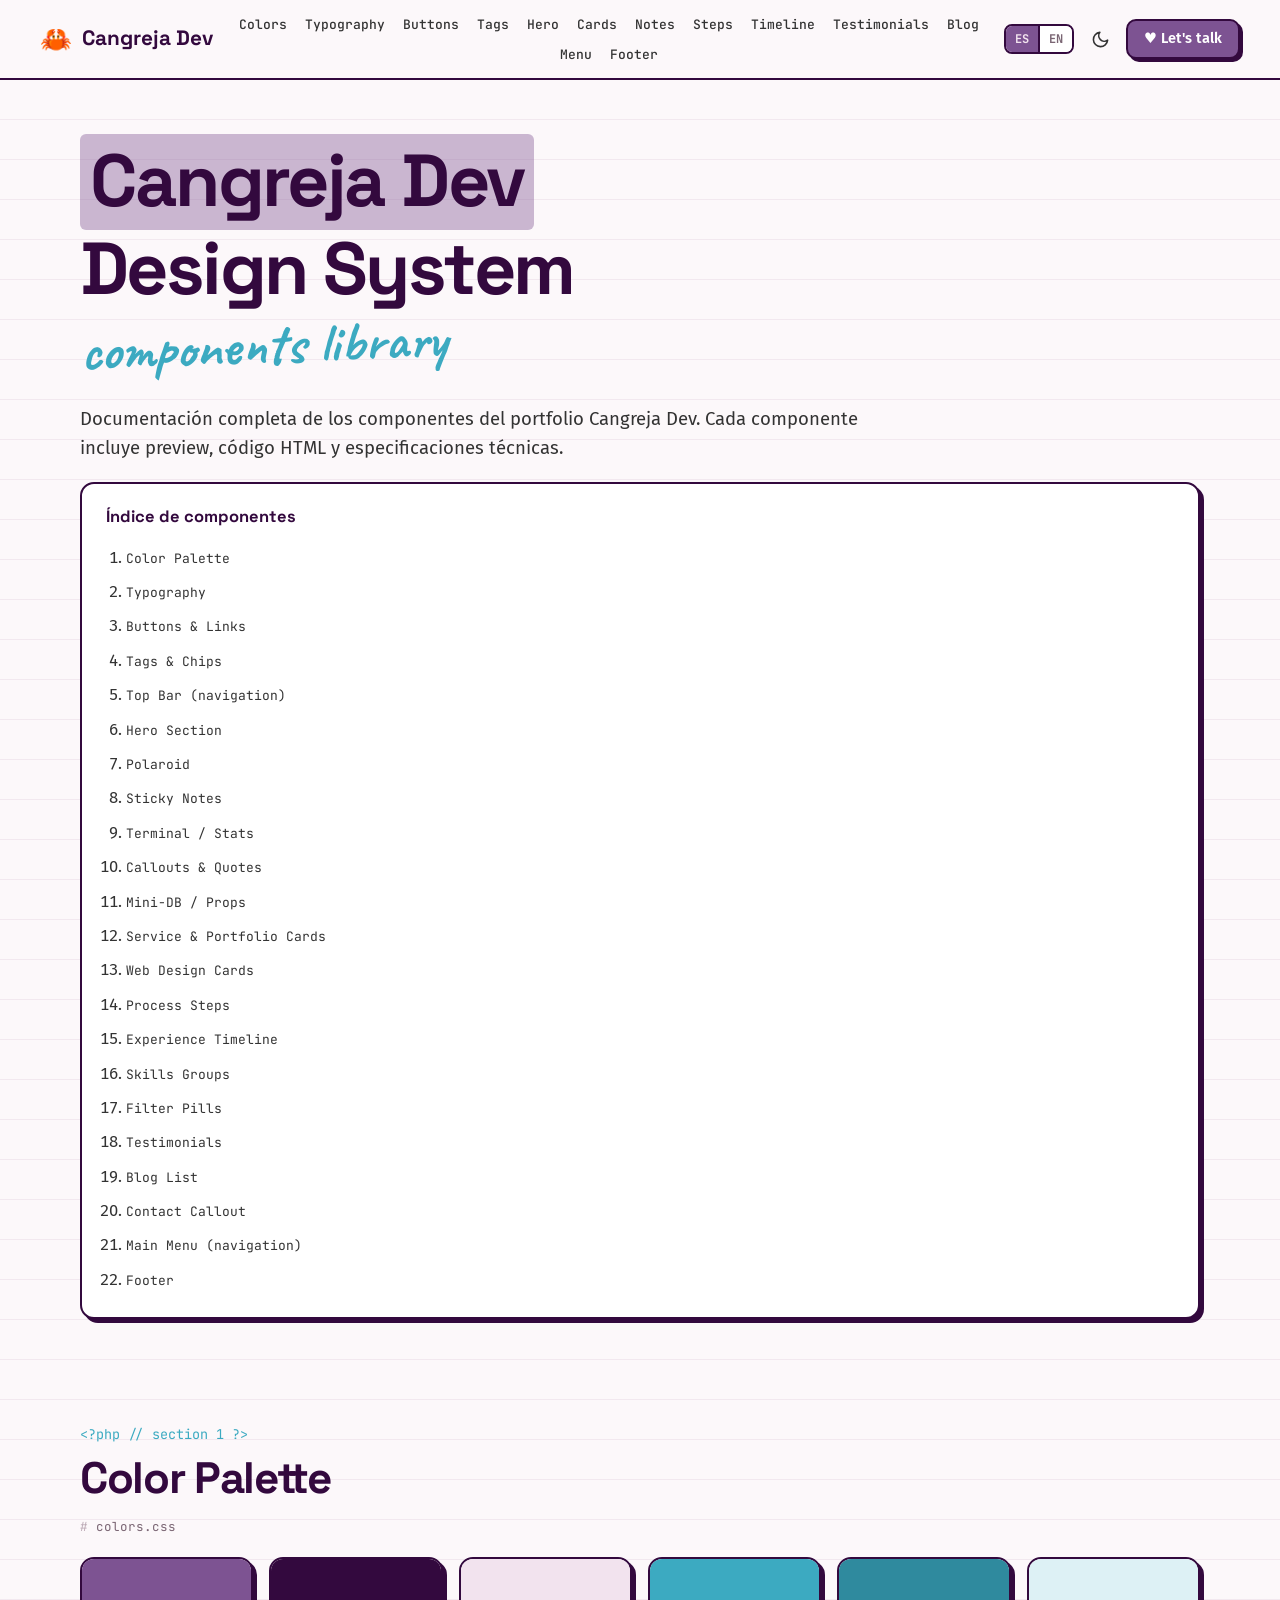
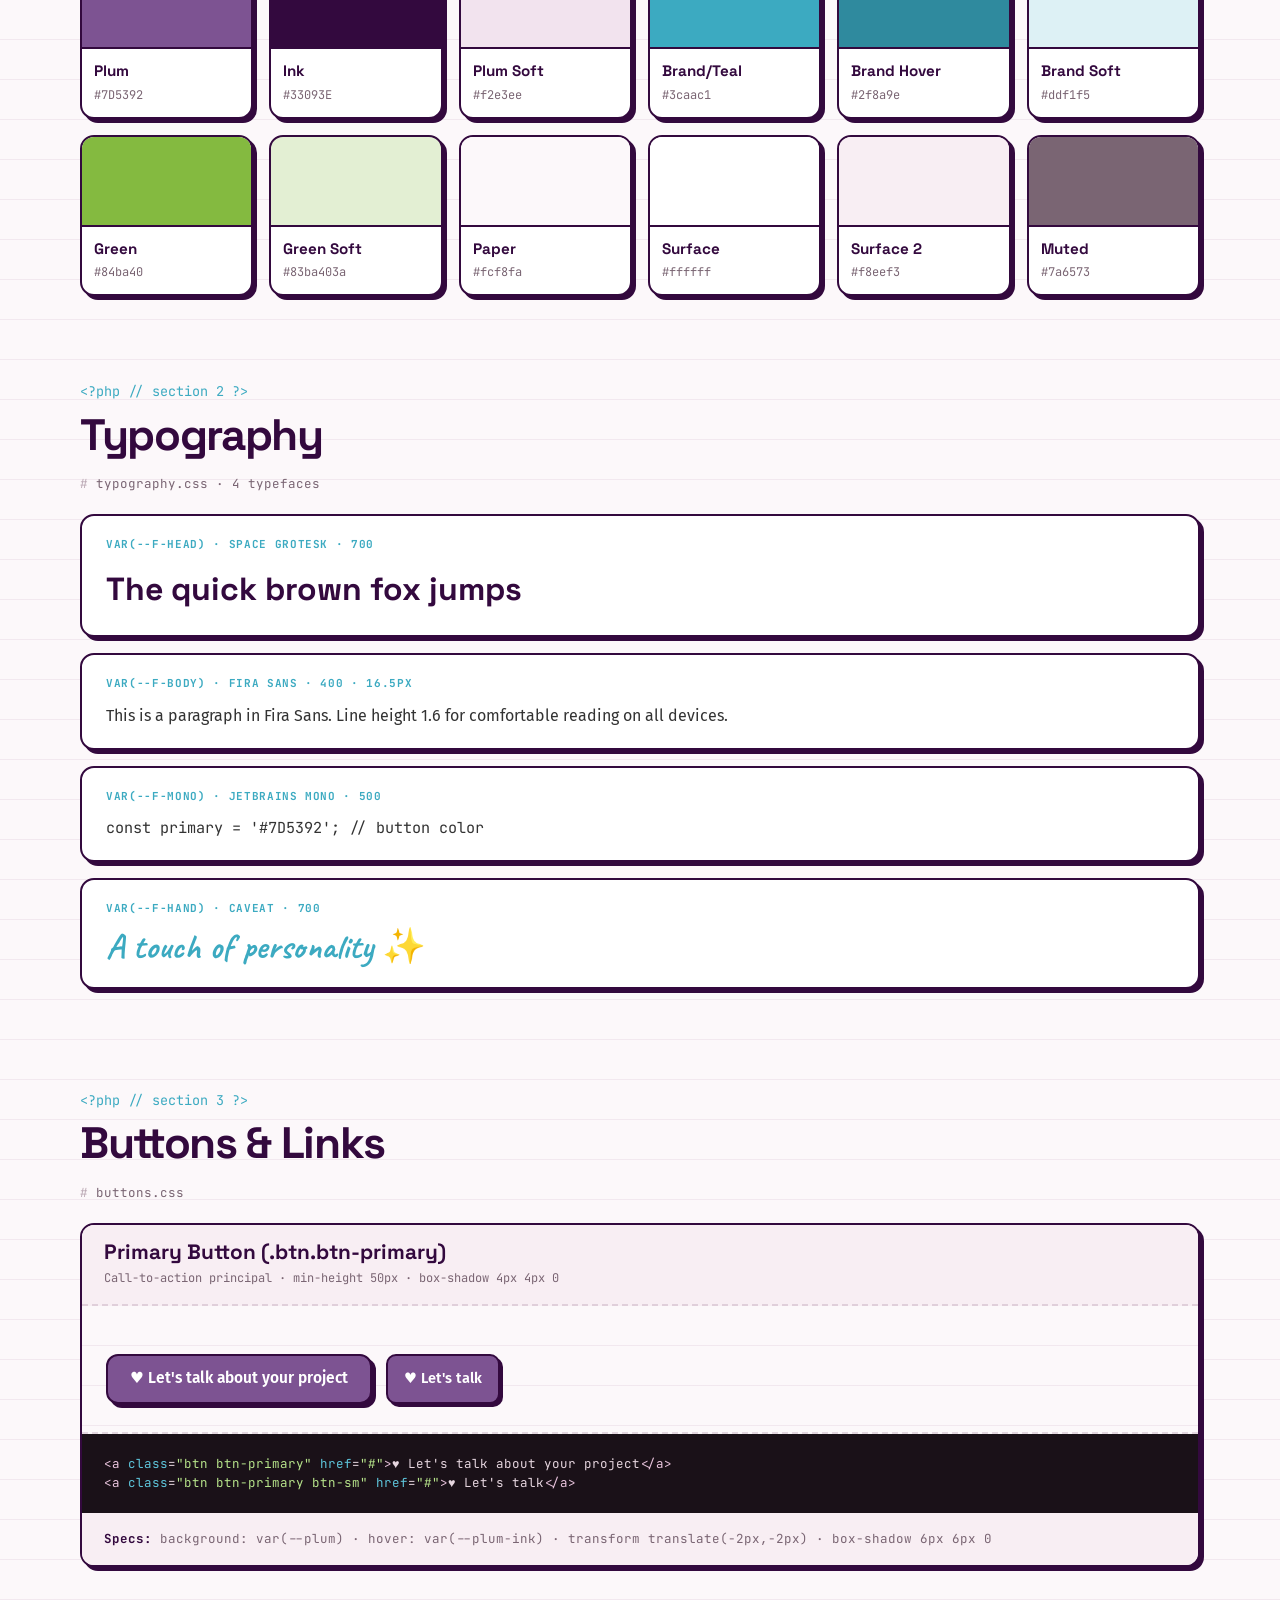
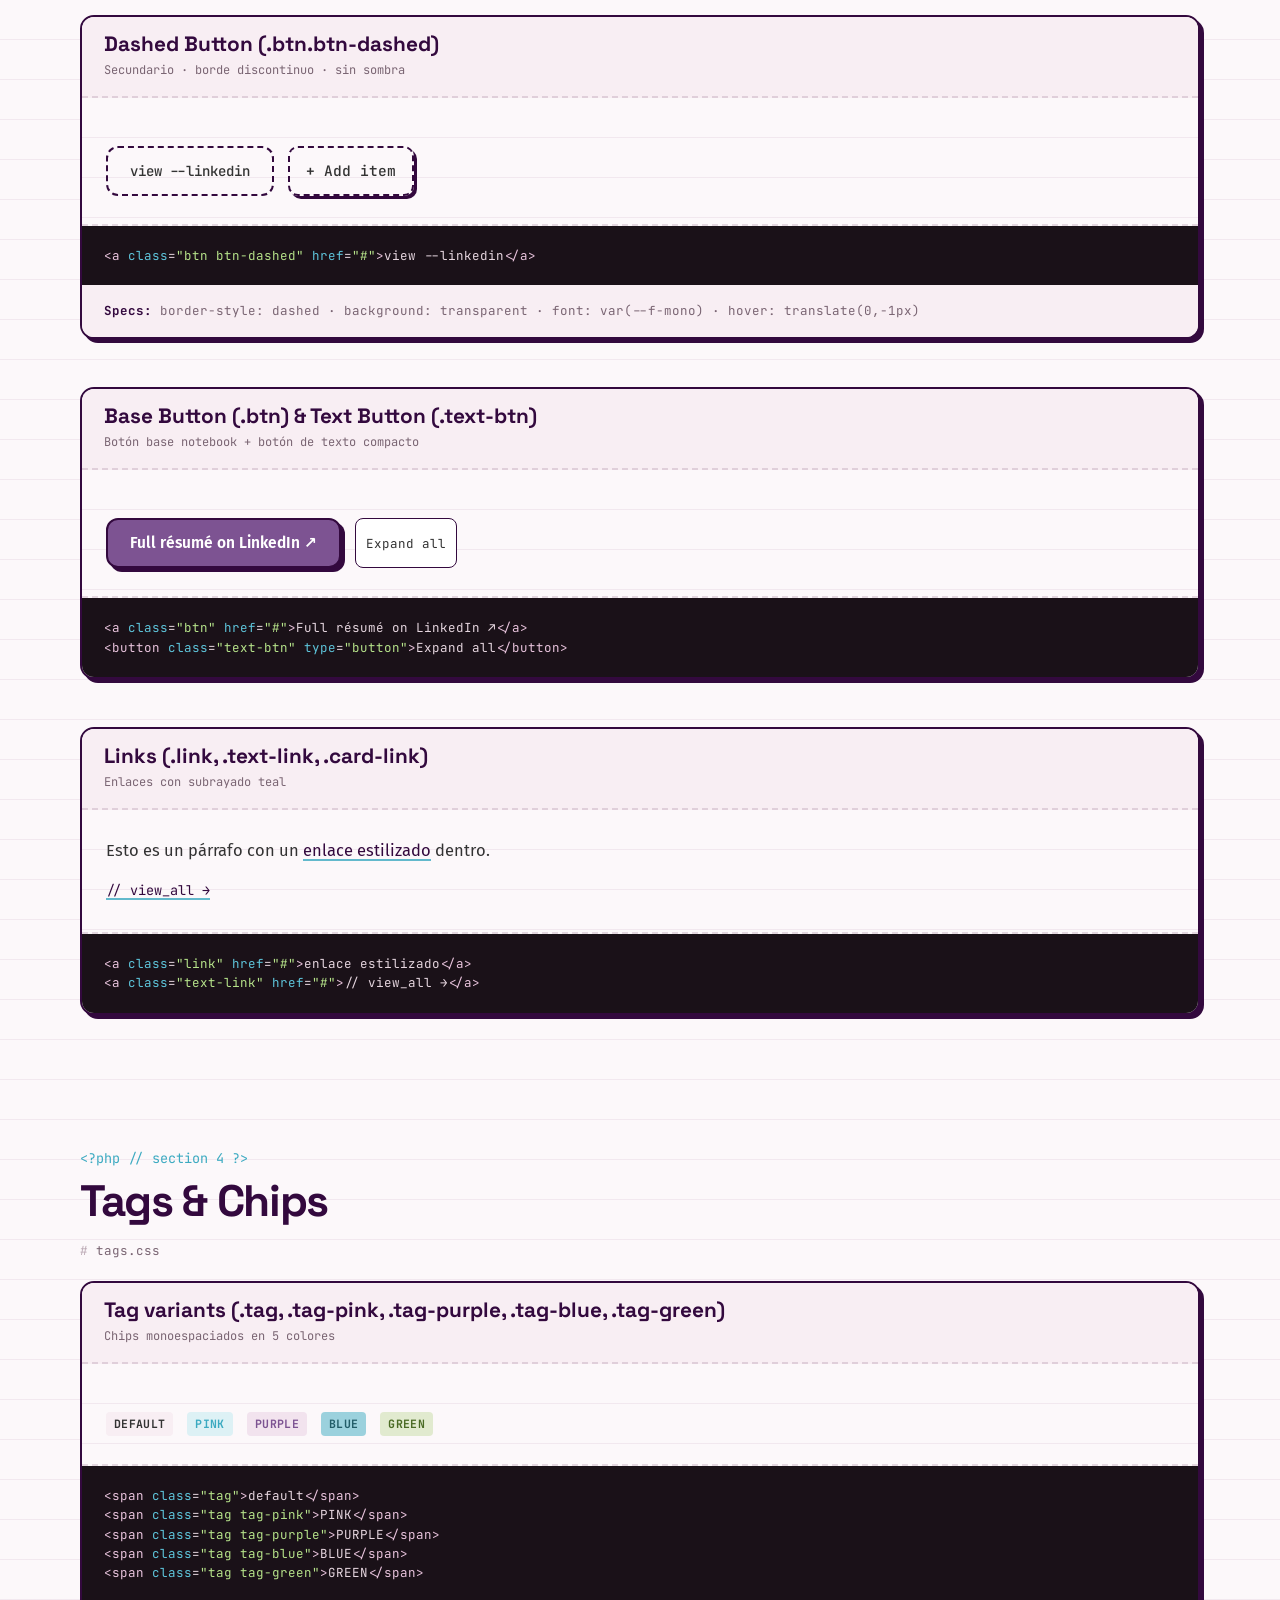
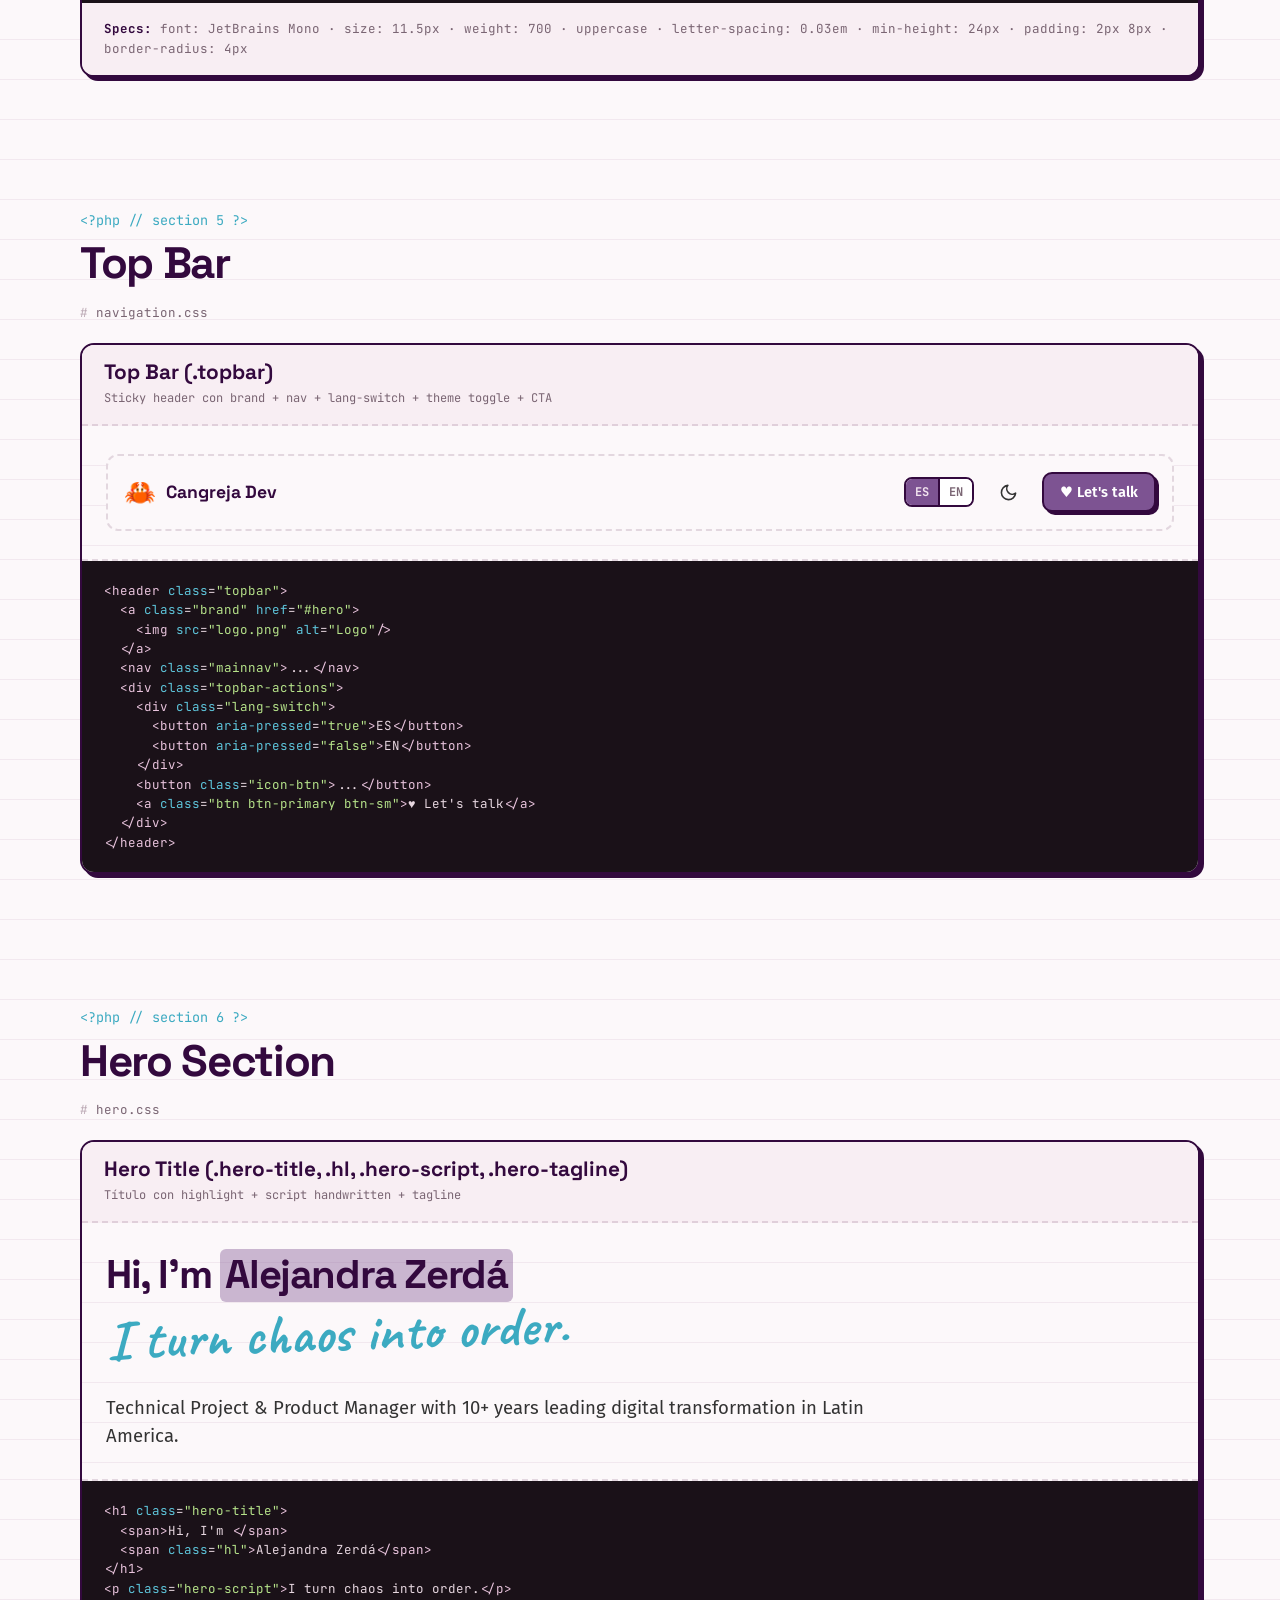
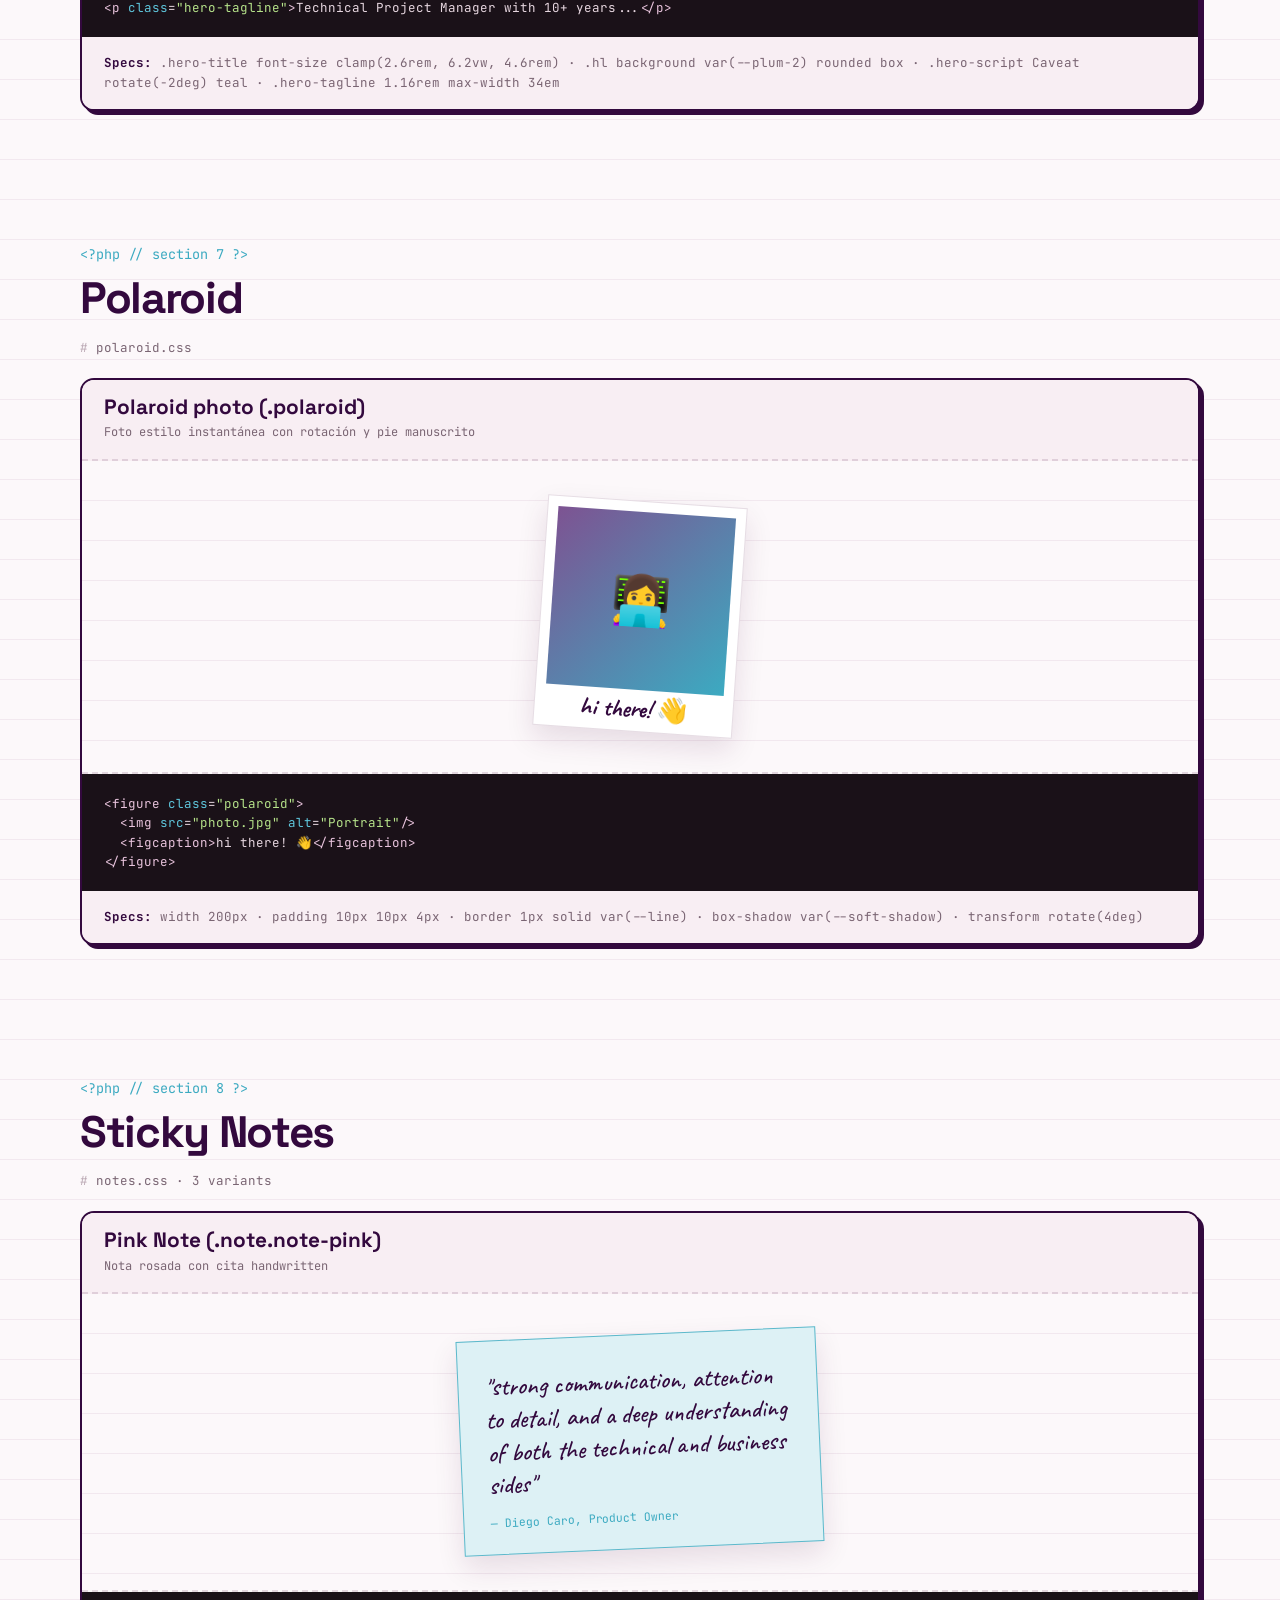
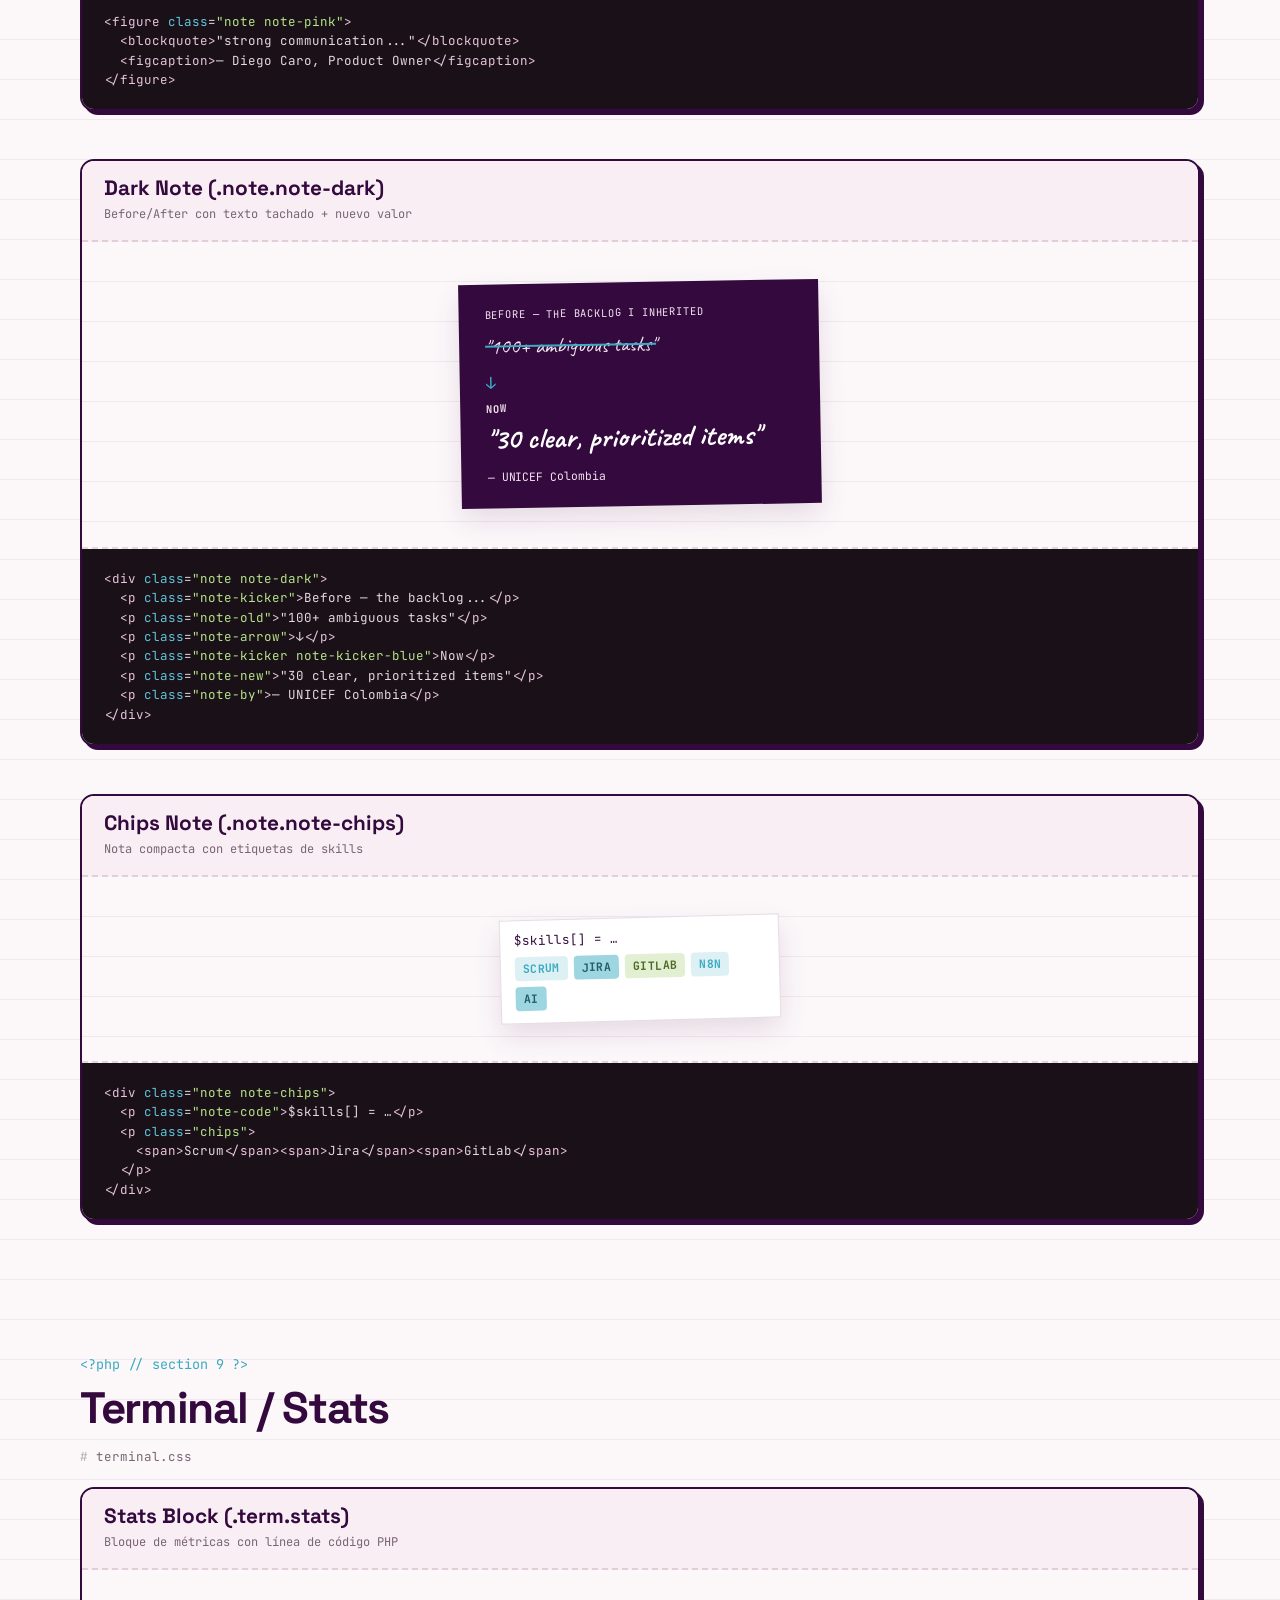
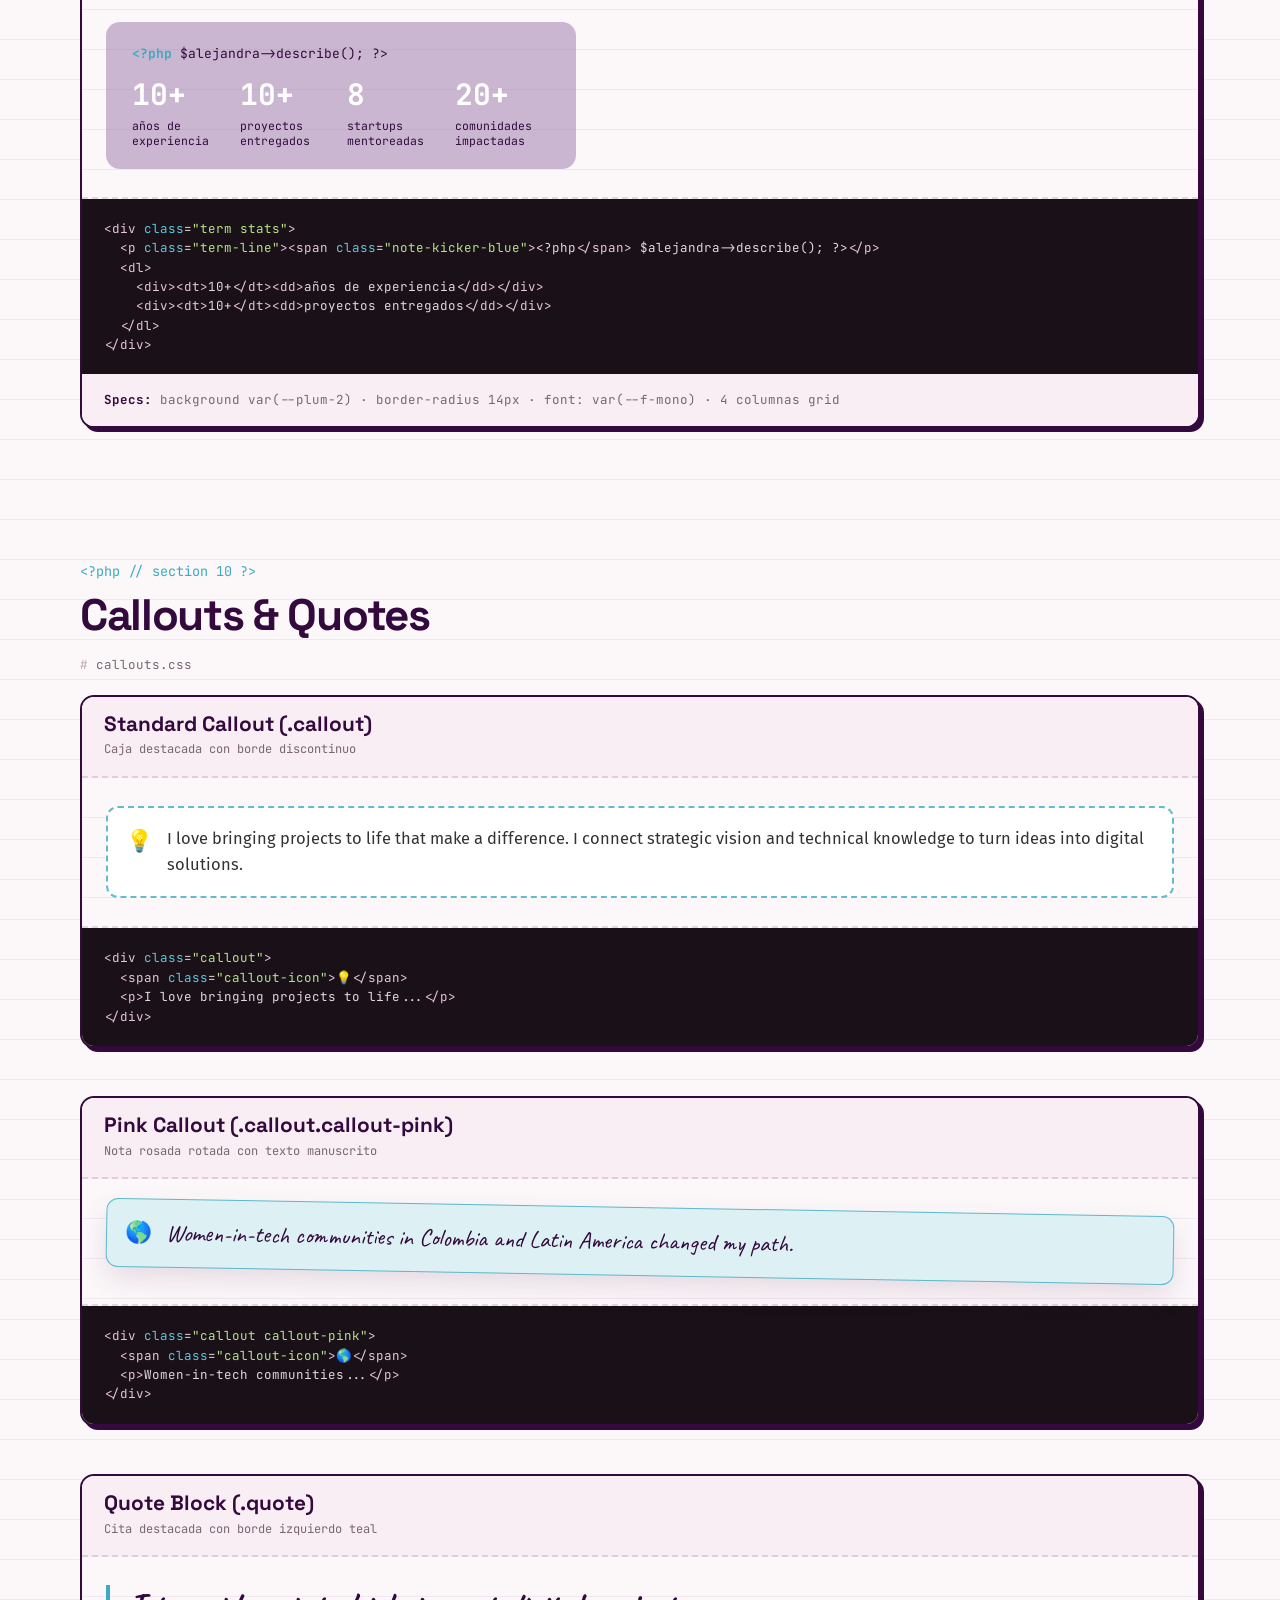
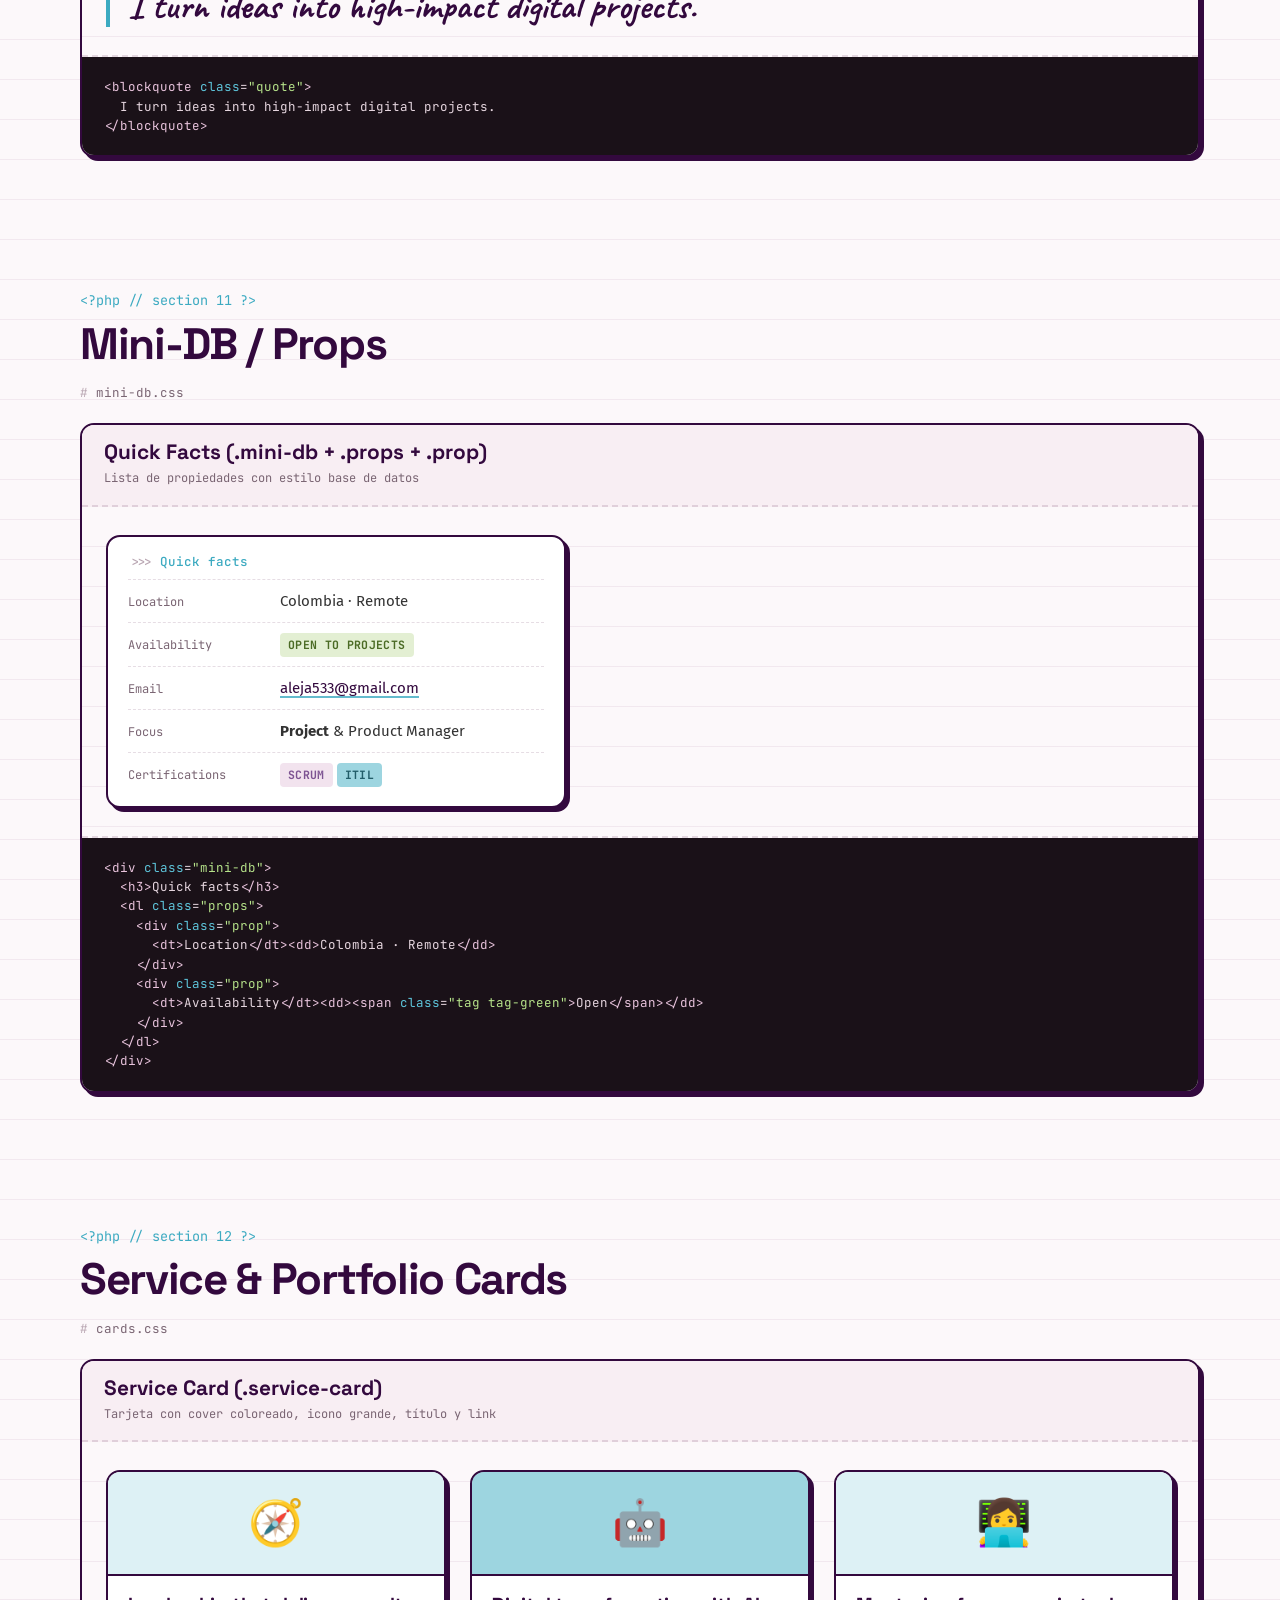
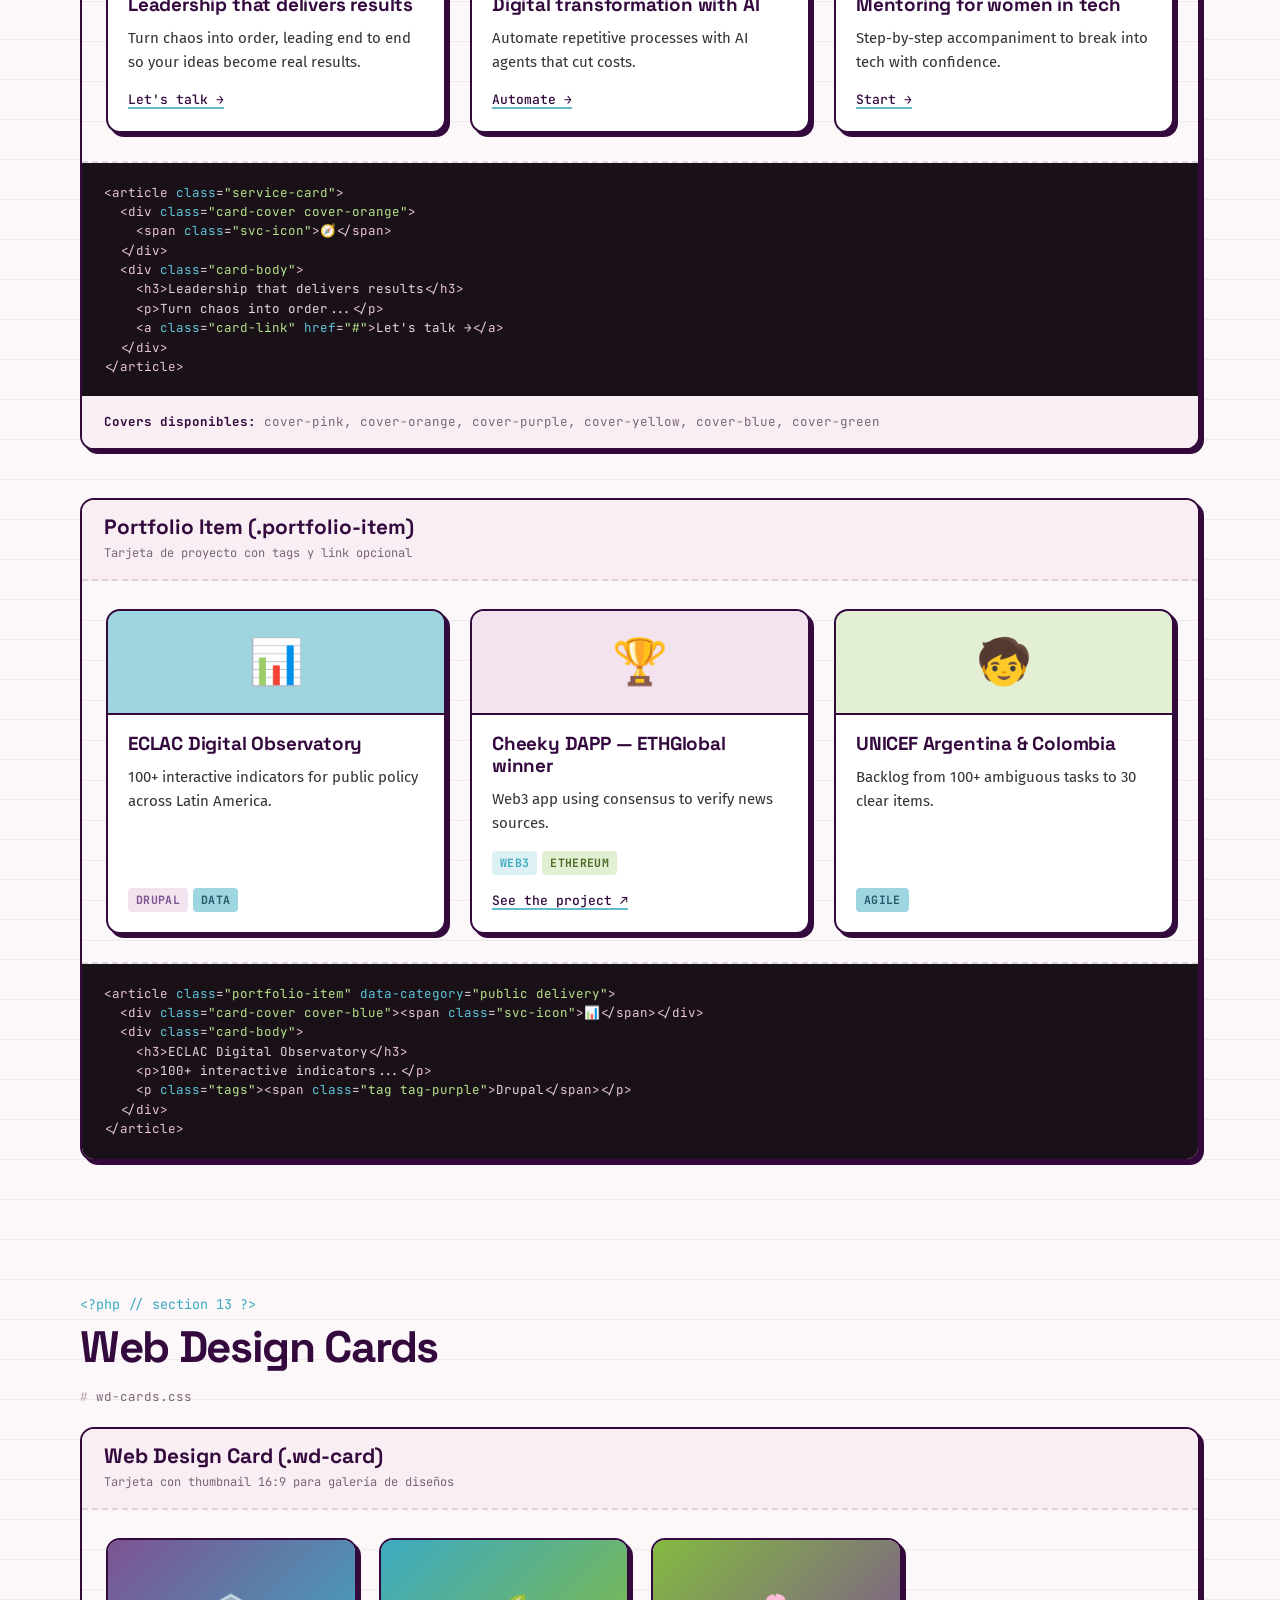
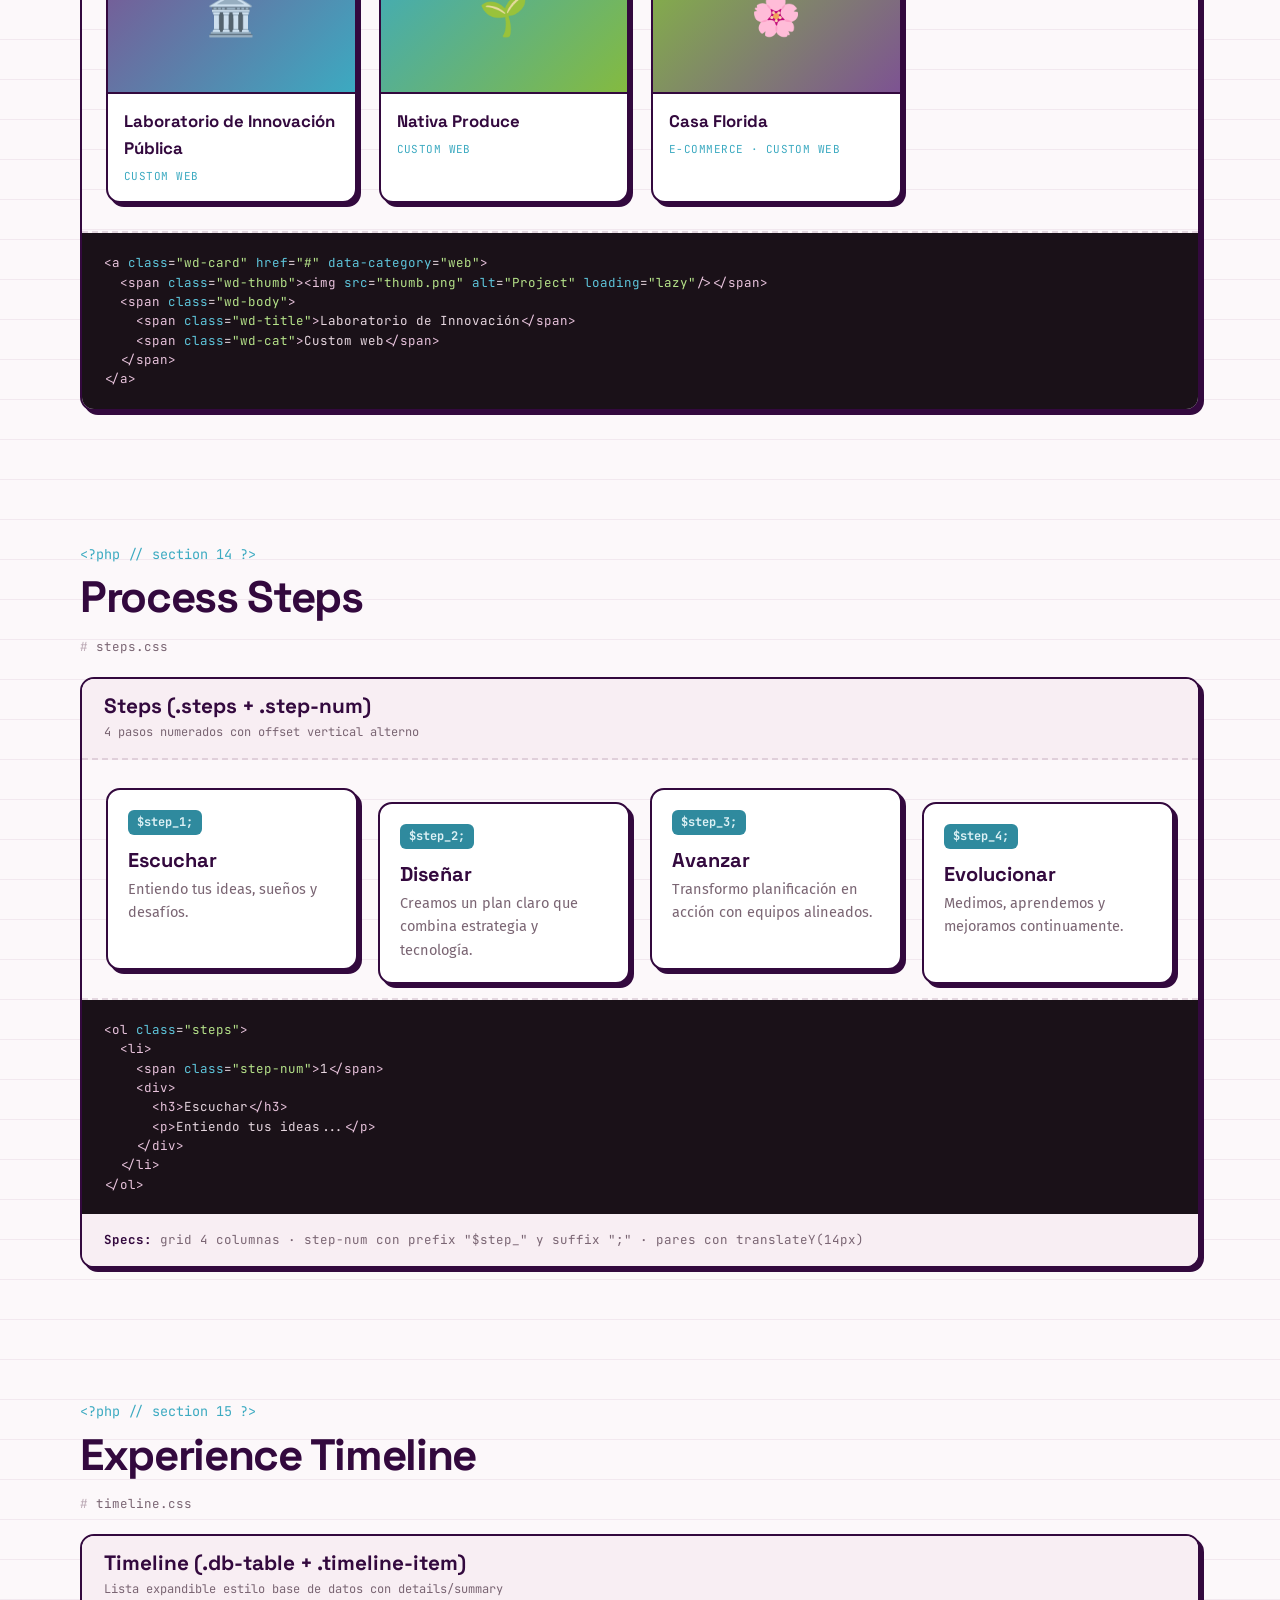
<file: componentes/componentes-showcase.html>
<!DOCTYPE html>
<html lang="es" data-ui-lang="es">
<head>
  <meta charset="UTF-8" />
  <meta name="viewport" content="width=device-width, initial-scale=1" />
  <title>Cangreja Dev — Design System Components</title>
  <meta name="description" content="Cangreja Dev Design System — Complete component library extracted from the portfolio HTML with previews, code and specifications." />
  <link rel="preconnect" href="https://fonts.googleapis.com">
  <link rel="preconnect" href="https://fonts.gstatic.com" crossorigin>
  <link href="https://fonts.googleapis.com/css2?family=Caveat:wght@400;500;600;700&family=Fira+Sans:wght@300;400;500;600;700&family=JetBrains+Mono:wght@400;500;700&family=Space+Grotesk:wght@400;500;600;700&display=swap" rel="stylesheet">
  
  <link rel="stylesheet" href="componentes.css" />
  <link rel="stylesheet" href="/../assets/css/style.css" />

</head>
<body>
  <!-- ========================================================================
       TOP BAR
       ======================================================================== -->
  <header class="topbar">
    <a class="brand" href="#top">
      <span class="brand-icon">🦀</span>
      <span>Cangreja Dev</span>
    </a>
    <nav class="mainnav" aria-label="Main">
      <ul>
        <li><a href="#colors">Colors</a></li>
        <li><a href="#typography">Typography</a></li>
        <li><a href="#buttons">Buttons</a></li>
        <li><a href="#tags">Tags</a></li>
        <li><a href="#hero">Hero</a></li>
        <li><a href="#cards">Cards</a></li>
        <li><a href="#notes">Notes</a></li>
        <li><a href="#steps">Steps</a></li>
        <li><a href="#timeline">Timeline</a></li>
        <li><a href="#testimonials">Testimonials</a></li>
        <li><a href="#blog">Blog</a></li>
        <li><a href="#menu">Menu</a></li>
        <li><a href="#footer">Footer</a></li>
      </ul>
    </nav>
    <div class="topbar-actions">
      <div class="lang-switch" role="group" aria-label="Language">
        <button type="button" data-set-lang="es" aria-pressed="true">ES</button>
        <button type="button" data-set-lang="en" aria-pressed="false">EN</button>
      </div>
      <button type="button" class="icon-btn" id="themeToggle" aria-label="Toggle dark mode">
        <svg class="i-moon" viewBox="0 0 24 24" aria-hidden="true"><path d="M21 12.8A9 9 0 1 1 11.2 3a7 7 0 0 0 9.8 9.8z" /></svg>
        <svg class="i-sun" viewBox="0 0 24 24" aria-hidden="true"><circle cx="12" cy="12" r="4" /><path d="M12 2v2M12 20v2M4.9 4.9l1.4 1.4M17.7 17.7l1.4 1.4M2 12h2M20 12h2M4.9 19.1l1.4-1.4M17.7 6.3l1.4-1.4" /></svg>
      </button>
      <a class="btn btn-primary btn-sm" href="#contact">♥ Let's talk</a>
    </div>
  </header>

  <main id="main">
    <!-- ========================================================================
         HERO INTRO
         ======================================================================== -->
    <section class="page hero-section" id="top">
      <h1 class="hero-title">
        <span class="hl">Cangreja Dev</span><br>
        Design System
      </h1>
      <p class="hero-script">components library</p>
      <p class="hero-tagline">
        Documentación completa de los componentes del portfolio Cangreja Dev. Cada componente incluye preview, código HTML y especificaciones técnicas.
      </p>

      <div class="toc">
        <strong style="font-family: var(--f-head); color: var(--text-strong);">Índice de componentes</strong>
        <ol style="margin-top: 10px;">
          <li><a href="#colors">Color Palette</a></li>
          <li><a href="#typography">Typography</a></li>
          <li><a href="#buttons">Buttons &amp; Links</a></li>
          <li><a href="#tags">Tags &amp; Chips</a></li>
          <li><a href="#topbar">Top Bar (navigation)</a></li>
          <li><a href="#hero">Hero Section</a></li>
          <li><a href="#polaroid">Polaroid</a></li>
          <li><a href="#notes">Sticky Notes</a></li>
          <li><a href="#term">Terminal / Stats</a></li>
          <li><a href="#callouts">Callouts &amp; Quotes</a></li>
          <li><a href="#minidb">Mini-DB / Props</a></li>
          <li><a href="#cards">Service &amp; Portfolio Cards</a></li>
          <li><a href="#wdcards">Web Design Cards</a></li>
          <li><a href="#steps">Process Steps</a></li>
          <li><a href="#timeline">Experience Timeline</a></li>
          <li><a href="#skills">Skills Groups</a></li>
          <li><a href="#filters">Filter Pills</a></li>
          <li><a href="#testimonials">Testimonials</a></li>
          <li><a href="#blog">Blog List</a></li>
          <li><a href="#contact">Contact Callout</a></li>
          <li><a href="#menu">Main Menu (navigation)</a></li>
          <li><a href="#footer">Footer</a></li>
        </ol>
      </div>
    </section>

    <!-- 1. COLORS -->
    <section class="page block-section" id="colors">
      <h2>Color Palette</h2>
      <p class="muted">colors.css</p>
      <div class="color-grid">
        <div class="color-card"><div class="color-swatch" style="background:#7D5392;"></div><div class="color-info"><div class="color-name">Plum</div><div class="color-hex">#7D5392</div></div></div>
        <div class="color-card"><div class="color-swatch" style="background:#33093E;"></div><div class="color-info"><div class="color-name">Ink</div><div class="color-hex">#33093E</div></div></div>
        <div class="color-card"><div class="color-swatch" style="background:#f2e3ee;"></div><div class="color-info"><div class="color-name">Plum Soft</div><div class="color-hex">#f2e3ee</div></div></div>
        <div class="color-card"><div class="color-swatch" style="background:#3caac1;"></div><div class="color-info"><div class="color-name">Brand/Teal</div><div class="color-hex">#3caac1</div></div></div>
        <div class="color-card"><div class="color-swatch" style="background:#2f8a9e;"></div><div class="color-info"><div class="color-name">Brand Hover</div><div class="color-hex">#2f8a9e</div></div></div>
        <div class="color-card"><div class="color-swatch" style="background:#ddf1f5;"></div><div class="color-info"><div class="color-name">Brand Soft</div><div class="color-hex">#ddf1f5</div></div></div>
        <div class="color-card"><div class="color-swatch" style="background:#84ba40;"></div><div class="color-info"><div class="color-name">Green</div><div class="color-hex">#84ba40</div></div></div>
        <div class="color-card"><div class="color-swatch" style="background:#83ba403a;"></div><div class="color-info"><div class="color-name">Green Soft</div><div class="color-hex">#83ba403a</div></div></div>
        <div class="color-card"><div class="color-swatch" style="background:#fcf8fa;"></div><div class="color-info"><div class="color-name">Paper</div><div class="color-hex">#fcf8fa</div></div></div>
        <div class="color-card"><div class="color-swatch" style="background:#ffffff; border-bottom:2px solid var(--border);"></div><div class="color-info"><div class="color-name">Surface</div><div class="color-hex">#ffffff</div></div></div>
        <div class="color-card"><div class="color-swatch" style="background:#f8eef3;"></div><div class="color-info"><div class="color-name">Surface 2</div><div class="color-hex">#f8eef3</div></div></div>
        <div class="color-card"><div class="color-swatch" style="background:#7a6573;"></div><div class="color-info"><div class="color-name">Muted</div><div class="color-hex">#7a6573</div></div></div>
      </div>
    </section>

    <!-- 2. TYPOGRAPHY -->
    <section class="page block-section" id="typography">
      <h2>Typography</h2>
      <p class="muted">typography.css · 4 typefaces</p>
      <div class="type-sample">
        <div class="type-label">var(--f-head) · Space Grotesk · 700</div>
        <p class="type-head">The quick brown fox jumps</p>
      </div>
      <div class="type-sample">
        <div class="type-label">var(--f-body) · Fira Sans · 400 · 16.5px</div>
        <p class="type-body">This is a paragraph in Fira Sans. Line height 1.6 for comfortable reading on all devices.</p>
      </div>
      <div class="type-sample">
        <div class="type-label">var(--f-mono) · JetBrains Mono · 500</div>
        <p class="type-mono">const primary = '#7D5392'; // button color</p>
      </div>
      <div class="type-sample">
        <div class="type-label">var(--f-hand) · Caveat · 700</div>
        <p class="type-hand">A touch of personality ✨</p>
      </div>
    </section>

    <!-- 3. BUTTONS -->
    <section class="page block-section" id="buttons">
      <h2>Buttons &amp; Links</h2>
      <p class="muted">buttons.css</p>

      <article class="component">
        <div class="component-header">
          <h3>Primary Button (.btn.btn-primary)</h3>
          <div class="meta">Call-to-action principal · min-height 50px · box-shadow 4px 4px 0</div>
        </div>
        <div class="component-preview">
          <div class="btn-row">
            <a class="btn btn-primary" href="#">♥ Let's talk about your project</a>
            <a class="btn btn-primary btn-sm" href="#">♥ Let's talk</a>
          </div>
        </div>
        <pre class="component-code"><span class="k">&lt;a</span> <span class="a">class</span>=<span class="s">"btn btn-primary"</span> <span class="a">href</span>=<span class="s">"#"</span><span class="k">&gt;</span>♥ Let's talk about your project<span class="k">&lt;/a&gt;</span>
<span class="k">&lt;a</span> <span class="a">class</span>=<span class="s">"btn btn-primary btn-sm"</span> <span class="a">href</span>=<span class="s">"#"</span><span class="k">&gt;</span>♥ Let's talk<span class="k">&lt;/a&gt;</span></pre>
        <div class="component-specs"><strong>Specs:</strong> background: var(--plum) · hover: var(--plum-ink) · transform translate(-2px,-2px) · box-shadow 6px 6px 0</div>
      </article>

      <article class="component">
        <div class="component-header">
          <h3>Dashed Button (.btn.btn-dashed)</h3>
          <div class="meta">Secundario · borde discontinuo · sin sombra</div>
        </div>
        <div class="component-preview">
          <div class="btn-row">
            <a class="btn btn-dashed" href="#">view --linkedin</a>
            <a class="btn btn-dashed btn-sm" href="#">+ Add item</a>
          </div>
        </div>
        <pre class="component-code"><span class="k">&lt;a</span> <span class="a">class</span>=<span class="s">"btn btn-dashed"</span> <span class="a">href</span>=<span class="s">"#"</span><span class="k">&gt;</span>view --linkedin<span class="k">&lt;/a&gt;</span></pre>
        <div class="component-specs"><strong>Specs:</strong> border-style: dashed · background: transparent · font: var(--f-mono) · hover: translate(0,-1px)</div>
      </article>

      <article class="component">
        <div class="component-header">
          <h3>Base Button (.btn) &amp; Text Button (.text-btn)</h3>
          <div class="meta">Botón base notebook + botón de texto compacto</div>
        </div>
        <div class="component-preview">
          <div class="btn-row">
            <a class="btn" href="#">Full résumé on LinkedIn ↗</a>
            <button class="text-btn" type="button">Expand all</button>
          </div>
        </div>
        <pre class="component-code"><span class="k">&lt;a</span> <span class="a">class</span>=<span class="s">"btn"</span> <span class="a">href</span>=<span class="s">"#"</span><span class="k">&gt;</span>Full résumé on LinkedIn ↗<span class="k">&lt;/a&gt;</span>
<span class="k">&lt;button</span> <span class="a">class</span>=<span class="s">"text-btn"</span> <span class="a">type</span>=<span class="s">"button"</span><span class="k">&gt;</span>Expand all<span class="k">&lt;/button&gt;</span></pre>
      </article>

      <article class="component">
        <div class="component-header">
          <h3>Links (.link, .text-link, .card-link)</h3>
          <div class="meta">Enlaces con subrayado teal</div>
        </div>
        <div class="component-preview">
          <p>Esto es un párrafo con un <a class="link" href="#">enlace estilizado</a> dentro.</p>
          <a class="text-link" href="#">// view_all →</a>
        </div>
        <pre class="component-code"><span class="k">&lt;a</span> <span class="a">class</span>=<span class="s">"link"</span> <span class="a">href</span>=<span class="s">"#"</span><span class="k">&gt;</span>enlace estilizado<span class="k">&lt;/a&gt;</span>
<span class="k">&lt;a</span> <span class="a">class</span>=<span class="s">"text-link"</span> <span class="a">href</span>=<span class="s">"#"</span><span class="k">&gt;</span>// view_all →<span class="k">&lt;/a&gt;</span></pre>
      </article>
    </section>

    <!-- 4. TAGS -->
    <section class="page block-section" id="tags">
      <h2>Tags &amp; Chips</h2>
      <p class="muted">tags.css</p>
      <article class="component">
        <div class="component-header">
          <h3>Tag variants (.tag, .tag-pink, .tag-purple, .tag-blue, .tag-green)</h3>
          <div class="meta">Chips monoespaciados en 5 colores</div>
        </div>
        <div class="component-preview">
          <div class="btn-row">
            <span class="tag">default</span>
            <span class="tag tag-pink">PINK</span>
            <span class="tag tag-purple">PURPLE</span>
            <span class="tag tag-blue">BLUE</span>
            <span class="tag tag-green">GREEN</span>
          </div>
        </div>
        <pre class="component-code"><span class="k">&lt;span</span> <span class="a">class</span>=<span class="s">"tag"</span><span class="k">&gt;</span>default<span class="k">&lt;/span&gt;</span>
<span class="k">&lt;span</span> <span class="a">class</span>=<span class="s">"tag tag-pink"</span><span class="k">&gt;</span>PINK<span class="k">&lt;/span&gt;</span>
<span class="k">&lt;span</span> <span class="a">class</span>=<span class="s">"tag tag-purple"</span><span class="k">&gt;</span>PURPLE<span class="k">&lt;/span&gt;</span>
<span class="k">&lt;span</span> <span class="a">class</span>=<span class="s">"tag tag-blue"</span><span class="k">&gt;</span>BLUE<span class="k">&lt;/span&gt;</span>
<span class="k">&lt;span</span> <span class="a">class</span>=<span class="s">"tag tag-green"</span><span class="k">&gt;</span>GREEN<span class="k">&lt;/span&gt;</span></pre>
        <div class="component-specs"><strong>Specs:</strong> font: JetBrains Mono · size: 11.5px · weight: 700 · uppercase · letter-spacing: 0.03em · min-height: 24px · padding: 2px 8px · border-radius: 4px</div>
      </article>
    </section>

    <!-- 5. TOP BAR -->
    <section class="page block-section" id="topbar">
      <h2>Top Bar</h2>
      <p class="muted">navigation.css</p>
      <article class="component">
        <div class="component-header">
          <h3>Top Bar (.topbar)</h3>
          <div class="meta">Sticky header con brand + nav + lang-switch + theme toggle + CTA</div>
        </div>
        <div class="component-preview">
          <div style="display:flex; align-items:center; gap:16px; padding:16px; background:var(--paper); border:2px dashed var(--line); border-radius:12px;">
            <div class="brand" style="font-size:1.1rem;"><span class="brand-icon">🦀</span> Cangreja Dev</div>
            <div style="flex:1;"></div>
            <div class="lang-switch">
              <button aria-pressed="true">ES</button>
              <button aria-pressed="false">EN</button>
            </div>
            <button class="icon-btn">
              <svg class="i-moon" viewBox="0 0 24 24"><path d="M21 12.8A9 9 0 1 1 11.2 3a7 7 0 0 0 9.8 9.8z" /></svg>
            </button>
            <a class="btn btn-primary btn-sm" href="#">♥ Let's talk</a>
          </div>
        </div>
        <pre class="component-code"><span class="k">&lt;header</span> <span class="a">class</span>=<span class="s">"topbar"</span><span class="k">&gt;</span>
  <span class="k">&lt;a</span> <span class="a">class</span>=<span class="s">"brand"</span> <span class="a">href</span>=<span class="s">"#hero"</span><span class="k">&gt;</span>
    <span class="k">&lt;img</span> <span class="a">src</span>=<span class="s">"logo.png"</span> <span class="a">alt</span>=<span class="s">"Logo"</span><span class="k">/&gt;</span>
  <span class="k">&lt;/a&gt;</span>
  <span class="k">&lt;nav</span> <span class="a">class</span>=<span class="s">"mainnav"</span><span class="k">&gt;</span>...<span class="k">&lt;/nav&gt;</span>
  <span class="k">&lt;div</span> <span class="a">class</span>=<span class="s">"topbar-actions"</span><span class="k">&gt;</span>
    <span class="k">&lt;div</span> <span class="a">class</span>=<span class="s">"lang-switch"</span><span class="k">&gt;</span>
      <span class="k">&lt;button</span> <span class="a">aria-pressed</span>=<span class="s">"true"</span><span class="k">&gt;</span>ES<span class="k">&lt;/button&gt;</span>
      <span class="k">&lt;button</span> <span class="a">aria-pressed</span>=<span class="s">"false"</span><span class="k">&gt;</span>EN<span class="k">&lt;/button&gt;</span>
    <span class="k">&lt;/div&gt;</span>
    <span class="k">&lt;button</span> <span class="a">class</span>=<span class="s">"icon-btn"</span><span class="k">&gt;</span>...<span class="k">&lt;/button&gt;</span>
    <span class="k">&lt;a</span> <span class="a">class</span>=<span class="s">"btn btn-primary btn-sm"</span><span class="k">&gt;</span>♥ Let's talk<span class="k">&lt;/a&gt;</span>
  <span class="k">&lt;/div&gt;</span>
<span class="k">&lt;/header&gt;</span></pre>
      </article>
    </section>

    <!-- 6. HERO -->
    <section class="page block-section" id="hero">
      <h2>Hero Section</h2>
      <p class="muted">hero.css</p>
      <article class="component">
        <div class="component-header">
          <h3>Hero Title (.hero-title, .hl, .hero-script, .hero-tagline)</h3>
          <div class="meta">Título con highlight + script handwritten + tagline</div>
        </div>
        <div class="component-preview">
          <h1 class="hero-title" style="font-size: 2.5rem;">
            <span>Hi, I'm </span>
            <span class="hl">Alejandra Zerdá</span>
          </h1>
          <p class="hero-script">I turn chaos into order.</p>
          <p class="hero-tagline">Technical Project &amp; Product Manager with 10+ years leading digital transformation in Latin America.</p>
        </div>
        <pre class="component-code"><span class="k">&lt;h1</span> <span class="a">class</span>=<span class="s">"hero-title"</span><span class="k">&gt;</span>
  <span class="k">&lt;span&gt;</span>Hi, I'm <span class="k">&lt;/span&gt;</span>
  <span class="k">&lt;span</span> <span class="a">class</span>=<span class="s">"hl"</span><span class="k">&gt;</span>Alejandra Zerdá<span class="k">&lt;/span&gt;</span>
<span class="k">&lt;/h1&gt;</span>
<span class="k">&lt;p</span> <span class="a">class</span>=<span class="s">"hero-script"</span><span class="k">&gt;</span>I turn chaos into order.<span class="k">&lt;/p&gt;</span>
<span class="k">&lt;p</span> <span class="a">class</span>=<span class="s">"hero-tagline"</span><span class="k">&gt;</span>Technical Project Manager with 10+ years...<span class="k">&lt;/p&gt;</span></pre>
        <div class="component-specs"><strong>Specs:</strong> .hero-title font-size clamp(2.6rem, 6.2vw, 4.6rem) · .hl background var(--plum-2) rounded box · .hero-script Caveat rotate(-2deg) teal · .hero-tagline 1.16rem max-width 34em</div>
      </article>
    </section>

    <!-- 7. POLAROID -->
    <section class="page block-section" id="polaroid">
      <h2>Polaroid</h2>
      <p class="muted">polaroid.css</p>
      <article class="component">
        <div class="component-header">
          <h3>Polaroid photo (.polaroid)</h3>
          <div class="meta">Foto estilo instantánea con rotación y pie manuscrito</div>
        </div>
        <div class="component-preview" style="display:flex; justify-content:center; padding:40px;">
          <figure class="polaroid">
            <div class="polaroid-img">👩‍💻</div>
            <figcaption>hi there! 👋</figcaption>
          </figure>
        </div>
        <pre class="component-code"><span class="k">&lt;figure</span> <span class="a">class</span>=<span class="s">"polaroid"</span><span class="k">&gt;</span>
  <span class="k">&lt;img</span> <span class="a">src</span>=<span class="s">"photo.jpg"</span> <span class="a">alt</span>=<span class="s">"Portrait"</span><span class="k">/&gt;</span>
  <span class="k">&lt;figcaption&gt;</span>hi there! 👋<span class="k">&lt;/figcaption&gt;</span>
<span class="k">&lt;/figure&gt;</span></pre>
        <div class="component-specs"><strong>Specs:</strong> width 200px · padding 10px 10px 4px · border 1px solid var(--line) · box-shadow var(--soft-shadow) · transform rotate(4deg)</div>
      </article>
    </section>

    <!-- 8. NOTES -->
    <section class="page block-section" id="notes">
      <h2>Sticky Notes</h2>
      <p class="muted">notes.css · 3 variants</p>

      <article class="component">
        <div class="component-header">
          <h3>Pink Note (.note.note-pink)</h3>
          <div class="meta">Nota rosada con cita handwritten</div>
        </div>
        <div class="component-preview" style="padding:40px; display:flex; justify-content:center;">
          <figure class="note note-pink" style="max-width:360px;">
            <blockquote>"strong communication, attention to detail, and a deep understanding of both the technical and business sides"</blockquote>
            <figcaption>— Diego Caro, Product Owner</figcaption>
          </figure>
        </div>
        <pre class="component-code"><span class="k">&lt;figure</span> <span class="a">class</span>=<span class="s">"note note-pink"</span><span class="k">&gt;</span>
  <span class="k">&lt;blockquote&gt;</span>"strong communication..."<span class="k">&lt;/blockquote&gt;</span>
  <span class="k">&lt;figcaption&gt;</span>— Diego Caro, Product Owner<span class="k">&lt;/figcaption&gt;</span>
<span class="k">&lt;/figure&gt;</span></pre>
      </article>

      <article class="component">
        <div class="component-header">
          <h3>Dark Note (.note.note-dark)</h3>
          <div class="meta">Before/After con texto tachado + nuevo valor</div>
        </div>
        <div class="component-preview" style="padding:40px; display:flex; justify-content:center;">
          <div class="note note-dark" style="max-width:360px; margin-left:0;">
            <p class="note-kicker">Before — the backlog I inherited</p>
            <p class="note-old">"100+ ambiguous tasks"</p>
            <p class="note-arrow" aria-hidden="true">↓</p>
            <p class="note-kicker note-kicker-blue">Now</p>
            <p class="note-new">"30 clear, prioritized items"</p>
            <p class="note-by">— UNICEF Colombia</p>
          </div>
        </div>
        <pre class="component-code"><span class="k">&lt;div</span> <span class="a">class</span>=<span class="s">"note note-dark"</span><span class="k">&gt;</span>
  <span class="k">&lt;p</span> <span class="a">class</span>=<span class="s">"note-kicker"</span><span class="k">&gt;</span>Before — the backlog...<span class="k">&lt;/p&gt;</span>
  <span class="k">&lt;p</span> <span class="a">class</span>=<span class="s">"note-old"</span><span class="k">&gt;</span>"100+ ambiguous tasks"<span class="k">&lt;/p&gt;</span>
  <span class="k">&lt;p</span> <span class="a">class</span>=<span class="s">"note-arrow"</span><span class="k">&gt;</span>↓<span class="k">&lt;/p&gt;</span>
  <span class="k">&lt;p</span> <span class="a">class</span>=<span class="s">"note-kicker note-kicker-blue"</span><span class="k">&gt;</span>Now<span class="k">&lt;/p&gt;</span>
  <span class="k">&lt;p</span> <span class="a">class</span>=<span class="s">"note-new"</span><span class="k">&gt;</span>"30 clear, prioritized items"<span class="k">&lt;/p&gt;</span>
  <span class="k">&lt;p</span> <span class="a">class</span>=<span class="s">"note-by"</span><span class="k">&gt;</span>— UNICEF Colombia<span class="k">&lt;/p&gt;</span>
<span class="k">&lt;/div&gt;</span></pre>
      </article>

      <article class="component">
        <div class="component-header">
          <h3>Chips Note (.note.note-chips)</h3>
          <div class="meta">Nota compacta con etiquetas de skills</div>
        </div>
        <div class="component-preview" style="padding:40px; display:flex; justify-content:center;">
          <div class="note note-chips" style="max-width:280px;">
            <p class="note-code">$skills[] = …</p>
            <p class="chips"><span>Scrum</span><span>Jira</span><span>GitLab</span><span>n8n</span><span>AI</span></p>
          </div>
        </div>
        <pre class="component-code"><span class="k">&lt;div</span> <span class="a">class</span>=<span class="s">"note note-chips"</span><span class="k">&gt;</span>
  <span class="k">&lt;p</span> <span class="a">class</span>=<span class="s">"note-code"</span><span class="k">&gt;</span>$skills[] = …<span class="k">&lt;/p&gt;</span>
  <span class="k">&lt;p</span> <span class="a">class</span>=<span class="s">"chips"</span><span class="k">&gt;</span>
    <span class="k">&lt;span&gt;</span>Scrum<span class="k">&lt;/span&gt;&lt;span&gt;</span>Jira<span class="k">&lt;/span&gt;&lt;span&gt;</span>GitLab<span class="k">&lt;/span&gt;</span>
  <span class="k">&lt;/p&gt;</span>
<span class="k">&lt;/div&gt;</span></pre>
      </article>
    </section>

    <!-- 9. TERMINAL / STATS -->
    <section class="page block-section" id="term">
      <h2>Terminal / Stats</h2>
      <p class="muted">terminal.css</p>
      <article class="component">
        <div class="component-header">
          <h3>Stats Block (.term.stats)</h3>
          <div class="meta">Bloque de métricas con línea de código PHP</div>
        </div>
        <div class="component-preview">
          <div class="term stats">
            <p class="term-line"><span class="note-kicker-blue">&lt;?php</span> $alejandra-&gt;describe(); ?&gt;</p>
            <dl>
              <div><dt>10+</dt><dd>años de experiencia</dd></div>
              <div><dt>10+</dt><dd>proyectos entregados</dd></div>
              <div><dt>8</dt><dd>startups mentoreadas</dd></div>
              <div><dt>20+</dt><dd>comunidades impactadas</dd></div>
            </dl>
          </div>
        </div>
        <pre class="component-code"><span class="k">&lt;div</span> <span class="a">class</span>=<span class="s">"term stats"</span><span class="k">&gt;</span>
  <span class="k">&lt;p</span> <span class="a">class</span>=<span class="s">"term-line"</span><span class="k">&gt;&lt;span</span> <span class="a">class</span>=<span class="s">"note-kicker-blue"</span><span class="k">&gt;</span>&lt;?php<span class="k">&lt;/span&gt;</span> $alejandra-&gt;describe(); ?&gt;<span class="k">&lt;/p&gt;</span>
  <span class="k">&lt;dl&gt;</span>
    <span class="k">&lt;div&gt;&lt;dt&gt;</span>10+<span class="k">&lt;/dt&gt;&lt;dd&gt;</span>años de experiencia<span class="k">&lt;/dd&gt;&lt;/div&gt;</span>
    <span class="k">&lt;div&gt;&lt;dt&gt;</span>10+<span class="k">&lt;/dt&gt;&lt;dd&gt;</span>proyectos entregados<span class="k">&lt;/dd&gt;&lt;/div&gt;</span>
  <span class="k">&lt;/dl&gt;</span>
<span class="k">&lt;/div&gt;</span></pre>
        <div class="component-specs"><strong>Specs:</strong> background var(--plum-2) · border-radius 14px · font: var(--f-mono) · 4 columnas grid</div>
      </article>
    </section>

    <!-- 10. CALLOUTS -->
    <section class="page block-section" id="callouts">
      <h2>Callouts &amp; Quotes</h2>
      <p class="muted">callouts.css</p>

      <article class="component">
        <div class="component-header">
          <h3>Standard Callout (.callout)</h3>
          <div class="meta">Caja destacada con borde discontinuo</div>
        </div>
        <div class="component-preview">
          <div class="callout">
            <span class="callout-icon">💡</span>
            <p>I love bringing projects to life that make a difference. I connect strategic vision and technical knowledge to turn ideas into digital solutions.</p>
          </div>
        </div>
        <pre class="component-code"><span class="k">&lt;div</span> <span class="a">class</span>=<span class="s">"callout"</span><span class="k">&gt;</span>
  <span class="k">&lt;span</span> <span class="a">class</span>=<span class="s">"callout-icon"</span><span class="k">&gt;</span>💡<span class="k">&lt;/span&gt;</span>
  <span class="k">&lt;p&gt;</span>I love bringing projects to life...<span class="k">&lt;/p&gt;</span>
<span class="k">&lt;/div&gt;</span></pre>
      </article>

      <article class="component">
        <div class="component-header">
          <h3>Pink Callout (.callout.callout-pink)</h3>
          <div class="meta">Nota rosada rotada con texto manuscrito</div>
        </div>
        <div class="component-preview">
          <div class="callout callout-pink">
            <span class="callout-icon">🌎</span>
            <p>Women-in-tech communities in Colombia and Latin America changed my path.</p>
          </div>
        </div>
        <pre class="component-code"><span class="k">&lt;div</span> <span class="a">class</span>=<span class="s">"callout callout-pink"</span><span class="k">&gt;</span>
  <span class="k">&lt;span</span> <span class="a">class</span>=<span class="s">"callout-icon"</span><span class="k">&gt;</span>🌎<span class="k">&lt;/span&gt;</span>
  <span class="k">&lt;p&gt;</span>Women-in-tech communities...<span class="k">&lt;/p&gt;</span>
<span class="k">&lt;/div&gt;</span></pre>
      </article>

      <article class="component">
        <div class="component-header">
          <h3>Quote Block (.quote)</h3>
          <div class="meta">Cita destacada con borde izquierdo teal</div>
        </div>
        <div class="component-preview">
          <blockquote class="quote">I turn ideas into high-impact digital projects.</blockquote>
        </div>
        <pre class="component-code"><span class="k">&lt;blockquote</span> <span class="a">class</span>=<span class="s">"quote"</span><span class="k">&gt;</span>
  I turn ideas into high-impact digital projects.
<span class="k">&lt;/blockquote&gt;</span></pre>
      </article>
    </section>

    <!-- 11. MINI-DB / PROPS -->
    <section class="page block-section" id="minidb">
      <h2>Mini-DB / Props</h2>
      <p class="muted">mini-db.css</p>
      <article class="component">
        <div class="component-header">
          <h3>Quick Facts (.mini-db + .props + .prop)</h3>
          <div class="meta">Lista de propiedades con estilo base de datos</div>
        </div>
        <div class="component-preview">
          <div class="mini-db" style="max-width:460px;">
            <h3>Quick facts</h3>
            <dl class="props">
              <div class="prop"><dt>Location</dt><dd>Colombia · Remote</dd></div>
              <div class="prop"><dt>Availability</dt><dd><span class="tag tag-green">Open to projects</span></dd></div>
              <div class="prop"><dt>Email</dt><dd><a class="link" href="#">aleja533@gmail.com</a></dd></div>
              <div class="prop"><dt>Focus</dt><dd><strong>Project</strong> &amp; Product Manager</dd></div>
              <div class="prop"><dt>Certifications</dt><dd><span class="tag tag-purple">Scrum</span> <span class="tag tag-blue">ITIL</span></dd></div>
            </dl>
          </div>
        </div>
        <pre class="component-code"><span class="k">&lt;div</span> <span class="a">class</span>=<span class="s">"mini-db"</span><span class="k">&gt;</span>
  <span class="k">&lt;h3&gt;</span>Quick facts<span class="k">&lt;/h3&gt;</span>
  <span class="k">&lt;dl</span> <span class="a">class</span>=<span class="s">"props"</span><span class="k">&gt;</span>
    <span class="k">&lt;div</span> <span class="a">class</span>=<span class="s">"prop"</span><span class="k">&gt;</span>
      <span class="k">&lt;dt&gt;</span>Location<span class="k">&lt;/dt&gt;&lt;dd&gt;</span>Colombia · Remote<span class="k">&lt;/dd&gt;</span>
    <span class="k">&lt;/div&gt;</span>
    <span class="k">&lt;div</span> <span class="a">class</span>=<span class="s">"prop"</span><span class="k">&gt;</span>
      <span class="k">&lt;dt&gt;</span>Availability<span class="k">&lt;/dt&gt;&lt;dd&gt;&lt;span</span> <span class="a">class</span>=<span class="s">"tag tag-green"</span><span class="k">&gt;</span>Open<span class="k">&lt;/span&gt;&lt;/dd&gt;</span>
    <span class="k">&lt;/div&gt;</span>
  <span class="k">&lt;/dl&gt;</span>
<span class="k">&lt;/div&gt;</span></pre>
      </article>
    </section>

    <!-- 12. SERVICE / PORTFOLIO CARDS -->
    <section class="page block-section" id="cards">
      <h2>Service &amp; Portfolio Cards</h2>
      <p class="muted">cards.css</p>

      <article class="component">
        <div class="component-header">
          <h3>Service Card (.service-card)</h3>
          <div class="meta">Tarjeta con cover coloreado, icono grande, título y link</div>
        </div>
        <div class="component-preview">
          <div class="gallery gallery-3">
            <article class="service-card">
              <div class="card-cover cover-orange"><span class="svc-icon">🧭</span></div>
              <div class="card-body">
                <h3>Leadership that delivers results</h3>
                <p>Turn chaos into order, leading end to end so your ideas become real results.</p>
                <a class="card-link" href="#">Let's talk →</a>
              </div>
            </article>
            <article class="service-card">
              <div class="card-cover cover-blue"><span class="svc-icon">🤖</span></div>
              <div class="card-body">
                <h3>Digital transformation with AI</h3>
                <p>Automate repetitive processes with AI agents that cut costs.</p>
                <a class="card-link" href="#">Automate →</a>
              </div>
            </article>
            <article class="service-card">
              <div class="card-cover cover-pink"><span class="svc-icon">👩‍💻</span></div>
              <div class="card-body">
                <h3>Mentoring for women in tech</h3>
                <p>Step-by-step accompaniment to break into tech with confidence.</p>
                <a class="card-link" href="#">Start →</a>
              </div>
            </article>
          </div>
        </div>
        <pre class="component-code"><span class="k">&lt;article</span> <span class="a">class</span>=<span class="s">"service-card"</span><span class="k">&gt;</span>
  <span class="k">&lt;div</span> <span class="a">class</span>=<span class="s">"card-cover cover-orange"</span><span class="k">&gt;</span>
    <span class="k">&lt;span</span> <span class="a">class</span>=<span class="s">"svc-icon"</span><span class="k">&gt;</span>🧭<span class="k">&lt;/span&gt;</span>
  <span class="k">&lt;/div&gt;</span>
  <span class="k">&lt;div</span> <span class="a">class</span>=<span class="s">"card-body"</span><span class="k">&gt;</span>
    <span class="k">&lt;h3&gt;</span>Leadership that delivers results<span class="k">&lt;/h3&gt;</span>
    <span class="k">&lt;p&gt;</span>Turn chaos into order...<span class="k">&lt;/p&gt;</span>
    <span class="k">&lt;a</span> <span class="a">class</span>=<span class="s">"card-link"</span> <span class="a">href</span>=<span class="s">"#"</span><span class="k">&gt;</span>Let's talk →<span class="k">&lt;/a&gt;</span>
  <span class="k">&lt;/div&gt;</span>
<span class="k">&lt;/article&gt;</span></pre>
        <div class="component-specs"><strong>Covers disponibles:</strong> cover-pink, cover-orange, cover-purple, cover-yellow, cover-blue, cover-green</div>
      </article>

      <article class="component">
        <div class="component-header">
          <h3>Portfolio Item (.portfolio-item)</h3>
          <div class="meta">Tarjeta de proyecto con tags y link opcional</div>
        </div>
        <div class="component-preview">
          <div class="gallery gallery-3">
            <article class="portfolio-item">
              <div class="card-cover cover-blue"><span class="svc-icon">📊</span></div>
              <div class="card-body">
                <h3>ECLAC Digital Observatory</h3>
                <p>100+ interactive indicators for public policy across Latin America.</p>
                <p class="tags"><span class="tag tag-purple">Drupal</span> <span class="tag tag-blue">Data</span></p>
              </div>
            </article>
            <article class="portfolio-item">
              <div class="card-cover cover-purple"><span class="svc-icon">🏆</span></div>
              <div class="card-body">
                <h3>Cheeky DAPP — ETHGlobal winner</h3>
                <p>Web3 app using consensus to verify news sources.</p>
                <p class="tags"><span class="tag tag-pink">Web3</span> <span class="tag tag-green">Ethereum</span></p>
                <a class="card-link" href="#">See the project ↗</a>
              </div>
            </article>
            <article class="portfolio-item">
              <div class="card-cover cover-green"><span class="svc-icon">🧒</span></div>
              <div class="card-body">
                <h3>UNICEF Argentina &amp; Colombia</h3>
                <p>Backlog from 100+ ambiguous tasks to 30 clear items.</p>
                <p class="tags"><span class="tag tag-blue">Agile</span></p>
              </div>
            </article>
          </div>
        </div>
        <pre class="component-code"><span class="k">&lt;article</span> <span class="a">class</span>=<span class="s">"portfolio-item"</span> <span class="a">data-category</span>=<span class="s">"public delivery"</span><span class="k">&gt;</span>
  <span class="k">&lt;div</span> <span class="a">class</span>=<span class="s">"card-cover cover-blue"</span><span class="k">&gt;&lt;span</span> <span class="a">class</span>=<span class="s">"svc-icon"</span><span class="k">&gt;</span>📊<span class="k">&lt;/span&gt;&lt;/div&gt;</span>
  <span class="k">&lt;div</span> <span class="a">class</span>=<span class="s">"card-body"</span><span class="k">&gt;</span>
    <span class="k">&lt;h3&gt;</span>ECLAC Digital Observatory<span class="k">&lt;/h3&gt;</span>
    <span class="k">&lt;p&gt;</span>100+ interactive indicators...<span class="k">&lt;/p&gt;</span>
    <span class="k">&lt;p</span> <span class="a">class</span>=<span class="s">"tags"</span><span class="k">&gt;&lt;span</span> <span class="a">class</span>=<span class="s">"tag tag-purple"</span><span class="k">&gt;</span>Drupal<span class="k">&lt;/span&gt;&lt;/p&gt;</span>
  <span class="k">&lt;/div&gt;</span>
<span class="k">&lt;/article&gt;</span></pre>
      </article>
    </section>

    <!-- 13. WD CARDS -->
    <section class="page block-section" id="wdcards">
      <h2>Web Design Cards</h2>
      <p class="muted">wd-cards.css</p>
      <article class="component">
        <div class="component-header">
          <h3>Web Design Card (.wd-card)</h3>
          <div class="meta">Tarjeta con thumbnail 16:9 para galería de diseños</div>
        </div>
        <div class="component-preview">
          <div class="wd-grid">
            <a class="wd-card" href="#">
              <span class="wd-thumb g1">🏛️</span>
              <span class="wd-body">
                <span class="wd-title">Laboratorio de Innovación Pública</span>
                <span class="wd-cat">Custom web</span>
              </span>
            </a>
            <a class="wd-card" href="#">
              <span class="wd-thumb g2">🌱</span>
              <span class="wd-body">
                <span class="wd-title">Nativa Produce</span>
                <span class="wd-cat">Custom web</span>
              </span>
            </a>
            <a class="wd-card" href="#">
              <span class="wd-thumb g3">🌸</span>
              <span class="wd-body">
                <span class="wd-title">Casa Florida</span>
                <span class="wd-cat">E-commerce · Custom web</span>
              </span>
            </a>
          </div>
        </div>
        <pre class="component-code"><span class="k">&lt;a</span> <span class="a">class</span>=<span class="s">"wd-card"</span> <span class="a">href</span>=<span class="s">"#"</span> <span class="a">data-category</span>=<span class="s">"web"</span><span class="k">&gt;</span>
  <span class="k">&lt;span</span> <span class="a">class</span>=<span class="s">"wd-thumb"</span><span class="k">&gt;&lt;img</span> <span class="a">src</span>=<span class="s">"thumb.png"</span> <span class="a">alt</span>=<span class="s">"Project"</span> <span class="a">loading</span>=<span class="s">"lazy"</span><span class="k">/&gt;&lt;/span&gt;</span>
  <span class="k">&lt;span</span> <span class="a">class</span>=<span class="s">"wd-body"</span><span class="k">&gt;</span>
    <span class="k">&lt;span</span> <span class="a">class</span>=<span class="s">"wd-title"</span><span class="k">&gt;</span>Laboratorio de Innovación<span class="k">&lt;/span&gt;</span>
    <span class="k">&lt;span</span> <span class="a">class</span>=<span class="s">"wd-cat"</span><span class="k">&gt;</span>Custom web<span class="k">&lt;/span&gt;</span>
  <span class="k">&lt;/span&gt;</span>
<span class="k">&lt;/a&gt;</span></pre>
      </article>
    </section>

    <!-- 14. STEPS -->
    <section class="page block-section" id="steps">
      <h2>Process Steps</h2>
      <p class="muted">steps.css</p>
      <article class="component">
        <div class="component-header">
          <h3>Steps (.steps + .step-num)</h3>
          <div class="meta">4 pasos numerados con offset vertical alterno</div>
        </div>
        <div class="component-preview">
          <ol class="steps">
            <li>
              <span class="step-num">1</span>
              <div>
                <h3>Escuchar</h3>
                <p>Entiendo tus ideas, sueños y desafíos.</p>
              </div>
            </li>
            <li>
              <span class="step-num">2</span>
              <div>
                <h3>Diseñar</h3>
                <p>Creamos un plan claro que combina estrategia y tecnología.</p>
              </div>
            </li>
            <li>
              <span class="step-num">3</span>
              <div>
                <h3>Avanzar</h3>
                <p>Transformo planificación en acción con equipos alineados.</p>
              </div>
            </li>
            <li>
              <span class="step-num">4</span>
              <div>
                <h3>Evolucionar</h3>
                <p>Medimos, aprendemos y mejoramos continuamente.</p>
              </div>
            </li>
          </ol>
        </div>
        <pre class="component-code"><span class="k">&lt;ol</span> <span class="a">class</span>=<span class="s">"steps"</span><span class="k">&gt;</span>
  <span class="k">&lt;li&gt;</span>
    <span class="k">&lt;span</span> <span class="a">class</span>=<span class="s">"step-num"</span><span class="k">&gt;</span>1<span class="k">&lt;/span&gt;</span>
    <span class="k">&lt;div&gt;</span>
      <span class="k">&lt;h3&gt;</span>Escuchar<span class="k">&lt;/h3&gt;</span>
      <span class="k">&lt;p&gt;</span>Entiendo tus ideas...<span class="k">&lt;/p&gt;</span>
    <span class="k">&lt;/div&gt;</span>
  <span class="k">&lt;/li&gt;</span>
<span class="k">&lt;/ol&gt;</span></pre>
        <div class="component-specs"><strong>Specs:</strong> grid 4 columnas · step-num con prefix "$step_" y suffix ";" · pares con translateY(14px)</div>
      </article>
    </section>

    <!-- 15. TIMELINE -->
    <section class="page block-section" id="timeline">
      <h2>Experience Timeline</h2>
      <p class="muted">timeline.css</p>
      <article class="component">
        <div class="component-header">
          <h3>Timeline (.db-table + .timeline-item)</h3>
          <div class="meta">Lista expandible estilo base de datos con details/summary</div>
        </div>
        <div class="component-preview">
          <div class="db-toolbar">
            <span class="db-name">💼 Work history</span>
            <button type="button" class="text-btn">Expand all</button>
          </div>
          <div class="db-table">
            <div class="db-head">
              <span>Role</span>
              <span>Organization</span>
              <span>Period</span>
            </div>
            <details class="timeline-item" open>
              <summary>
                <span class="timeline-title">Technical Product/Project Manager</span>
                <span class="timeline-org">Campaign Creators</span>
                <span class="timeline-year">Nov 2025 – Present</span>
              </summary>
              <div class="timeline-content">
                <ul>
                  <li>Lead end-to-end delivery of software projects across multiple client workstreams.</li>
                  <li>Administer GitLab environments: pipelines, protected branches, QA workflows.</li>
                  <li>Coordinate release management with weekly release trains.</li>
                </ul>
              </div>
            </details>
            <details class="timeline-item">
              <summary>
                <span class="timeline-title">Director of Technology (Co-Founder)</span>
                <span class="timeline-org">Vanguardistas</span>
                <span class="timeline-year">Apr 2024 – Jul 2025</span>
              </summary>
              <div class="timeline-content">
                <ul>
                  <li>Took Vanguardistas from idea to a functioning business.</li>
                  <li>Led the MVP of an AI-powered digital agency platform.</li>
                </ul>
              </div>
            </details>
            <details class="timeline-item">
              <summary>
                <span class="timeline-title">Project Manager &amp; Drupal Developer</span>
                <span class="timeline-org">ECLAC · CEPAL</span>
                <span class="timeline-year">Nov 2020 – Jul 2022</span>
              </summary>
            </details>
          </div>
        </div>
        <pre class="component-code"><span class="k">&lt;div</span> <span class="a">class</span>=<span class="s">"db-table"</span><span class="k">&gt;</span>
  <span class="k">&lt;div</span> <span class="a">class</span>=<span class="s">"db-head"</span><span class="k">&gt;</span>
    <span class="k">&lt;span&gt;</span>Role<span class="k">&lt;/span&gt;&lt;span&gt;</span>Organization<span class="k">&lt;/span&gt;&lt;span&gt;</span>Period<span class="k">&lt;/span&gt;</span>
  <span class="k">&lt;/div&gt;</span>
  <span class="k">&lt;details</span> <span class="a">class</span>=<span class="s">"timeline-item"</span><span class="k">&gt;</span>
    <span class="k">&lt;summary&gt;</span>
      <span class="k">&lt;span</span> <span class="a">class</span>=<span class="s">"timeline-title"</span><span class="k">&gt;</span>Technical PM<span class="k">&lt;/span&gt;</span>
      <span class="k">&lt;span</span> <span class="a">class</span>=<span class="s">"timeline-org"</span><span class="k">&gt;</span>Campaign Creators<span class="k">&lt;/span&gt;</span>
      <span class="k">&lt;span</span> <span class="a">class</span>=<span class="s">"timeline-year"</span><span class="k">&gt;</span>Nov 2025 – Present<span class="k">&lt;/span&gt;</span>
    <span class="k">&lt;/summary&gt;</span>
    <span class="k">&lt;div</span> <span class="a">class</span>=<span class="s">"timeline-content"</span><span class="k">&gt;</span>
      <span class="k">&lt;ul&gt;&lt;li&gt;</span>Lead end-to-end delivery...<span class="k">&lt;/li&gt;&lt;/ul&gt;</span>
    <span class="k">&lt;/div&gt;</span>
  <span class="k">&lt;/details&gt;</span>
<span class="k">&lt;/div&gt;</span></pre>
      </article>
    </section>

    <!-- 16. SKILLS -->
    <section class="page block-section" id="skills">
      <h2>Skills Groups</h2>
      <p class="muted">skills.css</p>
      <article class="component">
        <div class="component-header">
          <h3>Skills (.skills + .skill-group)</h3>
          <div class="meta">Lista de habilidades agrupadas por categoría</div>
        </div>
        <div class="component-preview">
          <div class="skills">
            <div class="skill-group">
              <p class="skill-label">Management</p>
              <p class="skill-tags">Scrum, Agile &amp; Waterfall, Risk &amp; Budget, Stakeholder Management, ITIL / PMI</p>
            </div>
            <div class="skill-group">
              <p class="skill-label">PM tools</p>
              <p class="skill-tags">Jira, ClickUp, Notion, GitLab, GitHub</p>
            </div>
            <div class="skill-group">
              <p class="skill-label">AI &amp; automation</p>
              <p class="skill-tags">n8n, Claude, ChatGPT, Gemini, Lovable, Supabase</p>
            </div>
            <div class="skill-group">
              <p class="skill-label">Design &amp; dev</p>
              <p class="skill-tags">Figma, UX/UI, HTML5, CSS3, JavaScript, PHP, SQL, Docker, Git</p>
            </div>
          </div>
        </div>
        <pre class="component-code"><span class="k">&lt;div</span> <span class="a">class</span>=<span class="s">"skills"</span><span class="k">&gt;</span>
  <span class="k">&lt;div</span> <span class="a">class</span>=<span class="s">"skill-group"</span><span class="k">&gt;</span>
    <span class="k">&lt;p</span> <span class="a">class</span>=<span class="s">"skill-label"</span><span class="k">&gt;</span>Management<span class="k">&lt;/p&gt;</span>
    <span class="k">&lt;p</span> <span class="a">class</span>=<span class="s">"skill-tags"</span><span class="k">&gt;</span>Scrum, Agile, Risk...<span class="k">&lt;/p&gt;</span>
  <span class="k">&lt;/div&gt;</span>
<span class="k">&lt;/div&gt;</span></pre>
      </article>
    </section>

    <!-- 17. FILTER PILLS -->
    <section class="page block-section" id="filters">
      <h2>Filter Pills</h2>
      <p class="muted">filters.css</p>
      <article class="component">
        <div class="component-header">
          <h3>Filter Pills (.db-views + .db-view)</h3>
          <div class="meta">Pills para filtrar galerías por categoría</div>
        </div>
        <div class="component-preview">
          <div class="db-views">
            <button class="db-view active">All</button>
            <button class="db-view">Delivery</button>
            <button class="db-view">Public sector &amp; NGOs</button>
            <button class="db-view">AI &amp; Web3</button>
            <button class="db-view">Community</button>
          </div>
        </div>
        <pre class="component-code"><span class="k">&lt;div</span> <span class="a">class</span>=<span class="s">"db-views"</span><span class="k">&gt;</span>
  <span class="k">&lt;button</span> <span class="a">class</span>=<span class="s">"db-view active"</span> <span class="a">data-filter</span>=<span class="s">"*"</span><span class="k">&gt;</span>All<span class="k">&lt;/button&gt;</span>
  <span class="k">&lt;button</span> <span class="a">class</span>=<span class="s">"db-view"</span> <span class="a">data-filter</span>=<span class="s">"delivery"</span><span class="k">&gt;</span>Delivery<span class="k">&lt;/button&gt;</span>
  <span class="k">&lt;button</span> <span class="a">class</span>=<span class="s">"db-view"</span> <span class="a">data-filter</span>=<span class="s">"public"</span><span class="k">&gt;</span>Public sector<span class="k">&lt;/button&gt;</span>
<span class="k">&lt;/div&gt;</span></pre>
      </article>
    </section>

    <!-- 18. TESTIMONIALS -->
    <section class="page block-section" id="testimonials">
      <h2>Testimonials</h2>
      <p class="muted">testimonials.css</p>
      <article class="component">
        <div class="component-header">
          <h3>Testimonial Grid (.testimonials + .testimonial-item)</h3>
          <div class="meta">3 testimoniales estilo sticky note con rotación alterna</div>
        </div>
        <div class="component-preview">
          <div class="testimonials">
            <figure class="testimonial-item">
              <blockquote><p>I had the opportunity to work with Alejandra. She consistently demonstrated strong communication and attention to detail.</p></blockquote>
              <figcaption>
                <div class="t-avatar">DC</div>
                <span class="t-name">Diego Caro</span>
                <span class="t-role">Product Owner</span>
              </figcaption>
            </figure>
            <figure class="testimonial-item">
              <blockquote><p>Alejandra consistently impressed me with her unwavering professionalism and commitment to client satisfaction.</p></blockquote>
              <figcaption>
                <div class="t-avatar">JG</div>
                <span class="t-name">Jhonier Gutierrez</span>
                <span class="t-role">QA Analyst</span>
              </figcaption>
            </figure>
            <figure class="testimonial-item">
              <blockquote><p>I have had the honor of working side by side with Alejandra. She quickly became an important asset.</p></blockquote>
              <figcaption>
                <div class="t-avatar">JG</div>
                <span class="t-name">Julián Gallego</span>
                <span class="t-role">Project Manager</span>
              </figcaption>
            </figure>
          </div>
        </div>
        <pre class="component-code"><span class="k">&lt;figure</span> <span class="a">class</span>=<span class="s">"testimonial-item"</span><span class="k">&gt;</span>
  <span class="k">&lt;blockquote&gt;&lt;p&gt;</span>I had the opportunity to work with Alejandra...<span class="k">&lt;/p&gt;&lt;/blockquote&gt;</span>
  <span class="k">&lt;figcaption&gt;</span>
    <span class="k">&lt;div</span> <span class="a">class</span>=<span class="s">"t-avatar"</span><span class="k">&gt;</span>DC<span class="k">&lt;/div&gt;</span>
    <span class="k">&lt;span</span> <span class="a">class</span>=<span class="s">"t-name"</span><span class="k">&gt;</span>Diego Caro<span class="k">&lt;/span&gt;</span>
    <span class="k">&lt;span</span> <span class="a">class</span>=<span class="s">"t-role"</span><span class="k">&gt;</span>Product Owner<span class="k">&lt;/span&gt;</span>
  <span class="k">&lt;/figcaption&gt;</span>
<span class="k">&lt;/figure&gt;</span></pre>
        <div class="component-specs"><strong>Variants (nth-child):</strong> 1º brand-soft rotate(-1.5deg) · 2º surface rotate(1.2deg) margin-top: 18px · 3º plum rotate(-0.6deg)</div>
      </article>
    </section>

    <!-- 19. BLOG -->
    <section class="page block-section" id="blog">
      <h2>Blog List</h2>
      <p class="muted">blog.css</p>
      <article class="component">
        <div class="component-header">
          <h3>Blog List (.blog-list + .blog-item)</h3>
          <div class="meta">Lista de artículos con icon + title + excerpt + date</div>
        </div>
        <div class="component-preview">
          <div class="blog-list">
            <a class="blog-item" href="#">
              <span class="b-icon">📄</span>
              <span class="b-main">
                <span class="b-title">Un viaje por el eje cafetero y la sucursal del cielo</span>
                <span class="b-excerpt">En el 2007, mientras cursaba mis estudios en ingeniería de sistemas…</span>
              </span>
              <time class="b-date">2024-07-01</time>
            </a>
            <a class="blog-item" href="#">
              <span class="b-icon">📄</span>
              <span class="b-main">
                <span class="b-title">Cómo construir tu propia ruta de aprendizaje en Frontend</span>
                <span class="b-excerpt">Aprender desarrollo web puede parecer un reto abrumador…</span>
              </span>
              <time class="b-date">2023-09-18</time>
            </a>
            <a class="blog-item" href="#">
              <span class="b-icon">📄</span>
              <span class="b-main">
                <span class="b-title">Todo lo que necesitas para avanzar</span>
                <span class="b-excerpt">En este espacio encontrarás guías, plantillas y herramientas…</span>
              </span>
              <time class="b-date">2023-09-18</time>
            </a>
          </div>
          <a class="text-link" href="#">// view_all →</a>
        </div>
        <pre class="component-code"><span class="k">&lt;div</span> <span class="a">class</span>=<span class="s">"blog-list"</span><span class="k">&gt;</span>
  <span class="k">&lt;a</span> <span class="a">class</span>=<span class="s">"blog-item"</span> <span class="a">href</span>=<span class="s">"#"</span><span class="k">&gt;</span>
    <span class="k">&lt;span</span> <span class="a">class</span>=<span class="s">"b-icon"</span><span class="k">&gt;</span>📄<span class="k">&lt;/span&gt;</span>
    <span class="k">&lt;span</span> <span class="a">class</span>=<span class="s">"b-main"</span><span class="k">&gt;</span>
      <span class="k">&lt;span</span> <span class="a">class</span>=<span class="s">"b-title"</span><span class="k">&gt;</span>Un viaje por el eje cafetero<span class="k">&lt;/span&gt;</span>
      <span class="k">&lt;span</span> <span class="a">class</span>=<span class="s">"b-excerpt"</span><span class="k">&gt;</span>En el 2007...<span class="k">&lt;/span&gt;</span>
    <span class="k">&lt;/span&gt;</span>
    <span class="k">&lt;time</span> <span class="a">class</span>=<span class="s">"b-date"</span><span class="k">&gt;</span>2024-07-01<span class="k">&lt;/time&gt;</span>
  <span class="k">&lt;/a&gt;</span>
<span class="k">&lt;/div&gt;</span></pre>
      </article>
    </section>

    <!-- 20. CONTACT -->
    <section class="page block-section" id="contact">
      <h2>Contact Callout</h2>
      <p class="muted">contact.css</p>
      <article class="component">
        <div class="component-header">
          <h3>Contact Callout (.callout.callout-contact)</h3>
          <div class="meta">Caja destacada plum con botones de contacto</div>
        </div>
        <div class="component-preview">
          <div class="callout callout-contact">
            <span class="callout-icon">✉️</span>
            <div>
              <p style="margin-bottom:16px;">Quiero conocer tus ideas y retos para transformarlos en soluciones digitales efectivas.</p>
              <div class="btn-row">
                <a class="btn btn-primary" href="#">WhatsApp</a>
                <a class="btn" href="#">Agenda una llamada</a>
                <a class="btn" href="#">Envíame un correo</a>
              </div>
            </div>
          </div>
        </div>
        <pre class="component-code"><span class="k">&lt;div</span> <span class="a">class</span>=<span class="s">"callout callout-contact"</span><span class="k">&gt;</span>
  <span class="k">&lt;span</span> <span class="a">class</span>=<span class="s">"callout-icon"</span><span class="k">&gt;</span>✉️<span class="k">&lt;/span&gt;</span>
  <span class="k">&lt;div&gt;</span>
    <span class="k">&lt;p&gt;</span>Quiero conocer tus ideas...<span class="k">&lt;/p&gt;</span>
    <span class="k">&lt;div</span> <span class="a">class</span>=<span class="s">"btn-row"</span><span class="k">&gt;</span>
      <span class="k">&lt;a</span> <span class="a">class</span>=<span class="s">"btn btn-primary"</span> <span class="a">href</span>=<span class="s">"#"</span><span class="k">&gt;</span>WhatsApp<span class="k">&lt;/a&gt;</span>
      <span class="k">&lt;a</span> <span class="a">class</span>=<span class="s">"btn"</span> <span class="a">href</span>=<span class="s">"#"</span><span class="k">&gt;</span>Agenda una llamada<span class="k">&lt;/a&gt;</span>
    <span class="k">&lt;/div&gt;</span>
  <span class="k">&lt;/div&gt;</span>
<span class="k">&lt;/div&gt;</span></pre>
      </article>
    </section>

    <!-- 21. MENU -->
    <section class="page block-section" id="menu">
      <h2>Main Menu</h2>
      <p class="muted">menu.css · navigation list</p>

      <article class="component">
        <div class="component-header">
          <h3>Horizontal Menu (.mainnav)</h3>
          <div class="meta">Menú horizontal centrado con fuente mono · colapsa a mobile</div>
        </div>
        <div class="component-preview">
          <nav class="mainnav" aria-label="Main" style="display:block;">
            <ul>
              <li><a href="#" class="active">About me</a></li>
              <li><a href="#">Services</a></li>
              <li><a href="#">How I work</a></li>
              <li><a href="#">Projects</a></li>
              <li><a href="#">Web design</a></li>
              <li><a href="#">Experience</a></li>
              <li><a href="#">Recommendations</a></li>
              <li><a href="#">Blog</a></li>
              <li><a href="#">Contact</a></li>
            </ul>
          </nav>
        </div>
        <pre class="component-code"><span class="k">&lt;nav</span> <span class="a">class</span>=<span class="s">"mainnav"</span> <span class="a">id</span>=<span class="s">"mainnav"</span> <span class="a">aria-label</span>=<span class="s">"Main"</span><span class="k">&gt;</span>
  <span class="k">&lt;ul&gt;</span>
    <span class="k">&lt;li</span> <span class="a">data-menuanchor</span>=<span class="s">"about"</span><span class="k">&gt;&lt;a</span> <span class="a">href</span>=<span class="s">"#about"</span><span class="k">&gt;</span>About me<span class="k">&lt;/a&gt;&lt;/li&gt;</span>
    <span class="k">&lt;li</span> <span class="a">data-menuanchor</span>=<span class="s">"services"</span><span class="k">&gt;&lt;a</span> <span class="a">href</span>=<span class="s">"#services"</span><span class="k">&gt;</span>Services<span class="k">&lt;/a&gt;&lt;/li&gt;</span>
    <span class="k">&lt;li</span> <span class="a">data-menuanchor</span>=<span class="s">"process"</span><span class="k">&gt;&lt;a</span> <span class="a">href</span>=<span class="s">"#process"</span><span class="k">&gt;</span>How I work<span class="k">&lt;/a&gt;&lt;/li&gt;</span>
    <span class="k">&lt;li</span> <span class="a">data-menuanchor</span>=<span class="s">"portfolio"</span><span class="k">&gt;&lt;a</span> <span class="a">href</span>=<span class="s">"#portfolio"</span><span class="k">&gt;</span>Projects<span class="k">&lt;/a&gt;&lt;/li&gt;</span>
    <span class="k">&lt;li</span> <span class="a">data-menuanchor</span>=<span class="s">"web-design"</span><span class="k">&gt;&lt;a</span> <span class="a">href</span>=<span class="s">"#web-design"</span><span class="k">&gt;</span>Web design<span class="k">&lt;/a&gt;&lt;/li&gt;</span>
    <span class="k">&lt;li</span> <span class="a">data-menuanchor</span>=<span class="s">"resume"</span><span class="k">&gt;&lt;a</span> <span class="a">href</span>=<span class="s">"#resume"</span><span class="k">&gt;</span>Experience<span class="k">&lt;/a&gt;&lt;/li&gt;</span>
    <span class="k">&lt;li</span> <span class="a">data-menuanchor</span>=<span class="s">"client"</span><span class="k">&gt;&lt;a</span> <span class="a">href</span>=<span class="s">"#testimonial"</span><span class="k">&gt;</span>Recommendations<span class="k">&lt;/a&gt;&lt;/li&gt;</span>
    <span class="k">&lt;li</span> <span class="a">data-menuanchor</span>=<span class="s">"blog"</span><span class="k">&gt;&lt;a</span> <span class="a">href</span>=<span class="s">"#blog"</span><span class="k">&gt;</span>Blog<span class="k">&lt;/a&gt;&lt;/li&gt;</span>
    <span class="k">&lt;li</span> <span class="a">data-menuanchor</span>=<span class="s">"contact"</span><span class="k">&gt;&lt;a</span> <span class="a">href</span>=<span class="s">"#contact"</span><span class="k">&gt;</span>Contact<span class="k">&lt;/a&gt;&lt;/li&gt;</span>
  <span class="k">&lt;/ul&gt;</span>
<span class="k">&lt;/nav&gt;</span></pre>
        <div class="component-specs"><strong>Specs:</strong> font: var(--f-mono) · size: 13px · weight: 500 · color: var(--text) → hover/active: var(--brand) · gap: 4px 18px · wrap habilitado · colapsa a hamburger menu bajo 1180px</div>
      </article>

      <article class="component">
        <div class="component-header">
          <h3>Mobile Menu Button (.menu-btn)</h3>
          <div class="meta">Icono hamburguesa para mobile · aparece bajo 1180px</div>
        </div>
        <div class="component-preview" style="display:flex; justify-content:center;">
          <button type="button" class="icon-btn" style="display:inline-grid;" aria-controls="mainnav" aria-expanded="false" aria-label="Menu">
            <svg viewBox="0 0 24 24" aria-hidden="true"><path d="M4 7h16M4 12h16M4 17h16" /></svg>
          </button>
        </div>
        <pre class="component-code"><span class="k">&lt;button</span> <span class="a">type</span>=<span class="s">"button"</span> <span class="a">class</span>=<span class="s">"icon-btn menu-btn"</span>
        <span class="a">id</span>=<span class="s">"menuToggle"</span>
        <span class="a">aria-controls</span>=<span class="s">"mainnav"</span>
        <span class="a">aria-expanded</span>=<span class="s">"false"</span>
        <span class="a">aria-label</span>=<span class="s">"Menu"</span><span class="k">&gt;</span>
  <span class="k">&lt;svg</span> <span class="a">viewBox</span>=<span class="s">"0 0 24 24"</span> <span class="a">aria-hidden</span>=<span class="s">"true"</span><span class="k">&gt;</span>
    <span class="k">&lt;path</span> <span class="a">d</span>=<span class="s">"M4 7h16M4 12h16M4 17h16"</span><span class="k">/&gt;</span>
  <span class="k">&lt;/svg&gt;</span>
<span class="k">&lt;/button&gt;</span></pre>
        <div class="component-specs"><strong>Specs:</strong> hereda estilos de .icon-btn · display: none por default · display: inline-grid bajo @media (max-width: 1180px) · toggle .open en .mainnav</div>
      </article>

      <article class="component">
        <div class="component-header">
          <h3>Mobile Menu Opened (.mainnav.open)</h3>
          <div class="meta">Preview del menú desplegado en mobile</div>
        </div>
        <div class="component-preview">
          <div style="position:relative; max-width:360px; margin: 0 auto; background: var(--surface); border: 2px solid var(--border); border-radius: 12px; overflow: hidden; box-shadow: 4px 4px 0 var(--shadow);">
            <div style="display:flex; align-items:center; justify-content:space-between; padding: 12px 16px; border-bottom: 2px solid var(--border);">
              <div class="brand" style="font-size:1rem;"><span class="brand-icon">🦀</span> Cangreja Dev</div>
              <button class="icon-btn" style="display:inline-grid;">
                <svg viewBox="0 0 24 24"><path d="M4 7h16M4 12h16M4 17h16"/></svg>
              </button>
            </div>
            <nav style="padding: 14px 16px 20px;">
              <ul style="list-style:none; margin:0; padding:0; display:flex; flex-direction:column; align-items:flex-start; gap:2px;">
                <li style="padding:8px 0;"><a href="#" style="font-family:var(--f-mono); font-size:15px; color:var(--text); text-decoration:none;">About me</a></li>
                <li style="padding:8px 0;"><a href="#" style="font-family:var(--f-mono); font-size:15px; color:var(--brand); text-decoration:none;">Services</a></li>
                <li style="padding:8px 0;"><a href="#" style="font-family:var(--f-mono); font-size:15px; color:var(--text); text-decoration:none;">Projects</a></li>
                <li style="padding:8px 0;"><a href="#" style="font-family:var(--f-mono); font-size:15px; color:var(--text); text-decoration:none;">Experience</a></li>
                <li style="padding:8px 0;"><a href="#" style="font-family:var(--f-mono); font-size:15px; color:var(--text); text-decoration:none;">Blog</a></li>
              </ul>
            </nav>
          </div>
        </div>
        <pre class="component-code"><span class="c">/* CSS para menú mobile */</span>
<span class="k">@media</span> (max-width: 1180px) {
  .menu-btn { display: inline-grid; }
  .mainnav {
    position: absolute;
    top: 78px; left: 0; right: 0;
    display: none;
    background: var(--paper);
    border-bottom: 2px solid var(--border);
    padding: 14px var(--gutter) 20px;
  }
  .mainnav.open { display: block; }
  .mainnav ul {
    flex-direction: column;
    align-items: flex-start;
    gap: 2px;
  }
  .mainnav a { display: block; font-size: 15px; padding: 8px 0; }
}</pre>
        <div class="component-specs"><strong>JS:</strong> El botón <code>#menuToggle</code> alterna la clase <code>.open</code> en <code>#mainnav</code> y actualiza <code>aria-expanded</code>.</div>
      </article>
    </section>

    <!-- 22. FOOTER -->
    <section class="page block-section" id="footer">
      <h2>Footer</h2>
      <p class="muted">footer.css</p>

      <article class="component">
        <div class="component-header">
          <h3>Full Footer (.footer)</h3>
          <div class="meta">Footer con quote manuscrito, logo y copyright</div>
        </div>
        <div class="component-preview" style="padding: 0;">
          <footer class="footer" style="margin-top: 0;">
            <div style="width: 100%; max-width: calc(var(--page-w) + var(--gutter) * 2); margin: 0 auto; padding: 0 var(--gutter);">
              <p class="footer-quote">"It's not about the tools you use, but what you create with them."</p>
              <div class="footer-row">
                <div style="height: 60px; width: auto; padding: 8px 14px; border-radius: 10px; background: #ffffff; display: inline-flex; align-items: center; font-family: var(--f-head); font-weight: 700; color: var(--plum); font-size: 1.3rem;">
                  🦀 Cangreja Dev
                </div>
                <p>© 2026 Alejandra Zerdá Guzmán</p>
              </div>
            </div>
          </footer>
        </div>
        <pre class="component-code"><span class="k">&lt;footer</span> <span class="a">class</span>=<span class="s">"footer"</span><span class="k">&gt;</span>
  <span class="k">&lt;div</span> <span class="a">class</span>=<span class="s">"page"</span><span class="k">&gt;</span>
    <span class="k">&lt;p</span> <span class="a">class</span>=<span class="s">"footer-quote"</span><span class="k">&gt;</span>
      "It's not about the tools you use, but what you create with them."
    <span class="k">&lt;/p&gt;</span>
    <span class="k">&lt;div</span> <span class="a">class</span>=<span class="s">"footer-row"</span><span class="k">&gt;</span>
      <span class="k">&lt;img</span> <span class="a">class</span>=<span class="s">"footer-logo"</span>
           <span class="a">src</span>=<span class="s">"assets/img/logo-az.png"</span>
           <span class="a">alt</span>=<span class="s">"Logo"</span>
           <span class="a">width</span>=<span class="s">"92"</span> <span class="a">height</span>=<span class="s">"68"</span><span class="k">/&gt;</span>
      <span class="k">&lt;p&gt;</span>© 2026 Alejandra Zerdá Guzmán<span class="k">&lt;/p&gt;</span>
    <span class="k">&lt;/div&gt;</span>
  <span class="k">&lt;/div&gt;</span>
<span class="k">&lt;/footer&gt;</span></pre>
        <div class="component-specs"><strong>Specs:</strong> background: var(--plum-2) · color: var(--on-plum) · padding: 44px 0 52px · margin-top: 100px · border-top: 2px solid var(--border)</div>
      </article>

      <article class="component">
        <div class="component-header">
          <h3>Footer Quote (.footer-quote)</h3>
          <div class="meta">Cita manuscrita destacada</div>
        </div>
        <div class="component-preview" style="background: var(--plum-2); color: var(--on-plum); padding: 32px 24px; border-radius: 12px;">
          <p class="footer-quote">"Great design systems are living, breathing documents that grow with the team."</p>
        </div>
        <pre class="component-code"><span class="k">&lt;p</span> <span class="a">class</span>=<span class="s">"footer-quote"</span><span class="k">&gt;</span>
  "Great design systems are living, breathing documents..."
<span class="k">&lt;/p&gt;</span></pre>
        <div class="component-specs"><strong>Specs:</strong> font: var(--f-hand) · weight: 700 · size: clamp(1.7rem, 3.4vw, 2.3rem) · line-height: 1.2 · max-width: 28em</div>
      </article>

      <article class="component">
        <div class="component-header">
          <h3>Footer Row (.footer-row)</h3>
          <div class="meta">Fila con logo + copyright separados</div>
        </div>
        <div class="component-preview" style="background: var(--plum-2); color: var(--on-plum); padding: 24px; border-radius: 12px;">
          <div class="footer-row" style="margin-top: 0;">
            <div style="height: 60px; width: auto; padding: 8px 14px; border-radius: 10px; background: #ffffff; display: inline-flex; align-items: center; font-family: var(--f-head); font-weight: 700; color: var(--plum); font-size: 1.1rem;">
              🦀 Logo
            </div>
            <p>© 2026 Your Name</p>
          </div>
        </div>
        <pre class="component-code"><span class="k">&lt;div</span> <span class="a">class</span>=<span class="s">"footer-row"</span><span class="k">&gt;</span>
  <span class="k">&lt;img</span> <span class="a">class</span>=<span class="s">"footer-logo"</span> <span class="a">src</span>=<span class="s">"logo.png"</span> <span class="a">alt</span>=<span class="s">"Logo"</span><span class="k">/&gt;</span>
  <span class="k">&lt;p&gt;</span>© 2026 Your Name<span class="k">&lt;/p&gt;</span>
<span class="k">&lt;/div&gt;</span></pre>
        <div class="component-specs"><strong>Specs:</strong> display: flex · align-items: center · justify-content: space-between · gap: 16px · font: var(--f-mono) 12.5px · colapsa a column bajo 720px</div>
      </article>

      <article class="component">
        <div class="component-header">
          <h3>Footer Logo (.footer-logo)</h3>
          <div class="meta">Logo con fondo blanco redondeado</div>
        </div>
        <div class="component-preview" style="background: var(--plum-2); padding: 32px; border-radius: 12px; display: flex; justify-content: center;">
          <div style="height: 60px; padding: 8px 14px; border-radius: 10px; background: #ffffff; display: inline-flex; align-items: center; font-family: var(--f-head); font-weight: 700; color: var(--plum); font-size: 1.4rem;">
            🦀 Cangreja Dev
          </div>
        </div>
        <pre class="component-code"><span class="k">&lt;img</span> <span class="a">class</span>=<span class="s">"footer-logo"</span>
     <span class="a">src</span>=<span class="s">"assets/img/logo.png"</span>
     <span class="a">alt</span>=<span class="s">"Logo"</span>
     <span class="a">width</span>=<span class="s">"92"</span>
     <span class="a">height</span>=<span class="s">"68"</span><span class="k">/&gt;</span></pre>
        <div class="component-specs"><strong>Specs:</strong> height: 60px · width: auto · padding: 8px 14px · border-radius: 10px · background: #ffffff</div>
      </article>
    </section>

  </main>

  <!-- FOOTER -->
  <footer class="footer">
    <div class="page">
      <p class="footer-quote">"It's not about the tools you use, but what you create with them."</p>
      <div class="footer-row">
        <span>🦀 Cangreja Dev · Design System v1.0</span>
        <span>// © 2026 · built with care</span>
      </div>
    </div>
  </footer>

  <script>
    // Theme Toggle
    const themeToggle = document.getElementById('themeToggle');
    const root = document.documentElement;

    function initTheme() {
      try {
        const savedTheme = localStorage.getItem('cangrejo-theme');
        if (savedTheme === 'dark' || savedTheme === 'light') {
          root.setAttribute('data-theme', savedTheme);
        } else if (window.matchMedia('(prefers-color-scheme: dark)').matches) {
          root.setAttribute('data-theme', 'dark');
        }
      } catch (e) {}
    }

    function toggleTheme() {
      const currentTheme = root.getAttribute('data-theme') || 'light';
      const newTheme = currentTheme === 'dark' ? 'light' : 'dark';
      root.setAttribute('data-theme', newTheme);
      try { localStorage.setItem('cangrejo-theme', newTheme); } catch (e) {}
    }

    themeToggle.addEventListener('click', toggleTheme);
    initTheme();

    // Language switcher
    const langBtns = document.querySelectorAll('.lang-switch button');
    langBtns.forEach(btn => {
      btn.addEventListener('click', () => {
        langBtns.forEach(b => b.setAttribute('aria-pressed', 'false'));
        btn.setAttribute('aria-pressed', 'true');
      });
    });

    // Filter pills (visual only)
    document.querySelectorAll('.db-views').forEach(group => {
      const pills = group.querySelectorAll('.db-view');
      pills.forEach(pill => {
        pill.addEventListener('click', () => {
          pills.forEach(p => p.classList.remove('active'));
          pill.classList.add('active');
        });
      });
    });
  </script>
</body>
</html>
</file>
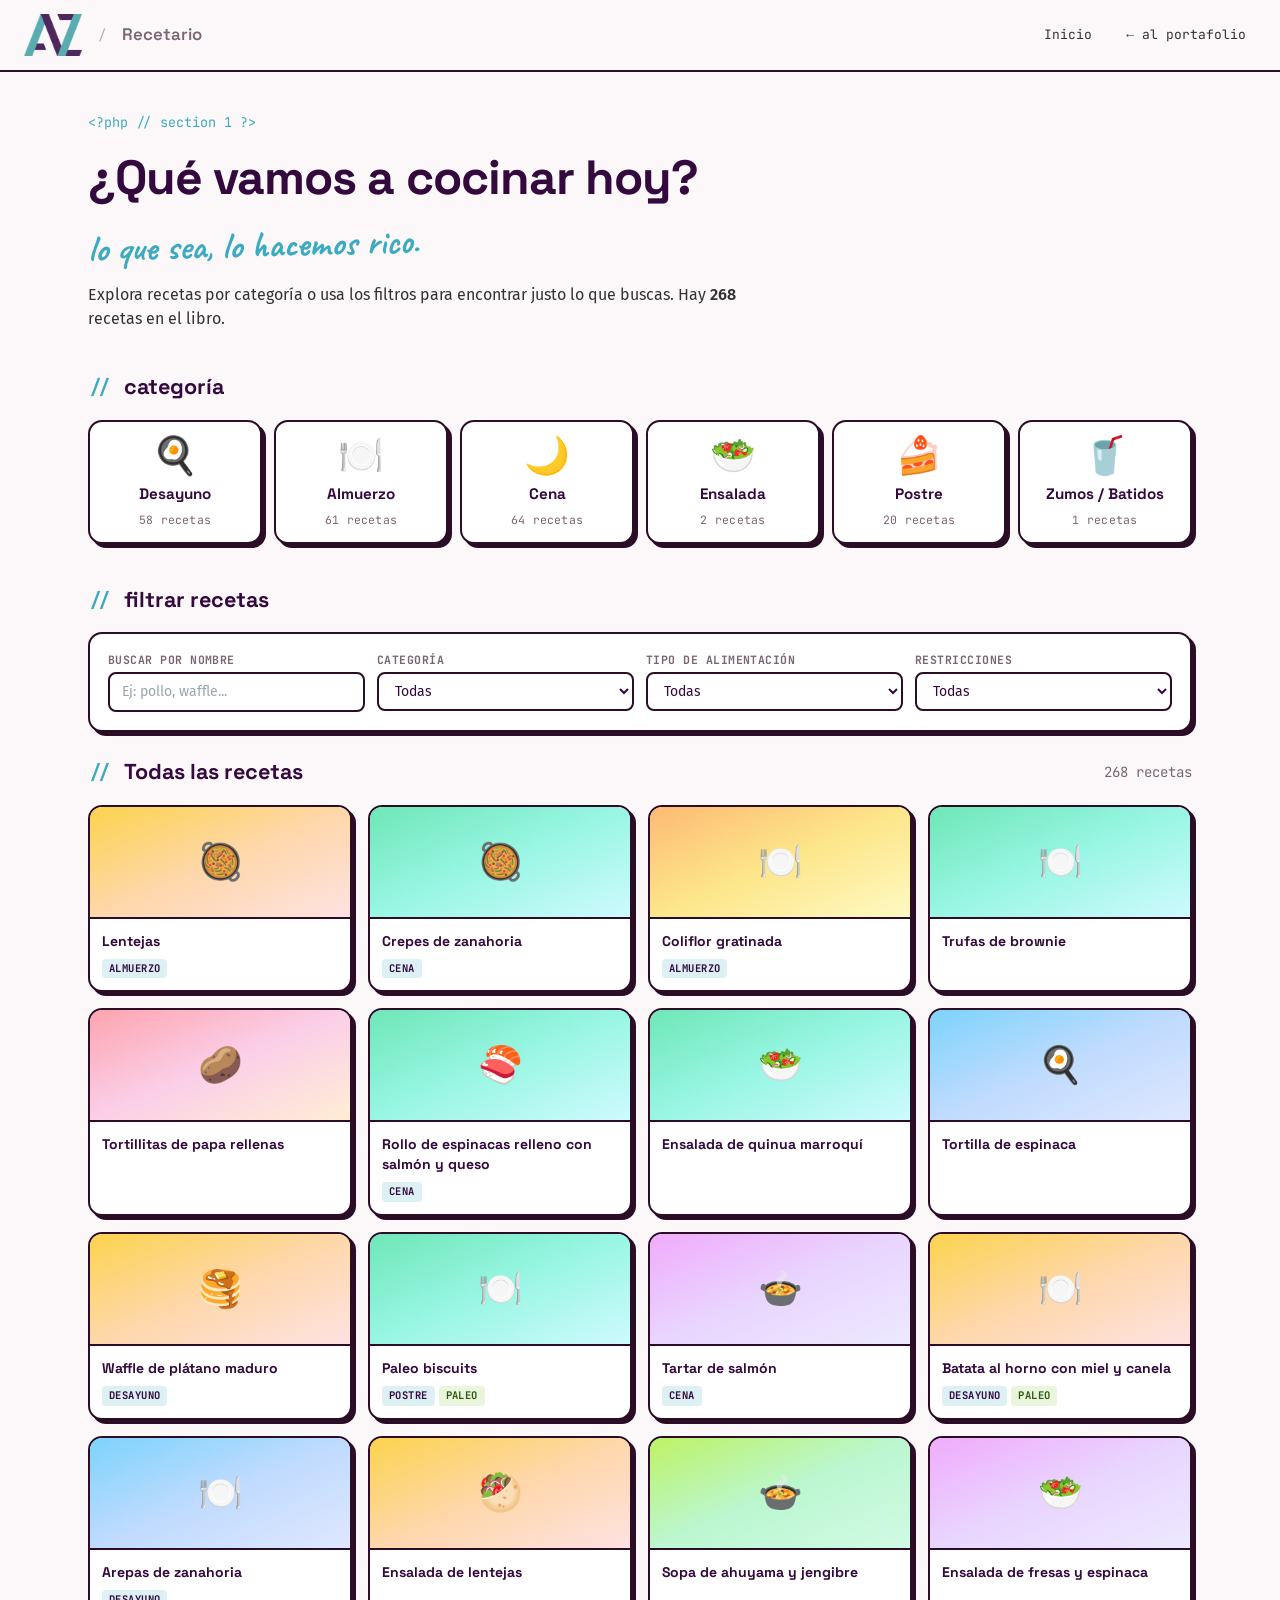
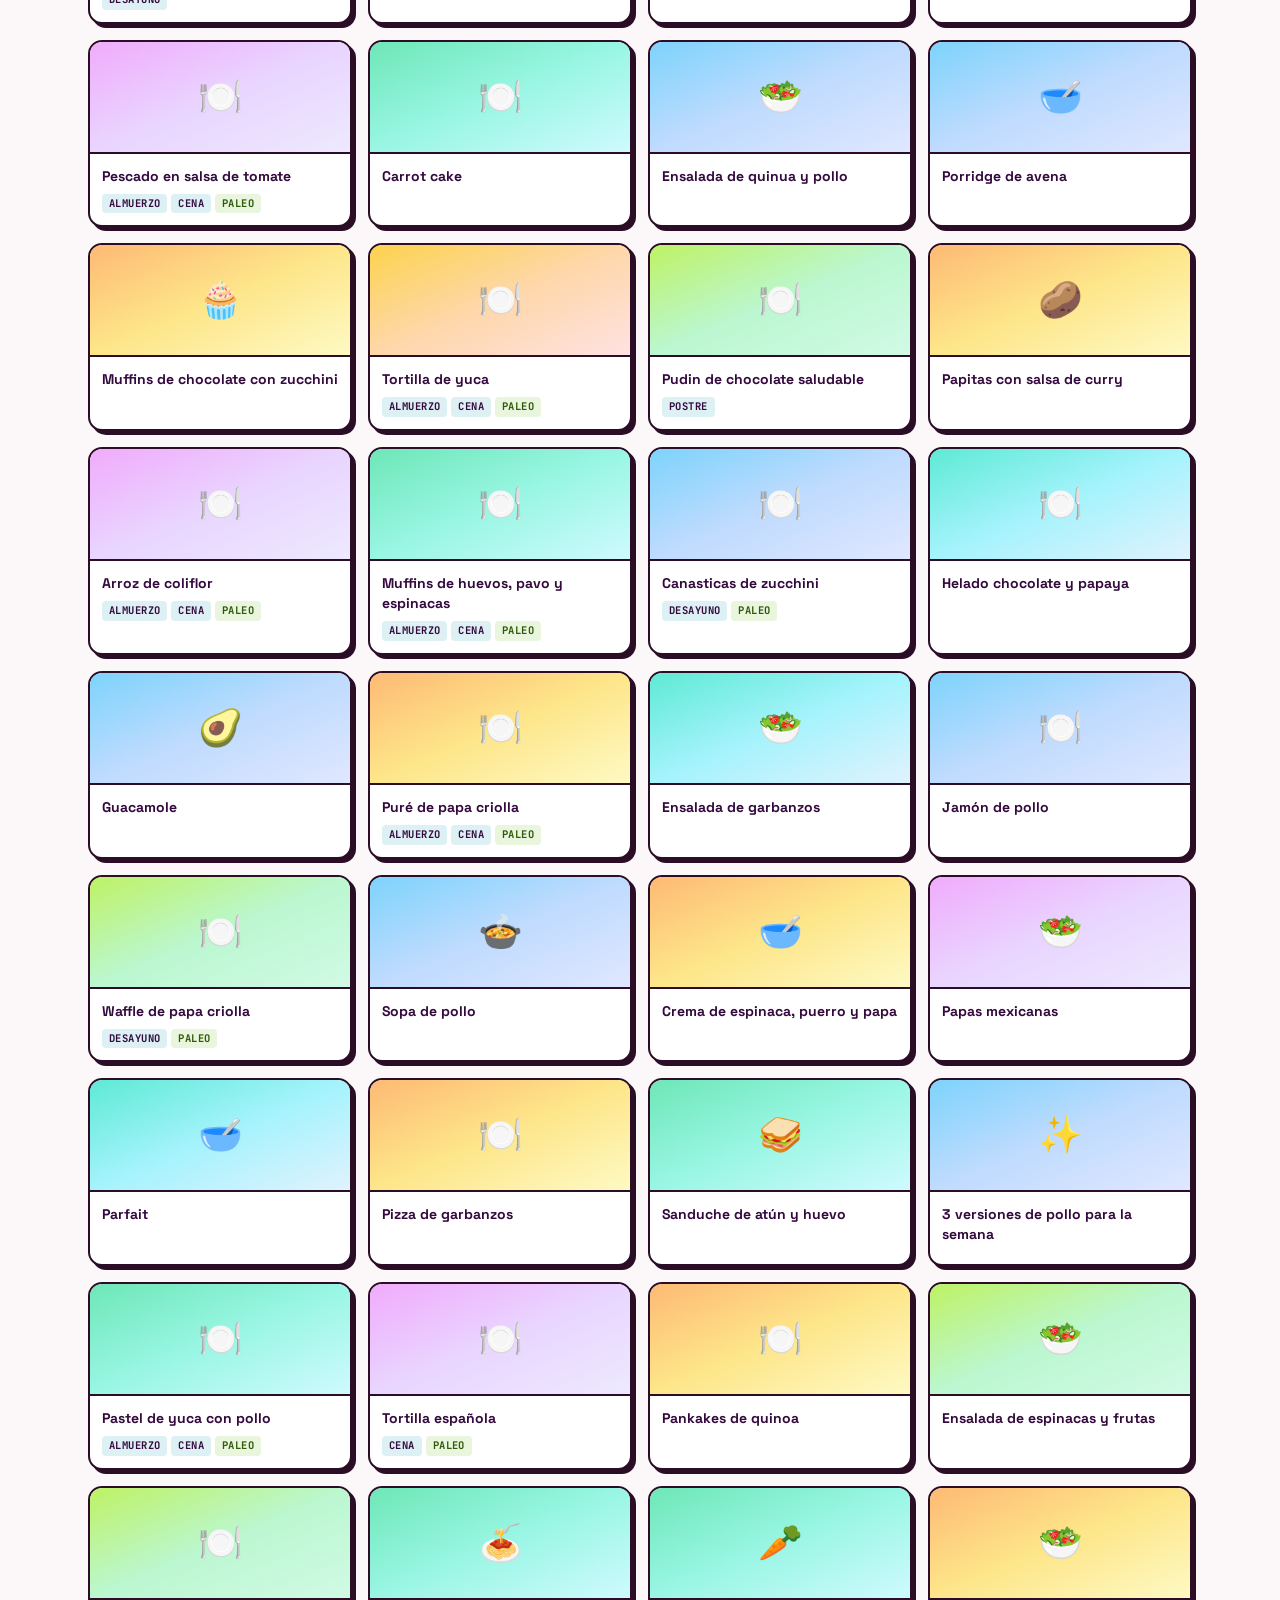
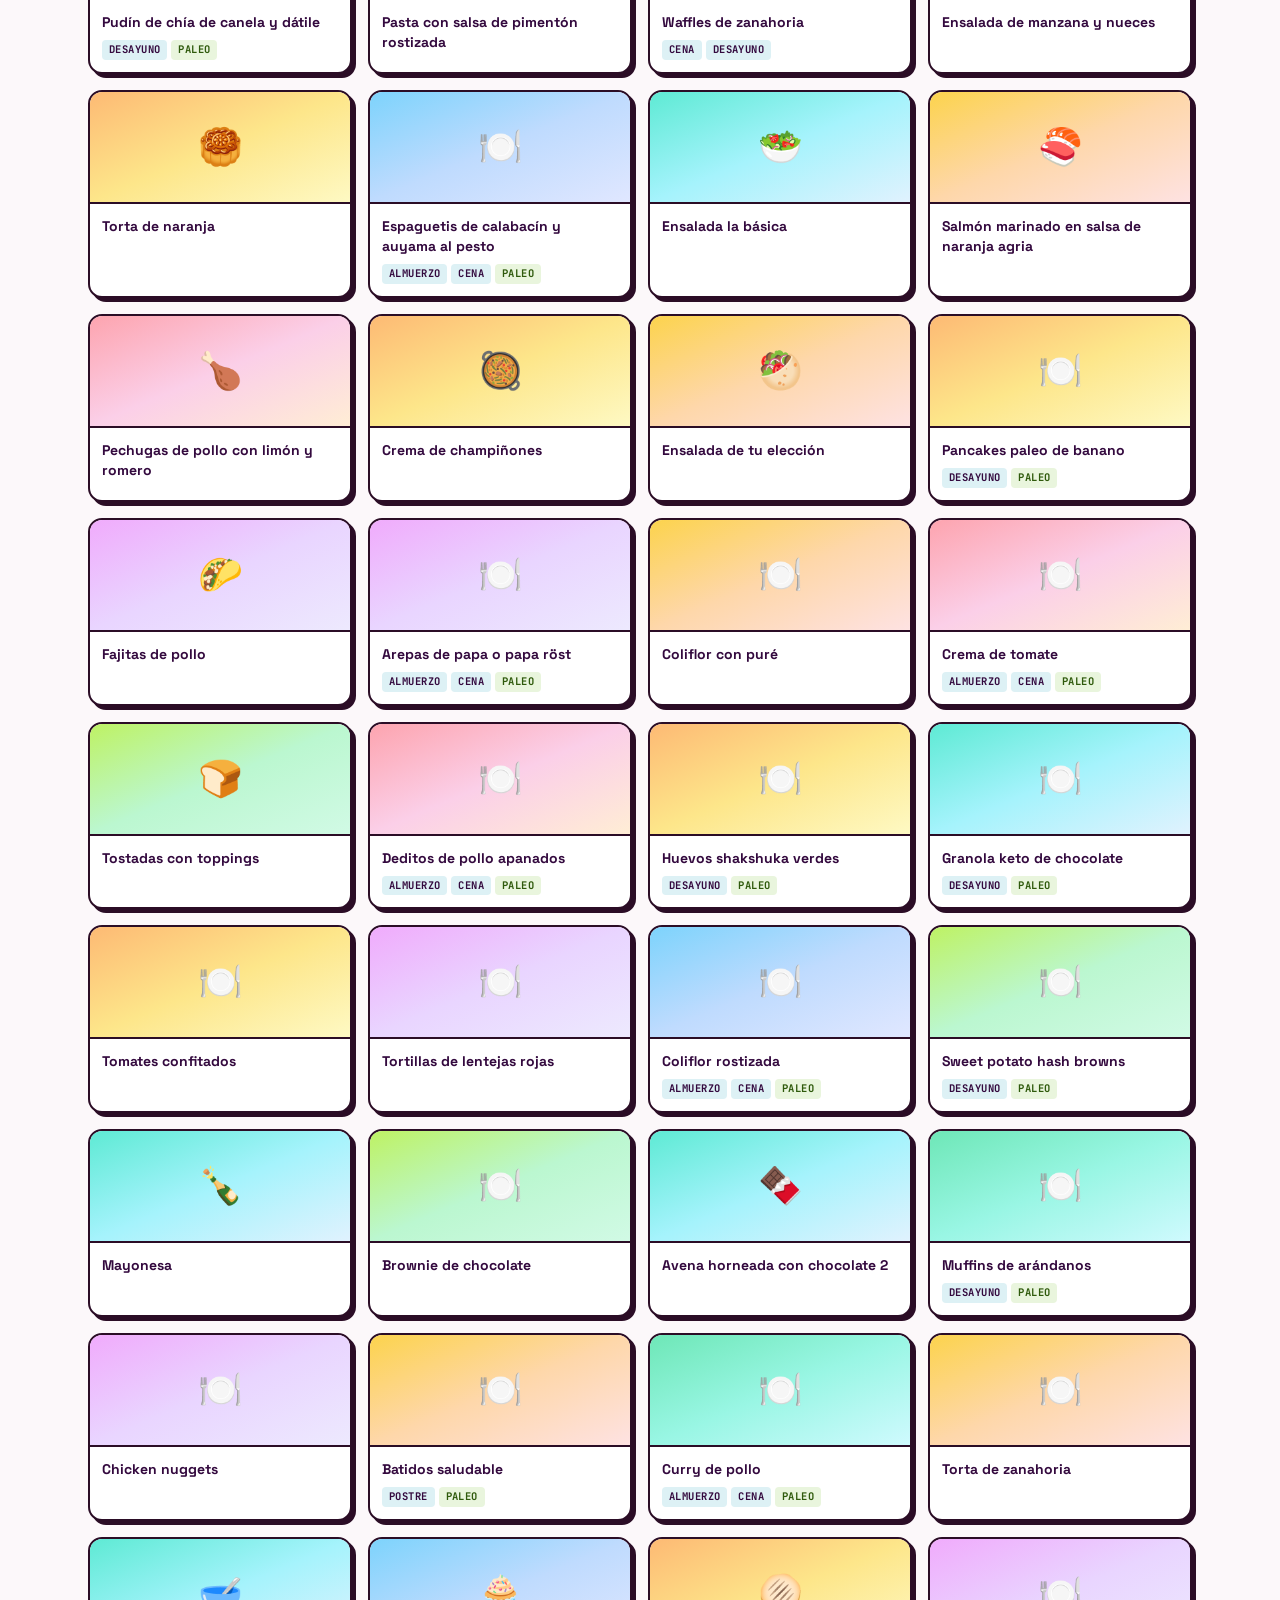
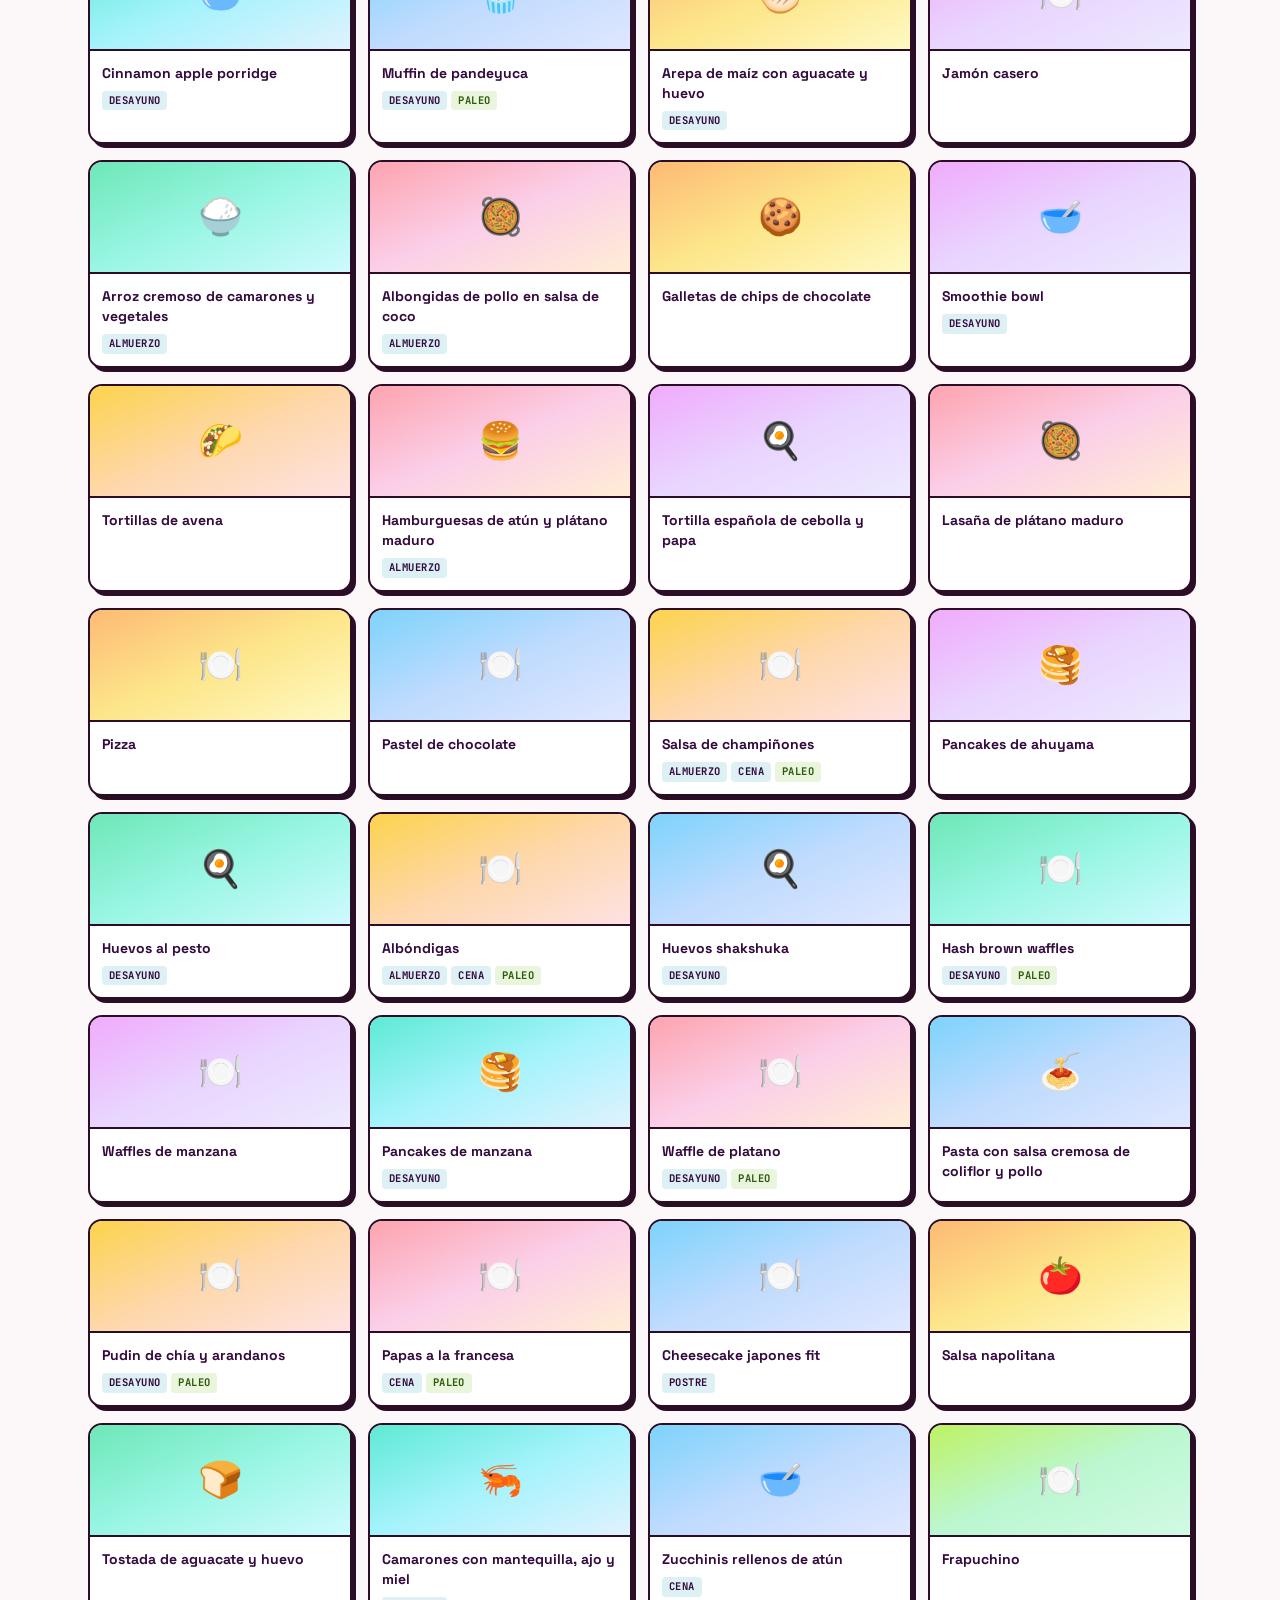
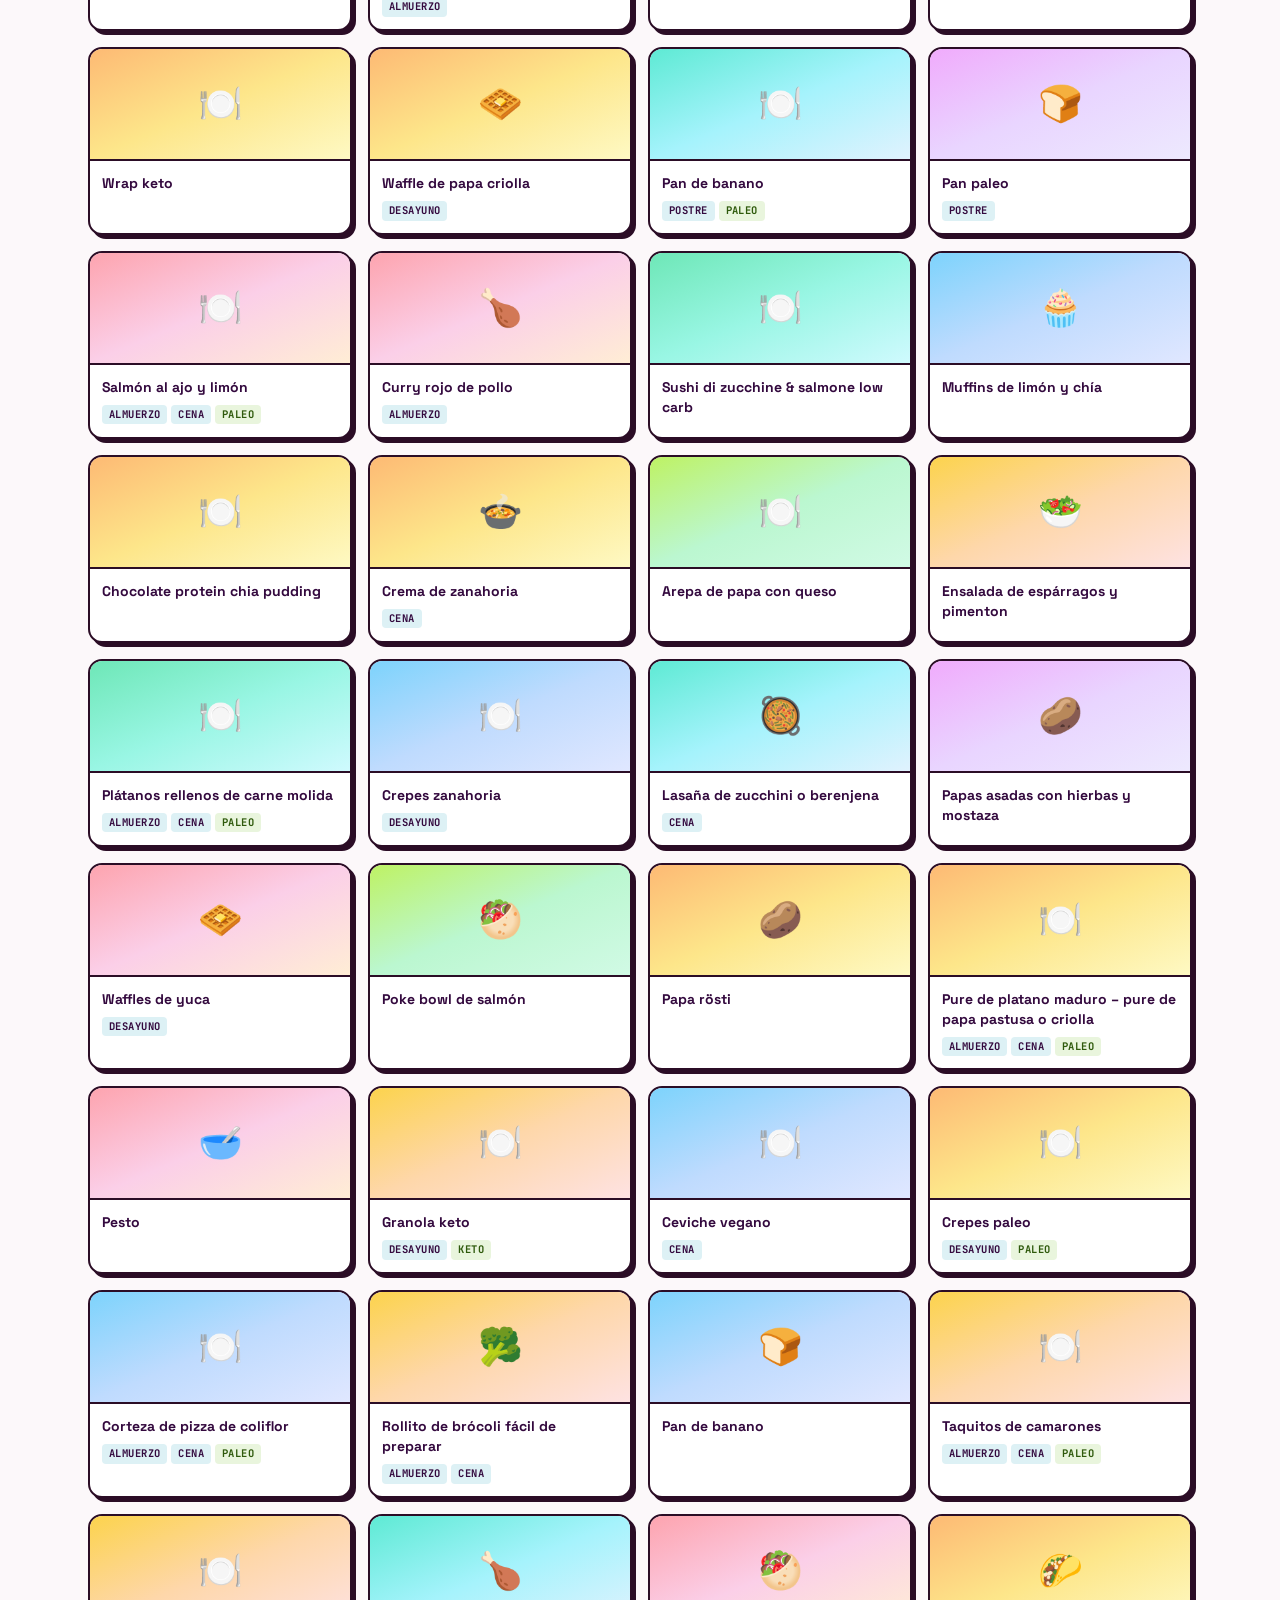
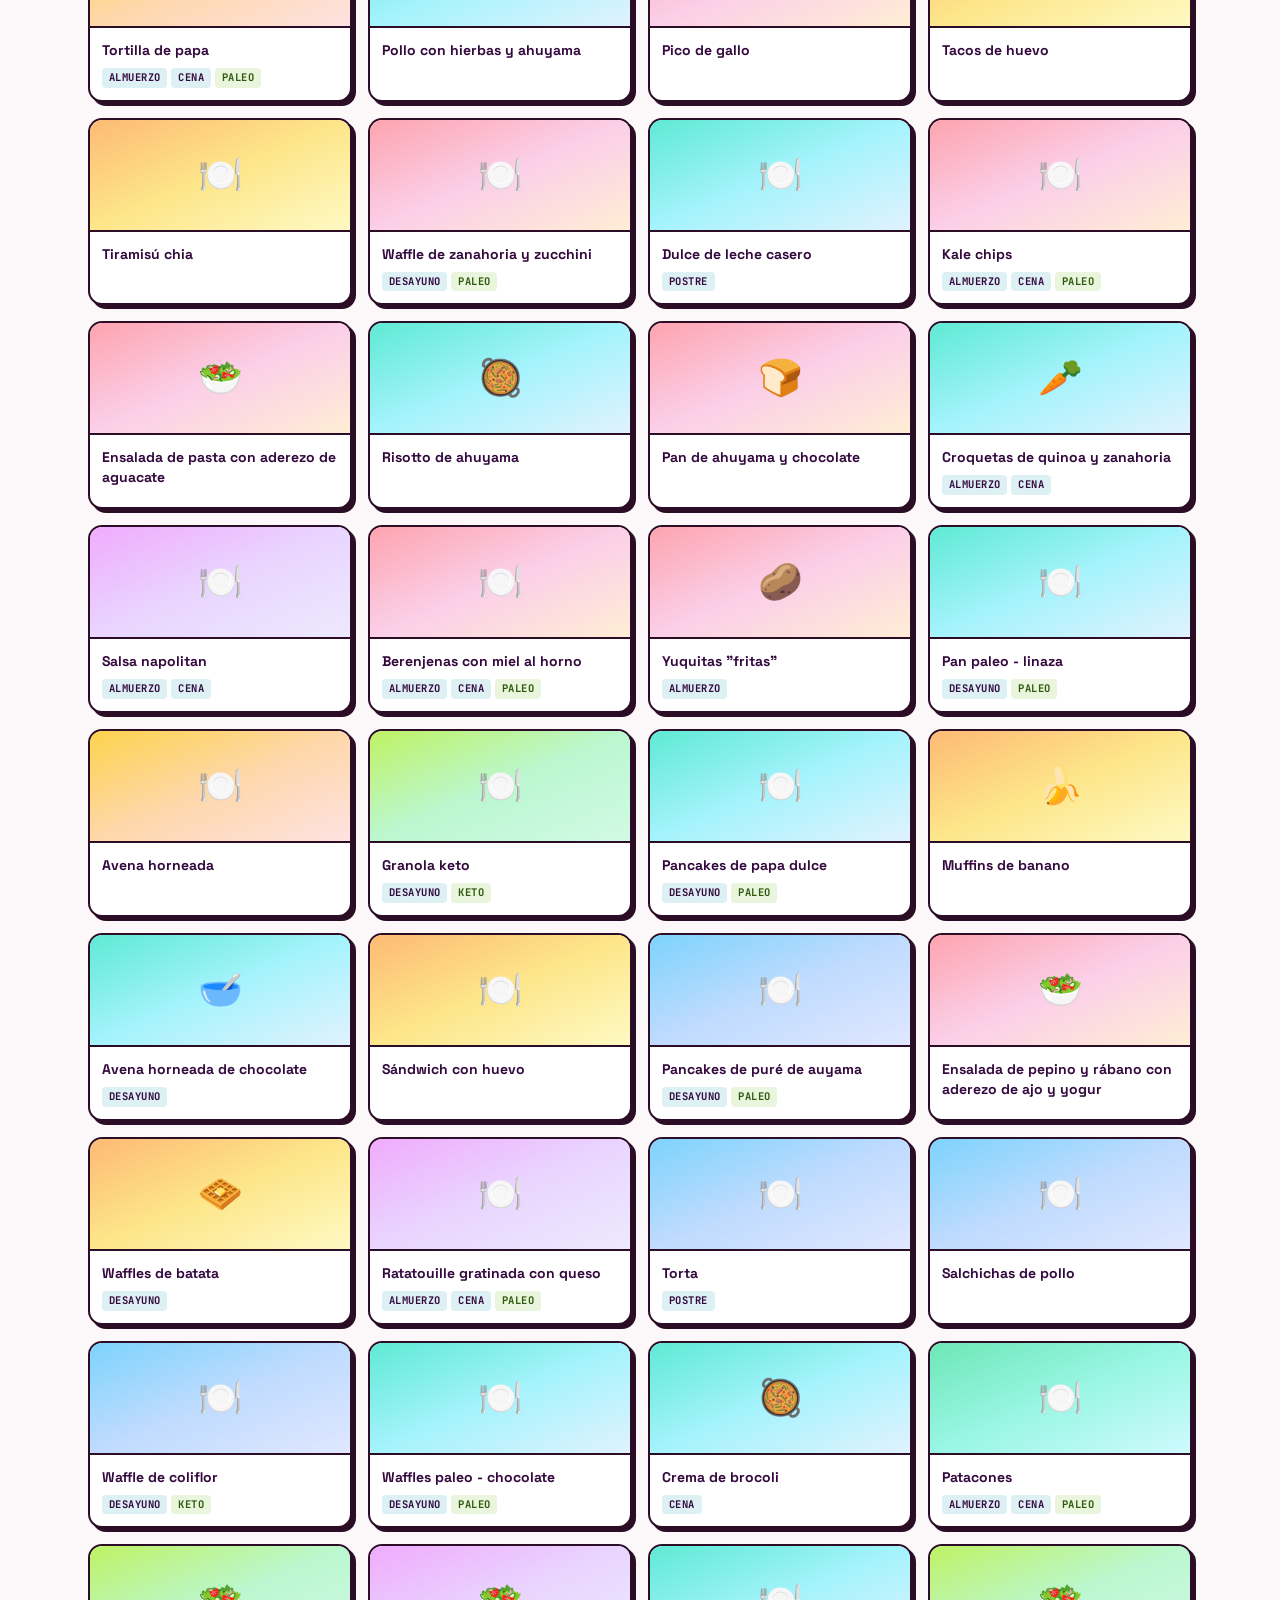
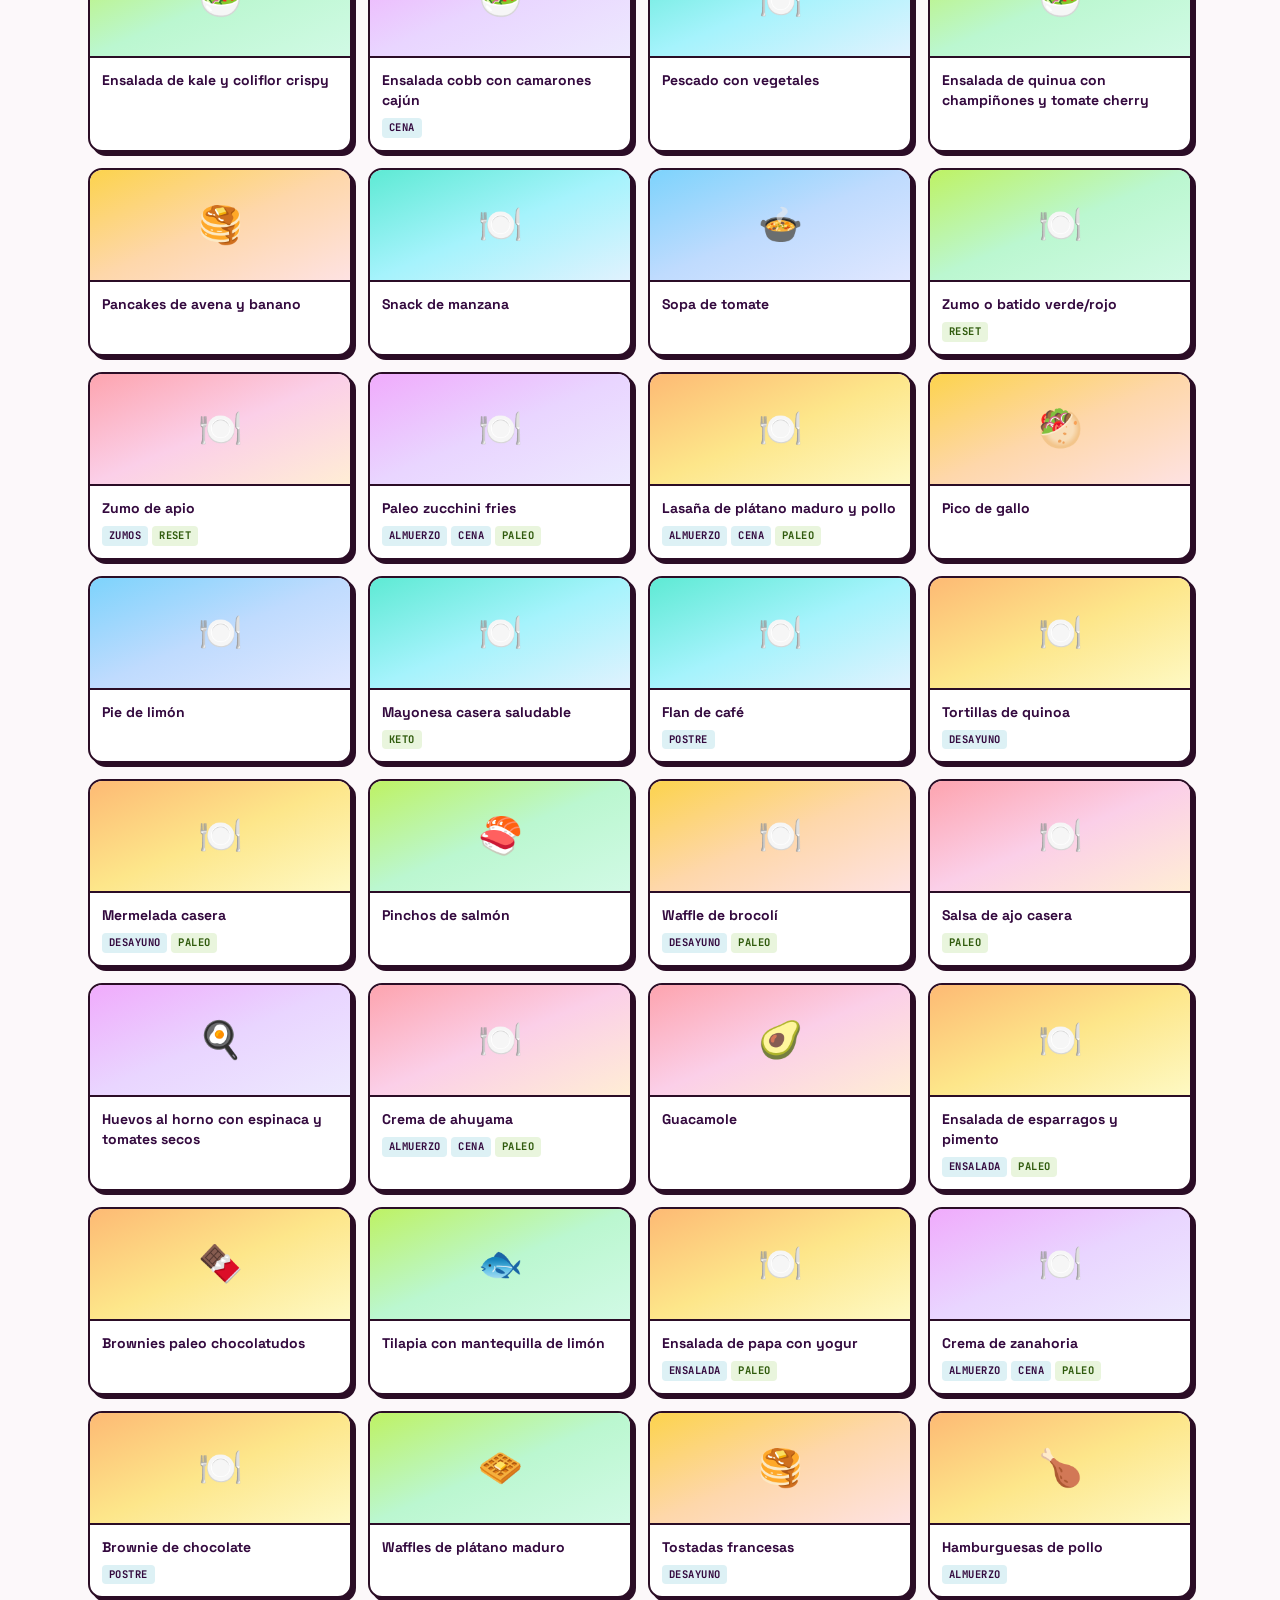
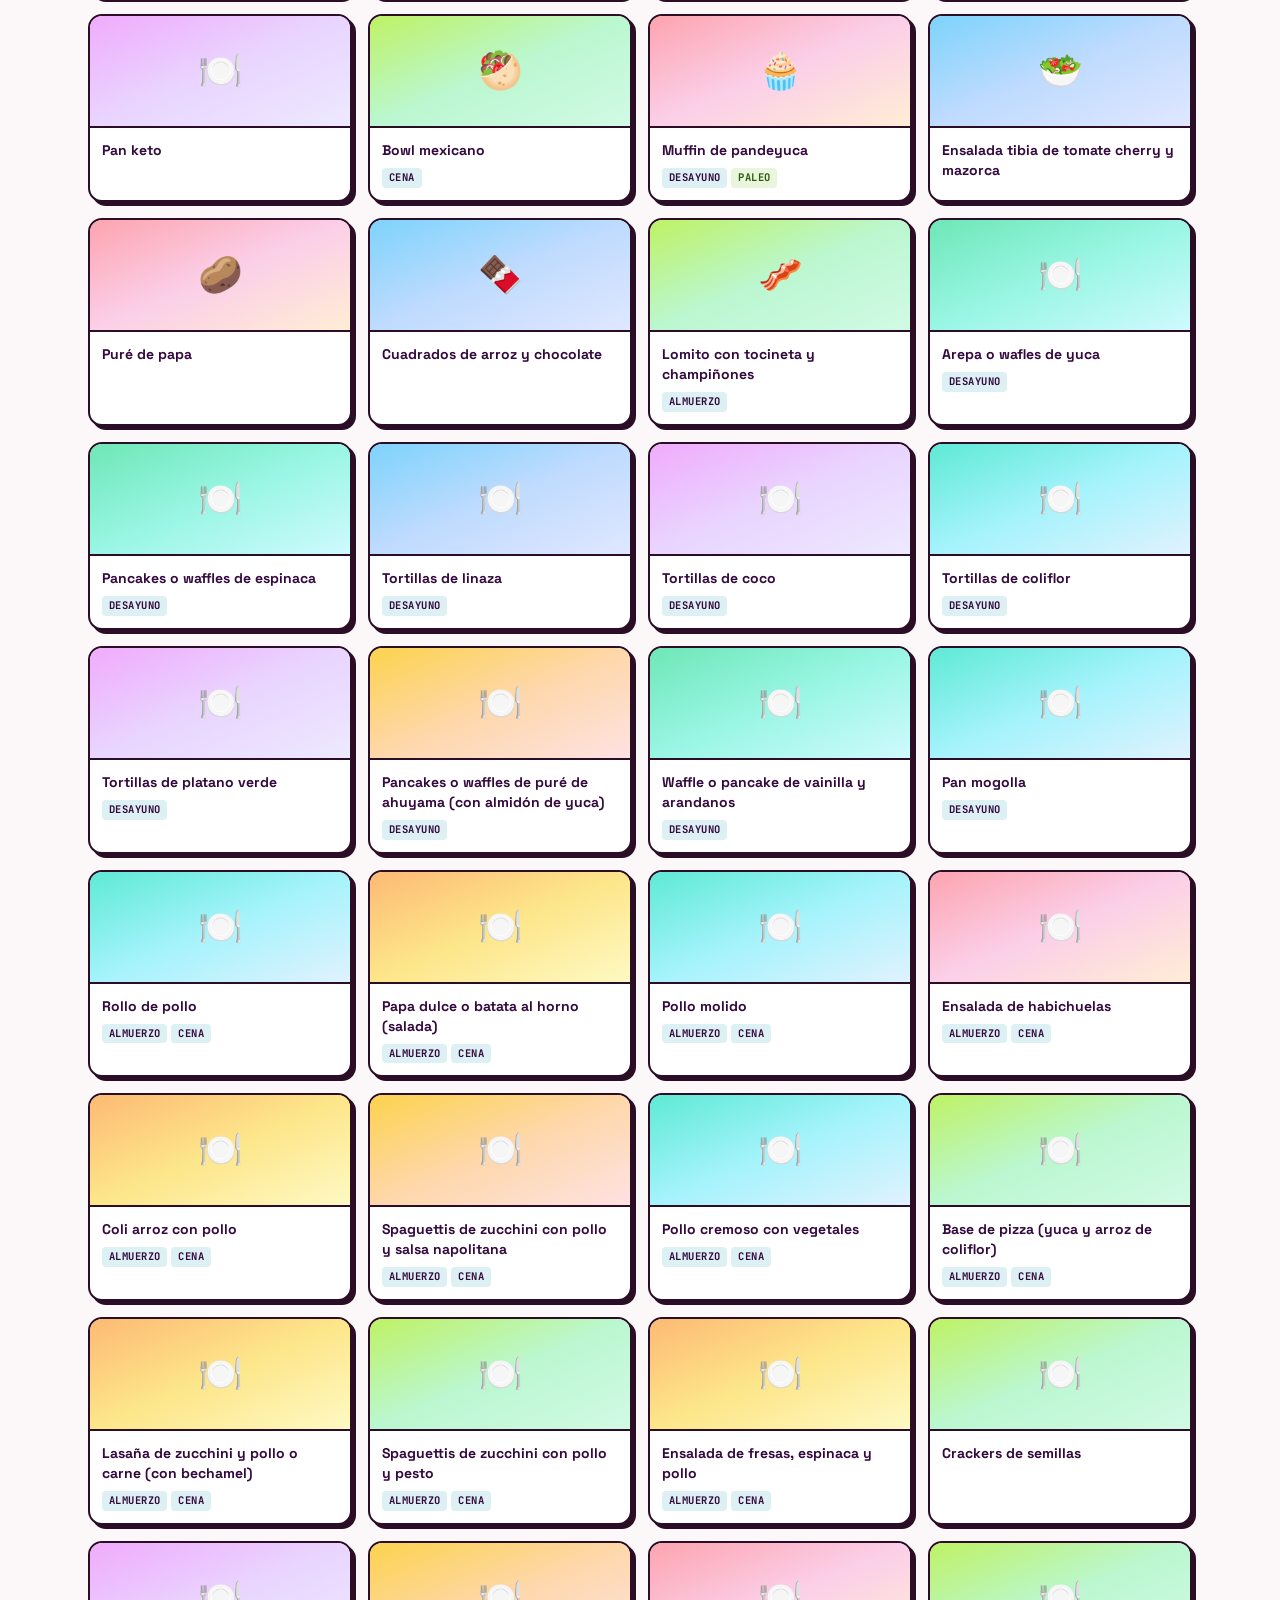
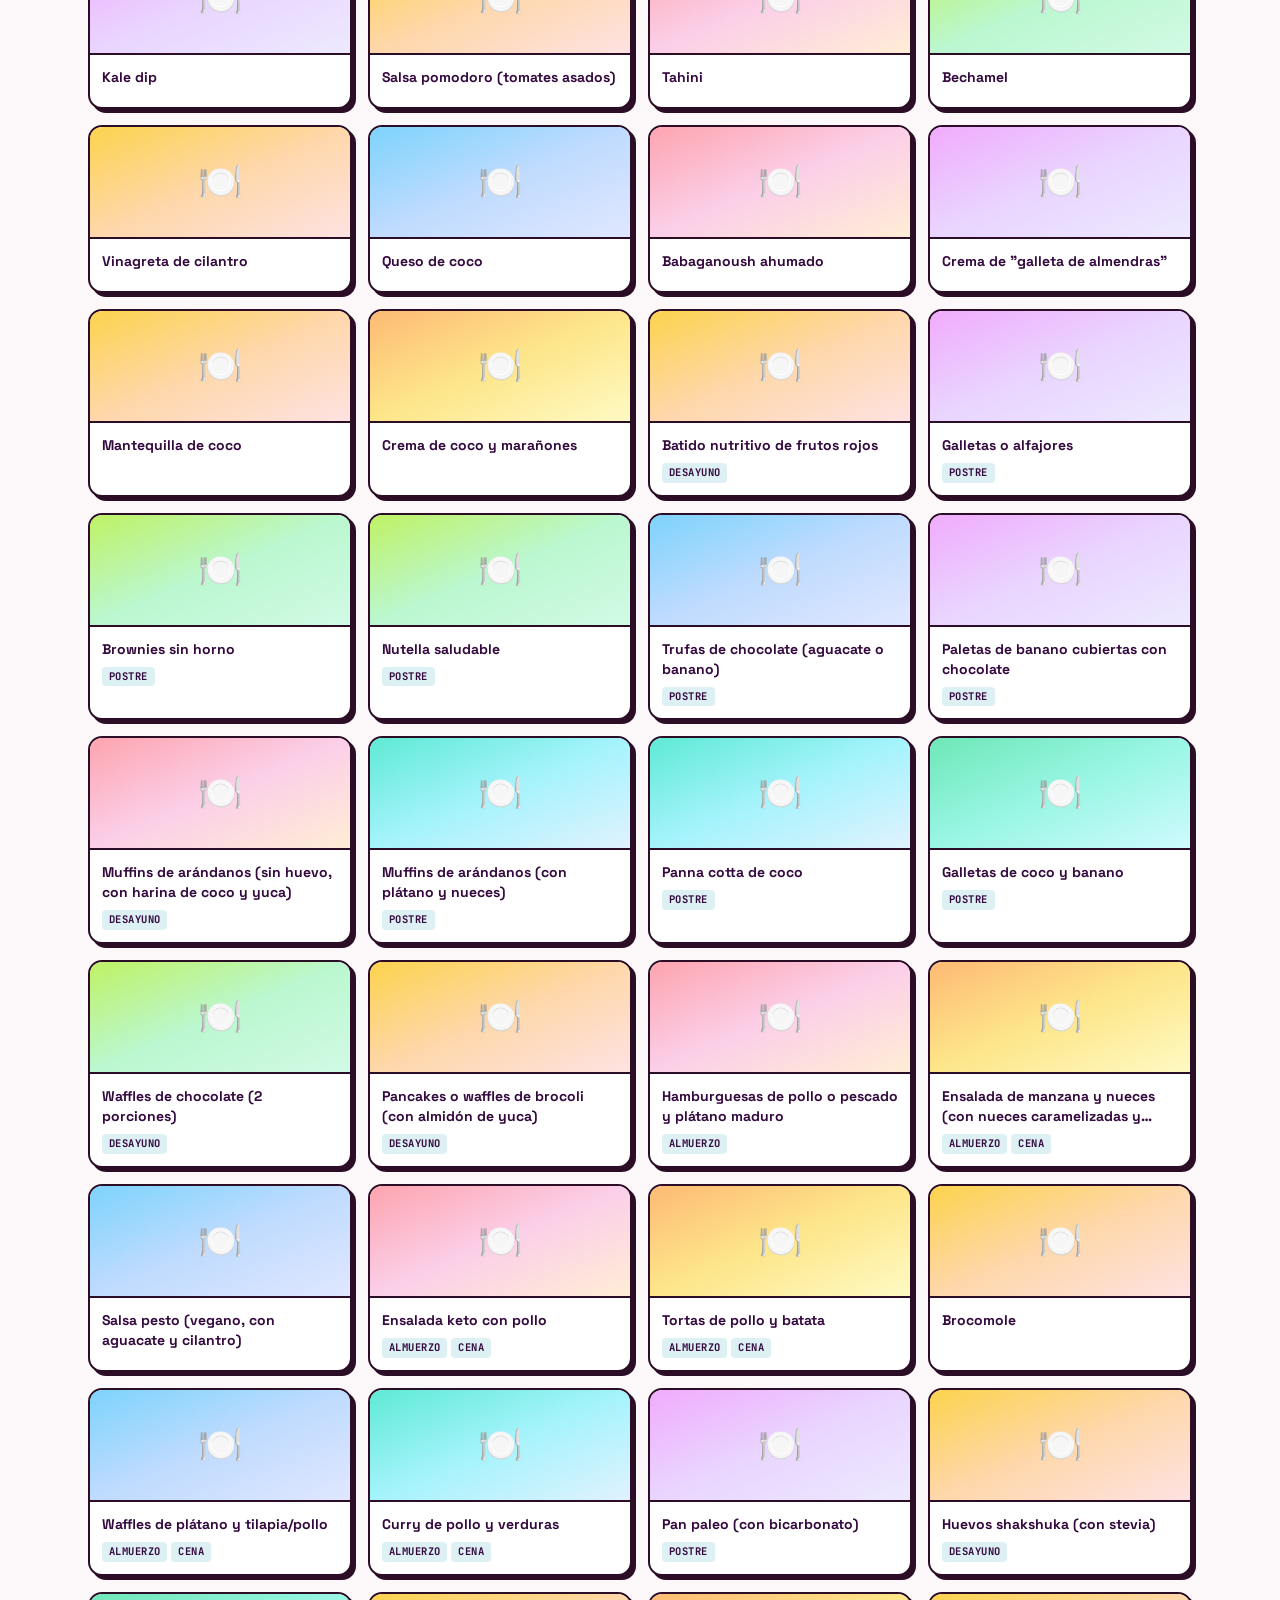
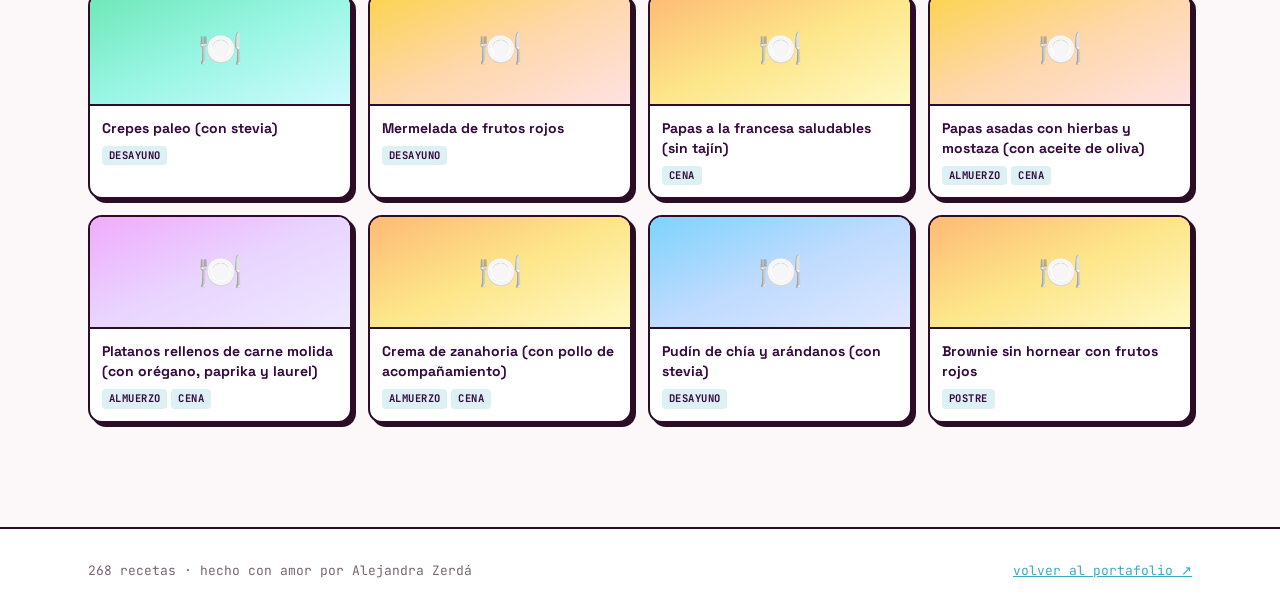
<file: recetas-app/recetas.html>
<!doctype html>
<html lang="es">
<head>
<meta charset="UTF-8" />
<meta name="viewport" content="width=device-width, initial-scale=1.0" />
<title>Recetario — Alejandra Zerdá</title>
<link rel="icon" href="../assets/img/favicon.ico" />
<link rel="stylesheet" href="tailwind.css" />
<link rel="stylesheet" href="../assets/css/fonts.css" />
<link rel="stylesheet" href="recetas.css" />
<style>
  html { scroll-behavior: smooth; }
  .line-clamp-2 { display: -webkit-box; -webkit-line-clamp: 2; -webkit-box-orient: vertical; overflow: hidden; }
</style>
</head>
<body>
  <div id="app"></div>

  <!-- Copia de respaldo del JSON de recetas, usada si el navegador bloquea
       fetch() al abrir este archivo directamente (protocolo file://). -->
  <script type="application/json" id="recipes-fallback">[
  {
    "id": "lentejas",
    "title": "Lentejas",
    "icon": "🥘",
    "diet": [],
    "mealTypes": [
      "Almuerzo"
    ],
    "restrictions": [
      "Carbohidrato almidonado"
    ],
    "portions": "6",
    "instagramLink": "",
    "ingredients": [
      "150gr zanahoria cortada en trozos medianos",
      "150gr tallos de apio cortados en trozos medianos",
      "150gr cebolla blanca cortada en trozos medianos",
      "1 hoja de laurel",
      "3 lt agua",
      "1 cucharada aceite de oliva",
      "2 hojas de laurel",
      "200 gr cebolla blanca picada finamente",
      "1 cucharadita paprika",
      "1 cucharadita orégano en polvo",
      "½ pimentón rojo pelado, sin pepas ni venas y picado en cubitos pequeños",
      "2 dientes ajo prensados, rallados o picados finamente",
      "6 cucharadas de pasta de tomate",
      "150 ml vino tinto",
      "100 gr zanahorias peladas y cortadas en cubitos pequeños",
      "2 tomates maduros, pelados, sin pepas y picados en cubitos pequeños",
      "250 gr lentejas",
      "Sal y pimienta a gusto",
      "60 gr espinaca bebé sin tallo y picada",
      "1 lt caldo vegetal"
    ],
    "steps": [
      "Para el caldo: pon todos los ingredientes en una olla grande y deja que hierva por 30 minutos a temperatura media-baja.",
      "Remoja las lentejas en agua fría por 1 hora. No es absolutamente necesario pero ayuda a facilitar su digestión.",
      "Cocina la cebolla y pimiento en aceite de oliva a fuego medio. También agrega la paprika, orégano y hojas de laurel.",
      "Una vez que las cebollas estén totalmente cocidas y huelan dulce agrega el ajo, la pasta de tomate y cocínalo por un minuto.",
      "Agrega el vino tinto y deja que hierva hasta que no quede líquido en la base de la olla.",
      "Agrega la zanahoria y tomates y mezcla para calentarlos.",
      "Agrega las lentejas y el caldo y mezcla. Cuando tome temperatura y empiece a hervir ponle la tapa. No dejes que hierva fuertemente, con un ligero hervor está perfecto. Si hierve muy fuertemente se pueden poner duras las lentejas. Además no agregues la sal hasta el final porque también hace que se pongan duras las lentejas si las agregas antes.",
      "Luego de 30 minutos revísalas. Pueden tomar hasta 50 minutos en ablandarse. Una vez que estén blandas quítales la tapa y deja que se espese a medida que se evapora el líquido.",
      "Agrega sal y pimienta a las lentejas y la espinaca justo antes de servir."
    ],
    "notes": "Acompañar las lentejas con 130 gramos de pollo y 50 gramos de arroz o plátano maduro o asado o en air fryer."
  },
  {
    "id": "crepes-de-zanahoria",
    "title": "Crepes de zanahoria",
    "icon": "🥘",
    "diet": [],
    "mealTypes": [
      "Cena"
    ],
    "restrictions": [
      "Carbohidrato almidonado"
    ],
    "portions": "2",
    "instagramLink": "",
    "ingredients": [
      "1 zanahoria rallada",
      "50gr de avena en hojuelas",
      "100ml de leche vegetal",
      "1 cucharadita de ajonjolí blanco",
      "1 huevo"
    ],
    "steps": [
      "Licuar todos los ingredientes.",
      "Engrasar y calentar una sartén.",
      "Verter un poco de la mezcla y hacer los crepes, dorar por ambos lados."
    ],
    "notes": "Rellenar con 120 gramos de pollo por persona y vegetales."
  },
  {
    "id": "coliflor-gratinada",
    "title": "Coliflor gratinada",
    "icon": "",
    "diet": [],
    "mealTypes": [
      "Almuerzo"
    ],
    "restrictions": [],
    "portions": "",
    "instagramLink": "https://www.instagram.com/reel/ChAAEZ1o-lw/?utm_source=ig_web_copy_link&igshid=MzRlODBiNWFlZA==",
    "ingredients": [
      "1 coliflor en arbolitos",
      "200g leche de coco (o nata o leche evaporada)",
      "Sal",
      "Especias al gusto: cúrcuma, pimientas, comino, ajo en polvo",
      "Queso rallado al gusto"
    ],
    "steps": [
      "Hierve la coliflor 5 minutos.",
      "Mezcla la leche de coco con las especias y sal.",
      "Reparte la coliflor en una fuente, reparte el queso y luego la leche de coco con especias.",
      "Espolvorea un poco más de pimientas y hornea unos 20 minutos a 200°C o 15 minutos en airfryer."
    ],
    "notes": ""
  },
  {
    "id": "trufas-de-brownie",
    "title": "Trufas de brownie",
    "icon": "",
    "diet": [],
    "mealTypes": [],
    "restrictions": [],
    "portions": "",
    "instagramLink": "https://www.instagram.com/reel/ChfnOj9FN0X/?utm_source=ig_web_copy_link&igshid=MzRlODBiNWFlZA==",
    "ingredients": [
      "1/2 taza de harina de almendras",
      "1/4 taza de harina de avena",
      "1/4 taza de cacao",
      "2-3 cucharadas de miel natural (depende de que tan dulce te guste)",
      "2 cucharadas de leche de almendras"
    ],
    "steps": [],
    "notes": ""
  },
  {
    "id": "tortillitas-de-papa-rellenas",
    "title": "Tortillitas de papa rellenas",
    "icon": "🥔",
    "diet": [],
    "mealTypes": [],
    "restrictions": [],
    "portions": "2",
    "instagramLink": "https://www.instagram.com/reel/CfKLeStDU6Q/?utm_source=ig_web_copy_link&igshid=MzRlODBiNWFlZA==",
    "ingredients": [
      "2 papas",
      "1 huevo mediano",
      "1 loncha de queso bajo en grasa",
      "1 loncha de jamón de pavo",
      "1/2 cucharadita de cebolla en polvo",
      "Sal",
      "Pimienta",
      "Aceite de oliva",
      "Perejil fresco"
    ],
    "steps": [
      "Pela y ralla las papas, ponlas dentro de un paño y aprieta para extraer todo el líquido.",
      "Llévalas a un cuenco y mézclalas con huevo, sal, pimienta y cebolla.",
      "Engrasa una sartén con calor medio bajo, pon un montoncito de la mezcla, dale forma redondeada (procura que no quede muy gruesa), coloca media loncha de jamón y media de queso en la mitad de esta y cubre con más mezcla.",
      "Tápalas y cocina durante 8 minutos. Dales la vuelta y hazlas 8 minutos más tapadas, hasta que estén doradas y firmes.",
      "Retira y sirve con un poco de perejil fresco picado."
    ],
    "notes": ""
  },
  {
    "id": "rollo-de-espinacas-relleno-con-salmon-y-queso",
    "title": "Rollo de espinacas relleno con salmón y queso",
    "icon": "🍣",
    "diet": [],
    "mealTypes": [
      "Cena"
    ],
    "restrictions": [],
    "portions": "2",
    "instagramLink": "",
    "ingredients": [
      "450 gramos de espinacas",
      "5 huevos",
      "200 gramos de salmón ahumado",
      "1 cebolla",
      "250 gramos de queso crema Violife",
      "Sal y pimienta"
    ],
    "steps": [
      "Llevamos una olla con agua al fuego. Cuando esté hirviendo, echamos las hojas de espinacas y las dejamos por cinco minutos. Las escurrimos y las dejamos enfriar.",
      "Mientras tanto, separamos las claras de las yemas. En un tazón, batimos las claras a punto de nieve.",
      "En otro envase, agregamos las hojas de espinacas y las yemas de huevo, y salpimentamos. Mezclamos bien.",
      "Con la ayuda de una paleta, incorporamos las claras batidas y removemos hasta que quede una masa homogénea.",
      "Cubrimos una bandeja apta para hornear con papel encerado y extendemos sobre este la masa. Metemos al horno, previamente calentado a 180°C/350°F, por 10 minutos.",
      "Mientras la masa se hornea, picamos la cebolla en trozos pequeños y la combinamos con el queso crema, en un tazón.",
      "Al estar lista la masa, la retiramos del horno y esperamos a que se entibie. La cubrimos luego con el preparado de queso y cebolla.",
      "Cortamos el salmón en finas lonjas y lo repartimos sobre la masa. Con mucho cuidado, enrollamos la masa, haciendo presión para que todo quede compacto.",
      "Al tener el rollo, envolverlo en papel plástico y dejar que se enfríe por dos horas. Pasado ese tiempo, lo cortamos en pedazos de 2cm y servimos."
    ],
    "notes": ""
  },
  {
    "id": "ensalada-de-quinua-marroqui",
    "title": "Ensalada de quinua marroquí",
    "icon": "🥗",
    "diet": [],
    "mealTypes": [],
    "restrictions": [
      "Carbohidrato almidonado"
    ],
    "portions": "2",
    "instagramLink": "",
    "ingredients": [
      "1/2 taza de quinua",
      "1/2 taza de caldo de verduras",
      "1/2 taza de jugo de naranja fresco",
      "Sal y pimienta",
      "100 gr de garbanzos",
      "1/2 pimentón rojo picado en cubitos",
      "1/3 taza pistachos picados",
      "Perejil picado para servir",
      "1/3 taza de cilantro (chermoula)",
      "1/4 taza de aceite de oliva (chermoula)",
      "2 cucharadas de perejil (chermoula)",
      "3 cucharadas de zumo de limón (chermoula)",
      "1/2 cucharadita de comino (chermoula)",
      "Sal y pimienta (chermoula)",
      "2 dientes de ajo (chermoula)"
    ],
    "steps": [
      "Lava la quinua. Combina la quinua, el caldo y el jugo de naranja en una olla pequeña. Agrega sal y pimienta, lleva a ebullición, cubre, baja el fuego y cocina a fuego lento durante 15 minutos. Retira del fuego y deja reposar tapada durante 10 minutos.",
      "Mientras cocinas la quinua, prepara la salsa (chermoula): coloca todos sus ingredientes en un procesador de alimentos y tritura hasta obtener una mezcla homogénea.",
      "En un bowl mezcla la quinua cocida con los garbanzos, el pimentón y los pistachos. Vierte un poco de la salsa sobre la ensalada.",
      "Decora con más pistachos y perejil picado. Sirve y disfruta."
    ],
    "notes": "Acompaña con 120 gramos de la proteína que más te guste."
  },
  {
    "id": "tortilla-de-espinaca",
    "title": "Tortilla de espinaca",
    "icon": "🍳",
    "diet": [],
    "mealTypes": [],
    "restrictions": [],
    "portions": "1",
    "instagramLink": "",
    "ingredients": [
      "2 huevos o 1 huevo y 2 claras",
      "1 taza de espinacas",
      "Sal y pimienta al gusto"
    ],
    "steps": [
      "Licuar los huevos, la espinaca, la sal y la pimienta.",
      "Precalentar y engrasar una sartén de 26cm para que quede del grosor ideal y verter la mezcla.",
      "Cuando esté cuajado el huevo, voltear y rellenar con 50 gramos de pavo o pollo y los vegetales que más te gusten."
    ],
    "notes": "Acompañar con una tajada de pan sin gluten bajo en carbohidratos."
  },
  {
    "id": "waffle-de-platano-maduro",
    "title": "Waffle de plátano maduro",
    "icon": "🥞",
    "diet": [],
    "mealTypes": [
      "Desayuno"
    ],
    "restrictions": [
      "Carbohidrato almidonado"
    ],
    "portions": "2",
    "instagramLink": "",
    "ingredients": [
      "1 plátano maduro",
      "2 huevos",
      "1 cucharada de ghee",
      "6 cucharadas de harina de avena",
      "Sal al gusto"
    ],
    "steps": [
      "Quitamos las punticas del plátano y lo cortamos en 4 pedazos.",
      "Echamos los plátanos al agua y cocinamos por 15 a 20 minutos.",
      "Cuando estén listos, los sacamos del agua, les quitamos la cáscara y los ponemos en un bowl.",
      "Estripamos los plátanos muy bien hasta quedar como un puré, agregamos los demás ingredientes y revolvemos muy bien.",
      "Precalentamos y engrasamos la waflera. Cuando esté lista, ponemos la mitad de la mezcla en la waflera y dejamos 5 minutos o hasta que la waflera avise que está listo."
    ],
    "notes": ""
  },
  {
    "id": "paleo-biscuits",
    "title": "Paleo biscuits",
    "icon": "",
    "diet": [
      "Paleo"
    ],
    "mealTypes": [
      "Postre"
    ],
    "restrictions": [
      "Low Carb"
    ],
    "portions": "8",
    "instagramLink": "",
    "ingredients": [
      "1 y 1/2 tazas de harina de almendras",
      "1 cucharadita de polvo de hornear",
      "Sal",
      "5 cucharadas de ghee",
      "2 cucharadas de miel",
      "4 huevos"
    ],
    "steps": [
      "Precalentamos el horno a 325°F/160°C.",
      "En un tazón mezclamos la harina de almendras, el polvo de hornear y una pizca de sal.",
      "Derretimos en una sartén el ghee. Cuando esté derretido, lo pasamos a un tazón pequeño y lo mezclamos con la miel. Dejamos enfriar.",
      "En el bowl donde mezclamos los ingredientes secos, hacemos un cráter en el centro. Echamos los huevos ahí y los batimos con un tenedor.",
      "Cuando los huevos estén batidos, empezamos a incorporar la harina.",
      "Cuando estén incorporados los ingredientes, añadimos el ghee y la miel y revolvemos. Este es también el paso para agregar cualquier ingrediente adicional, como frutas, especias o hierbas.",
      "Colocamos cucharadas grandes de masa en una bandeja de hornear con papel parafinado, separadas entre sí por al menos 2.5cm.",
      "Horneamos por 20 minutos o hasta que los biscuits estén dorados. Servimos calientes y a disfrutar."
    ],
    "notes": ""
  },
  {
    "id": "tartar-de-salmon",
    "title": "Tartar de salmón",
    "icon": "🍲",
    "diet": [],
    "mealTypes": [
      "Cena"
    ],
    "restrictions": [],
    "portions": "4",
    "instagramLink": "",
    "ingredients": [
      "600 gr salmón",
      "2 dientes de ajo",
      "20 gr jengibre en tajadas",
      "30 ml de aceite de ajonjolí",
      "1 limón",
      "50 ml soya",
      "200 gr de aguacate",
      "1 cucharada ajonjolí negro para decorar",
      "15 gr cebollín",
      "20 gr cebolla morada"
    ],
    "steps": [
      "Calienta el aceite de sésamo con el jengibre cortado y el ajo aplastado a temperatura muy baja hasta que empiece a burbujear. Apaga y deja enfriar totalmente con el jengibre y ajo adentro.",
      "Quítale la piel al salmón, así como la carne oscura que no se ve bien y sabe más fuerte.",
      "Corta el filete en cubos, no muy chiquitos para no perder la textura del salmón.",
      "Corta el cebollín y la cebolla morada bien finos. Mézclalos con el ajonjolí y el aceite aromatizado.",
      "Agrega la salsa de soya, jugo de limón, aguacate en cubos y salmón. Prueba y agrega sal si lo necesita."
    ],
    "notes": ""
  },
  {
    "id": "batata-al-horno-con-miel-y-canela",
    "title": "Batata al horno con miel y canela",
    "icon": "",
    "diet": [
      "Paleo"
    ],
    "mealTypes": [
      "Desayuno"
    ],
    "restrictions": [
      "Carbohidrato almidonado"
    ],
    "portions": "2",
    "instagramLink": "",
    "ingredients": [
      "1 batata o papa dulce",
      "Miel",
      "Canela",
      "Aceite de oliva"
    ],
    "steps": [
      "Precalentar el horno a 180 grados centígrados o hacerlo en la freidora de aire.",
      "Pelar la batata y cortar en bastones o cuadritos.",
      "Llevar la batata a una bandeja para horno, agregar un poco de aceite de oliva, miel y canela y revolver muy bien para que todo quede impregnado.",
      "Hornear durante 15 a 20 minutos."
    ],
    "notes": ""
  },
  {
    "id": "arepas-de-zanahoria",
    "title": "Arepas de zanahoria",
    "icon": "",
    "diet": [],
    "mealTypes": [
      "Desayuno"
    ],
    "restrictions": [
      "Carbohidrato almidonado"
    ],
    "portions": "8",
    "instagramLink": "https://www.instagram.com/reel/CcpwALLq9fG/?utm_source=ig_web_copy_link&igshid=MzRlODBiNWFlZA==",
    "ingredients": [
      "2 zanahorias grandes (230gr)",
      "2 tazas de caldo de cocción o agua",
      "2 tazas de harina de maíz precocida (especial para arepas)",
      "1 cucharadita de sal",
      "2 cucharadas de especias al gusto (opcional, ej. topping de aguacate)"
    ],
    "steps": [
      "Cuece las zanahorias.",
      "Pon todos los ingredientes en un recipiente y mezcla. Utiliza tus manos para amasar.",
      "La masa estará lista cuando no se pegue a las manos y sea manejable. Ajusta la cantidad y añade más harina según la humedad del puré.",
      "Haz bolitas y aplástalas. Cocínalas en una sartén o plancha; si las tapas se harán más rápido por dentro."
    ],
    "notes": ""
  },
  {
    "id": "ensalada-de-lentejas",
    "title": "Ensalada de lentejas",
    "icon": "🥙",
    "diet": [],
    "mealTypes": [],
    "restrictions": [
      "Carbohidrato almidonado"
    ],
    "portions": "3",
    "instagramLink": "",
    "ingredients": [
      "100 gr lentejas + 500ml agua para cocinar",
      "1/2 pepino",
      "200 gr tomates cherry en mitades o cuartos",
      "70 gr kale",
      "30 gr cebolla morada picada muy pequeñita",
      "1 aguacate en láminas o picado",
      "1 cucharada mostaza Dijon (aderezo)",
      "1 cucharada jugo de limón (aderezo)",
      "Sal y pimienta (aderezo)",
      "10 cucharadas aceite de oliva (aderezo)",
      "40 gr almendras tostadas y picadas (aderezo)"
    ],
    "steps": [
      "Remoja las lentejas por 1 hora en agua fría. No es necesario pero ayuda a mejorar el proceso digestivo eliminando FODMAPS.",
      "Descarta el agua de remojo y cocínalas desde agua fría a fuego medio-bajo.",
      "Deja que tenga un hervor lento para que no se pongan duras. Toma 15-20 minutos desde que hierve el agua hasta que estén al dente. Retira las lentejas del agua y deja que se enfríen por completo.",
      "Corta el pepino a lo largo, quita las pepas con una cucharita y córtalo en cubos.",
      "Quita el tallo grueso de las hojas de kale si lo tienen, doblando la hoja a la mitad y cortando junto al tallo. Pica la hoja en trozos grandes.",
      "Para el aderezo: mezcla con batidor de mano el limón, sal, pimienta y mostaza.",
      "Agrega el aceite de oliva en hilo mientras bates constantemente hasta que espese. Ajusta la sal y usa el aderezo inmediatamente."
    ],
    "notes": ""
  },
  {
    "id": "sopa-de-ahuyama-y-jengibre",
    "title": "Sopa de ahuyama y jengibre",
    "icon": "🍲",
    "diet": [],
    "mealTypes": [],
    "restrictions": [
      "Carbohidrato almidonado"
    ],
    "portions": "2",
    "instagramLink": "",
    "ingredients": [
      "20 ml aceite de oliva extra virgen",
      "50gr de cebolla blanca cortada en cuadrados chiquitos",
      "500gr de ahuyama pelada cortada en cubos",
      "2 hojas de laurel",
      "2 ramitas de tomillo, solo las hojas (opcional pero recomendado)",
      "10gr de jengibre pelado y cortado en rodajas",
      "Sal al gusto",
      "Opcional: aceite de oliva y semillas de girasol para decorar"
    ],
    "steps": [
      "Cocina la cebolla en el aceite de oliva junto con el laurel, tomillo y jengibre hasta que la cebolla esté suave y transparente.",
      "Agrega la ahuyama, mezcla y agrega suficiente agua como para cubrir todo.",
      "Cocina por unos 20-30 minutos o hasta que la ahuyama esté totalmente suave.",
      "Cuela todo y quédate con el líquido y los vegetales. Descarta las hojas de laurel.",
      "Licúa los vegetales con un poco del líquido y ajusta con más líquido de ser necesario. Agrega sal y licúa una última vez."
    ],
    "notes": "Acompaña la sopa con 120 gramos de pollo."
  },
  {
    "id": "ensalada-de-fresas-y-espinaca",
    "title": "Ensalada de fresas y espinaca",
    "icon": "🥗",
    "diet": [],
    "mealTypes": [],
    "restrictions": [
      "Low Carb"
    ],
    "portions": "",
    "instagramLink": "",
    "ingredients": [
      "200 gramos de espinaca baby",
      "200 gramos de fresas",
      "3 cucharadas de hojas de albahaca fresca",
      "60 gramos de nueces tostadas picadas (pueden tostarse unos minutos en un sartén)",
      "60ml de aceite de oliva (vinagreta)",
      "2 cucharadas de vinagre balsámico (vinagreta)",
      "1-2 cucharadas de miel (vinagreta)",
      "1 cucharada de cebolla morada cortada muy chiquitica (vinagreta)",
      "1/4 cucharadita de sal (vinagreta)",
      "Pimienta (vinagreta)"
    ],
    "steps": [
      "Combinamos todos los ingredientes de la vinagreta en un tazón.",
      "Combinamos en otro tazón grande todos los ingredientes de la ensalada, las fresas pueden ir en rodajas. Por último, ponemos el aderezo."
    ],
    "notes": ""
  },
  {
    "id": "pescado-en-salsa-de-tomate",
    "title": "Pescado en salsa de tomate",
    "icon": "",
    "diet": [
      "Paleo"
    ],
    "mealTypes": [
      "Almuerzo",
      "Cena"
    ],
    "restrictions": [
      "Low Carb"
    ],
    "portions": "4",
    "instagramLink": "",
    "ingredients": [
      "4 filetes de pescado blanco congelado de su elección",
      "2 tazas de tomates cherry cortados por la mitad",
      "2 dientes de ajo finamente rebanados",
      "180 ml de caldo de pollo ligero",
      "60 ml de vino blanco seco (o más caldo de pollo)",
      "1/2 cucharadita de sal",
      "1/2 cucharadita de pimienta negra",
      "1/4 taza de hojas de albahaca fresca finamente picadas (para adornar)"
    ],
    "steps": [
      "Colocamos los tomates, el ajo, la sal y la pimienta en una sartén a fuego medio. Cocinamos durante 5 minutos o hasta que los tomates estén suaves.",
      "Añadimos el caldo de pollo, los filetes de pescado congelados y la albahaca picada. Cubrimos y cocinamos a fuego lento 20 a 25 minutos, hasta que el pescado esté completamente cocido.",
      "Espolvoreamos con un puñado adicional de albahaca picada y servimos encima del puré de papa criolla."
    ],
    "notes": ""
  },
  {
    "id": "carrot-cake",
    "title": "Carrot cake",
    "icon": "",
    "diet": [],
    "mealTypes": [],
    "restrictions": [],
    "portions": "",
    "instagramLink": "https://www.instagram.com/reel/Cks9uLCDz9X/?utm_source=ig_web_copy_link&igshid=MzRlODBiNWFlZA==",
    "ingredients": [
      "1 vaso de yogur natural",
      "1 medida del vaso de zanahoria rallada finamente",
      "2 huevos grandes",
      "1/2 medida de aceite",
      "1 medida de pasta de dátil",
      "2 medidas de harina de avena",
      "1 y 1/2 cucharadita de levadura en polvo",
      "3/4 cucharadita de canela en polvo",
      "3 cucharadas grandes de queso crema (frosting)",
      "Un chorrito de leche (frosting)",
      "Endulzante al gusto (frosting)"
    ],
    "steps": [
      "Mezclar primero los ingredientes líquidos con la zanahoria. Agregar los sólidos y volver a mezclar.",
      "Verter en molde de 15cm y hornear a 180°C 45-48 minutos.",
      "Para el frosting, mezclar el queso crema con la leche y el endulzante.",
      "Decorar al gusto con nueces y disfrutar."
    ],
    "notes": ""
  },
  {
    "id": "ensalada-de-quinua-y-pollo",
    "title": "Ensalada de quinua y pollo",
    "icon": "🥗",
    "diet": [],
    "mealTypes": [],
    "restrictions": [
      "Carbohidrato almidonado"
    ],
    "portions": "1",
    "instagramLink": "",
    "ingredients": [
      "2/3 taza de quinua cocinada (por 1 taza de quinua, 1 de agua y 1 cucharadita de sal)",
      "1/2 taza de tomates cherry",
      "1/2 taza de pepino en cuadritos",
      "1/4 taza cilantro picado",
      "1/4 o 1/2 cebolla morada cortada en cuadritos",
      "Aguacate en cuadritos",
      "130 gramos de pollo en cuadritos (con salmón también queda muy rico)",
      "1 cucharadita de aceite de oliva",
      "Zumo de 1/2 limón",
      "Sal y pimienta al gusto"
    ],
    "steps": [
      "Poner en un tazón todos los ingredientes y revolver."
    ],
    "notes": ""
  },
  {
    "id": "porridge-de-avena",
    "title": "Porridge de avena",
    "icon": "🥣",
    "diet": [],
    "mealTypes": [],
    "restrictions": [
      "Carbohidrato almidonado"
    ],
    "portions": "1",
    "instagramLink": "",
    "ingredients": [
      "1/4 taza de avena en hojuelas",
      "1/4 banano triturado",
      "1/4 taza de leche vegetal",
      "1/4 taza de agua",
      "Canela al gusto",
      "2 goticas de stevia líquida (opcional)",
      "Toppings: 1/2 cucharadita de crema de frutos secos, 1/4 banano en rodajas, arándanos, semillas de chía y 1 cucharadita de granola keto"
    ],
    "steps": [
      "Poner en un sartén la avena en hojuelas, el banano triturado, la leche vegetal, el agua, la canela y la stevia.",
      "Cocinar a fuego bajo hasta tener la consistencia deseada, ni muy líquida ni muy seca.",
      "Servir en un tazón y decorar con los toppings."
    ],
    "notes": "Este desayuno lo deben acompañar con proteína, pueden ser 2 huevos o 100gr de pollo, carne de res o pescado."
  },
  {
    "id": "muffins-de-chocolate-con-zucchini",
    "title": "Muffins de chocolate con zucchini",
    "icon": "🧁",
    "diet": [],
    "mealTypes": [],
    "restrictions": [
      "Low Carb"
    ],
    "portions": "8",
    "instagramLink": "",
    "ingredients": [
      "2 tazas de harina de almendras",
      "1/4 taza de cacao en polvo sin azúcar",
      "3 huevos a temperatura ambiente",
      "1 zucchini rallado y seco",
      "1/4 taza de aceite de coco (derretido, tibio-frío)",
      "1/4 taza de miel",
      "1/2 cucharadita de polvo de hornear",
      "Pizca de sal",
      "1/2 taza de chips de chocolate 80%"
    ],
    "steps": [
      "Precalentamos el horno a 180°C/350°F.",
      "Mezclamos los ingredientes húmedos: huevos, miel, aceite de coco derretido.",
      "En un tazón diferente, mezclamos los ingredientes secos: harina de almendras, cacao, polvo de hornear y sal.",
      "Agregamos los ingredientes líquidos a los secos y revolvemos bien hasta integrar. Después agregamos el zucchini y los chips de chocolate.",
      "Preparamos un molde de muffins, lo engrasamos y le ponemos los capacillos.",
      "Horneamos por 25 minutos.",
      "Dejamos enfriar para sacarlos del molde y a disfrutar."
    ],
    "notes": ""
  },
  {
    "id": "tortilla-de-yuca",
    "title": "Tortilla de yuca",
    "icon": "",
    "diet": [
      "Paleo"
    ],
    "mealTypes": [
      "Almuerzo",
      "Cena"
    ],
    "restrictions": [
      "Carbohidrato almidonado"
    ],
    "portions": "8",
    "instagramLink": "",
    "ingredients": [
      "1 y 1/2 tazas de harina de yuca",
      "1/2 cucharadita de sal",
      "1/8 cucharadita de ajo en polvo",
      "1/4 taza de aceite de oliva",
      "3/4 taza de agua caliente"
    ],
    "steps": [
      "En un bowl mezclar la harina de yuca, la sal y el ajo en polvo.",
      "Agregar el aceite de oliva y el agua caliente. Amasar la masa hasta que esté bien mezclada.",
      "Divide la mezcla en 8 porciones iguales. Forma bolitas y ponlas entre dos papeles mantequilla o parafinado. Con un rodillo, estira la masa hasta que quede con un grosor de 0.3cm y un diámetro de 13cm.",
      "Calienta un sartén a fuego medio y cocina cada tortilla 1-2 minutos por cada lado."
    ],
    "notes": ""
  },
  {
    "id": "pudin-de-chocolate-saludable",
    "title": "Pudin de chocolate saludable",
    "icon": "",
    "diet": [],
    "mealTypes": [
      "Postre"
    ],
    "restrictions": [],
    "portions": "",
    "instagramLink": "https://www.instagram.com/reel/Cl4SJnUjXFi/?utm_source=ig_web_copy_link&igshid=MzRlODBiNWFlZA==",
    "ingredients": [
      "200g chocolate para fundir sin azúcar",
      "50g de maicena",
      "600ml bebida vegetal o leche",
      "Cacao puro"
    ],
    "steps": [
      "Trocea el chocolate y viértelo en una olla con bebida vegetal (400ml) previamente calentada.",
      "Remueve hasta que se deshaga.",
      "En un recipiente aparte mezcla 200ml de bebida vegetal y la maicena.",
      "Añade la mezcla anterior a la olla con el chocolate derretido y cocina a fuego medio bajo unos 5 minutos o hasta que espese.",
      "Si quieres tomar el chocolate en pudín frío, llévalo a la nevera 2 horas y listo."
    ],
    "notes": ""
  },
  {
    "id": "papitas-con-salsa-de-curry",
    "title": "Papitas con salsa de curry",
    "icon": "🥔",
    "diet": [],
    "mealTypes": [],
    "restrictions": [
      "Carbohidrato almidonado"
    ],
    "portions": "4",
    "instagramLink": "",
    "ingredients": [
      "2-3 papas pastusas, limpias, secas y en rodajas",
      "Aceite de oliva",
      "Sal",
      "Pimienta",
      "Perejil fresco picado para decorar",
      "1/4 taza de yogurt de coco (salsa)",
      "1/4 taza de mayonesa casera (salsa)",
      "1 y 1/2 cucharadas de zumo de limón (salsa)",
      "1 cucharada de agua (salsa)",
      "1 cucharadita de curry en polvo (salsa)",
      "1 cucharadita de miel de abejas (salsa)",
      "Sal y pimienta (salsa)"
    ],
    "steps": [
      "Calienta el horno a 230°C. Mezcla las papas con aceite de oliva, sal y pimienta.",
      "Prepara 2 bandejas refractarias con papel antiadherente.",
      "Acomoda las rodajas de papa sobre las bandejas sin amontonar. Hornéalas 10-20 minutos, voltéalas y hornea aproximadamente 10 minutos más hasta que queden doradas.",
      "Mientras las papas están en el horno, prepara la salsa.",
      "En un bowl mezcla todos los ingredientes de la salsa. Sirve las papas con la salsa y el perejil picado."
    ],
    "notes": ""
  },
  {
    "id": "arroz-de-coliflor",
    "title": "Arroz de coliflor",
    "icon": "",
    "diet": [
      "Paleo"
    ],
    "mealTypes": [
      "Almuerzo",
      "Cena"
    ],
    "restrictions": [
      "Low Carb"
    ],
    "portions": "",
    "instagramLink": "",
    "ingredients": [
      "Coliflor",
      "Sal",
      "1 diente de ajo",
      "Aceite de oliva"
    ],
    "steps": [
      "Procesar la coliflor.",
      "Rallar el ajo y sofreírlo en aceite de oliva por 30 segundos.",
      "Agregar el coliflor y sal al gusto y revolver muy bien.",
      "Dejar cocinar por un ratico y listo."
    ],
    "notes": ""
  },
  {
    "id": "muffins-de-huevos-pavo-y-espinacas",
    "title": "Muffins de huevos, pavo y espinacas",
    "icon": "",
    "diet": [
      "Paleo"
    ],
    "mealTypes": [
      "Almuerzo",
      "Cena"
    ],
    "restrictions": [
      "Low Carb"
    ],
    "portions": "4",
    "instagramLink": "",
    "ingredients": [
      "6 huevos",
      "¼ de taza de leche vegetal",
      "2 tazas de queso mozzarella rallado Violife",
      "¼ de cucharadita de sal",
      "3/4 de taza de espinacas cocidas y escurridas",
      "4 laminitas de pavo"
    ],
    "steps": [
      "Precalentamos el horno a 180° C / 350° F y luego engrasamos cada uno de los moldes con un poco de ghee.",
      "En un tazón grande comenzamos a batir los huevos, luego añadimos la leche, la sal, el queso y mezclamos. Agregamos las espinacas y el jamón picado. Con la ayuda de una cuchara, llenamos los moldes hasta la mitad. Por último, espolvoreamos por encima un poco más de queso.",
      "Horneamos durante 25 minutos, pasado este tiempo dejamos que se enfríen 30 minutos antes de retirarlos de los moldes."
    ],
    "notes": ""
  },
  {
    "id": "canasticas-de-zucchini",
    "title": "Canasticas de zucchini",
    "icon": "",
    "diet": [
      "Paleo"
    ],
    "mealTypes": [
      "Desayuno"
    ],
    "restrictions": [
      "Low Carb"
    ],
    "portions": "1",
    "instagramLink": "",
    "ingredients": [
      "1 zucchini",
      "30 gr de levadura nutricional (opcional)",
      "1 cucharadita de ajo en polvo",
      "Sal y pimienta al gusto",
      "1 cucharadita de aceite de oliva",
      "2 huevos (la cantidad de huevos depende de lo que diga el menú, pero pueden adicionar todos los huevos y claras necesarias y mantienen los demás ingredientes con las mismas medidas)",
      "Cebollín"
    ],
    "steps": [
      "Con ayuda de un rayador espiralizador obtenemos nuestros spaghettis de zucchini, los cuales sazonamos con la levadura nutricional, el ajo en polvo, la sal, la pimienta y el aceite de oliva.",
      "En una sartén o plancha, calentamos aceite de oliva.",
      "Dividimos la mezcla de spaghettis de zucchini en dos y ponemos cada porción, tratando de dar forma de circulo, en la sartén.",
      "Con cuidado, abrimos un hueco en la mitad de las canasticas y a continuación, agregamos los huevos en cada uno de las canasticas. Dejamos cocinar bien.",
      "Ponemos sal y pimienta encima. Y al servir ponemos cebollín para decorar."
    ],
    "notes": ""
  },
  {
    "id": "helado-chocolate-y-papaya",
    "title": "Helado chocolate y papaya",
    "icon": "",
    "diet": [],
    "mealTypes": [],
    "restrictions": [],
    "portions": "",
    "instagramLink": "https://www.instagram.com/reel/ChMc_1gIpUe/?utm_source=ig_web_copy_link&igshid=MzRlODBiNWFlZA==",
    "ingredients": [
      "400g Papaya (o plátano, mango, caqui…)",
      "20g Cacao puro en polvo",
      "1 Vaso de chocolate fundido"
    ],
    "steps": [
      "Tritura la fruta con el cacao, pasa al molde y congela",
      "Desmolda, sumerge en chocolate, deja que cuaje y listo!"
    ],
    "notes": ""
  },
  {
    "id": "guacamole",
    "title": "Guacamole",
    "icon": "🥑",
    "diet": [],
    "mealTypes": [],
    "restrictions": [],
    "portions": "6",
    "instagramLink": "",
    "ingredients": [
      "Aguacate normal o Hass (con el Hass pueden lograr una textura más cremosa)",
      "Limón",
      "Sal",
      "Pimienta",
      "Tomate (opcional)",
      "Cebolla morada (opcional)",
      "Cilantro"
    ],
    "steps": [
      "Cortamos en cuadritos el aguacate y triturarlo.",
      "Agregamos sal, pimienta y limón y vamos probando.",
      "Podemos agregarle tomate y cebolla en cuadritos muy pequeños.",
      "Finalizamos con cilantro, que puede ir revuelto con todo el guacamole o encima como decoración."
    ],
    "notes": "40gr es la porción por persona para la receta de papas mexicanas"
  },
  {
    "id": "pure-de-papa-criolla",
    "title": "Puré de papa criolla",
    "icon": "",
    "diet": [
      "Paleo"
    ],
    "mealTypes": [
      "Almuerzo",
      "Cena"
    ],
    "restrictions": [
      "Carbohidrato almidonado"
    ],
    "portions": "4",
    "instagramLink": "",
    "ingredients": [
      "500gr de papa criolla",
      "1 chorrito de aceite de oliva",
      "Sal al gusto",
      "Pimienta al gusto"
    ],
    "steps": [
      "Pelamos las papas, aunque si quieren pueden dejar la cascara.",
      "Cocinamos las papas en agua hasta que estén blanditas.",
      "Las ponemos en un tazón y agregamos un chorrito de aceite de oliva.",
      "Trituramos muy bien hasta tener la consistencia deseada. Si quieren pueden ponerle un poco de agua o leche vegetal para darle más cremosidad hasta llegar a la textura deseada.",
      "Ponemos sal y pimienta al gusto."
    ],
    "notes": ""
  },
  {
    "id": "ensalada-de-garbanzos",
    "title": "Ensalada de garbanzos",
    "icon": "🥗",
    "diet": [],
    "mealTypes": [],
    "restrictions": [
      "Carbohidrato almidonado"
    ],
    "portions": "2",
    "instagramLink": "",
    "ingredients": [
      "1 cda de aceite de oliva (quinua)",
      "1 taza quinua tricolor o blanca",
      "1 y ¼ taza agua (quinua)",
      "Sal y pimienta (quinua)",
      "Mix de Pimientas Gourmet (quinua)",
      "150 gr de garbanzos cocidos y escurridos (garbanzos crispy)",
      "1 cda aceite de oliva (garbanzos crispy)",
      "Sal y pimienta (garbanzos crispy)",
      "1 cda paprika (garbanzos crispy)",
      "½ cdta pimienta (garbanzos crispy)",
      "125 gr de yogurt de coco o mayonesa casera (aderezo)",
      "1 cda mostaza Dijon (aderezo)",
      "Sal y pimienta (aderezo)",
      "1 aguacate (para servir)",
      "Espinaca baby (para servir)",
      "Cebolla morada (para servir)"
    ],
    "steps": [
      "Para la quinua: Precalentar una olla pequeña a fuego medio. Agregar el aceite y la quinua y mezclar por aproximadamente 1 minuto.",
      "Agregar la sal, pimienta y agua y mezclar.",
      "Una vez que rompa hervor, bajar el fuego al mínimo y tapar la olla.",
      "Cuando se haya secado por completo el agua, luego de 15-20 minutos, apagar el fuego y reservar. Debe estar fría para armar el bowl.",
      "Para los garbanzos crispy: Mezclar todos los ingredientes y ponerlos sobre una bandeja para horno.",
      "Hornear a 200°C por 30-40 minutos o hasta que estén dorados y crocantes.",
      "Reservar y dejar enfriar.",
      "Para el aderezo: Mezclar todos los ingredientes con un batidor pequeño.",
      "Para servir: En un bowl, formar una cama de quinua. Encima pone el aguacate, cebolla, garbanzos, espinaca y 120 gramos de pollo.",
      "Servir con el aderezo."
    ],
    "notes": ""
  },
  {
    "id": "jamon-de-pollo",
    "title": "Jamón de pollo",
    "icon": "",
    "diet": [],
    "mealTypes": [],
    "restrictions": [],
    "portions": "",
    "instagramLink": "https://www.instagram.com/reel/CnnrLL9gsgx/?utm_source=ig_web_copy_link&igshid=MzRlODBiNWFlZA==",
    "ingredients": [
      "1 pechuga de pollo sin piel y huesos",
      "1 cebolla blanca",
      "1 pimentón rojo",
      "4 dientes de ajo",
      "1/3 de taza de agua caliente",
      "25 g de gelatina sin sabor y sin gluten",
      "Aceite de oliva",
      "1 trocito de remolacha (aporta color)",
      "Paprika",
      "Otras especias al gusto"
    ],
    "steps": [],
    "notes": ""
  },
  {
    "id": "waffle-de-papa-criolla",
    "title": "Waffle de papa criolla",
    "icon": "",
    "diet": [
      "Paleo"
    ],
    "mealTypes": [
      "Desayuno"
    ],
    "restrictions": [
      "Carbohidrato almidonado"
    ],
    "portions": "3",
    "instagramLink": "",
    "ingredients": [
      "300 gramos de papa criolla cocida con cáscara",
      "30 gramos de almidón de yuca",
      "1 cucharada de ghee",
      "Sal al gusto"
    ],
    "steps": [
      "Triturar las papas hasta hacerlas puré, no es necesario quitar la cascara.",
      "Agregar el almidón de yuca, el ghee y la sal. Revolver muy bien hasta tener una tortura de una masa para poder hacer bolita.",
      "Precalentar y engrasar la waflera. Cuando esté lista, poner la bolita de mezcla en la waflera y dejar 5 minutos o hasta que la waflera avise que está listo."
    ],
    "notes": ""
  },
  {
    "id": "sopa-de-pollo",
    "title": "Sopa de pollo",
    "icon": "🍲",
    "diet": [],
    "mealTypes": [],
    "restrictions": [
      "Carbohidrato almidonado"
    ],
    "portions": "4",
    "instagramLink": "",
    "ingredients": [
      "1 cda aceite de oliva (caldo dorado)",
      "Hueso de la pechuga de pollo o 4 alitas de pollo (caldo dorado)",
      "150 gr zanahoria en trozos grandes (caldo dorado)",
      "150 gr cebolla blanca en trozos grandes (caldo dorado)",
      "150 gr apio en trozos grandes (caldo dorado)",
      "1 hoja de laurel (caldo dorado)",
      "2 litros agua (caldo dorado)",
      "1 cda aceite de oliva (sopa)",
      "1 hoja laurel (sopa)",
      "200 gr cebolla blanca picada finamente (sopa)",
      "150 gr zanahoria picada finamente (sopa)",
      "100 gr apio picado finamente (sopa)",
      "1 cda orégano deshidratado (sopa)",
      "2 dientes de ajo rallados, picados finamente o molidos (sopa)",
      "100 ml vino blanco (sopa)",
      "700 gr pechuga de pollo con hueso (2 piezas) sin piel",
      "500 gr papa pelada y picada en trozos medianos",
      "60 gr espinaca baby sin tallo picada (opcional)"
    ],
    "steps": [
      "Para el caldo dorado de pollo: Precalienta una olla a fuego alto. Agrega el aceite vegetal y el hueso del pollo que luego vamos a agregar a la sopa. Dóralo lo más que puedas. Reserva.",
      "Agrega las verduras y el laurel y dóralas bien también.",
      "Regresa el pollo a la olla y pon el agua. Desde que rompe hervor, cuenta 2 horas a fuego bajo, o 1 hora en olla a presión.",
      "Saca toda la grasa que puedas de la superficie con una cuchara y está listo para usar.",
      "Para la sopa de pollo: Precalienta una olla a fuego medio-bajo. Agrega la cebolla, zanahoria, apio, laurel y orégano. Cocínalo hasta que esté comenzando a dorarse.",
      "Agrega el ajo y mezcla constantemente por aprox 1 minuto para cocinarlo.",
      "Agrega el vino blanco y úsalo para raspar lo doradito de la base. Evapóralo por completo.",
      "Agrega el caldo, las piezas de pollo, la papa, sal y pimienta. Desde que rompe hervor cuenta 20 minutos cocinándose a fuego bajo, con un hervor muy ligero.",
      "Retira el pollo y deshiláchalo. Si le falta un poco no hay problema porque se va a seguir cocinando en la olla.",
      "Cuando la papa esté lista (deberías poder atravesarla fácilmente con un cuchillo), agrega la espinaca y mezcla por 30 segundos.",
      "Corrige el nivel de sal y sirve inmediatamente."
    ],
    "notes": ""
  },
  {
    "id": "crema-de-espinaca-puerro-y-papa",
    "title": "Crema de espinaca, puerro y papa",
    "icon": "🥣",
    "diet": [],
    "mealTypes": [],
    "restrictions": [
      "Carbohidrato almidonado"
    ],
    "portions": "2",
    "instagramLink": "",
    "ingredients": [
      "50 gr cebolla (caldo)",
      "50 gr zanahoria (caldo)",
      "50 gr apio (caldo)",
      "20 gr jengibre (caldo)",
      "2 hojas de laurel (caldo)",
      "1 L agua (caldo)",
      "20 ml aceite de oliva (sopa)",
      "100 gr puerro alrededor de 1 (sopa)",
      "Pizca cdta nuez moscada (sopa)",
      "600 gr espinaca baby (sopa)",
      "250 gr papa pelada y picada en cubos pequeños (sopa)",
      "Sal y pimienta al gusto (sopa)"
    ],
    "steps": [
      "Para el caldo: Corta los vegetales en tamaño pequeño sin preocuparte mucho que sean parejos los cortes. Ponlos en el agua a temperatura ambiente con el laurel. Llévalo a ebullición y deja que hierva lentamente por 30min.",
      "Pásalo por un colador y quédate con el caldo, descarta los vegetales.",
      "Para la crema: Descarta la parte verde oscura del puerro (la parte superior). Corta el puerro / poro a la mitad a lo largo. Lávalo debajo del flujo de agua moviendo las hojas para que entre por las hojas. Córtalo en medias lunas, no importa tanto que sea parejo porque igual lo vamos a licuar. No uses la parte verde oscura.",
      "Cocínalo en aceite de oliva a baja media hasta que esté muy suave.",
      "Agrega el caldo, un poco de sal, la nuez moscada y las papas. Cocínalas en un hervor suave hasta que estén totalmente suaves (unos 15 minutos).",
      "Una vez que las papas estén suaves, haz que hierva el agua fuertemente y agrega las hojas de espinaca (esto hace que no pierda el color intenso verde). Cocina por 20 segundos.",
      "Cuela lo que has hecho y mete todo a la licuadora con un poco del caldo (reserva el resto de caldo). Licúalo y agrega poco a poco el resto del caldo hasta que consigas la consistencia que quieras.",
      "Regresa la crema a la olla para calentar y ajustar el nivel de sal y pimienta."
    ],
    "notes": "Acompaña la crema con 120 gramos de pollo o pescado."
  },
  {
    "id": "papas-mexicanas",
    "title": "Papas mexicanas",
    "icon": "🥗",
    "diet": [],
    "mealTypes": [],
    "restrictions": [
      "Carbohidrato almidonado"
    ],
    "portions": "1",
    "instagramLink": "",
    "ingredients": [
      "100 gr de papa",
      "Sal",
      "Pimienta",
      "Paprika (opcional)",
      "Aceite de oliva"
    ],
    "steps": [
      "Lavamos muy bien las papas.",
      "Preferiblemente dejar la cascara. Las cortamos en tubitos o palitos.",
      "Dejamos remojando las papas en agua con hielo por 20 minutos (este paso es opcional, pero ayuda a que queden más crocantes). Después de los 20 minutos, las secamos muy bien con un papel de cocina y las ponemos en un tazón.",
      "Agregamos aceite de oliva, no mucho, solo lo necesario para que se humecten las papitas y agregamos la sal, la pimienta y la paprika y revolvemos muy bien.",
      "Las ponemos en la freidora de aire a 180° C / 350° F por 20 a 30 minutos. Cada 10 minutos podemos mover las papas para que se cocinen bien. El tiempo varía mucho dependiendo como de crujientes las queremos."
    ],
    "notes": "Salsa: 1 cucharada de mayonesa casera, gotitas de sriracha (picante). Para armar: ponen las papas a la francesa en un plato, después la carne o el pollo, después el guacamole, el pico de gallo y la salsa. Pueden decorar con cilantro."
  },
  {
    "id": "parfait",
    "title": "Parfait",
    "icon": "🥣",
    "diet": [],
    "mealTypes": [],
    "restrictions": [],
    "portions": "1",
    "instagramLink": "",
    "ingredients": [
      "140 gramos de yogurt de coco o cualquier yogurt de origen vegetal",
      "30 gramos de granola, les recomendamos utilizar una granola keto como la TeiZen",
      "100 gramos de fruta de tu elección",
      "1 cucharadita de miel (opcional)"
    ],
    "steps": [
      "En un tazón ponen el yogurt, encima la granola y la fruta y le ponen la miel."
    ],
    "notes": ""
  },
  {
    "id": "pizza-de-garbanzos",
    "title": "Pizza de garbanzos",
    "icon": "",
    "diet": [],
    "mealTypes": [],
    "restrictions": [],
    "portions": "",
    "instagramLink": "https://www.instagram.com/reel/CsHIiN6oKei/?utm_source=ig_web_copy_link&igshid=MzRlODBiNWFlZA==",
    "ingredients": [
      "200g Garbanzos ya hidratados (una noche)",
      "170g Agua (el agua del remojo va a parte)"
    ],
    "steps": [
      "Escurre los garbanzos y tritura junto con los 170g de agua.",
      "Forma la pizza con ayuda de una cuchara sobre papel de horno engrasado.",
      "Hornea unos 15' a 190C (con aire a ser posible).",
      "Añade tus toppings preferidos y al horno."
    ],
    "notes": "Ingredientes para 1 pizza grande o dos pequeñas. En mi caso lleva además de queso y salsa de tomate casera, champiñones, cebolla tierna y rodajas de tomate."
  },
  {
    "id": "sanduche-de-atun-y-huevo",
    "title": "Sanduche de atún y huevo",
    "icon": "🥪",
    "diet": [],
    "mealTypes": [],
    "restrictions": [],
    "portions": "3",
    "instagramLink": "",
    "ingredients": [
      "2 tajadas de pan sin gluten con carbohidratos",
      "1 huevo duro cocido",
      "1 lata de atún en agua grande",
      "1 cda de mayonesa casera o de yogurt de coco",
      "¼ de aguacate",
      "Cilantro",
      "Sal y pimienta",
      "Limón"
    ],
    "steps": [
      "Tostar las 2 tajadas de pan.",
      "En un bowl triturar el huevo y el aguacate, agregar los demás ingredientes y revolver muy bien hasta que todo esté integrado.",
      "Poner la mezcla en las tajadas de pan y formar un sanduche o si quieres puedes comértelo como unas tostadas con la mezcla encima."
    ],
    "notes": ""
  },
  {
    "id": "3-versiones-de-pollo-para-la-semana",
    "title": "3 versiones de pollo para la semana",
    "icon": "✨",
    "diet": [],
    "mealTypes": [],
    "restrictions": [],
    "portions": "",
    "instagramLink": "https://www.instagram.com/reel/CgRyXGYlDWh/?utm_source=ig_web_copy_link&igshid=MzRlODBiNWFlZA==",
    "ingredients": [
      "Pollo al limón: sal y pimienta, 1 chorrito de aceite, ralladura y jugo de limón, tomillo y perejil picado, ajo rallado",
      "Pollo a la mostaza: 1 cdta de manteca, 1 cda de mostaza, 1 cda de miel, verdeo al gusto, ajo rallado, sal y pimienta",
      "Pollo oriental: 1 chorrito de aceite, 1 cdta de ajo y cebolla en polvo, 1 cda de miel, 1 chorrito de salsa de soja, 1/2 cdta de jengibre en polvo o rallado, pimienta a gusto"
    ],
    "steps": [],
    "notes": "Guarniciones: Papas doradas (3 papas condimentadas con sal, pimienta, pimentón dulce y un chorrito de aceite); Calabaza (rodajas de calabaza con sal y pimienta, una vez doradas agregar queso rallado o cremoso para fundir); Verduras (berenjena, zucchini y morrón rojo con sal, pimienta y un chorrito de aceite)."
  },
  {
    "id": "pastel-de-yuca-con-pollo",
    "title": "Pastel de yuca con pollo",
    "icon": "",
    "diet": [
      "Paleo"
    ],
    "mealTypes": [
      "Almuerzo",
      "Cena"
    ],
    "restrictions": [
      "Carbohidrato almidonado"
    ],
    "portions": "4",
    "instagramLink": "",
    "ingredients": [
      "90 gramos de yuca",
      "2 cucharadas de ghee",
      "Sal",
      "Pimienta negra molida",
      "2 pechugas de pollo sin piel",
      "2 hojas de laurel",
      "1 rama de tomillo",
      "2 dientes de ajo",
      "1 cebolla",
      "1 pimentón rojo",
      "2 cucharadas de pasta de tomate o salsa napolitana",
      "1 rama de puerro",
      "300 gramos de queso mozzarella Violife"
    ],
    "steps": [
      "Lavamos, pelamos y picamos la yuca. La ponemos a hervir en una olla con abundante agua y una cucharadita de sal. La dejamos cocer durante 25 minutos o hasta que esté totalmente blanda.",
      "Mientras tanto, echamos el pollo en otra olla con agua y agregamos una cucharada de sal, el tallo del puerro, el laurel y el tomillo y dejamos cocer durante 30 minutos a fuego medio. Lo sacamos, lo dejamos enfriar y desmechamos.",
      "Colamos el caldo y reservamos.",
      "Picamos la cebolla, el ajo y el pimentón en cuadritos.",
      "Engrasamos con ghee la bandeja donde se vaya a hornear el pastel.",
      "Cuando la yuca esté lista, la sacamos de la olla y la trituramos para hacer un puré. Añadimos dos cucharadas de ghee, sal y pimienta. Mezclamos bien y si la yuca aún está dura, vertemos una taza del caldo de pollo que se ha reservado previamente.",
      "Ponemos en una sartén un chorro de aceite de oliva y, cuando esté caliente, sofreímos a fuego medio la cebolla y el ajo hasta que la cebolla esté transparente. Incorporamos el pimentón y la pasta de tomate o la salsa napolitana. Removemos y cocinamos durante cinco minutos a fuego medio.",
      "Precalentamos el horno a 180° C / 350° F.",
      "Añadimos el pollo ya desmechado a la sartén, junto con una taza del caldo. Mezclamos y dejamos a fuego lento, con la sartén tapada, para que el pollo agarre más sabor. Dejamos por unos minutos, cuidando que no se seque.",
      "Colocamos en la bandeja para hornear una capa de puré, una de pollo y una de queso. Repetimos el procedimiento hasta que se acaben el pollo y el puré y finalizamos con una buena porción de queso.",
      "Introducimos el pastel en el horno durante 25 minutos o hasta que el queso de la superficie está gratinado.",
      "Retiramos y dejamos reposar durante 10 minutos.",
      "Pasados los 10 minutos, servimos el pastel."
    ],
    "notes": ""
  },
  {
    "id": "tortilla-espanola",
    "title": "Tortilla española",
    "icon": "",
    "diet": [
      "Paleo"
    ],
    "mealTypes": [
      "Cena"
    ],
    "restrictions": [
      "Carbohidrato almidonado"
    ],
    "portions": "1",
    "instagramLink": "https://www.instagram.com/reel/Ccqp-GOIu-B/?igshid=YmMyMTA2M2Y=",
    "ingredients": [
      "¼ de cebolla cabezona",
      "Ghee o aceite de oliva",
      "1 papa pastusa o R12",
      "2 huevos y 2 claras",
      "Sal"
    ],
    "steps": [
      "Lavar, pelar y cocinar la papa en agua hasta que este suave pero no que se deshaga.",
      "Cuando este lista, cortarla en rodajas delgaditas.",
      "En un sartén con ghee o aceite de oliva, cocinan la cebolla hasta que este suave y transparente.",
      "Baten los huevo en un bowl aparte y le agregan sal al gusto y si quieren pimienta.",
      "Ponen en el sartén las rodajas de papa y después los huevos.",
      "Esperan que se dore por un lado y después lo voltean para dorar por el otro."
    ],
    "notes": ""
  },
  {
    "id": "pankakes-de-quinoa",
    "title": "Pankakes de quinoa",
    "icon": "",
    "diet": [],
    "mealTypes": [],
    "restrictions": [],
    "portions": "",
    "instagramLink": "https://www.instagram.com/reel/ChcWepyAkGY/?utm_source=ig_web_copy_link&igshid=MzRlODBiNWFlZA==",
    "ingredients": [
      "1 taza de quinoa",
      "1/2 taza de agua",
      "1 manzana cortada en trozos",
      "1 cdta de polvo de hornear (opcional)",
      "Stevia para endulzar",
      "Aceite de oliva para la cocción"
    ],
    "steps": [],
    "notes": ""
  },
  {
    "id": "ensalada-de-espinacas-y-frutas",
    "title": "Ensalada de espinacas y frutas",
    "icon": "🥗",
    "diet": [],
    "mealTypes": [],
    "restrictions": [
      "Low Carb"
    ],
    "portions": "",
    "instagramLink": "",
    "ingredients": [
      "300 gramos de espinacas bebé",
      "3 mandarinas pequeñas, peladas y desgajadas",
      "2 manzanas pequeñas, descorazonadas y troceadas",
      "2 peras descorazonadas y troceadas",
      "1 taza de nueces pecanas tostadas y troceadas",
      "½ de taza de aceite de oliva (aderezo)",
      "2 cucharaditas de ralladura de naranja (aderezo)",
      "2 cucharadas de jugo de limón fresco (aderezo)",
      "¼ de taza de jugo de naranja fresco (aderezo)",
      "2 cucharadas de miel (aderezo)",
      "2 cucharadas de mostaza Dijon (aderezo)",
      "1 cucharada de semillas de amapola (aderezo)",
      "¼ de cucharadita de sal (aderezo)"
    ],
    "steps": [
      "Añadimos todos los ingredientes del aderezo a un jarrón, cubrimos con una tapa y batimos para emulsionar. Dejamos reposar por 30 minutos. Volvemos a agitar antes de servir.",
      "En una ensaladera grande, colocamos una capa de espinacas y luego las manzanas, mandarinas, peras y nueces pecanas. Colocamos el aderezo encima y mezclamos hasta embadurnar todos los ingredientes. Servimos inmediatamente."
    ],
    "notes": ""
  },
  {
    "id": "pudin-de-chia-de-canela-y-datile",
    "title": "Pudín de chía de canela y dátile",
    "icon": "",
    "diet": [
      "Paleo"
    ],
    "mealTypes": [
      "Desayuno"
    ],
    "restrictions": [
      "Low Carb"
    ],
    "portions": "2",
    "instagramLink": "",
    "ingredients": [
      "1/4 taza de semillas de chía",
      "1 y ½ tazas de leche de almendras",
      "1 y ½ cucharaditas de miel",
      "1 cucharadita de esencia de vainilla",
      "½ cucharadita de canela",
      "6 dátiles deshuesados y cortados en cuartos",
      "Fresas o arándanos para decorar (opcional)",
      "Nueces picadas para decorar (opcional)"
    ],
    "steps": [
      "Mezclamos en un tazón las semillas de chía, la leche de almendras, la miel, la esencia de vainilla y la canela.",
      "Agregamos los dátiles y revolvemos bien.",
      "Tapamos el tazón y lo llevamos a la nevera toda la noche o al menos 4 horas.",
      "Podemos revolver una o dos veces mientras esta en la nevera para despegar un poco las semillas unas de otras.",
      "Pasado este tiempo, dividimos la mezcla en dos tazones y decoramos con fresas, arándanos y nueces."
    ],
    "notes": ""
  },
  {
    "id": "pasta-con-salsa-de-pimenton-rostizada",
    "title": "Pasta con salsa de pimentón rostizada",
    "icon": "🍝",
    "diet": [],
    "mealTypes": [],
    "restrictions": [],
    "portions": "2",
    "instagramLink": "",
    "ingredients": [
      "120gr de pasta cocida",
      "1 y ½ pimentón rojo",
      "½ cebolla cabezona",
      "1 y ½ dientes de ajo",
      "Sal, pimienta y albahaca seca al gusto",
      "¼ taza de leche vegetal"
    ],
    "steps": [
      "Precalentar el horno a 200° centígrados.",
      "Cortan el pimentón, le sacan las semillas y lo dejan en pedazos medianos. La cebolla la parten en 3 partes.",
      "Ponen el pimentón, la cebolla y el ajo en una bandeja apta para horno. Echan aceite de oliva y sal y revuelven hasta que todo este impregnado.",
      "Meten al horno por 15 a 20 minutos. Pasado este tiempo, sacan la bandeja y ponen los vegetales en una licuadora.",
      "Agregan la leche vegetal y la albahaca. Licúan y ponen la salsa en un sartén para calentar bien. Van probando si la sal y la pimienta están bien, sino agregan más.",
      "Agregan la pasta y revuelven bien.",
      "Servir caliente y acompañar con 130 a 150 gramos de pollo a la plancha."
    ],
    "notes": ""
  },
  {
    "id": "waffles-de-zanahoria",
    "title": "Waffles de zanahoria",
    "icon": "🥕",
    "diet": [],
    "mealTypes": [
      "Cena",
      "Desayuno"
    ],
    "restrictions": [
      "Low Carb"
    ],
    "portions": "",
    "instagramLink": "",
    "ingredients": [
      "1/2 taza hojuelas de avena",
      "1/3 taza leche de almendra o tu favorita",
      "1 huevo",
      "1 cucharada vainilla",
      "1/2 cucharita polvo de hornear",
      "1/2 cucharita canela molida",
      "1 zanahoria pelada y rallada",
      "1/4 taza yogurt griego sin azúcar o de coco (betún)",
      "1 cucharada miel de maple o al gusto (betún)",
      "Canela al gusto (betún)",
      "Vainilla al gusto (betún)",
      "Pasas o arándanos secos (topping)",
      "Zanahoria rallada (topping)",
      "Nuez picada (topping)",
      "Coco rallado (topping)"
    ],
    "steps": [
      "Pela y ralla una zanahoria. Guarda un poco para la decoración (si lo prefieres).",
      "Licua las hojuelas de avena en una licuadora. Agrega la leche, huevo, vainilla, polvo para hornear, canela y la zanahoria rallada. Licua hasta que no queden grumos.",
      "Cocina por 5 a 7 minutos en la wafflera o hasta que estén crujientes, el tiempo depende de tu wafflera.",
      "Sirve con miel de maple o el betún sano, para hacerlo solo mezcla el yogurt, miel de maple, vainilla y canela.",
      "Decora con la zanahoria rallada, pasas, coco y nuez picada."
    ],
    "notes": "No se endulza la mezcla, se puede hacer al gusto."
  },
  {
    "id": "ensalada-de-manzana-y-nueces",
    "title": "Ensalada de manzana y nueces",
    "icon": "🥗",
    "diet": [],
    "mealTypes": [],
    "restrictions": [],
    "portions": "",
    "instagramLink": "",
    "ingredients": [
      "2 tazas de nueces",
      "¼ taza de vinagre balsámico",
      "2 dientes de ajo machacados",
      "1 cucharadita de mostaza",
      "¾ taza de aceite de oliva",
      "Sal",
      "Pimienta",
      "312 gramos de hojas verdes (puede ser un mix de lechuga, espinaca y rúgula)",
      "2 manzanas verdes"
    ],
    "steps": [
      "Agregamos todos los ingredientes a un vaso o recipiente con tapa y agitamos muy bien hasta que todos los ingredientes se integren."
    ],
    "notes": ""
  },
  {
    "id": "torta-de-naranja",
    "title": "Torta de naranja",
    "icon": "🥮",
    "diet": [],
    "mealTypes": [],
    "restrictions": [],
    "portions": "12",
    "instagramLink": "",
    "ingredients": [
      "1 naranja grande",
      "¼ taza (45gr) de aceite de coco derretido",
      "¼ taza (54gr) crema de coco",
      "2 cucharadas (46gr) de miel",
      "6 huevos grandes a temperatura ambiente",
      "1 cucharadita (4gr) de esencia de vainilla",
      "½ taza (60gr) de harina de coco",
      "½ cucharadita (2gr) de bicarbonato de soda",
      "½ cucharadita de sal",
      "1 cucharada (22gr) de miel (glaseado)",
      "1 cucharada (13gr) de jugo de naranja (glaseado)",
      "1 cucharada de ralladura de naranja (glaseado)"
    ],
    "steps": [
      "Precalentamos el horno a 180° C / 350°F.",
      "Rallamos toda la piel de la naranja y en un recipiente aparte la exprimimos y sacamos todo el jugo.",
      "Agregamos a una licuadora, la ralladura, el aceite de coco, la crema de coco, la miel, los huevos y el extracto de vainilla, y licuamos durante unos 20 segundos para incorporar aire a la mezcla.",
      "En un bowl mediano, mezclamos la harina de coco, el bicarbonato y la sal.",
      "Para formar la mezcla, mezclamos los ingredientes secos y líquidos con ayuda de una espátula.",
      "Vertimos la masa en el molde que vamos a utilizar y horneamos durante 32 minutos o hasta que al insertar un palillo, este salga limpio.",
      "Ponemos el molde en un rack para que se enfríe, pero mientras esta caliente hacemos unos huequitos en toda la torta y echamos el jugo de naranja.",
      "Preparación glaseado: en una taza, revolvemos miel y jugo de naranja hasta que la miel se disuelva.",
      "Emplatamos nuestra torta y hacemos unos huequitos pequeños para poner el glaseado.",
      "Encima ponemos ralladura de naranja para decorar."
    ],
    "notes": ""
  },
  {
    "id": "espaguetis-de-calabacin-y-auyama-al-pesto",
    "title": "Espaguetis de calabacín y auyama al pesto",
    "icon": "",
    "diet": [
      "Paleo"
    ],
    "mealTypes": [
      "Almuerzo",
      "Cena"
    ],
    "restrictions": [
      "Low Carb"
    ],
    "portions": "2",
    "instagramLink": "",
    "ingredients": [
      "1 calabacín",
      "1/8 de ahuyama",
      "½ taza de almendras o nueces",
      "50 gr de levadura nutricional",
      "Albahaca al gusto",
      "4 cucharadas de aceite de oliva",
      "Sal al gusto"
    ],
    "steps": [
      "Para el pesto, licuar las almendras o nueces, la levadura nutricional, la albahaca, el aceite de oliva y la sal al gusto.",
      "Lavar y pelar el calabacín y la ahuyama.",
      "Con un espiralizador o un pelador, hacer tiras finas tipo espagueti con el calabacín y la ahuyama.",
      "Saltear los espaguetis de vegetales por unos minutos y mezclar con la salsa de pesto."
    ],
    "notes": ""
  },
  {
    "id": "ensalada-la-basica",
    "title": "Ensalada la básica",
    "icon": "🥗",
    "diet": [],
    "mealTypes": [],
    "restrictions": [],
    "portions": "",
    "instagramLink": "",
    "ingredients": [
      "Hojas verdes",
      "Pepino",
      "Tomate chonto o cherry",
      "Zanahoria",
      "Aguacate",
      "Aceite de oliva",
      "Limón",
      "Sal",
      "Pimienta"
    ],
    "steps": [
      "Picamos todo como nos guste y revolvemos!"
    ],
    "notes": ""
  },
  {
    "id": "salmon-marinado-en-salsa-de-naranja-agria",
    "title": "Salmón marinado en salsa de naranja agria",
    "icon": "🍣",
    "diet": [],
    "mealTypes": [],
    "restrictions": [],
    "portions": "4",
    "instagramLink": "",
    "ingredients": [
      "1 kilo de salmón",
      "1/8 taza zumo de naranja",
      "1/8 taza zumo de limón",
      "½ cda aceite de oliva",
      "1 cdta ralladura de naranja",
      "1 cdta chile o ají molido",
      "2 cdtas ajo en polvo",
      "1 cda semillas de comino",
      "1 cdta orégano seco",
      "1 cdta sal"
    ],
    "steps": [
      "Mezclar todos los ingredientes de la marinada en un tazón.",
      "Bañar el salmón con la marinada y dejar reposar por 30 minutos.",
      "Asar el salmón a la parrilla o al horno hasta que esté cocido."
    ],
    "notes": "Acompañar con yuquitas fritas y ensalada."
  },
  {
    "id": "pechugas-de-pollo-con-limon-y-romero",
    "title": "Pechugas de pollo con limón y romero",
    "icon": "🍗",
    "diet": [],
    "mealTypes": [],
    "restrictions": [],
    "portions": "3",
    "instagramLink": "",
    "ingredients": [
      "1-2 limones rebanados",
      "2 ramitas de romero",
      "2 dientes de ajo cuarteados",
      "500g de pechugas de pollo",
      "1 cda de aceite de oliva",
      "1 cdta de sal",
      "½ cdta de pimienta negra"
    ],
    "steps": [
      "Precalentar el horno.",
      "Sazonar las pechugas de pollo con sal, pimienta y aceite de oliva.",
      "Colocar las rodajas de limón, el romero y el ajo sobre el pollo.",
      "Hornear hasta que el pollo esté bien cocido."
    ],
    "notes": "Acompañar con papa rösti y ensalada."
  },
  {
    "id": "crema-de-champinones",
    "title": "Crema de champiñones",
    "icon": "🥘",
    "diet": [],
    "mealTypes": [],
    "restrictions": [],
    "portions": "2",
    "instagramLink": "",
    "ingredients": [
      "Aceite de oliva",
      "Cebolla",
      "Laurel",
      "Romero",
      "Ajo",
      "Champiñones (3 tipos)",
      "Leche vegetal",
      "Sal",
      "Pimienta"
    ],
    "steps": [
      "Calentar el aceite de oliva en una olla.",
      "Sofreír la cebolla hasta que esté transparente.",
      "Agregar el laurel, el romero y el ajo.",
      "Añadir los champiñones y cocinar hasta que suelten su agua.",
      "Retirar el laurel.",
      "Agregar la leche vegetal.",
      "Cocinar a fuego medio por unos minutos.",
      "Licuar hasta obtener una crema uniforme.",
      "Sazonar con sal y pimienta al gusto."
    ],
    "notes": "Acompaña la crema con 120 gramos de pollo."
  },
  {
    "id": "ensalada-de-tu-eleccion",
    "title": "Ensalada de tu elección",
    "icon": "🥙",
    "diet": [],
    "mealTypes": [],
    "restrictions": [],
    "portions": "",
    "instagramLink": "",
    "ingredients": [],
    "steps": [],
    "notes": ""
  },
  {
    "id": "pancakes-paleo-de-banano",
    "title": "Pancakes paleo de banano",
    "icon": "",
    "diet": [
      "Paleo"
    ],
    "mealTypes": [
      "Desayuno"
    ],
    "restrictions": [
      "Low Carb"
    ],
    "portions": "3",
    "instagramLink": "https://www.instagram.com/reel/Ch5nhHEpMTb/?igshid=YmMyMTA2M2Y=",
    "ingredients": [
      "1 banano",
      "2 huevos separados",
      "1¼ taza harina de almendras",
      "½ cdta polvo de hornear"
    ],
    "steps": [
      "Machacar el banano hasta hacer un puré.",
      "Separar las claras de las yemas.",
      "Mezclar las yemas con el puré de banano, la harina de almendras y el polvo de hornear.",
      "Batir las claras a punto de nieve e incorporar suavemente a la mezcla.",
      "Cocinar en un sartén caliente hasta dorar por ambos lados."
    ],
    "notes": ""
  },
  {
    "id": "fajitas-de-pollo",
    "title": "Fajitas de pollo",
    "icon": "🌮",
    "diet": [],
    "mealTypes": [],
    "restrictions": [],
    "portions": "3",
    "instagramLink": "",
    "ingredients": [
      "Comino (mezcla de especias)",
      "Chile en polvo (mezcla de especias)",
      "Ajo en polvo (mezcla de especias)",
      "Cebolla en polvo (mezcla de especias)",
      "Paprika (mezcla de especias)",
      "Sal (mezcla de especias)",
      "Pimienta (mezcla de especias)",
      "Pechuga de pollo (para el pollo)",
      "Aceite de oliva (para el pollo)",
      "Pimentón rojo (vegetales)",
      "Pimentón verde (vegetales)",
      "Cebolla (vegetales)",
      "Tortillas (otros ingredientes)",
      "Limón (otros ingredientes)",
      "Cilantro (otros ingredientes)"
    ],
    "steps": [
      "Mezcla de especias: mezclar comino, chile en polvo, ajo en polvo, cebolla en polvo, paprika, sal y pimienta.",
      "Pechuga de pollo: sazonar el pollo con la mezcla de especias.",
      "Vegetales: cortar los pimentones y la cebolla en tiras.",
      "Pollo parte 2: saltear el pollo y los vegetales hasta que estén cocidos y servir en tortillas."
    ],
    "notes": ""
  },
  {
    "id": "arepas-de-papa-o-papa-rost",
    "title": "Arepas de papa o papa röst",
    "icon": "",
    "diet": [
      "Paleo"
    ],
    "mealTypes": [
      "Almuerzo",
      "Cena"
    ],
    "restrictions": [
      "Carbohidrato almidonado"
    ],
    "portions": "",
    "instagramLink": "",
    "ingredients": [
      "4lbs papa pastusa o R12",
      "1 cebolla cabezona grande",
      "Sal",
      "Pimienta",
      "2-3 cucharadas de ghee"
    ],
    "steps": [
      "Rallar la papa y la cebolla.",
      "Sazonar con sal y pimienta.",
      "Formar arepas o tortas y cocinar en ghee hasta dorar por ambos lados."
    ],
    "notes": ""
  },
  {
    "id": "coliflor-con-pure",
    "title": "Coliflor con puré",
    "icon": "",
    "diet": [],
    "mealTypes": [],
    "restrictions": [],
    "portions": "",
    "instagramLink": "https://www.instagram.com/reel/CiORZsjjh0t/?utm_source=ig_web_copy_link&igshid=MzRlODBiNWFlZA==",
    "ingredients": [
      "3 coliflores chicos",
      "6 cucharadas de aceite de oliva",
      "Jugo de ½ limón",
      "1 diente grande de ajo",
      "Pimentón",
      "Salsa picante (opcional)",
      "1 cucharada de miel o azúcar",
      "2 cucharadas de pan rallado o polenta",
      "2 papas para el puré",
      "1 cucharada de queso crema",
      "Jugo de limón",
      "Perejil",
      "Leche"
    ],
    "steps": [
      "Mezclar el aceite de oliva, jugo de limón, ajo, pimentón, salsa picante y miel o azúcar.",
      "Bañar los coliflores con la mezcla y espolvorear con pan rallado o polenta.",
      "Hornear hasta que estén doraditos, aproximadamente 35 minutos.",
      "Para el puré, cocinar las papas y hacer puré con queso crema, jugo de limón, perejil y leche."
    ],
    "notes": "El coliflor debe quedar doradito, aproximadamente 35 minutos de horneado."
  },
  {
    "id": "crema-de-tomate",
    "title": "Crema de tomate",
    "icon": "",
    "diet": [
      "Paleo"
    ],
    "mealTypes": [
      "Almuerzo",
      "Cena"
    ],
    "restrictions": [],
    "portions": "4",
    "instagramLink": "",
    "ingredients": [
      "8 tomates maduros",
      "1 pimentón",
      "1 cebolla de huevo",
      "1 diente de ajo",
      "Albahaca fresca",
      "Aceite de oliva",
      "Sal"
    ],
    "steps": [
      "Sofreír la cebolla y el ajo en aceite de oliva.",
      "Agregar los tomates y el pimentón picados.",
      "Cocinar hasta que los vegetales estén blandos.",
      "Licuar con albahaca fresca y sal al gusto."
    ],
    "notes": ""
  },
  {
    "id": "tostadas-con-toppings",
    "title": "Tostadas con toppings",
    "icon": "🍞",
    "diet": [],
    "mealTypes": [],
    "restrictions": [],
    "portions": "1",
    "instagramLink": "",
    "ingredients": [
      "2 tajadas de pan sin gluten",
      "1 cda de crema de frutos secos",
      "1 cda de mermelada",
      "½ banano",
      "Semillas de chía"
    ],
    "steps": [
      "Tostar el pan.",
      "Untar con crema de frutos secos y mermelada, y decorar con banano y semillas de chía."
    ],
    "notes": "Acompañar con proteína: 2 huevos o 100gr de pollo/carne/pescado."
  },
  {
    "id": "deditos-de-pollo-apanados",
    "title": "Deditos de pollo apanados",
    "icon": "",
    "diet": [
      "Paleo"
    ],
    "mealTypes": [
      "Almuerzo",
      "Cena"
    ],
    "restrictions": [],
    "portions": "4",
    "instagramLink": "",
    "ingredients": [
      "1 cucharadita de italian seasoning",
      "1 cucharadita de paprika",
      "½ cucharadita de ajo en polvo",
      "½ cucharadita de cebolla en polvo",
      "½ cucharadita de sal",
      "¼ cucharadita de pimienta negra",
      "½ taza de harina de almendras",
      "1 huevo grande",
      "1lb de pechuga de pollo (sin hueso y sin piel)"
    ],
    "steps": [
      "En un bowl, mezcla italian seasoning, paprika, ajo en polvo, cebolla en polvo, sal, pimienta negra y harina de almendras.",
      "En otro bowl, bate el huevo.",
      "Cortar el pollo en bastones.",
      "Cada bastoncito untarlo de huevo y después pasarlo a la mezcla seca de la harina de almendras y condimentos, importante que todo quede bien untado.",
      "Engrasar la freidora de aire para que no se pegue el pollo y ponerlo en tandas, es importante que el pollo no quede uno sobre otro.",
      "Cocinar el pollo a 200 grados centígrados por 10 minutos. En la mitad del tiempo, voltearlos.",
      "Decora con perejil y sirve caliente."
    ],
    "notes": ""
  },
  {
    "id": "huevos-shakshuka-verdes",
    "title": "Huevos shakshuka verdes",
    "icon": "",
    "diet": [
      "Paleo"
    ],
    "mealTypes": [
      "Desayuno"
    ],
    "restrictions": [
      "Low Carb"
    ],
    "portions": "1 persona",
    "instagramLink": "",
    "ingredients": [
      "½ cucharada de aceite de oliva",
      "½ cebolla cabezona picada",
      "½ diente de ajo picado",
      "1 y ½ tazas de brócoli picado",
      "1 y ½ tazas de espinaca",
      "1 cucharada de crema de coco o leche vegetal",
      "½ cucharadita de comino",
      "1/8 cucharadita de sal",
      "1/8 cucharadita de pimienta",
      "2 huevos (la cantidad depende del menú)",
      "Hojuelas de pimienta roja"
    ],
    "steps": [
      "Precalentamos el horno a 350° F/ 180° C.",
      "Agregamos el brócoli en agua hirviendo por 2 minutos. Escurrimos y reservamos.",
      "Agregamos el aceite de oliva junto con la cebolla en un sartén apto para horno. Cocinamos a fuego medio durante 10 minutos o hasta que las cebollas se vuelvan transparentes.",
      "Agregamos el ajo y continuamos cocinando por un minuto más.",
      "Cortamos el brócoli en pedazos muy pequeños y lo agregamos al sartén con la cebolla y el ajo. Dejamos cocinar por 2 minutos y luego agregamos la espinaca. Continuamos cocinando por otros 2 minutos.",
      "Agregamos el comino, la sal, la pimienta y la crema de coco o leche vegetal.",
      "Hacemos dos roticos en la mezcla y ponemos los huevos en cada uno, con cuidado de no romper las yemas.",
      "Ponemos el sartén con los huevos en el horno ya precalentado por 10 a 15 minutos.",
      "Cuando estén listos, los sacamos del horno y les ponemos encima un poquito de hojuelas de pimienta roja y sal.",
      "Sirve calientes con pan paleo."
    ],
    "notes": ""
  },
  {
    "id": "granola-keto-de-chocolate",
    "title": "Granola keto de chocolate",
    "icon": "",
    "diet": [
      "Paleo"
    ],
    "mealTypes": [
      "Desayuno"
    ],
    "restrictions": [
      "Low Carb"
    ],
    "portions": "",
    "instagramLink": "",
    "ingredients": [
      "1 taza (160 gr) de almendras",
      "1 taza (110 gr) de pecanas",
      "½ taza (40 gr) de coco rallado",
      "1/3 taza (43 gr) de semillas de girasol",
      "½ taza (131 gr) de crema de almendras",
      "3 cucharadas (40 gr) de aceite de coco derretido",
      "¼ taza (20 gr) de cacao en polvo",
      "1 cucharadita de esencia de vainilla",
      "6 cucharadas (114 gr) de miel",
      "¼ taza (30 gr) de nibs de cacao (opcional)",
      "½ taza (82 gr) de chips de chocolate al 80% mínimo (opcional)"
    ],
    "steps": [
      "Precalentamos el horno a 180° C / 350° F y ponemos papel parafinado en una bandeja.",
      "En un procesador de alimentos trituramos las almendras, las pecanas y las semillas de girasol.",
      "Las pasamos a un bowl y las mezclamos con el coco rallado, la crema de almendras, el aceite de coco, el cacao en polvo, la esencia de vainilla y la miel.",
      "Distribuimos bien la granola en la bandeja y tapamos con papel aluminio. Horneamos por 20 minutos hasta que esté seca y crujiente.",
      "Cuando esté lista, la sacamos del horno y dejamos enfriar por completo. Se conserva en un tarro hermético hasta 3 semanas."
    ],
    "notes": ""
  },
  {
    "id": "tomates-confitados",
    "title": "Tomates confitados",
    "icon": "",
    "diet": [],
    "mealTypes": [],
    "restrictions": [],
    "portions": "",
    "instagramLink": "https://www.instagram.com/reel/CisqeVDAKkn/?utm_source=ig_web_copy_link&igshid=MzRlODBiNWFlZA==",
    "ingredients": [],
    "steps": [],
    "notes": ""
  },
  {
    "id": "tortillas-de-lentejas-rojas",
    "title": "Tortillas de lentejas rojas",
    "icon": "",
    "diet": [],
    "mealTypes": [],
    "restrictions": [],
    "portions": "5 tortillas en sartén de 28 cm",
    "instagramLink": "https://www.instagram.com/reel/Cg4J9ktq7qL/?utm_source=ig_web_copy_link&igshid=MzRlODBiNWFlZA==",
    "ingredients": [
      "1 taza de lentejas rojas",
      "2 tazas de agua",
      "Sal al gusto",
      "Aceite de oliva vírgen extra o aceite de coco"
    ],
    "steps": [
      "Remoja tus lentejas rojas durante la noche o mínimo 1 hora en agua bien caliente.",
      "Lávalas muy bien y escurre.",
      "Pon las lentejas y 2 tazas de agua en un procesador de alimentos. Tritura hasta tener una mezcla homogénea.",
      "En una sartén extiende un poco de aceite y cocina tus tortillas de lentejas por los 2 lados durante un par de minutos.",
      "Rellena con lo que más te guste y a disfrutar."
    ],
    "notes": "Para el relleno, lo que quieras: queso untable de anacardos + rúcula + tomate en rodajas + aguacate triturado con zumo de limón + zanahoria rallada + especias. Sartén bien caliente, no voltear hasta que esté bien cocinado; usar sartén antiadherente y engrasar antes de cada tortilla; se conservan en nevera 3-4 días; se puede usar cualquier lenteja pero remojar mínimo 5-6 horas si no son rojas."
  },
  {
    "id": "coliflor-rostizada",
    "title": "Coliflor rostizada",
    "icon": "",
    "diet": [
      "Paleo"
    ],
    "mealTypes": [
      "Almuerzo",
      "Cena"
    ],
    "restrictions": [
      "Low Carb"
    ],
    "portions": "",
    "instagramLink": "",
    "ingredients": [
      "Coliflor",
      "Aceite de oliva",
      "Sal",
      "Pimienta",
      "Paprika"
    ],
    "steps": [
      "Lava la coliflor y saca todos los arbolitos.",
      "Seca muy bien los arbolitos y ponlos en un bowl.",
      "Agrega aceite de oliva, sal, pimienta y paprika y revuelve muy bien.",
      "En el horno precalentado a 200 grados o en la freidora de aire a 180 grados, pon los arbolitos de coliflor por 20-30 minutos en el horno y 10-15 minutos en la freidora de aire, o hasta que estén crocanticos."
    ],
    "notes": ""
  },
  {
    "id": "sweet-potato-hash-browns",
    "title": "Sweet potato hash browns",
    "icon": "",
    "diet": [
      "Paleo"
    ],
    "mealTypes": [
      "Desayuno"
    ],
    "restrictions": [
      "Carbohidrato almidonado"
    ],
    "portions": "3",
    "instagramLink": "",
    "ingredients": [
      "1 taza de papa dulce pelada y rallada",
      "1 cucharada de aceite de oliva",
      "1/8 cucharadita de sal",
      "1/8 cucharadita de pimienta"
    ],
    "steps": [
      "En un bowl mezclamos la papa dulce, ½ cucharada de aceite de oliva, la sal y la pimienta.",
      "El resto de aceite de oliva lo calentamos en una sartén.",
      "Usando una medida de 1/3 de taza, formamos hamburguesas y las ponemos en la sartén.",
      "Aplanamos cada hamburguesa con una espátula.",
      "Las cocinamos por cada lado hasta que estén doradas, más o menos 6 u 8 minutos por cada lado.",
      "Disfrútalas de inmediato con unos huevos al desayuno."
    ],
    "notes": ""
  },
  {
    "id": "mayonesa",
    "title": "Mayonesa",
    "icon": "🍾",
    "diet": [],
    "mealTypes": [],
    "restrictions": [],
    "portions": "",
    "instagramLink": "",
    "ingredients": [
      "Jugo de ½ limón",
      "1 cucharadita de sal",
      "Pimienta al gusto",
      "1 huevo",
      "¾ taza de aceite de oliva"
    ],
    "steps": [
      "En la licuadora, mezcla el jugo de limón, la sal, la pimienta y el huevo hasta que estén bien integrados.",
      "Por último, vierte el aceite en forma de hilo, licuando todo el tiempo a velocidad media, hasta obtener la consistencia espesa de la mayonesa.",
      "Envásala en un frasco de vidrio y consérvala en refrigeración hasta por 5 días."
    ],
    "notes": ""
  },
  {
    "id": "brownie-de-chocolate",
    "title": "Brownie de chocolate",
    "icon": "",
    "diet": [],
    "mealTypes": [],
    "restrictions": [],
    "portions": "",
    "instagramLink": "https://www.instagram.com/p/CrwWu4Ip5-w/",
    "ingredients": [],
    "steps": [],
    "notes": ""
  },
  {
    "id": "avena-horneada-con-chocolate-2",
    "title": "Avena horneada con chocolate 2",
    "icon": "🍫",
    "diet": [],
    "mealTypes": [],
    "restrictions": [],
    "portions": "",
    "instagramLink": "https://www.instagram.com/reel/CfomBwcgjSr/?utm_source=ig_web_copy_link&igshid=MzRlODBiNWFlZA==",
    "ingredients": [
      "2 tazas de avena",
      "2 tazas de leche",
      "1/4 de taza de cacao amargo",
      "1/2 taza de miel",
      "1/3 de taza de mantequilla de maní",
      "1 cucharadita de polvo para hornear",
      "Chips de chocolate a gusto"
    ],
    "steps": [],
    "notes": ""
  },
  {
    "id": "muffins-de-arandanos",
    "title": "Muffins de arándanos",
    "icon": "",
    "diet": [
      "Paleo"
    ],
    "mealTypes": [
      "Desayuno"
    ],
    "restrictions": [
      "Low Carb"
    ],
    "portions": "8",
    "instagramLink": "",
    "ingredients": [
      "½ taza de yogurt de coco",
      "2 cucharadas de ghee",
      "1 cucharada de miel",
      "1 cucharadita de esencia de vainilla",
      "¼ cucharadita de vinagre de manzana",
      "1 y ¾ tazas de harina de almendras",
      "½ cucharadita de bicarbonato de sodio",
      "¼ cucharadita de sal",
      "3 huevos grandes",
      "½ taza de arándanos"
    ],
    "steps": [
      "Precalentamos el horno a 350° F/ 180° C y preparamos un molde de muffins.",
      "Licuamos solo hasta que se combine, el yogurt de coco, la ghee derretido (frío), la miel, la esencia de vainilla y el vinagre de manzana.",
      "Agregamos la harina de almendras, el bicarbonato de sodio y la sal y licuar. La masa será muy espesa.",
      "Agregamos los huevos a la masa y mezclamos, hasta que todo esté combinado. Si mezclamos demasiado, los muffins no quedarán esponjosos.",
      "Pasamos la mezcla a un tazón y agregamos los arándanos y revolvemos bien.",
      "Horneamos durante 18 minutos, hasta que la parte superior esté dorada y al insertar un palillo en el centro salga limpio."
    ],
    "notes": ""
  },
  {
    "id": "chicken-nuggets",
    "title": "Chicken nuggets",
    "icon": "",
    "diet": [],
    "mealTypes": [],
    "restrictions": [],
    "portions": "",
    "instagramLink": "https://www.instagram.com/reel/CmJS3NHgEpm/?utm_source=ig_web_copy_link&igshid=MzRlODBiNWFlZA==",
    "ingredients": [],
    "steps": [],
    "notes": ""
  },
  {
    "id": "batidos-saludable",
    "title": "Batidos saludable",
    "icon": "",
    "diet": [
      "Paleo"
    ],
    "mealTypes": [
      "Postre"
    ],
    "restrictions": [
      "Low Carb"
    ],
    "portions": "",
    "instagramLink": "",
    "ingredients": [],
    "steps": [],
    "notes": "MI BATIDO PREFERIDO: Kale congelado + calabacín congelado. Media a una taza de arándanos congelados. Vario la fuente de grasa: aguacate congelado o almendras. Proteína en polvo. Leche de almendras - vinagre de manzana y zumo de limón.\n\nBATIDO DE ALMENDRAS (bajo en carbohidratos): Coliflor congelada + calabacín congelado (no le agregan sabor). Proteína en polvo. 1 cucharada de crema de almendras. Leche de almendras.\n\nBATIDO DE CAFÉ (bajo en carbohidratos): Coliflor congelada. Leche de coco. 1 espresso a temperatura ambiente. Proteína en polvo.\n\nBATIDO VERDE PROTEICO: Verduras verdes. Opcional una fruta. Proteína en polvo de vainilla. Bebida vegetal.\n\nBATIDO VERDE: 1) Verduras verdes. 2) Opcional una fruta. 3) Agua, limón y vinagre de manzana."
  },
  {
    "id": "curry-de-pollo",
    "title": "Curry de pollo",
    "icon": "",
    "diet": [
      "Paleo"
    ],
    "mealTypes": [
      "Almuerzo",
      "Cena"
    ],
    "restrictions": [
      "Low Carb"
    ],
    "portions": "2",
    "instagramLink": "",
    "ingredients": [
      "2 pechugas de pollo deshuesadas",
      "2 dientes de ajo",
      "1 trozo de jengibre de 2 cm",
      "1 cebolla mediana",
      "1 tomate grande",
      "1/2 taza de leche de coco",
      "1 cucharada de curry en polvo",
      "½ cucharada de comino",
      "½ cucharada de cúrcuma",
      "Pimienta de cayena opcional",
      "Sal al gusto",
      "Pimienta al gusto"
    ],
    "steps": [
      "Picamos el pollo en cubos medianos.",
      "Cortamos la cebolla y el ajo en cubos pequeños.",
      "Rallamos el jengibre y trituramos el tomate.",
      "En una sartén profunda, agregamos un poco de aceite vegetal y cocinamos la cebolla, el ajo, el jengibre y el tomate.",
      "Echamos todas las especias: el curry, el comino, la cúrcuma, la pimienta de cayena, pimienta negra y una pizca de sal. Revolvemos bien por un par de minutos y bajamos el fuego a la mitad.",
      "Ahora agregamos el pollo picado y cocinamos hasta que se haya sellado por todos lados.",
      "Ponemos ½ vaso de agua y mezclamos.",
      "Dejamos que se cocine a fuego suave por 15 minutos, removiendo de vez en cuando.",
      "Si vemos que la salsa está muy seca, le ponemos un poco más de agua; si está demasiado líquida, subimos la temperatura para evaporar.",
      "Transcurridos los 15 minutos revisamos como está de sal y agregamos más si es necesario.",
      "Ahora vamos a agregar la ½ taza de leche de coco. Mezclamos bien y dejamos cocinar por 5 minutos más.",
      "Si queremos, podemos suavizar el sabor poniéndole más leche de coco.",
      "Apagamos el fuego y dejamos reposar un par de minutos.",
      "Al servir, le ponemos unas hojas de cilantro fresco picado por encima."
    ],
    "notes": ""
  },
  {
    "id": "torta-de-zanahoria",
    "title": "Torta de zanahoria",
    "icon": "",
    "diet": [],
    "mealTypes": [],
    "restrictions": [],
    "portions": "",
    "instagramLink": "https://www.instagram.com/reel/Cg9ONtPj5-Q/?utm_source=ig_web_copy_link&igshid=MzRlODBiNWFlZA==",
    "ingredients": [
      "1 huevo (bizcochito)",
      "1 zanahoria mediana rallada (bizcochito)",
      "3 cdas de harina de almendras (bizcochito)",
      "2 cdas de leche vegetal (bizcochito)",
      "1 cdita de polvo de hornear (bizcochito)",
      "Endulzante (bizcochito)",
      "Chorrito de vainilla (bizcochito)",
      "Un poquito de jengibre y canela al gusto (bizcochito)",
      "3 cdas de queso crema sin lactosa (frosting)",
      "3 cdas de yogurt griego (frosting)",
      "Vainilla y endulzante (frosting)"
    ],
    "steps": [
      "Bizcocho: mezcla todos los ingredientes del bizcocho en una batidora y luego viértelos en un molde de 10cm aproximadamente previamente engrasado (puede ser una taza). Llévala al microondas por unos 2 min a máxima potencia. Sácala y déjala reposar.",
      "Frosting: mezcla todos los ingredientes y agrega un poco de zanahoria rallada y nueces."
    ],
    "notes": ""
  },
  {
    "id": "cinnamon-apple-porridge",
    "title": "Cinnamon apple porridge",
    "icon": "🥣",
    "diet": [],
    "mealTypes": [
      "Desayuno"
    ],
    "restrictions": [
      "Carbohidrato almidonado"
    ],
    "portions": "1",
    "instagramLink": "",
    "ingredients": [
      "¼ taza avena en hojuelas",
      "¼ taza de leche vegetal",
      "¼ taza de agua",
      "Endulzante al gusto, pueden ser unas goticas de stevia líquida",
      "Canela al gusto",
      "Toppings: ½ cucharadita de crema de frutos secos, un puñadito de almendras fileteadas y manzana roja caramelizada con canela y miel"
    ],
    "steps": [
      "Para hacer la avena, poner todos los ingredientes en una olla a fuego medio, ir revolviendo y esperar a que llegue a la textura deseada.",
      "Para hacer la manzana caramelizada, cortarla en cuadritos y ponerla en un sartén con un chorrito de miel y canela al gusto.",
      "En un tazón, poner la avena y encima la manzana y los demás toppings."
    ],
    "notes": "Este desayuno lo deben acompañar con proteína, pueden ser 2 huevos o 100gr de pollo, carne de res o pescado."
  },
  {
    "id": "muffin-de-pandeyuca",
    "title": "Muffin de pandeyuca",
    "icon": "🧁",
    "diet": [
      "Paleo"
    ],
    "mealTypes": [
      "Desayuno"
    ],
    "restrictions": [
      "Carbohidrato almidonado"
    ],
    "portions": "6",
    "instagramLink": "",
    "ingredients": [
      "1 taza de almidón de yuca",
      "¼ taza leche de almendras",
      "1 huevo",
      "1 cucharadita de sal rosada",
      "1 cucharadita de ghee o mantequilla clarificada",
      "1/3 taza de queso rayado violife"
    ],
    "steps": [
      "Precalentar el horno a 180 grados centígrados y preparar el molde de muffins. Pueden ponerle aceite de oliva o ghee para que no se peguen.",
      "En un bowl, revolver todos los ingredientes hasta tener una mezcla homogénea; parece tener mejor resultado revolver y amasar con las manos.",
      "Dividir la mezcla en 6 y ponerla en cada uno de los espacios del molde de muffins.",
      "Hornear por 20 minutos o hasta que vean la masa inflada y doradita.",
      "Poner en la parte de abajo del horno para que se hagan más lentamente y no se haga un vacío adentro."
    ],
    "notes": ""
  },
  {
    "id": "arepa-de-maiz-con-aguacate-y-huevo",
    "title": "Arepa de maíz con aguacate y huevo",
    "icon": "🫓",
    "diet": [],
    "mealTypes": [
      "Desayuno"
    ],
    "restrictions": [
      "Carbohidrato almidonado"
    ],
    "portions": "1",
    "instagramLink": "",
    "ingredients": [
      "2 huevos o 1 huevo y 3 claras",
      "30gr de aguacate",
      "1 arepa de maíz"
    ],
    "steps": [
      "Hacer la arepa como siempre la hacen.",
      "Triturar el aguacate encima de la arepa.",
      "Hacer dos huevos como más les guste y ponerlos encima de la arepa y el aguacate. Pueden decorar con brotes y ponerle pimienta encima."
    ],
    "notes": ""
  },
  {
    "id": "jamon-casero",
    "title": "Jamón casero",
    "icon": "",
    "diet": [],
    "mealTypes": [],
    "restrictions": [],
    "portions": "",
    "instagramLink": "https://www.instagram.com/reel/Ch2USwAgy0X/?utm_source=ig_web_copy_link&igshid=MzRlODBiNWFlZA==",
    "ingredients": [
      "1 pechuga de pollo sin piel y huesos (puedes usar cerdo o pavo aumentando el tiempo de cocción)",
      "Sal y especias al gusto (paprika, sal marina, ajo en polvo y pimienta)",
      "15 g de aceite",
      "5 dientes de ajo"
    ],
    "steps": [
      "Adereza la pechuga. TIP: si quieres que quede con más sabor déjala macerando un par de horas sellada y refrigerada o de un día para otro (más es mejor).",
      "Envuelve la pechuga en papel de aluminio, puedes usar varios pliegos hasta que quede bien sellada y el líquido no se vaya a salir. También puedes usar papel de hornear.",
      "Cocción en estufa: bien tapada, a fuego bajo durante 1 hora y media; pasado este tiempo apaga y deja que se enfríe totalmente para que se reabsorban los líquidos, refrigera y corta al día siguiente.",
      "Cocción en horno: 180°C en bandeja 1 hora y media, también puedes usar la freidora de aire 45 minutos. Apaga y deja enfriar totalmente, refrigera y corta al día siguiente."
    ],
    "notes": ""
  },
  {
    "id": "arroz-cremoso-de-camarones-y-vegetales",
    "title": "Arroz cremoso de camarones y vegetales",
    "icon": "🍚",
    "diet": [],
    "mealTypes": [
      "Almuerzo"
    ],
    "restrictions": [
      "Carbohidrato almidonado"
    ],
    "portions": "2",
    "instagramLink": "",
    "ingredients": [
      "120gr de arroz ya cocinado",
      "300gr de camarones ya cocinados",
      "Sal, pimienta y ajo en polvo",
      "½ taza de champiñones en rodajas",
      "½ taza zucchini en cuadritos",
      "½ cebolla picada en cuadritos",
      "1 o 2 cucharadas de leche de coco",
      "¼ taza de salsa napolitana",
      "Aceite de oliva",
      "Perejil"
    ],
    "steps": [
      "Marinar los camarones con sal, pimienta y ajo en polvo.",
      "En una sartén, calentar el aceite de oliva y cocinar por cada lado los camarones. No dejarlos mucho tiempo para que no se pongan cauchosos. Retirar y reservar.",
      "En la misma sartén, poner otro poquito de aceite de oliva y sofreír la cebolla, el zucchini y los champiñones. Después agregar el arroz ya cocinado.",
      "Revolver bien y agregar la salsa napolitana, revolver y agregar la leche de coco hasta tener la consistencia deseada (debe quedar cremoso).",
      "Agregar los camarones, revolver y servir. Encima poner perejil para decorar."
    ],
    "notes": ""
  },
  {
    "id": "albongidas-de-pollo-en-salsa-de-coco",
    "title": "Albongidas de pollo en salsa de coco",
    "icon": "🥘",
    "diet": [],
    "mealTypes": [
      "Almuerzo"
    ],
    "restrictions": [],
    "portions": "3",
    "instagramLink": "",
    "ingredients": [
      "1/2 taza de zanahorias picadas (albóndigas)",
      "1/4 de cebolla roja picada (albóndigas)",
      "2 cucharadas de cilantro (albóndigas)",
      "Jugo de 1 limón (albóndigas)",
      "2 cucharadas de albahaca (albóndigas)",
      "1 cucharada de leche de coco (albóndigas)",
      "1 cucharadita de jengibre molido (albóndigas)",
      "1/2 cucharadita de comino molido (albóndigas)",
      "1 diente de ajo (albóndigas)",
      "1/4 cucharadita de chile rojo (albóndigas)",
      "1/4 cucharadita sal y pimienta (albóndigas)",
      "1/2 kilo de pollo molido (albóndigas)",
      "1 3/4 tazas de leche de coco (salsa)",
      "1 cucharada de pasta de curry (salsa)",
      "2 cucharadas de jugo de limón (salsa)",
      "1 cucharada de crema de almendras (salsa)",
      "1 cucharadita de ajo picado (salsa)"
    ],
    "steps": [
      "Precalentamos el horno a 300°C / 572°F.",
      "Para hacer las albóndigas, colocamos todos los ingredientes (excepto el pollo) en un procesador de alimentos y procesamos hasta formar una mezcla homogénea. Pasamos la mezcla a un tazón grande.",
      "Añadimos el pollo y revolvemos bien.",
      "Hacemos albóndigas y las llevamos a una bandeja con papel parafinado o engrasada.",
      "Horneamos durante 20 minutos, giramos las albóndigas y horneamos por 20 minutos más.",
      "Para la salsa: en una sartén grande a fuego medio, calentamos la leche de coco.",
      "Agregamos el resto de los ingredientes de la salsa y cocinamos a fuego lento durante 10 minutos, revolviendo constantemente.",
      "Agregamos las albóndigas a la salsa, revolvemos y cocinamos a fuego lento durante tres minutos y servimos."
    ],
    "notes": "Este almuerzo lo acompañan con puré de papa y cualquiera de las ensaladas propuestas."
  },
  {
    "id": "galletas-de-chips-de-chocolate",
    "title": "Galletas de chips de chocolate",
    "icon": "🍪",
    "diet": [],
    "mealTypes": [],
    "restrictions": [],
    "portions": "12",
    "instagramLink": "",
    "ingredients": [
      "4 cucharadas (52gr) de aceite de coco (no derretido)",
      "3 cucharadas (63gr) de miel",
      "1 huevo",
      "1 cucharadita de esencia de vainilla",
      "2 cucharadas (13gr) de harina de linaza",
      "1 cucharada (8gr) de harina de coco",
      "1 1/3 tazas (139gr) de harina de almendras",
      "¼ cucharadita de sal",
      "1 cucharadita de agua caliente",
      "½ cucharadita de bicarbonato",
      "½ taza (104gr) de chips de chocolate"
    ],
    "steps": [
      "Precalentar el horno a 180 grados centígrados y poner papel parafinado en una bandeja.",
      "Con ayuda de una batidora, batir el aceite de coco y la miel.",
      "Agregar el huevo y mezclar, luego agregar la esencia de vainilla.",
      "Agregar la harina de linaza, la harina de coco, la harina de almendras y la sal y mezclar.",
      "Disolver el bicarbonato en agua caliente y luego agregar a la mezcla y revolver.",
      "Agregar los chips de chocolate y revolver con una cuchara.",
      "Coger más o menos 1 y ½ cucharadas de masa y armar la galleta y así hasta que se acabe la mezcla.",
      "Poner las bolitas en la bandeja con buen espacio y aplanarlas un poquito con las manos.",
      "Hornear por 10 minutos o hasta que los bordes se pongan dorados."
    ],
    "notes": ""
  },
  {
    "id": "smoothie-bowl",
    "title": "Smoothie bowl",
    "icon": "🥣",
    "diet": [],
    "mealTypes": [
      "Desayuno"
    ],
    "restrictions": [],
    "portions": "",
    "instagramLink": "",
    "ingredients": [
      "1 taza de frutos rojos congelados (moras, fresas, arándanos) y medio banano, o cualquier fruta congelada",
      "Leche vegetal",
      "Toppings: granola 20 gramos, crema de frutos secos 10 gramos, la otra mitad del banano"
    ],
    "steps": [
      "Poner en el procesador o licuadora las frutas congeladas e ir agregando leche de almendras de a poquito, según se necesite y al gusto.",
      "Servir en un tazón y poner encima los toppings."
    ],
    "notes": "Este desayuno lo deben acompañar con proteína, pueden ser 2 huevos o 120gr de pollo, carne de res o pescado."
  },
  {
    "id": "tortillas-de-avena",
    "title": "Tortillas de avena",
    "icon": "🌮",
    "diet": [],
    "mealTypes": [],
    "restrictions": [
      "Carbohidrato almidonado"
    ],
    "portions": "1",
    "instagramLink": "",
    "ingredients": [
      "1 taza de avena en hojuelas",
      "2 tazas de agua bien caliente",
      "1 pizca de sal"
    ],
    "steps": [
      "En un tazón poner la avena y el agua y dejar reposar unos minutos.",
      "Licuar la avena y el agua.",
      "Precalentar y engrasar un sartén.",
      "Poner la mezcla, más o menos ¼ de taza o menos, depende de qué tan grande se quiera. Dorar por ambos lados a fuego medio-alto."
    ],
    "notes": "Las puedes guardar en el congelador para usarlas después."
  },
  {
    "id": "hamburguesas-de-atun-y-platano-maduro",
    "title": "Hamburguesas de atún y plátano maduro",
    "icon": "🍔",
    "diet": [],
    "mealTypes": [
      "Almuerzo"
    ],
    "restrictions": [
      "Carbohidrato almidonado"
    ],
    "portions": "2",
    "instagramLink": "",
    "ingredients": [
      "1 plátano",
      "2 latas de atún en agua",
      "1 cucharada de hogao (opcional)",
      "1 cucharada de mostaza Dijon",
      "1 huevo",
      "Sal",
      "2 cucharadas de harina de almendras"
    ],
    "steps": [
      "Cortamos el plátano.",
      "Lo llevamos a la freidora de aire por 15 minutos a 180°C/350°F.",
      "Machacamos el plátano con sal.",
      "Mezclamos el atún con el hogao y la mostaza Dijon.",
      "Batimos el huevo con sal.",
      "Combinamos el huevo con el atún.",
      "Combinamos la mezcla de atún con el plátano.",
      "Agregamos la harina de almendras.",
      "Formamos las hamburguesas y las freímos en sartén con aceite de oliva."
    ],
    "notes": "Acompañen estas hamburguesas con cualquiera de las ensaladas propuestas."
  },
  {
    "id": "tortilla-espanola-de-cebolla-y-papa",
    "title": "Tortilla española de cebolla y papa",
    "icon": "🍳",
    "diet": [],
    "mealTypes": [],
    "restrictions": [
      "Carbohidrato almidonado"
    ],
    "portions": "4",
    "instagramLink": "",
    "ingredients": [
      "6 huevos",
      "400 gr papa blanca pelada y cortada en láminas de 2mm de espesor",
      "200 gr cebolla (una cebolla mediana aprox.) en láminas delgadas",
      "Aceite de oliva extra virgen alrededor de 500ml - 700ml",
      "Sal y pimienta"
    ],
    "steps": [
      "Cocinamos la cebolla hasta que esté transparente.",
      "Cocinamos las láminas de papa en aceite por 20-30 minutos.",
      "Retiramos las papas y las escurrimos.",
      "Colamos y reservamos el aceite.",
      "Batimos los huevos con sal y los mezclamos con la papa y la cebolla.",
      "Calentamos un sartén antiadherente y cocinamos la mitad de la mezcla, volteando después de 2 minutos.",
      "Usamos una espátula para ayudar a darle forma.",
      "Cocinamos hasta que esté dorada y servimos."
    ],
    "notes": ""
  },
  {
    "id": "lasana-de-platano-maduro",
    "title": "Lasaña de plátano maduro",
    "icon": "🥘",
    "diet": [],
    "mealTypes": [],
    "restrictions": [
      "Carbohidrato almidonado"
    ],
    "portions": "3 - 4",
    "instagramLink": "",
    "ingredients": [
      "480gr de pechuga de pollo o carne molida",
      "2 plátanos maduros",
      "Salsa napolitana",
      "1 cebolla",
      "Ghee o aceite de oliva",
      "Sal",
      "Ajo en polvo",
      "Orégano seco",
      "Queso mozzarella vegano (recomendamos el de Violife) (opcional)"
    ],
    "steps": [
      "Precalentamos el horno a 180°C/350°F.",
      "Cocinamos el pollo en agua sazonada por 30 minutos y lo desmechamos, o cocinamos la carne molida.",
      "Hervimos los plátanos con cáscara por 15-20 minutos, los pelamos y machacamos con sal.",
      "Salteamos la cebolla, agregamos la carne y la salsa napolitana.",
      "Engrasamos un molde para hornear.",
      "Armamos capas de plátano, carne y queso, repitiendo y terminando con plátano y queso.",
      "Horneamos hasta que esté gratinado."
    ],
    "notes": ""
  },
  {
    "id": "pizza",
    "title": "Pizza",
    "icon": "",
    "diet": [],
    "mealTypes": [],
    "restrictions": [],
    "portions": "",
    "instagramLink": "https://www.instagram.com/reel/Cj6bpOksQkb/?utm_source=ig_web_copy_link&igshid=MzRlODBiNWFlZA==",
    "ingredients": [
      "1 taza de harina de avena",
      "1/2 taza de yogurt griego",
      "Sal al gusto opcional",
      "Queso mozzarella bajo en grasa para los bordes",
      "Salsa napolitana",
      "Queso mozzarella rayado para la pizza",
      "Orégano al gusto"
    ],
    "steps": [],
    "notes": "En la freidora la dejé 15 minutos a 220 grados."
  },
  {
    "id": "pastel-de-chocolate",
    "title": "Pastel de chocolate",
    "icon": "",
    "diet": [],
    "mealTypes": [],
    "restrictions": [],
    "portions": "",
    "instagramLink": "https://www.instagram.com/reel/CqlW9o3DoNe/?utm_source=ig_web_copy_link&igshid=MzRlODBiNWFlZA==",
    "ingredients": [
      "3 bananos",
      "3 huevos",
      "1/2 taza crema de maní",
      "1/2 taza cacao sin azúcar",
      "1/4 taza harina de almendras o avena",
      "2 cucharaditas polvo para hornear",
      "1/4 taza de chocolate sin azúcar"
    ],
    "steps": [
      "Lleva al horno durante 35 minutos a 180 grados C."
    ],
    "notes": ""
  },
  {
    "id": "salsa-de-champinones",
    "title": "Salsa de champiñones",
    "icon": "",
    "diet": [
      "Paleo"
    ],
    "mealTypes": [
      "Almuerzo",
      "Cena"
    ],
    "restrictions": [],
    "portions": "4",
    "instagramLink": "",
    "ingredients": [
      "1 cucharada de aceite de oliva",
      "1 diente de ajo machacado",
      "1 taza de champiñones picados",
      "½ cucharadita de ralladura de limón",
      "1 cucharadita de romero picado finamente",
      "½ taza de crema de coco",
      "1 y ½ tazas de caldo de pollo",
      "Sal",
      "1 cucharada de almidón de yuca",
      "1 cucharada de agua"
    ],
    "steps": [
      "Calentamos el aceite de oliva.",
      "Sofreímos el ajo.",
      "Agregamos los champiñones, la ralladura de limón y el romero y salteamos por 5 minutos.",
      "Agregamos la crema de coco, el caldo de pollo y la sal, cocinando por 5 minutos.",
      "Hacemos una mezcla con el almidón de yuca y el agua, la agregamos y espesamos.",
      "Agregamos las albóndigas a la salsa y cocinamos 5 minutos más.",
      "Decoramos con romero o perejil y servimos caliente."
    ],
    "notes": ""
  },
  {
    "id": "pancakes-de-ahuyama",
    "title": "Pancakes de ahuyama",
    "icon": "🥞",
    "diet": [],
    "mealTypes": [],
    "restrictions": [
      "Carbohidrato almidonado"
    ],
    "portions": "8",
    "instagramLink": "",
    "ingredients": [
      "3 huevos",
      "1/3 taza de puré de auyama",
      "2 cucharadas de miel",
      "¼ taza de harina de almendras",
      "¼ taza de harina de coco",
      "1 y ½ cucharadita de polvo de hornear",
      "1 pizca de nuez moscada",
      "1 pizca de jengibre en polvo",
      "1 cucharadita de canela",
      "Pizca de sal"
    ],
    "steps": [
      "Asamos la ahuyama picada envuelta en papel aluminio por 20-25 minutos a 180°C para hacer el puré.",
      "Licuamos todos los ingredientes.",
      "Cocinamos en sartén engrasado en porciones de 1/3 de taza, dorando por ambos lados.",
      "Servimos con miel y fruta."
    ],
    "notes": "(La porción para 1 persona son 2 pancakes...) Este desayuno lo deben acompañar con proteína, pueden ser 2 huevos o 100gr de pollo, carne de res o pescado."
  },
  {
    "id": "huevos-al-pesto",
    "title": "Huevos al pesto",
    "icon": "🍳",
    "diet": [],
    "mealTypes": [
      "Desayuno"
    ],
    "restrictions": [],
    "portions": "1",
    "instagramLink": "",
    "ingredients": [
      "2 huevos o 1 huevo y 3 claras",
      "2 cucharadas de pesto",
      "Sal y pimienta al gusto"
    ],
    "steps": [
      "En una sartén poner una cucharada de pesto y abrir un huequito en la mitad para poner el huevo y hacer lo mismo con la otra cucharada de pesto y el otro huevo."
    ],
    "notes": "Acompañar con una rodaja de pan sin gluten bajo en carbohidratos. El pesto lo pueden comprar en Salsas Artesanales Xime... o hacerlo ustedes mismas (receta de pesto disponible en otra sección)."
  },
  {
    "id": "albondigas",
    "title": "Albóndigas",
    "icon": "",
    "diet": [
      "Paleo"
    ],
    "mealTypes": [
      "Almuerzo",
      "Cena"
    ],
    "restrictions": [],
    "portions": "4",
    "instagramLink": "",
    "ingredients": [
      "1lb de pollo molido (lo pueden moler en el procesador)",
      "1 cucharadita de ralladura de limón",
      "1 cebolla cabezona pequeña, picada finamente",
      "3 dientes de ajo machacados",
      "1 cucharada de romero picado finamente",
      "1 y ½ cucharaditas de sal",
      "2 y ½ cucharadas de aceite de oliva"
    ],
    "steps": [
      "Combinamos el pollo molido con la ralladura de limón, la cebolla, el ajo, el romero, la sal y 1 cucharada de aceite de oliva.",
      "Mezclamos con la mano y formamos albóndigas de 2.5cm.",
      "Calentamos la 1 y ½ cucharada de aceite restante en un sartén grande a fuego medio.",
      "Cocinamos las albóndigas 5-6 minutos por cada lado hasta que estén doradas.",
      "Retiramos y reservamos."
    ],
    "notes": ""
  },
  {
    "id": "huevos-shakshuka",
    "title": "Huevos shakshuka",
    "icon": "🍳",
    "diet": [],
    "mealTypes": [
      "Desayuno"
    ],
    "restrictions": [],
    "portions": "2",
    "instagramLink": "",
    "ingredients": [
      "1/4 cebolla cabezona",
      "1 diente de ajo",
      "1/4 pimentón rojo o verde",
      "200 gr de tomate pelado y picado fino, o tomate triturado, o salsa napolitana",
      "1/4 cucharadita de comino",
      "1/4 cucharadita de paprika",
      "1/2 cucharadita de miel de abejas",
      "Sal y pimienta negra",
      "Aceite de oliva",
      "2 huevos o 1 huevo y 3 claras",
      "Perejil fresco picado para decorar"
    ],
    "steps": [
      "Picamos la cebolla, el pimentón y el ajo.",
      "Preparamos el tomate.",
      "Calentamos aceite en un sartén antiadherente.",
      "Sofreímos la cebolla, el ajo y el pimentón y sazonamos.",
      "Agregamos el tomate, el comino, la miel, la sal y la pimienta y dejamos reducir.",
      "Hacemos huequitos para los huevos, sazonamos y tapamos hasta que las claras cuajen y las yemas queden líquidas."
    ],
    "notes": "Para servir el Shakshuka: se sirven al momento, recién hechos, espolvoreados con perejil, se sacan con cucharón procurando que salgan enteros, acompañar con más salsa y 2 tajadas de pan sin gluten bajo en carbohidratos."
  },
  {
    "id": "hash-brown-waffles",
    "title": "Hash brown waffles",
    "icon": "",
    "diet": [
      "Paleo"
    ],
    "mealTypes": [
      "Desayuno"
    ],
    "restrictions": [
      "Carbohidrato almidonado"
    ],
    "portions": "1",
    "instagramLink": "",
    "ingredients": [
      "1 taza de papa pelada y rallada",
      "1 huevo",
      "½ cucharada de harina de coco",
      "¼ cucharadita de sal",
      "¼ cucharadita de pimienta",
      "¼ cucharadita de ajo en polvo",
      "¼ cucharadita de cebollín para decorar (opcional)"
    ],
    "steps": [
      "Precalentamos la wafflera.",
      "Removemos el exceso de humedad de la papa rallada con papel absorbente.",
      "Agregamos el huevo, la harina de coco y las especias y mezclamos bien.",
      "Engrasamos la wafflera y cocinamos hasta que esté lista."
    ],
    "notes": ""
  },
  {
    "id": "waffles-de-manzana",
    "title": "Waffles de manzana",
    "icon": "",
    "diet": [],
    "mealTypes": [],
    "restrictions": [],
    "portions": "",
    "instagramLink": "https://www.instagram.com/reel/Cnhx13Do6GJ/?utm_source=ig_web_copy_link&igshid=MzRlODBiNWFlZA==",
    "ingredients": [
      "2 huevos",
      "100g manzana",
      "80g avena molida",
      "20g leche de almendras",
      "Polvo de hornear"
    ],
    "steps": [],
    "notes": "Sin azúcar añadido, pocos ingredientes y espectaculares."
  },
  {
    "id": "pancakes-de-manzana",
    "title": "Pancakes de manzana",
    "icon": "🥞",
    "diet": [],
    "mealTypes": [
      "Desayuno"
    ],
    "restrictions": [
      "Carbohidrato almidonado"
    ],
    "portions": "2",
    "instagramLink": "",
    "ingredients": [
      "½ taza de avena en hojuelas",
      "1 manzana verde pelada y sin el centro",
      "¼ taza de leche vegetal",
      "2 huevos o 1 huevo + 2 claras",
      "1 cdita de canela",
      "Toppings: 1 cda de yogurt de coco, 1 cda de granola keto y miel de abejas."
    ],
    "steps": [
      "Poner todos los ingredientes en una licuadora y licuar hasta que tengas una masa homogénea.",
      "Precalentar y engrasar una sartén y verter la mezcla de pancakes (puedes poner más o menos 1/3 taza de mezcla por pancake) y dorar por ambos lados."
    ],
    "notes": ""
  },
  {
    "id": "waffle-de-platano",
    "title": "Waffle de platano",
    "icon": "",
    "diet": [
      "Paleo"
    ],
    "mealTypes": [
      "Desayuno"
    ],
    "restrictions": [
      "Carbohidrato almidonado"
    ],
    "portions": "3",
    "instagramLink": "https://www.instagram.com/reel/Ch5nhHEpMTb/?igshid=YmMyMTA2M2Y=",
    "ingredients": [
      "1 plátano maduro",
      "2 huevos",
      "1 cucharada de ghee",
      "6 cucharadas de harina de almendras",
      "Sal al gusto"
    ],
    "steps": [
      "Quitar las punticas del plátano y cortarlo en 4 pedazos.",
      "Echarlos al agua y cocinarlos por 15 a 20 minutos.",
      "Cuando estén listos, los sacan del agua, le quitan la cascara y los ponen en un bowl.",
      "Lo estripan muy bien hasta quedar como un puré, agregan los demás ingredientes y revuelven muy bien.",
      "Precalientan y engrasan la waflera. Cuando esté lista, poner 1/3 o ½ de taza de mezcla en la waflera y dejar 5 minutos o hasta que la waflera avise que está listo."
    ],
    "notes": ""
  },
  {
    "id": "pasta-con-salsa-cremosa-de-coliflor-y-pollo",
    "title": "Pasta con salsa cremosa de coliflor y pollo",
    "icon": "🍝",
    "diet": [],
    "mealTypes": [],
    "restrictions": [
      "Carbohidrato almidonado"
    ],
    "portions": "1",
    "instagramLink": "",
    "ingredients": [
      "60gr de pasta cocida sin gluten (les recomendamos las de El Dorado)",
      "130gr de pollo cocido (pueden hacerlo a la plancha o como más les guste)",
      "Aceite de oliva",
      "1 y ½ tazas de coliflor (salsa)",
      "¼ cebolla picada en cuadritos (salsa)",
      "2 dientes de ajo picado pequeño (salsa)",
      "½ taza de caldo de verduras o de pollo (salsa)",
      "1 cucharada de levadura nutricional (salsa)",
      "15gr de marañon (salsa)",
      "Jugo de ¼ limón (salsa)",
      "Sal y pimienta al gusto (salsa)"
    ],
    "steps": [
      "En una sartén, calientan aceite de oliva y ponen a asar el pollo. Cuando esté listo, retiran y reservan.",
      "En el mismo sartén, agregan un poquito más de aceite de oliva y ponen la cebolla, el ajo, coliflor, los marañones y el caldo de pollo. Dejan cocinar 10 minutos.",
      "Pasados los 10 minutos, pasan lo del sartén a una licuadora y agregan la levadura y el limón.",
      "Cuando todo este integrado, vuelven a pasar la salsa al sartén y verifican sal y pimienta.",
      "Agregan la pasta y el pollo en cuadritos y revuelven.",
      "¡Sirven calientico y a disfrutar!"
    ],
    "notes": ""
  },
  {
    "id": "pudin-de-chia-y-arandanos",
    "title": "Pudin de chía y arandanos",
    "icon": "",
    "diet": [
      "Paleo"
    ],
    "mealTypes": [
      "Desayuno"
    ],
    "restrictions": [
      "Low Carb"
    ],
    "portions": "3",
    "instagramLink": "",
    "ingredients": [
      "6 cucharadas de chía",
      "2 tazas de leche de almendras",
      "3 cucharadas de arándanos estripados (como puré de arándanos)",
      "Un poco de miel"
    ],
    "steps": [
      "En un recipiente con tapa, poner la chía y la leche de almendras y revolver bien.",
      "Tapar y dejar en la nevera mínimo por 4 horas.",
      "Cuando este listo, en un vaso de vidrio, poner pudín de chía, el puré de arándanos y más pudín de chía. Encima pueden decorar con arándanos frescos, bananos, coco, etc."
    ],
    "notes": ""
  },
  {
    "id": "papas-a-la-francesa",
    "title": "Papas a la francesa",
    "icon": "",
    "diet": [
      "Paleo"
    ],
    "mealTypes": [
      "Cena"
    ],
    "restrictions": [
      "Carbohidrato almidonado"
    ],
    "portions": "1",
    "instagramLink": "",
    "ingredients": [
      "Papa pastusa o R12 o papa criolla",
      "Sal",
      "Pimienta",
      "Paprika (opcional)",
      "Tajin",
      "Aceite de oliva"
    ],
    "steps": [
      "Lavar muy bien las papas.",
      "Preferiblemente dejar la cascara, pero si prefieren pueden pelarlas. Cortarlas en tubitos o cuadritos.",
      "Dejarlas remojar en agua con hielo por 20 minutos (este paso es opcional, pero ayuda a que queden más crocantes). Después de los 20 minutos secarlas muy bien con un papel de cocina y ponerlas en un bowl.",
      "Agregar aceite de oliva, no mucho, solo lo necesario para que se humecten las papitas y agregar la sal, la pimienta y la paprika y revolver muy bien.",
      "Ponerlas en el air fryer a 180 grados centígrados por 20 a 30 minutos. Cada 10 minutos pueden ir revisando y con una cuchara de palo, irlas moviendo para que se cocinen bien. El tiempo varía mucho dependiendo como de crujientes las quieren, por eso es importante irlas revisando."
    ],
    "notes": ""
  },
  {
    "id": "cheesecake-japones-fit",
    "title": "Cheesecake japones fit",
    "icon": "",
    "diet": [],
    "mealTypes": [
      "Postre"
    ],
    "restrictions": [],
    "portions": "",
    "instagramLink": "https://www.instagram.com/p/CifBSXfshuU/?utm_source=ig_web_copy_link&igshid=MzRlODBiNWFlZA==",
    "ingredients": [
      "1 yema",
      "1 clara de huevo montada con unas gotitas de zumo de limón",
      "3 cdas y 1 cdita (50 gr) queso crema light",
      "2 cditas (5gr) harina de avena",
      "2 cditas (10 ml) leche de coco o almendras",
      "Endulzante al gusto"
    ],
    "steps": [
      "En un bowl mezcla todos los ingredientes e integra la clara montada poco a poco y con movimientos envolventes a la primera mezcla. Vierte en un molde pequeño (8-10 cm) y coloca este dentro de un molde más grande con un poco de agua caliente alrededor. Hornea a 160 °C por 20 min y baja la temperatura a 110°C por otros 50-60 min. Deja enfriar dentro del horno."
    ],
    "notes": ""
  },
  {
    "id": "salsa-napolitana",
    "title": "Salsa napolitana",
    "icon": "🍅",
    "diet": [],
    "mealTypes": [],
    "restrictions": [],
    "portions": "",
    "instagramLink": "",
    "ingredients": [
      "1 cucharada de aceite de oliva",
      "1 cebolla de huevo pequeña picada finamente",
      "2 dientes de ajo cortados a la mitad",
      "800 gr de tomate muy maduro, sin cascara y cortado en pedazos medianos (también pueden utilizar en lata, pero deben fijarse muy bien que solo tenga tomates y no otros ingredientes)",
      "½ taza de hojas de albahaca fresca picadas en tiritas",
      "Sal",
      "Pimienta"
    ],
    "steps": [
      "Calentamos el aceite de oliva en un sartén y ponemos la cebolla y el ajo hasta que estén suaves y la cebolla transparente.",
      "Agregamos los tomates, sal y pimienta al gusto. Llevamos a fuego bajo, cubrir el sartén con una tapa y cocinar revolviendo ocasionalmente por 15 a 20 minutos.",
      "Pasado este tiempo, quitamos los ajos, agregamos las hojas de albahaca y ajustamos la sal y la pimienta si es necesario.",
      "Si los tomates todavía están muy enteros, podemos machacarlos con una cuchara de palo o si queremos una salsa más cremosa y sin tantos grumos, podemos utilizar una licuadora de inmersión o normal, preferiblemente antes de agregarle la albahaca."
    ],
    "notes": ""
  },
  {
    "id": "tostada-de-aguacate-y-huevo",
    "title": "Tostada de aguacate y huevo",
    "icon": "🍞",
    "diet": [],
    "mealTypes": [],
    "restrictions": [
      "Carbohidrato almidonado"
    ],
    "portions": "1",
    "instagramLink": "",
    "ingredients": [
      "1 a 2 tajadas de pan sin gluten con carbohidratos",
      "30gr de aguacate",
      "2 huevos o 1 huevo y 3 claras",
      "Sal y pimienta al gusto",
      "Ajonjolí blanco o negro"
    ],
    "steps": [
      "Tostar el pan en el horno, tostador, freidora de aire o sartén.",
      "Triturar el aguacate y agregarle un poquito de sal. Si quieren también le pueden poner unas goticas de limón.",
      "Los huevos los pueden hacer como más les guste: fritos, revueltos, cocido o pochados.",
      "Encima del pan, poner el aguacate triturado ya con sal y limón y encima del aguacate, poner los huevos. Ponerle pimienta si les gusta y para decorar ajonjolí."
    ],
    "notes": ""
  },
  {
    "id": "camarones-con-mantequilla-ajo-y-miel",
    "title": "Camarones con mantequilla, ajo y miel",
    "icon": "🦐",
    "diet": [],
    "mealTypes": [
      "Almuerzo"
    ],
    "restrictions": [],
    "portions": "1",
    "instagramLink": "",
    "ingredients": [
      "200gr de camarones o langostinos desvenados y pelados",
      "25gr de mantequilla ghee",
      "1 diente de ajo picado",
      "1 cucharada de miel",
      "1/8 cucharadita ají en hojuelas (ajustar a gusto)",
      "Sal y pimienta",
      "Ajonjolí para decorar",
      "1 limón para servir"
    ],
    "steps": [
      "Precalienta una sartén a fuego medio alto.",
      "Agrega la mantequilla, ajo y miel.",
      "Cuando se haya derretido dispón los camarones en la sartén. Si vas a hacer más de una porción es mejor cocinarlos por separado para que se puedan dorar.",
      "Dales un minuto para que se doren y luego dales la vuelta por otro minuto.",
      "Mezcla y sirve inmediatamente sobre arroz. Decora con ajonjolí y acompáñalo con limón."
    ],
    "notes": "Acompaña con una de las ensaladas del recetario."
  },
  {
    "id": "zucchinis-rellenos-de-atun",
    "title": "Zucchinis rellenos de atún",
    "icon": "🥣",
    "diet": [],
    "mealTypes": [
      "Cena"
    ],
    "restrictions": [],
    "portions": "2",
    "instagramLink": "",
    "ingredients": [
      "4 zucchinis pequeños",
      "1 cebolla",
      "200 gramos de atún en conserva",
      "2 huevos",
      "200 gramos de salsa napolitana",
      "2 cucharadas de queso mozzarella rallado Violife",
      "Aceite de oliva",
      "Sal"
    ],
    "steps": [
      "Precalentamos el horno a 180° C / 350° F.",
      "Lavamos y secamos los calabacines. Cortamos longitudinalmente y hacemos cortes en forma de rejilla en la pulpa del calabacín, sin atravesar la cáscara. Espolvoreamos con sal, añadimos un hilito de aceite de oliva por encima y ponemos sobre una fuente apta para horno. Horneamos durante 30 a 40 minutos, hasta que la pulpa esté tierna.",
      "Mientras se hacen los calabacines, pelamos y picamos la cebolla. La sofreímos en una sartén con un par de cucharadas de aceite de oliva y un poquito de sal, muy lentamente, durante 4 a 5 minutos. Cuando los calabacines estén listos, sacamos la pulpa con ayuda de un tenedor y reservamos por separado las cáscaras y la pulpa.",
      "En una olla con agua, cocemos el huevo de 8 a 9 minutos, dejamos enfriar, pelamos y troceamos. Mezclar la pulpa de calabacín con el atún bien escurrido, el huevo picado y la cebolla. Añadimos también la salsa napolitana e integramos bien.",
      "Encendemos nuevamente el horno a 180° C / 350° F.",
      "Rellenamos lo calabacines con la mezcla y cubrimos con un poquito de queso.",
      "Horneamos unos 5 minutos a media altura y, a continuación, subimos la bandeja y gratinamos durante unos 5 minutos, lo justo para que se doren.",
      "Retiramos los calabacines rellenos, dejamos reposar y disfrutamos."
    ],
    "notes": ""
  },
  {
    "id": "frapuchino",
    "title": "Frapuchino",
    "icon": "",
    "diet": [],
    "mealTypes": [],
    "restrictions": [],
    "portions": "",
    "instagramLink": "https://www.instagram.com/reel/CoDTFH3P3jL/?utm_source=ig_web_copy_link&igshid=MzRlODBiNWFlZA==",
    "ingredients": [
      "Hielo al gusto",
      "1 banana congelada",
      "1/4 de taza de avena",
      "1 scoop de proteína en polvo",
      "1 Cda de café",
      "2 Cda de cacao sin azúcar",
      "1 taza de leche de almendras sin azúcar"
    ],
    "steps": [],
    "notes": "Con solo 290 calorías y 30g de proteína."
  },
  {
    "id": "wrap-keto",
    "title": "Wrap keto",
    "icon": "",
    "diet": [],
    "mealTypes": [],
    "restrictions": [],
    "portions": "",
    "instagramLink": "https://www.instagram.com/reel/Cn4tKkHjkC3/?utm_source=ig_web_copy_link&igshid=MzRlODBiNWFlZA==",
    "ingredients": [
      "1/2 pechuga de pollo cocida",
      "2 huevos",
      "Sal al gusto"
    ],
    "steps": [],
    "notes": ""
  },
  {
    "id": "waffle-de-papa-criolla-2",
    "title": "Waffle de papa criolla",
    "icon": "🧇",
    "diet": [],
    "mealTypes": [
      "Desayuno"
    ],
    "restrictions": [
      "Carbohidrato almidonado"
    ],
    "portions": "1",
    "instagramLink": "",
    "ingredients": [
      "80 gramos de papa criolla cocida con cáscara",
      "10 gramos de almidón de yuca",
      "½ cucharadita de ghee",
      "Sal al gusto"
    ],
    "steps": [
      "Cocinamos las papas con cascara hasta que estén blanditas.",
      "Cuando estén listas las papas, las retiramos del agua y las trituramos hasta hacerlas puré.",
      "Agregamos el almidón de yuca, la ghee y la sal. Revolvemos muy bien hasta tener una textura de masa para poder hacer una bolita.",
      "Precalentamos y engrasamos la waflera. Cuando esté lista, ponemos la bolita de mezcla en la waflera y dejamos 5 minutos o hasta que la waflera nos avise que está listo."
    ],
    "notes": "Este desayuno lo deben acompañar con proteína, pueden ser 2 huevos o 100gr de pollo, carne de res o pescado."
  },
  {
    "id": "pan-de-banano",
    "title": "Pan de banano",
    "icon": "",
    "diet": [
      "Paleo"
    ],
    "mealTypes": [
      "Postre"
    ],
    "restrictions": [],
    "portions": "",
    "instagramLink": "https://www.instagram.com/reel/ChFvsYdMkmu/?utm_source=ig_web_copy_link&igshid=MzRlODBiNWFlZA==",
    "ingredients": [
      "300 g (1 y 1/4 tzs) plátano / banana",
      "90 g (1/3 tz + 1 cda) azúcar blanco",
      "90 g (1/2 tz) azúcar moreno",
      "60 ml (1/4 tz) aceite",
      "100 g (1/3 tz + 2 cdas) mantequilla con o sin sal",
      "2 huevos L o 3 M",
      "1 cdta esencia de vainilla",
      "90 g (1/3 tz) yogurt griego sin azúcar",
      "45 g (1/3 tz) cacao en polvo",
      "170 g (1 tz + 1 cda) harina de trigo común",
      "1/2 cdta bicarbonato",
      "1/2 cdta polvo de hornear",
      "1/2 cdta sal",
      "200 g chocolate oscuro"
    ],
    "steps": [
      "Precalienta el horno a 180°C y asegúrate de que todos tus ingredientes están a temperatura ambiente.",
      "En un bowl amplio machaca con un tenedor el plátano/banana hasta lograr una papilla más o menos homogénea.",
      "Añade y mezcla bien los huevos, el aceite, la mantequilla derretida, la vainilla y el yogurt.",
      "Agrega los azúcares.",
      "Después incorpora, a través de un colador para tamizarlos bien, la harina el cacao, el bicarbonato, el polvo de hornear y la sal. Mezcla solo hasta que estén integrados.",
      "Por último añade el chocolate troceadito, reservando unos 50 gramos para ponerle por encima antes de hornear.",
      "Prepara un molde rectangular de unos 21x12 centímetros con spray antiadherente, papel de hornear y de nuevo un poco más de spray o con mantequilla y cacao. Llena el molde con la mezcla hasta los 2/3 o 3/4 de su capacidad.",
      "Lleva al horno a 180°C durante unos 60 minutos. Chequea con un palillo en el centro y si sale húmedo deja otro 10 minutos más. Deja reposar sobre una rejilla antes de sacarlo del molde."
    ],
    "notes": "Consérvalo en un envase hermético hasta 5 días a temperatura ambiente o una semana en la nevera. Puedes congelarlo completo o en porciones hasta 3 meses. Versión vegana en notas de la receta original."
  },
  {
    "id": "pan-paleo",
    "title": "Pan paleo",
    "icon": "🍞",
    "diet": [],
    "mealTypes": [
      "Postre"
    ],
    "restrictions": [
      "Low Carb"
    ],
    "portions": "10 (1 porción 60gr)",
    "instagramLink": "",
    "ingredients": [
      "2 tazas de harina de almendras",
      "1/3 taza de harina de coco o yuca",
      "4 huevos",
      "½ cucharadita de sal",
      "1 cucharadita de polvo de hornear",
      "1 cucharada de vinagre de manzana",
      "6 cucharadas de ghee o aceite de coco",
      "1/3 taza de linaza molida o fibra Psylium",
      "1 cucharada de semillas de linaza",
      "½ taza de crema de coco cremosa o 1/3 de leche vegetal"
    ],
    "steps": [
      "Precalentar el horno a 200 grados centígrados.",
      "Mezclar en un bowl todos los ingredientes secos: harina de almendras, harina de coco o de yuca, sal, polvo de hornear, linaza.",
      "En otro bowl mezclar los ingredientes húmedos: huevos, crema de coco o leche vegetal, ghee o aceite de coco, vinagre de manzana.",
      "Mezclar los ingredientes húmedos con los secos.",
      "Poner la mezcla en un molde para pan engrasado y si quieren con papel parafinado.",
      "Por encima, le pueden poner semillas de girasol.",
      "Hornear a 180 grados centígrados por 30 a 40 minutos o hasta que al insertar un palillo y sacarlo, salga limpio.",
      "Dejar enfriar completamente para comer."
    ],
    "notes": ""
  },
  {
    "id": "salmon-al-ajo-y-limon",
    "title": "Salmón al ajo y limón",
    "icon": "",
    "diet": [
      "Paleo"
    ],
    "mealTypes": [
      "Almuerzo",
      "Cena"
    ],
    "restrictions": [],
    "portions": "4",
    "instagramLink": "",
    "ingredients": [
      "¼ taza de ghee",
      "6 a 8 dientes de ajo picados muy chiquitico",
      "¼ de caldo de pollo",
      "¼ taza de jugo de limón",
      "Sal marina",
      "1 cucharada de aceite de oliva o de aguacate",
      "4 filetes de salmón",
      "Pimienta",
      "2 cucharadas de perejil",
      "Limones cortados en rodajas delgadas para adornar"
    ],
    "steps": [
      "En un sartén, derretir el ghee a fuego medio. Agregar el ajo y saltear por 1-2 minutos. Agregar el caldo de pollo, el jugo de limón y algunas pizcas generosas de sal. Cocinar a fuego lento hasta que se reduzca a la mitad. Retirar del fuego.",
      "Retirar el salmón de la nevera 10-20 minutos antes de cocinarlo. Espolvorear generosamente ambos lados con sal y sazonar con pimienta negra. Calentar el aceite de aguacate en un sartén grande a fuego medio-alto.",
      "Colocar con cuidado los filetes de salmón con la piel hacia arriba y cocinarlos hasta que estén ligeramente dorados por debajo, unos 2-3 minutos. Voltear con cuidado y cocinar 3 a 4 minutos en el segundo lado.",
      "Retirar el sartén del fuego y verter la salsa de limón y ajo por encima. Espolvorear con perejil y colocar rodajas de limón encima."
    ],
    "notes": ""
  },
  {
    "id": "curry-rojo-de-pollo",
    "title": "Curry rojo de pollo",
    "icon": "🍗",
    "diet": [],
    "mealTypes": [
      "Almuerzo"
    ],
    "restrictions": [],
    "portions": "3",
    "instagramLink": "",
    "ingredients": [
      "500gr de pollo cortado en cuadritos",
      "2 cucharadas de jugo de limón",
      "1 cucharada de curry en polvo",
      "Aceite de oliva",
      "1 cebolla cortada en cuadritos pequeños",
      "3 dientes de ajo en cuadritos muy pequeños",
      "1 cucharada de jengibre fresco rallado o 1 cucharadita de jengibre en polvo",
      "425gr o 1 lata (15oz) de puré de tomate",
      "400gr o 1 lata (14oz) de leche de coco",
      "Sal y pimienta al gusto",
      "4 tazas de espinaca",
      "2 tazas de champiñones",
      "Cilantro"
    ],
    "steps": [
      "En un tazón, poner el pollo con el limón y el curry y revolver bien. Dejar reposar por al menos 30min.",
      "En una sartén a fuego medio, calentar el aceite. Agregar la cebolla y cocinar por 4 minutos, luego el ajo y el jengibre por 1 minuto.",
      "Agregar el pollo y cocinar por 4 minutos, moviéndolo para que se cocine por todos lados.",
      "Agregar el puré de tomate y la leche de coco. Subir el fuego y esperar a que hierva.",
      "Bajar el fuego y tapar. Dejar cocinar por 10 minutos revolviendo de vez en cuando, ajustando sal y pimienta.",
      "Cuando el pollo esté totalmente cocinado, agregar la espinaca y los champiñones. Dejar que se cocine un poco y apagar el fuego."
    ],
    "notes": "Sirven con arroz y para decorar cilantro. Pueden utilizar el puré de tomate de Hunts y la leche de coco de Best Choice."
  },
  {
    "id": "sushi-di-zucchine-salmone-low-carb",
    "title": "Sushi di zucchine & salmone low carb",
    "icon": "",
    "diet": [],
    "mealTypes": [],
    "restrictions": [],
    "portions": "",
    "instagramLink": "https://www.instagram.com/reel/CqK7FhTje55/?utm_source=ig_web_copy_link&igshid=MzRlODBiNWFlZA==",
    "ingredients": [
      "3-4 zucchine medie",
      "50g parmigiano",
      "150g salmone affumicato",
      "200g formaggio spalmabile (proteico)",
      "1 avocado"
    ],
    "steps": [
      "Lava le zucchine, rimuovi le estremità e con una mandolina ricava fette sottili, salale e lasciale riposare 10/15' avvolte tra la carta assorbente.",
      "Asciuga bene le zucchine e trasferiscile in una teglia con il metodo ad intreccio.",
      "Spolverizza con il parmigiano e cuoci in forno ventilato preriscaldato a 200 gradi per 15/20 minuti.",
      "Lascia raffreddare la base, ribaltala e farcisci con formaggio spalmabile su tutta la lunghezza, salmone ed avocado solo su metà.",
      "Arrotola su se stesso e lascia riposare, stretto in pellicola, almeno un'ora in frigo.",
      "Taglia e porta in tavola."
    ],
    "notes": ""
  },
  {
    "id": "muffins-de-limon-y-chia",
    "title": "Muffins de limón y chía",
    "icon": "🧁",
    "diet": [],
    "mealTypes": [],
    "restrictions": [],
    "portions": "10",
    "instagramLink": "",
    "ingredients": [
      "1 taza de harina de coco",
      "¼ taza de harina de almendras",
      "1 cucharada de semillas de chía",
      "1 cucharada de zumo de limón",
      "1 cucharadita de ralladura de limón",
      "½ cucharadita de polvo de hornear",
      "2 cucharadas de aceite de coco o ghee",
      "2 cucharadas grandes de miel",
      "½ taza de leche de coco",
      "3 huevos",
      "1 cucharada de esencia de vainilla",
      "1 pizca de sal"
    ],
    "steps": [
      "Precalentar el horno a 180 grados centígrados.",
      "En un bowl mezclar los ingredientes secos: harina de coco, harina de almendras, semillas de chía, polvo de hornear y sal.",
      "En otro bowl mezclar los ingredientes húmedos: zumo de limón, aceite de coco o ghee, leche de coco, miel, huevos, esencia de vainilla y ralladura de limón.",
      "Combina los ingredientes secos con los húmedos, revuelve bien.",
      "Poner la mezcla en capacillos en el molde de muffins y hornear por 30 minutos o hasta que al insertar un palillo salga limpio.",
      "Dejar enfriar fuera del horno y consumir fríos."
    ],
    "notes": ""
  },
  {
    "id": "chocolate-protein-chia-pudding",
    "title": "Chocolate protein chia pudding",
    "icon": "",
    "diet": [],
    "mealTypes": [],
    "restrictions": [],
    "portions": "4",
    "instagramLink": "https://www.instagram.com/reel/CiD1Gr9gbk4/?utm_source=ig_web_copy_link&igshid=MzRlODBiNWFlZA==",
    "ingredients": [
      "1 can Native Forest Organic Simple Coconut Milk",
      "1/3 cup chia seeds",
      "2 tbsp cacao powder",
      "2 tbsp chocolate protein powder",
      "2 tbsp maple syrup",
      "1 tsp vanilla"
    ],
    "steps": [
      "Add all of the ingredients to a high speed blender and blend them until the chia seeds are finely ground.",
      "Transfer the chia pudding into jars and refrigerate them overnight (or enjoy right away, but it gets thicker and creamier refrigerated 4-5 hours or overnight)."
    ],
    "notes": "Topped with dairy-free yogurt, fresh raspberries, and chocolate shavings. Makes 4 small servings or 2 normal sized ones."
  },
  {
    "id": "crema-de-zanahoria",
    "title": "Crema de zanahoria",
    "icon": "🍲",
    "diet": [],
    "mealTypes": [
      "Cena"
    ],
    "restrictions": [
      "Low Carb"
    ],
    "portions": "2",
    "instagramLink": "",
    "ingredients": [
      "3 cucharadas de aceite de aguacate o de oliva",
      "1 taza de zanahoria cortada en rodajas",
      "½ taza de cebolla cortada en julianas",
      "1 cucharada de ajo cortado en pedazos pequeños",
      "½ cucharadita de jengibre rallado",
      "1 cucharadita de cúrcuma en polvo",
      "½ cucharadita de comino",
      "1 cucharadita de sal",
      "2 tazas de caldo de pollo o vegetales",
      "Almendras rostizadas (toppings)",
      "Cilantro (toppings)",
      "Cebolla caramelizada (toppings)",
      "Limón (toppings)"
    ],
    "steps": [
      "Ponemos a calentar el aceite a fuego medio en la sartén.",
      "Llevamos al sartén la zanahoria, la cebolla, el ajo, el jengibre, cúrcuma, comino y sal.",
      "Dejamos en el fuego entre 10 y 12 minutos, mezclando hasta que la zanahoria y la cebolla se doren.",
      "Apagamos el fuego.",
      "Llevamos la mezcla al procesador de alimentos o licuadora.",
      "Adicionamos el caldo de pollo o vegetales.",
      "Licuamos hasta que quede una mezcla cremosa.",
      "Si la crema está fría, la calentamos en la sartén.",
      "Probamos y verificamos si necesita más sal."
    ],
    "notes": "Acompaña la crema con 120 gramos de pollo."
  },
  {
    "id": "arepa-de-papa-con-queso",
    "title": "Arepa de papa con queso",
    "icon": "",
    "diet": [],
    "mealTypes": [],
    "restrictions": [],
    "portions": "4 burgers",
    "instagramLink": "https://www.instagram.com/reel/CralRIzqpyF/?utm_source=ig_web_copy_link&igshid=MzRlODBiNWFlZA==",
    "ingredients": [
      "500g patate (2 patate grandi)",
      "80g fecola di patate",
      "Sale q.b.",
      "30/50g formaggio a pasta filata (mozzarella) (relleno opcional)"
    ],
    "steps": [
      "Lava las patatas, pélalas, córtalas en cubos y hiérvelas en agua con sal por 5 minutos hasta que estén blandas.",
      "Escurre las patatas y hazlas puré.",
      "Une todos los ingredientes y mezcla hasta obtener una masa bien amalgamada.",
      "Da forma a las hamburguesas; si quieres, agrega queso en el centro y cubre con más masa.",
      "Cocina en sartén (5-7 min por lado), al horno (200 grados, 15 min) o en freidora de aire (190 grados, 12 min)."
    ],
    "notes": "MACROS x 1 burger (1/4): 38CHO/0.8F/5.1P/ 179cal."
  },
  {
    "id": "ensalada-de-esparragos-y-pimenton",
    "title": "Ensalada de espárragos y pimenton",
    "icon": "🥗",
    "diet": [],
    "mealTypes": [],
    "restrictions": [],
    "portions": "3",
    "instagramLink": "",
    "ingredients": [
      "500 gr. espárragos",
      "1/2 pimentón rojo grande",
      "1/8 cdta tomillo seco",
      "1/8 cdta orégano seco",
      "Sal y pimienta al gusto",
      "1 y ½ cdas mostaza Dijon con grano (vinagreta)",
      "3/4 cda vinagre blanco (vinagreta)",
      "1 y ½ cdas aceite de oliva (vinagreta)",
      "Pizca sal (vinagreta)",
      "Pimienta al gusto (vinagreta)"
    ],
    "steps": [
      "Lavamos bien los vegetales.",
      "Ponemos a asar el pimentón sobre la estufa o la parrilla a fuego moderado hasta que la cáscara quede negra por todos los lados.",
      "Ponemos el pimentón dentro de una bolsa plástica para que sude y así sea más fácil retirarle la piel.",
      "Cortamos el pimentón en julianas.",
      "En un recipiente ponemos el pimentón con tomillo, orégano, sal y pimienta.",
      "Agregamos aceite de oliva y dejamos marinar por al menos 10 minutos.",
      "Cortamos las colas de los espárragos.",
      "Ponemos a hervir agua con sal, agregamos los espárragos y dejamos cocer 3 minutos.",
      "Retiramos los espárragos e introducimos en agua con hielo para fijar el color.",
      "Para la vinagreta, mezclamos todos los ingredientes y los ponemos encima de los espárragos y el pimentón."
    ],
    "notes": ""
  },
  {
    "id": "platanos-rellenos-de-carne-molida",
    "title": "Plátanos rellenos de carne molida",
    "icon": "",
    "diet": [
      "Paleo"
    ],
    "mealTypes": [
      "Almuerzo",
      "Cena"
    ],
    "restrictions": [
      "Carbohidrato almidonado"
    ],
    "portions": "4",
    "instagramLink": "",
    "ingredients": [
      "4 plátanos maduros",
      "2 cucharadas de ghee derretida",
      "4 rebanadas de queso mozzarella Violife (opcional)",
      "Cilantro fresco",
      "1/2 kilo de carne molida (relleno)",
      "1 cucharada de aceite de oliva (relleno)",
      "1/2 taza de cebolla finamente picada (relleno)",
      "3 dientes de ajo finamente picados (relleno)",
      "1 cucharada de comino molido (relleno)",
      "1 cucharadita de adobo (relleno)",
      "1 taza de salsa napolitana (relleno)",
      "1/2 taza de caldo de carne / pollo / verduras (relleno)",
      "Sal y pimienta al gusto (relleno)"
    ],
    "steps": [
      "Precalentamos el horno a 180° C / 350° F.",
      "Pelamos los plátanos y los ponemos en una bandeja apta para hornear, frotados con ghee.",
      "Llevamos al horno 15 minutos, volteamos y horneamos otros 10 minutos hasta dorar por ambos lados.",
      "Para el relleno: calentamos aceite de oliva, sofreímos la cebolla hasta ablandar, agregamos el ajo hasta dorar.",
      "Mezclamos la carne con comino, adobo, sal y pimienta con las manos, y la agregamos a la olla con el caldo y la salsa napolitana. Cocinamos 20 minutos.",
      "Retiramos los plátanos del horno, los abrimos a lo largo y los rellenamos con la carne.",
      "Si se desea, agregamos una rebanada de queso y adornamos con cilantro picado."
    ],
    "notes": ""
  },
  {
    "id": "crepes-zanahoria",
    "title": "Crepes zanahoria",
    "icon": "",
    "diet": [],
    "mealTypes": [
      "Desayuno"
    ],
    "restrictions": [
      "Low Carb"
    ],
    "portions": "",
    "instagramLink": "https://www.instagram.com/reel/Cg4PyEMIN2u/?utm_source=ig_web_copy_link&igshid=MzRlODBiNWFlZA==",
    "ingredients": [
      "100g Zanahoria rallada",
      "150g Harina de avena (trigo sarraceno u otra integral)",
      "2 Huevos",
      "250g Leche o bebida vegetal"
    ],
    "steps": [
      "Bate todos los ingredientes",
      "Deja reposar mientras se calienta la sartén",
      "Engrasa ligeramente la sartén, añade un cucharón de masa, reparte, deja que se cocine unos instantes y dale la vuelta."
    ],
    "notes": ""
  },
  {
    "id": "lasana-de-zucchini-o-berenjena",
    "title": "Lasaña de zucchini o berenjena",
    "icon": "🥘",
    "diet": [],
    "mealTypes": [
      "Cena"
    ],
    "restrictions": [],
    "portions": "3",
    "instagramLink": "",
    "ingredients": [
      "1 libra de carne molida o pollo",
      "3 zucchinis o 2 berenjenas",
      "Paprika",
      "Mostaza Dijon",
      "Aceite de oliva",
      "Ajo",
      "Salsa napolitana",
      "Queso mozzarella Violife"
    ],
    "steps": [
      "En una sartén ponemos aceite de oliva y ajo. Agregamos la carne junto con la paprika y un poquitico de mostaza Dijon.",
      "Cortamos el zucchini en círculos delgados o en tiras a lo largo. Secamos muy bien las tiras o los círculos y en un sartén con un poquito de aceite, los asamos por lado y lado.",
      "Si estamos haciendo la lasaña con berenjenas, debemos cortarlas en tiras delgadas a lo largo, ponerles sal y dejarlas 30 minutos para que el sabor amargo se quite. Luego las lavamos, las secamos bien y las asamos por lado y lado en un sartén con un poquito de aceite de oliva.",
      "Cuando ya tengamos bien cocinada la carne, procedemos a hacer el montaje.",
      "En un molde agregamos un piso con salsa napolitana, encima ponemos zucchini o berenjena, luego agregamos la carne cocida previamente, más salsa y repetimos el proceso hasta que quede lleno el molde.",
      "Cuando ya tengamos todo esto listo, podemos ponerle queso mozzarella rallado por encima y llevamos la preparación al horno hasta que gratine por completo."
    ],
    "notes": ""
  },
  {
    "id": "papas-asadas-con-hierbas-y-mostaza",
    "title": "Papas asadas con hierbas y mostaza",
    "icon": "🥔",
    "diet": [],
    "mealTypes": [],
    "restrictions": [
      "Carbohidrato almidonado"
    ],
    "portions": "4",
    "instagramLink": "",
    "ingredients": [
      "400gr de papa",
      "3 cucharadas de ghee",
      "2 cucharadas de mostaza Dijon",
      "2 cucharaditas de ajo picado",
      "1 y ½ cucharadas de romero",
      "¾ cucharadita de sal",
      "½ cucharadita de pimienta",
      "1/8 taza de perejil"
    ],
    "steps": [
      "Precalentamos el horno a 200° C / 400° F y engrasamos una bandeja o le ponemos papel parafinado.",
      "Mezclamos en un tazón la ghee, la mostaza, el ajo, el romero, la sal y la pimienta.",
      "Agregamos las papas al tazón y revolvemos bien hasta que todas las papas estén impregnadas de la salsa.",
      "Ponemos las papas en la bandeja y horneamos durante 15 minutos.",
      "Las sacamos, las volteamos y las llevamos otros 15 minutos al horno hasta que las papas estén doradas y crujientes."
    ],
    "notes": ""
  },
  {
    "id": "waffles-de-yuca",
    "title": "Waffles de yuca",
    "icon": "🧇",
    "diet": [],
    "mealTypes": [
      "Desayuno"
    ],
    "restrictions": [
      "Carbohidrato almidonado"
    ],
    "portions": "2",
    "instagramLink": "",
    "ingredients": [
      "1 taza de yuca cocida (debe estar tibia)",
      "½ taza de agua tibia (puede ser el agua donde cocinamos la yuca)",
      "1 ½ cucharadas de ghee",
      "1/3 taza almidón de yuca",
      "Sal al gusto",
      "1 huevo",
      "1/3 taza leche de almendras o cualquier leche vegetal"
    ],
    "steps": [
      "En un procesador de alimentos, ponemos la yuca con un poquito de agua. Procesamos bien.",
      "Agregamos el huevo, la sal y la ghee y volvemos a procesar.",
      "Después transferimos la mezcla a un tazón, agregamos la leche y el almidón de yuca. Revolvemos bien hasta integrar.",
      "Precalentamos y engrasamos una wafflera y ponemos la mezcla."
    ],
    "notes": "La masa de yuca la pueden comprar (en Pan La Vida o Mayuki o en los mercados saludables), pero aquí dejamos la receta por si la quieren hacer ustedes mismos. Encima le ponen 30gr de aguacate (puede ser triturado), 2 huevos (fritos, revueltos o cocidos) y una tajada de tocineta. Para decorar pueden poner pimienta y brotes."
  },
  {
    "id": "poke-bowl-de-salmon",
    "title": "Poke bowl de salmón",
    "icon": "🥙",
    "diet": [],
    "mealTypes": [],
    "restrictions": [],
    "portions": "1",
    "instagramLink": "",
    "ingredients": [
      "120gr de salmón crudo",
      "1 cucharada de salsa soya",
      "½ cucharadita de miel",
      "Jugo de ½ limón",
      "½ cucharadita de ajonjolí blanco",
      "60gr o 1/3 de taza de arroz cocido",
      "40gr de aguacate",
      "Pepino en rodajas",
      "Zanahoria en bastoncitos delgados",
      "1 cucharada de mayonesa (la receta está en la sección salsas y vinagretas)",
      "Goticas de sriracha"
    ],
    "steps": [
      "Marinar el salmón por 1 hora en salsa soya, miel, limón y ajonjolí. El salmón va crudo, pero si lo quieren cocinar esta perfecto.",
      "Para armar el bowl, ponen al fondo el arroz, encima el aguacate en cuadritos, el pepino en rodajas, la zanahoria y el salmón.",
      "Encima ponen la salsa que es mezclando mayonesa y sriracha."
    ],
    "notes": ""
  },
  {
    "id": "papa-rosti",
    "title": "Papa rösti",
    "icon": "🥔",
    "diet": [],
    "mealTypes": [],
    "restrictions": [
      "Carbohidrato almidonado"
    ],
    "portions": "5",
    "instagramLink": "",
    "ingredients": [
      "1lb de papa pastusa o R12",
      "¼ cebolla cabezona grande",
      "Sal",
      "Pimienta",
      "1 cucharada de ghee"
    ],
    "steps": [
      "Pelamos las papas y las lavamos muy bien.",
      "En una olla a fuego alto, cocinamos las papas en suficiente agua con sal hasta que estén medio blandas y aun conserven bien su forma.",
      "Las retiramos y las pasamos por agua fría para frenar la cocción. Después, las dejamos escurriendo y esperamos hasta que se enfríen.",
      "Las rallamos con el rallador, al igual que la cebolla y mezclamos ambos ingredientes. Salpimentamos al gusto y armamos unas arepas pequeñas.",
      "En una sartén o plancha a fuego medio, calentamos la ghee y asamos las arepas de papa hasta que queden doradas. Las servimos calientes, son más ricas."
    ],
    "notes": ""
  },
  {
    "id": "pure-de-platano-maduro-pure-de-papa-pastusa-o-criolla",
    "title": "Pure de platano maduro – pure de papa pastusa o criolla",
    "icon": "",
    "diet": [
      "Paleo"
    ],
    "mealTypes": [
      "Almuerzo",
      "Cena"
    ],
    "restrictions": [
      "Carbohidrato almidonado"
    ],
    "portions": "",
    "instagramLink": "",
    "ingredients": [],
    "steps": [],
    "notes": "Para los purés simplemente es cocinar el plátano o la papa hasta que estén muy suaves y triturar. Pueden ponerle sal, pimienta, ghee y un poquitico de crema de coco para darle más cremosidad."
  },
  {
    "id": "pesto",
    "title": "Pesto",
    "icon": "🥣",
    "diet": [],
    "mealTypes": [],
    "restrictions": [],
    "portions": "",
    "instagramLink": "",
    "ingredients": [
      "80 gramos de hojas de albahaca fresca",
      "80 gramos de almendras",
      "80 gramos de nueces de nogal",
      "50 gramos de queso parmesano",
      "150 gramos de aceite de oliva",
      "2 dientes de ajo",
      "1/2 cucharadita de jugo de limón",
      "Sal y pimienta al gusto"
    ],
    "steps": [
      "Tostar las almendras y nueces en un horno precalentado a 180 grados centígrados por 5 a 10 minutos. Dejar enfriar totalmente para empezar a hacer el pesto.",
      "Poner todos los ingredientes en un procesador de alimentos y procesar hasta que se haya triturado lo suficiente, pero no deben triturar demasiado porque las hojas de albahaca pueden ponerse negras. El pesto les puede durar de 1 a 3 semanas en la nevera."
    ],
    "notes": ""
  },
  {
    "id": "granola-keto",
    "title": "Granola keto",
    "icon": "",
    "diet": [
      "Keto"
    ],
    "mealTypes": [
      "Desayuno"
    ],
    "restrictions": [
      "Low Carb"
    ],
    "portions": "",
    "instagramLink": "https://www.instagram.com/reel/CiKzv0RASvj/?utm_source=ig_web_copy_link&igshid=MzRlODBiNWFlZA==",
    "ingredients": [
      "1/2 taza de pecanas picadas",
      "1/2 taza de almendras picadas (o los frutos secos que más te gusten)",
      "2 cucharadas de semillas de calabaza",
      "2 cucharadas de semillas de girasol",
      "2 cucharadas de chía",
      "2 cucharadas de linaza",
      "2 cucharadas de ajonjolí",
      "3 cucharadas de endulzante (o al gusto)",
      "2 cucharadas de aceite de coco",
      "Una pizca de canela y/o vainilla (opcional)",
      "Coco rallado (opcional)"
    ],
    "steps": [
      "En una sartén colocar el endulzante con el aceite de coco. Cuando se haya derretido, añadir los frutos secos, semillas y canela.",
      "Mezclar hasta que todo se impregne bien y mover asegurándose de tostar a fuego medio/bajo por unos 8 a 10 minutos.",
      "Al final, unos minutos antes de retirar añadir el coco rallado (opcional).",
      "Retirar y dejar enfriar.",
      "Guardar en un recipiente hermético."
    ],
    "notes": "Si no tienen todos los ingredientes, no importa, usen lo que tengan en casa. Otras alternativas para ponerle son: nibs de cacao, miel de maple endulzada, o lo que su imaginación les diga."
  },
  {
    "id": "ceviche-vegano",
    "title": "Ceviche vegano",
    "icon": "",
    "diet": [],
    "mealTypes": [
      "Cena"
    ],
    "restrictions": [],
    "portions": "",
    "instagramLink": "https://www.instagram.com/reel/Chc3J5WpTrZ/?utm_source=ig_web_copy_link&igshid=MzRlODBiNWFlZA==",
    "ingredients": [
      "Coliflor (cocida al vapor y partida en trocitos pequeños)",
      "Tomate",
      "Cebolla",
      "Cilantro",
      "Jugo de limón (bastantito)",
      "Sal (se puede usar sal con ajo y pimienta negra)"
    ],
    "steps": [],
    "notes": ""
  },
  {
    "id": "crepes-paleo",
    "title": "Crepes paleo",
    "icon": "",
    "diet": [
      "Paleo"
    ],
    "mealTypes": [
      "Desayuno"
    ],
    "restrictions": [
      "Low Carb"
    ],
    "portions": "3",
    "instagramLink": "",
    "ingredients": [
      "4 huevos",
      "¼ taza de harina de almendras",
      "1 cucharadita de esencia de vainilla",
      "¼ cucharadita de canela",
      "1 o 2 cucharadas de eritritol o monk fruit (endulzante)"
    ],
    "steps": [
      "Mezclar todos los ingredientes hasta que estén incorporados.",
      "Precalentar y engrasar un sartén plano de aproximadamente 23cm.",
      "Poner la masa para crepes en el sartén e inclinar la sartén con un movimiento circular para asegurarse de que la masa cubra la superficie de manera uniforme. El grosor de los crepes dependerá de la cantidad de masa que usen para cada una. Por lo general, 1/4 de taza es lo que se necesita para hacer un crepe de 23cm.",
      "Cocinar el crepe hasta que los lados comiencen a crujir y se despeguen fácilmente de la sartén. Debe tomar alrededor de 2 minutos cada uno, a fuego medio.",
      "Aflojar con una espátula y voltear para cocinar el otro lado. Ambos lados deben estar ligeramente dorados y los crepes deben estar crujientes por los lados y más suaves en el centro."
    ],
    "notes": ""
  },
  {
    "id": "corteza-de-pizza-de-coliflor",
    "title": "Corteza de pizza de coliflor",
    "icon": "",
    "diet": [
      "Paleo"
    ],
    "mealTypes": [
      "Almuerzo",
      "Cena"
    ],
    "restrictions": [
      "Low Carb"
    ],
    "portions": "2",
    "instagramLink": "",
    "ingredients": [
      "2 y ½ tazas de coliflor triturada (ponen los arbolitos de coliflor en un procesador hasta que queden triturados)",
      "1 huevo",
      "2 cucharadas de harina de coco",
      "1 cucharadita de orégano seco",
      "½ cucharadita de sal",
      "½ cucharadita de ajo en polvo"
    ],
    "steps": [
      "Precalentar el horno a 220 grados centígrados.",
      "Con unas toallas de cocina, secan la humedad de la coliflor triturada hasta que quede muy seca.",
      "Poner la coliflor en un bowl, con todos los demás ingredientes y revolver muy bien hasta que se integren.",
      "En una bandeja apta para horno, poner papel parafinado o mantequilla y poner la masa encima y aplanar con ayuda de las manos hasta que quede del grosor que desean. Acá pueden darle la forma de circulo o la forma que ustedes quieran, quitando la masa poco a poco (como pellizcando la masa).",
      "Hornear de 15 a 20 minutos o hasta que la masa empiece a ponerse dorada.",
      "Agregar los toppings que deseen, como salsa napolitana, verduras, carnes, quesos veganos, etc. Vuelven a meter la pizza al horno otros 15 a 20 minutos o hasta que los toppings estén completamente cocinados.",
      "Cuando salga del horno, la dejan reposar 5 minutos, cortan y lista para comer!"
    ],
    "notes": ""
  },
  {
    "id": "rollito-de-brocoli-facil-de-preparar",
    "title": "Rollito de brócoli fácil de preparar",
    "icon": "🥦",
    "diet": [],
    "mealTypes": [
      "Almuerzo",
      "Cena"
    ],
    "restrictions": [
      "Low Carb"
    ],
    "portions": "",
    "instagramLink": "https://www.instagram.com/reel/CkoO4Suspm7/?utm_source=ig_web_copy_link&igshid=MzRlODBiNWFlZA==",
    "ingredients": [
      "1/2 brócoli",
      "2 huevos",
      "Ajo y orégano en polvo",
      "Mayonesa casera (relleno)",
      "Salmón ahumado (relleno)"
    ],
    "steps": [
      "Rallamos el medio brócoli junto con el tallo.",
      "Lo mezclamos con los huevos, la sal y especias.",
      "Extendemos en una fuente de horno, tiene que quedar como medio centímetro de grosor más o menos.",
      "Llevamos al horno durante 15 minutos a 180 grados."
    ],
    "notes": "El relleno es solo una idea, se puede rellenar de lo que más guste."
  },
  {
    "id": "pan-de-banano-2",
    "title": "Pan de banano",
    "icon": "🍞",
    "diet": [],
    "mealTypes": [],
    "restrictions": [],
    "portions": "10",
    "instagramLink": "",
    "ingredients": [
      "2 tazas de harina de almendras",
      "1 cucharada de harina de coco",
      "2 bananos y medio",
      "2 huevos",
      "½ taza de crema de almendras o cualquier otra nuez",
      "1/3 taza leche vegetal",
      "1/3 taza de ghee o aceite de coco",
      "1 cucharada de miel",
      "½ cucharadita de polvo de hornear",
      "1 pizca de sal",
      "½ taza de chips de chocolate oscuro"
    ],
    "steps": [
      "Precalentar el horno a 180 grados centígrados.",
      "En una licuadora o procesador mezclar los bananos, los huevos, el ghee o aceite de coco, la leche vegetal, la crema de almendras y la miel.",
      "En un bowl aparte mezclar harina de almendras, harina de coco, el polvo de hornear y la sal.",
      "Los ingredientes húmedos mezclarlos con los ingredientes secos.",
      "Agregar los chips de chocolate y dejar algunos para poner encima.",
      "Poner la mezcla en un molde engrasado.",
      "Hornear por 45 minutos o hasta que al insertar un palillo salga limpio.",
      "Dejar enfriar para comer."
    ],
    "notes": ""
  },
  {
    "id": "taquitos-de-camarones",
    "title": "Taquitos de camarones",
    "icon": "",
    "diet": [
      "Paleo"
    ],
    "mealTypes": [
      "Almuerzo",
      "Cena"
    ],
    "restrictions": [
      "Carbohidrato almidonado"
    ],
    "portions": "8",
    "instagramLink": "",
    "ingredients": [
      "1 y ½ tazas de harina de yuca",
      "½ cucharadita de sal",
      "1/8 cucharadita de ajo en polvo",
      "¼ taza de aceite de oliva",
      "¾ de agua caliente",
      "Aceite de oliva (camarones)",
      "Ajo (camarones)",
      "Cebolla (camarones)",
      "Sal (camarones)",
      "Pimienta (camarones)",
      "Camarones"
    ],
    "steps": [
      "En un tazón, mezclamos la harina de yuca, la sal y el ajo en polvo.",
      "Agregamos el aceite de oliva y el agua caliente. Amasamos la masa hasta que esté bien mezclada.",
      "Dividimos la mezcla en 8 porciones iguales. Formamos bolitas con cada porción y las ponemos en la mitad de dos papeles mantequilla o parafinado. Con un rodillo, estiramos la masa hasta que quede con grosor de 0.3cm y un diámetro de 13cm. Si tenemos una prensa para tortillas las podemos aplanar ahí.",
      "Calentamos una sartén a fuego medio y cocinamos cada tortilla 1 a 2 minutos por cada lado.",
      "(Camarones) En una sartén calentamos el aceite de oliva. Agregamos la cebolla cortada en cuadritos pequeños y cuando esté transparente agregamos el ajo cortado muy chiquitico.",
      "(Camarones) Pasados 30 segundos agregamos los camarones y los cocinamos por lado y lado. Muy importante no cocinar mucho porque nos pueden quedar cauchosos."
    ],
    "notes": "A los taquitos, además del guacamole y los camarones, le pueden poner piña, cilantro, cebolla morada o pico de gallo."
  },
  {
    "id": "tortilla-de-papa",
    "title": "Tortilla de papa",
    "icon": "",
    "diet": [
      "Paleo"
    ],
    "mealTypes": [
      "Almuerzo",
      "Cena"
    ],
    "restrictions": [
      "Carbohidrato almidonado"
    ],
    "portions": "1",
    "instagramLink": "",
    "ingredients": [
      "¼ de cebolla cabezona",
      "Ghee o aceite de oliva",
      "1 papa",
      "2 huevos y 2 claras",
      "Sal y pimienta"
    ],
    "steps": [
      "Pelamos y cortamos la papa en láminas delgadas.",
      "Picamos la cebolla.",
      "Cocinamos la papa en ghee o aceite de oliva hasta que esté blanda.",
      "Agregamos la cebolla y cocinamos hasta que esté transparente.",
      "Batimos los huevos y las claras con sal y pimienta y los agregamos a la sartén.",
      "Cocinamos hasta que cuaje por ambos lados."
    ],
    "notes": ""
  },
  {
    "id": "pollo-con-hierbas-y-ahuyama",
    "title": "Pollo con hierbas y ahuyama",
    "icon": "🍗",
    "diet": [],
    "mealTypes": [],
    "restrictions": [
      "Carbohidrato almidonado"
    ],
    "portions": "3",
    "instagramLink": "",
    "ingredients": [
      "Muslos de pollo (pollo)",
      "Mostaza Dijon (pollo)",
      "Jugo de limón (pollo)",
      "Tomillo (pollo)",
      "Romero (pollo)",
      "Salvia (pollo)",
      "Aceite de oliva (pollo)",
      "Sal y pimienta (pollo)",
      "Ahuyama (ahuyama)",
      "Puerro (ahuyama)",
      "Hojas de laurel (ahuyama)",
      "Sal y pimienta (ahuyama)",
      "Aceite de oliva (ahuyama)"
    ],
    "steps": [
      "Pelamos y cortamos la ahuyama (ahuyama).",
      "Picamos el puerro (ahuyama).",
      "Salteamos el puerro con aceite de oliva (ahuyama).",
      "Agregamos la ahuyama, las hojas de laurel, sal y pimienta y cocinamos hasta ablandar (ahuyama).",
      "Marinamos el pollo con mostaza Dijon, jugo de limón, tomillo, romero, salvia, aceite de oliva, sal y pimienta (pollo).",
      "Calentamos una sartén con aceite de oliva (pollo).",
      "Cocinamos el pollo por ambos lados hasta dorar (pollo).",
      "Bajamos el fuego y terminamos de cocinar tapado (pollo).",
      "Servimos el pollo junto con la ahuyama (pollo)."
    ],
    "notes": ""
  },
  {
    "id": "pico-de-gallo",
    "title": "Pico de gallo",
    "icon": "🥙",
    "diet": [],
    "mealTypes": [],
    "restrictions": [],
    "portions": "",
    "instagramLink": "",
    "ingredients": [
      "Tomate",
      "Cebolla de huevo",
      "Cilantro",
      "Limón",
      "Sal",
      "Pimienta"
    ],
    "steps": [
      "Cortamos el tomate y la cebolla en cubos pequeños.",
      "Picamos finamente el cilantro.",
      "Mezclamos todo con jugo de limón, sal y pimienta."
    ],
    "notes": "40gr es la porción por persona para la receta de papas mexicanas."
  },
  {
    "id": "tacos-de-huevo",
    "title": "Tacos de huevo",
    "icon": "🌮",
    "diet": [],
    "mealTypes": [],
    "restrictions": [
      "Carbohidrato almidonado"
    ],
    "portions": "1",
    "instagramLink": "",
    "ingredients": [
      "30gr aguacate",
      "2 huevos o 1 huevo y 3 claras",
      "1 tajada de tocineta",
      "Cilantro",
      "1/8 cebolla morada",
      "Sal y pimienta",
      "Goticas de limón"
    ],
    "steps": [
      "Cocinamos la tocineta hasta que esté crocante.",
      "Batimos los huevos con sal y pimienta y los cocinamos revueltos.",
      "Picamos el aguacate, el cilantro y la cebolla morada.",
      "Armamos los tacos en las tortillas con huevo, tocineta, aguacate, cebolla y cilantro, con unas gotas de limón."
    ],
    "notes": "Usar 2 tortillas pequeñas sin gluten (recomendadas marcas Breto o Zuculento)."
  },
  {
    "id": "tiramisu-chia",
    "title": "Tiramisú chia",
    "icon": "",
    "diet": [],
    "mealTypes": [],
    "restrictions": [],
    "portions": "2",
    "instagramLink": "https://www.instagram.com/reel/Chs22OcgDAR/",
    "ingredients": [
      "1 taza avena",
      "4 cdas chía",
      "4 cdas miel monkfruit",
      "1/4 taza café",
      "1 cda cocoa",
      "2 cditas vainilla",
      "3 cdas yogurt sin azúcar",
      "1 taza leche",
      "1 taza yogurt sin azúcar (mezcla de yogurt)",
      "1 cdita vainilla (mezcla de yogurt)",
      "Endulzar al gusto (mezcla de yogurt)",
      "Cacao en polvo (extras)",
      "Chocolate semiamargo (extras)"
    ],
    "steps": [
      "Licuamos la avena, la chía, la miel, el café, la cocoa, la vainilla, el yogurt y la leche.",
      "Dejamos reposar la mezcla hasta que espese.",
      "Preparamos la mezcla de yogurt con el yogurt, la vainilla y el endulzante.",
      "Armamos capas alternando la mezcla de avena y la mezcla de yogurt.",
      "Decoramos con cacao en polvo y chocolate semiamargo."
    ],
    "notes": ""
  },
  {
    "id": "waffle-de-zanahoria-y-zucchini",
    "title": "Waffle de zanahoria y zucchini",
    "icon": "",
    "diet": [
      "Paleo"
    ],
    "mealTypes": [
      "Desayuno"
    ],
    "restrictions": [
      "Low Carb"
    ],
    "portions": "3",
    "instagramLink": "",
    "ingredients": [
      "½ taza zanahoria rallada",
      "1½ tazas zucchini rallado",
      "½ cebolla de huevo rallada",
      "½ taza harina de almendras",
      "3 huevos",
      "½ cdta ajo en polvo",
      "2 cdas aceite de coco derretido",
      "½ cdta sal"
    ],
    "steps": [
      "Mezclamos la zanahoria, el zucchini y la cebolla ralladas.",
      "Agregamos la harina de almendras, los huevos, el ajo en polvo, el aceite de coco y la sal.",
      "Mezclamos bien todos los ingredientes.",
      "Cocinamos en la wafflera hasta dorar."
    ],
    "notes": ""
  },
  {
    "id": "dulce-de-leche-casero",
    "title": "Dulce de leche casero",
    "icon": "",
    "diet": [],
    "mealTypes": [
      "Postre"
    ],
    "restrictions": [],
    "portions": "",
    "instagramLink": "",
    "ingredients": [
      "2 tazas leche vegetal",
      "1 cda stevia, eritritol o azúcar de coco",
      "1 cda maicena",
      "2 cdas esencia de vainilla"
    ],
    "steps": [
      "Llevamos la leche vegetal, el endulzante, la maicena y la vainilla a una cacerola.",
      "Movemos constantemente por 30-40 minutos a fuego medio-bajo hasta espesar.",
      "Refrigeramos por 3 horas."
    ],
    "notes": "Se puede decorar y acompañar con galletas de arroz y chocolate."
  },
  {
    "id": "kale-chips",
    "title": "Kale chips",
    "icon": "",
    "diet": [
      "Paleo"
    ],
    "mealTypes": [
      "Almuerzo",
      "Cena"
    ],
    "restrictions": [
      "Low Carb"
    ],
    "portions": "",
    "instagramLink": "",
    "ingredients": [
      "Kale",
      "Aceite de oliva",
      "Sal"
    ],
    "steps": [
      "Lavamos y secamos bien las hojas de kale.",
      "Quitamos los tallos y las cortamos en trozos.",
      "Mezclamos con aceite de oliva y sal.",
      "Extendemos en una bandeja para hornear sin encimar.",
      "Horneamos hasta que estén crocantes."
    ],
    "notes": ""
  },
  {
    "id": "ensalada-de-pasta-con-aderezo-de-aguacate",
    "title": "Ensalada de pasta con aderezo de aguacate",
    "icon": "🥗",
    "diet": [],
    "mealTypes": [],
    "restrictions": [],
    "portions": "3",
    "instagramLink": "",
    "ingredients": [
      "400gr pollo (ensalada)",
      "120gr maicitos (ensalada)",
      "130gr espárragos (ensalada)",
      "130gr pasta sin gluten (ensalada)",
      "Hojas de albahaca (ensalada)",
      "Aceite de oliva (ensalada)",
      "Sal (ensalada)",
      "3 cdas aceite de oliva (aderezo)",
      "½ aguacate (aderezo)",
      "1 limón (aderezo)",
      "2 dientes de ajo (aderezo)",
      "5-10 cdas leche vegetal o agua (aderezo)",
      "Sal y pimienta (aderezo)"
    ],
    "steps": [
      "Cocinamos la pasta según las instrucciones del paquete (ensalada).",
      "Cocinamos el pollo y lo desmechamos o cortamos (ensalada).",
      "Salteamos los espárragos y los maicitos con aceite de oliva y sal (ensalada).",
      "Mezclamos la pasta, el pollo, los maicitos, los espárragos y la albahaca (ensalada).",
      "Licuamos el aceite de oliva, el aguacate, el limón, el ajo, la leche vegetal, sal y pimienta (aderezo).",
      "Ajustamos la consistencia del aderezo agregando más líquido si es necesario (aderezo).",
      "Mezclamos la ensalada con el aderezo antes de servir (aderezo)."
    ],
    "notes": ""
  },
  {
    "id": "risotto-de-ahuyama",
    "title": "Risotto de ahuyama",
    "icon": "🥘",
    "diet": [],
    "mealTypes": [],
    "restrictions": [
      "Carbohidrato almidonado"
    ],
    "portions": "3",
    "instagramLink": "",
    "ingredients": [
      "Verduras para el caldo (caldo)",
      "Agua (caldo)",
      "Sal (caldo)",
      "Ahuyama (ahuyama)",
      "Aceite de oliva (ahuyama)",
      "Sal y pimienta (ahuyama)",
      "Arroz arbóreo (risotto)",
      "Cebolla (risotto)",
      "Ajo (risotto)",
      "Vino blanco opcional (risotto)",
      "Caldo vegetal (risotto)",
      "Queso parmesano (risotto)",
      "Mantequilla o ghee (risotto)",
      "Sal y pimienta (risotto)"
    ],
    "steps": [
      "Llevamos las verduras con agua y sal a hervir para hacer el caldo (caldo).",
      "Colamos y reservamos el caldo caliente (caldo).",
      "Pelamos y cortamos la ahuyama en cubos (ahuyama).",
      "Mezclamos la ahuyama con aceite de oliva, sal y pimienta (ahuyama).",
      "Horneamos la ahuyama hasta que esté blanda (ahuyama).",
      "Hacemos un puré con parte de la ahuyama horneada (ahuyama).",
      "Reservamos el resto de la ahuyama en cubos (ahuyama).",
      "Ajustamos sal y pimienta al puré (ahuyama).",
      "Sofreímos la cebolla y el ajo en aceite de oliva (risotto).",
      "Agregamos el arroz y tostamos un par de minutos (risotto).",
      "Desglasamos con vino blanco si se usa (risotto).",
      "Agregamos el caldo caliente poco a poco, revolviendo constantemente (risotto).",
      "Incorporamos el puré de ahuyama y los cubos reservados (risotto).",
      "Agregamos el queso parmesano y la mantequilla al final (risotto).",
      "Ajustamos sal y pimienta y servimos (risotto)."
    ],
    "notes": "Acompaña con 130 gramos de pollo o tilapia."
  },
  {
    "id": "pan-de-ahuyama-y-chocolate",
    "title": "Pan de ahuyama y chocolate",
    "icon": "🍞",
    "diet": [],
    "mealTypes": [],
    "restrictions": [
      "Low Carb"
    ],
    "portions": "16",
    "instagramLink": "",
    "ingredients": [
      "1 taza puré de ahuyama",
      "2 cdas crema de coco",
      "3 cdas aceite de coco",
      "1/3 taza miel",
      "2 huevos",
      "1 cdita vainilla",
      "2 tazas harina de almendras",
      "2 cdas harina de linaza",
      "¼ taza cacao en polvo",
      "1½ cditas canela",
      "½ cda sal",
      "1 cdita bicarbonato",
      "½ taza nueces (opcional)",
      "2/3 taza chocolate 70%"
    ],
    "steps": [
      "Precalentamos el horno.",
      "Mezclamos el puré de ahuyama, la crema de coco, el aceite de coco, la miel, los huevos y la vainilla.",
      "En otro bowl mezclamos la harina de almendras, la harina de linaza, el cacao, la canela, la sal y el bicarbonato.",
      "Combinamos los ingredientes secos con los húmedos e incorporamos las nueces y el chocolate.",
      "Horneamos en un molde engrasado hasta que al insertar un palillo salga limpio."
    ],
    "notes": ""
  },
  {
    "id": "croquetas-de-quinoa-y-zanahoria",
    "title": "Croquetas de quinoa y zanahoria",
    "icon": "🥕",
    "diet": [],
    "mealTypes": [
      "Almuerzo",
      "Cena"
    ],
    "restrictions": [],
    "portions": "16",
    "instagramLink": "",
    "ingredients": [
      "150g quinoa",
      "1 zanahoria",
      "1/2 cebolla",
      "2 dientes de ajo",
      "2 cucharadas de harina de avena",
      "Pan rallado y semillas",
      "Queso"
    ],
    "steps": [],
    "notes": ""
  },
  {
    "id": "salsa-napolitana-2",
    "title": "Salsa napolitan",
    "icon": "",
    "diet": [],
    "mealTypes": [
      "Almuerzo",
      "Cena"
    ],
    "restrictions": [],
    "portions": "",
    "instagramLink": "",
    "ingredients": [
      "Tomate",
      "1 cda aceite de oliva",
      "1 cebolla de huevo pequeña picada",
      "2 dientes de ajo",
      "800g tomate maduro",
      "½ taza albahaca fresca",
      "Sal",
      "Pimienta"
    ],
    "steps": [
      "Sofreímos la cebolla y el ajo en el aceite de oliva.",
      "Agregamos el tomate maduro y cocinamos a fuego medio.",
      "Sazonamos con sal y pimienta y dejamos reducir.",
      "Agregamos la albahaca fresca al final."
    ],
    "notes": ""
  },
  {
    "id": "berenjenas-con-miel-al-horno",
    "title": "Berenjenas con miel al horno",
    "icon": "",
    "diet": [
      "Paleo"
    ],
    "mealTypes": [
      "Almuerzo",
      "Cena"
    ],
    "restrictions": [
      "Low Carb"
    ],
    "portions": "",
    "instagramLink": "",
    "ingredients": [
      "Berenjenas",
      "Miel al gusto",
      "Aceite de oliva",
      "Pimienta negra molida",
      "Sal"
    ],
    "steps": [
      "Verificamos que las berenjenas estén maduras y firmes.",
      "Cortamos las berenjenas en rodajas o mitades.",
      "Las rociamos con aceite de oliva, sal y pimienta.",
      "Las horneamos hasta que estén blandas.",
      "Añadimos miel por encima.",
      "Horneamos unos minutos más hasta caramelizar."
    ],
    "notes": ""
  },
  {
    "id": "yuquitas-fritas",
    "title": "Yuquitas \"fritas\"",
    "icon": "🥔",
    "diet": [],
    "mealTypes": [
      "Almuerzo"
    ],
    "restrictions": [
      "Carbohidrato almidonado"
    ],
    "portions": "2",
    "instagramLink": "",
    "ingredients": [
      "250gr yuca cruda",
      "Aceite de oliva",
      "Sal",
      "Pimienta"
    ],
    "steps": [
      "Pelamos y cortamos la yuca en bastones.",
      "Mezclamos con aceite de oliva, sal y pimienta.",
      "Horneamos o llevamos a la freidora de aire hasta dorar."
    ],
    "notes": ""
  },
  {
    "id": "pan-paleo-linaza",
    "title": "Pan paleo - linaza",
    "icon": "",
    "diet": [
      "Paleo"
    ],
    "mealTypes": [
      "Desayuno"
    ],
    "restrictions": [
      "Low Carb"
    ],
    "portions": "10 (1 porción 60gr)",
    "instagramLink": "",
    "ingredients": [
      "2 tazas de harina de almendras",
      "1/3 taza de harina de coco o yuca",
      "4 huevos",
      "½ cucharadita de sal",
      "1 cucharadita de polvo de hornear",
      "1 cucharada de vinagre de manzana",
      "6 cucharadas de ghee o aceite de coco",
      "1/3 taza de linaza molida o fibra Psylium",
      "1 cucharada de semillas de linaza",
      "½ taza de crema de coco cremosa o 1/3 de leche vegetal"
    ],
    "steps": [
      "Precalentar el horno a 200 grados centígrados.",
      "Mezclar en un bowl todos los ingredientes secos: harina de almendras, harina de coco o de yuca, sal, polvo de hornear, linaza.",
      "En otro bowl mezclar los ingredientes húmedos: huevos, crema de coco o leche vegetal, ghee o aceite de coco, vinagre de manzana.",
      "Mezclar los ingredientes húmedos con los secos.",
      "Poner la mezcla en un molde para pan engrasado y si quieren con papel parafinado.",
      "Por encima, le pueden poner semillas de girasol.",
      "Hornear a 180 grados centígrados por 30 a 40 minutos o hasta que al insertar un palillo y sacarlo, salga limpio.",
      "Dejar enfriar completamente para comer."
    ],
    "notes": ""
  },
  {
    "id": "avena-horneada",
    "title": "Avena horneada",
    "icon": "",
    "diet": [],
    "mealTypes": [],
    "restrictions": [],
    "portions": "",
    "instagramLink": "https://www.instagram.com/reel/CeeksroD0yi/",
    "ingredients": [
      "160g de avena",
      "1 manzana rallada",
      "2 cdas de semillas de chía (opcional, también de lino)",
      "Stevia, unos 7 sobrecitos (o 80g de azúcar rubia)",
      "250ml de leche",
      "1 huevo",
      "2 cdas de pasta de maní o aceite",
      "50g de algún fruto seco",
      "Vainilla",
      "1 cda de canela"
    ],
    "steps": [],
    "notes": "Ingredientes para una fuente de 20x20 aprox."
  },
  {
    "id": "granola-keto-2",
    "title": "Granola keto",
    "icon": "",
    "diet": [
      "Keto"
    ],
    "mealTypes": [
      "Desayuno"
    ],
    "restrictions": [
      "Low Carb"
    ],
    "portions": "2",
    "instagramLink": "",
    "ingredients": [
      "60 gr de nueces",
      "60 gr de almendras",
      "3 cdas de semillas de calabaza",
      "3 cdas de semillas de girasol",
      "25 gr de coco rallado",
      "3 cdas de semillas de linaza",
      "1/2 cdta de canela",
      "1/4 cdta de sal",
      "80 ml de agua",
      "3 cdas de crema de almendras o cualquier nuez de tu preferencia",
      "2-3 cdas de miel",
      "1/4 cdta de extracto de vainilla (opcional)"
    ],
    "steps": [
      "Precalentamos el horno a 200° C / 400° F y ponemos papel parafinado en una bandeja.",
      "En un procesador de alimentos trituramos las nueces, las almendras, las semillas de calabaza y las semillas de girasol. Después las ponemos en un tazón y añadimos el coco rallado, las semillas de linaza, la canela y la sal. Mezclamos bien y reservamos.",
      "En otro tazón mezclamos los ingredientes líquidos hasta formar una salsa. Vertemos sobre los ingredientes secos y mezclamos muy bien.",
      "Distribuimos bien la granola en la bandeja. Horneamos a 180° C / 350° F unos 30 a 35 minutos o hasta que esté ligeramente tostada. A los 15 minutos abrimos el horno y removemos la granola con una cuchara para que se tueste por todos lados.",
      "Cuando esté lista, la sacamos del horno y dejamos enfriar por completo, cuando se enfría, queda crujiente. La podemos conservar en un tarro de cristal hermético, dura hasta 3 semanas."
    ],
    "notes": ""
  },
  {
    "id": "pancakes-de-papa-dulce",
    "title": "Pancakes de papa dulce",
    "icon": "",
    "diet": [
      "Paleo"
    ],
    "mealTypes": [
      "Desayuno"
    ],
    "restrictions": [
      "Low Carb"
    ],
    "portions": "1",
    "instagramLink": "",
    "ingredients": [
      "1 papa dulce mediana, sin cáscara, horneada y ya fría",
      "2 huevos",
      "1/8 cucharadita de sal",
      "1 pizca de canela"
    ],
    "steps": [
      "Licuar o procesar todos los ingredientes hasta que tengan una mezcla homogénea.",
      "Engrasar y precalentar un sartén y poner ¼ de mezcla para dorar por lado y lado.",
      "Continuar el proceso hasta que terminen la mezcla."
    ],
    "notes": "La papa dulce se puede partir en cuadritos y hornear con un poco de aceite de oliva por 15 a 20 minutos."
  },
  {
    "id": "muffins-de-banano",
    "title": "Muffins de banano",
    "icon": "🍌",
    "diet": [],
    "mealTypes": [],
    "restrictions": [],
    "portions": "6 - 8",
    "instagramLink": "",
    "ingredients": [
      "1½ tazas (171gr) de harina de almendras",
      "1 cucharadita de bicarbonato",
      "½ cucharadita de sal",
      "1 ½ tazas (233gr) de banano",
      "1 cucharada (22gr) de miel",
      "1 huevo a temperatura ambiente",
      "5 cucharadas (57gr) de aceite de coco derretido",
      "1/3 taza (38gr) de nueces picadas",
      "4 cucharadas (30gr) de harina de almendras (crumbs)",
      "1 cucharada (14gr) de aceite de coco (crumbs)",
      "½ cucharadita de canela (crumbs)"
    ],
    "steps": [
      "Precalentamos el horno a 180° C / 350°F y cubrimos un molde para muffins de tamaño estándar con moldes para hornear.",
      "Mezclamos en un tazón mediano la harina, el bicarbonato de sodio y la sal hasta que no queden grumos.",
      "En un tazón aparte, trituramos los bananos con un tenedor o un machacador de papas, luego mezclamos la miel, el huevo y el aceite de coco.",
      "Mezclamos suavemente los ingredientes húmedos y secos para formar la masa espesa.",
      "Echamos las nueces en la mezcla.",
      "Ponemos la mezcla en el molde para muffins.",
      "Espolvoreamos la parte superior de cada muffin con las migas (crumbs) y horneamos 18 a 20 minutos hasta que al insertar un palillo salga limpio. Para el crumb topping mezclamos a mano todos los ingredientes de las migas hasta que se asemeje a una harina gruesa."
    ],
    "notes": ""
  },
  {
    "id": "avena-horneada-de-chocolate",
    "title": "Avena horneada de chocolate",
    "icon": "🥣",
    "diet": [],
    "mealTypes": [
      "Desayuno"
    ],
    "restrictions": [
      "Carbohidrato almidonado"
    ],
    "portions": "1",
    "instagramLink": "",
    "ingredients": [
      "1/4 taza de avena en hojuelas",
      "½ banano",
      "1 huevo o 2 claras",
      "¼ taza de leche vegetal",
      "1 cda de cocoa en polvo",
      "Canela al gusto",
      "1 pizca de sal",
      "¼ cdita de polvo de hornear",
      "Toppings: chocolate mínimo al 75%, 1 cdita de crema de frutos secos, frutas"
    ],
    "steps": [
      "Licuar todos los ingredientes hasta que estén bien integrados.",
      "Engrasar un ramekin o un molde chiquito apto para horno.",
      "Poner la mezcla en el ramekin y en la mitad poner un cuadrito de chocolate y taparlo con la mezcla para que quede como un volcán de chocolate.",
      "Hornear a 180° centígrados por 20min en horno o 10 a 15min en freidora de aire."
    ],
    "notes": "Este desayuno lo deben acompañar con proteína, pueden ser 2 huevos o 100gr de pollo, carne de res o pescado."
  },
  {
    "id": "sanduche-con-huevo",
    "title": "Sándwich con huevo",
    "icon": "",
    "diet": [],
    "mealTypes": [],
    "restrictions": [],
    "portions": "",
    "instagramLink": "https://www.instagram.com/reel/ChlFNogFj61/",
    "ingredients": [
      "4 huevos",
      "2 cdas de yogurt griego",
      "1 cdita de mostaza",
      "1 cda de miel",
      "Sal y pimienta"
    ],
    "steps": [],
    "notes": ""
  },
  {
    "id": "pancakes-de-pure-de-auyama",
    "title": "Pancakes de puré de auyama",
    "icon": "",
    "diet": [
      "Paleo"
    ],
    "mealTypes": [
      "Desayuno"
    ],
    "restrictions": [
      "Low Carb"
    ],
    "portions": "2",
    "instagramLink": "https://www.instagram.com/reel/CiAvacOq5UW/",
    "ingredients": [
      "3 huevos",
      "1/3 taza de puré de auyama",
      "2 cucharadas de miel",
      "¼ taza de harina de almendras",
      "¼ taza de harina de coco",
      "1 y ½ cucharadita de polvo de hornear",
      "1 pizca de nuez moscada",
      "1 pizca de jengibre en polvo",
      "1 cucharadita de canela"
    ],
    "steps": [
      "Poner en un bowl los huevos, el puré de auyama y la miel y revolver muy bien.",
      "En otro bowl poner todos los demás ingredientes secos, revolver y agregar al bowl de los ingredientes húmedos.",
      "Revolver hasta que todo esté integrado.",
      "En un sartén con ghee, poner la mezcla y dorar por lado y lado."
    ],
    "notes": "Para el puré de ahuyama: poner cuadritos de ahuyama pelada envueltos en papel aluminio en una bandeja para horno y llevar 20 a 25 minutos al horno precalentado a 180 grados centígrados."
  },
  {
    "id": "ensalada-de-pepino-y-rabano-con-aderezo-de-ajo-y-yogur",
    "title": "Ensalada de pepino y rábano con aderezo de ajo y yogur",
    "icon": "🥗",
    "diet": [],
    "mealTypes": [],
    "restrictions": [],
    "portions": "",
    "instagramLink": "",
    "ingredients": [
      "1 pepino lavado y cortado en rodajas finas (ensalada)",
      "10 rábanos lavados y cortados en rodajas finas (ensalada)",
      "1 manojo de cebollín picado (ensalada)",
      "1/2 taza de yogur de coco (aderezo)",
      "1 cucharadita de aceite de oliva (aderezo)",
      "2 dientes de ajo picados (aderezo)",
      "1/2 cucharadita de sal, o al gusto (aderezo)",
      "1/4 cucharadita de pimienta negra, o al gusto (aderezo)"
    ],
    "steps": [
      "En un tazón de ensalada, combinamos los rábanos en rodajas, los pepinos y el cebollín picado. Reservamos.",
      "Batimos todos los ingredientes para el aderezo en un tazón. Probamos los condimentos y ajustamos a nuestro gusto.",
      "Incorporamos el aderezo a la ensalada, mezclamos bien y colocamos en la nevera por 20 minutos. Servimos."
    ],
    "notes": ""
  },
  {
    "id": "waffles-de-batata",
    "title": "Waffles de batata",
    "icon": "🧇",
    "diet": [],
    "mealTypes": [
      "Desayuno"
    ],
    "restrictions": [
      "Carbohidrato almidonado"
    ],
    "portions": "2",
    "instagramLink": "",
    "ingredients": [
      "¾ taza de batata",
      "3 huevos o 1 huevo y 2 claras",
      "½ taza de harina de almendras",
      "1 cucharadita de polvo de hornear",
      "1 chorrito de leche vegetal",
      "1 chorrito de esencia de vainilla",
      "Goticas de stevia líquida"
    ],
    "steps": [
      "Pelar la batata y cortarla en cuadritos. Ponerla en un tazón, agregar aceite de oliva y una pizca de sal, revolver bien y llevar a una bandeja apta para el horno.",
      "Llevar al horno ya precalentado a 200° centígrados por 20 minutos y dejar enfriar (este proceso se puede hacer la noche antes).",
      "Cuando la batata esté fría, poner todos los ingredientes en una licuadora y licuar hasta integrar.",
      "Precalentar y engrasar la wafflera y hacer los waffles."
    ],
    "notes": "Este desayuno lo deben acompañar con proteína, pueden ser 2 huevos o 100gr de pollo, carne de res o pescado."
  },
  {
    "id": "ratatouille-gratinada-con-queso",
    "title": "Ratatouille gratinada con queso",
    "icon": "",
    "diet": [
      "Paleo"
    ],
    "mealTypes": [
      "Almuerzo",
      "Cena"
    ],
    "restrictions": [],
    "portions": "4",
    "instagramLink": "",
    "ingredients": [
      "1 berenjena",
      "1 zucchini",
      "2 tomates grandes",
      "1 diente de ajo",
      "1 cebolla",
      "4 tomates maduros para rallar",
      "1 pimentón verde",
      "1 pimentón rojo",
      "1 pimentón amarillo",
      "200 gramos de queso mozzarella Violife",
      "Aceite de oliva",
      "Pimienta negra",
      "Tomillo seco",
      "Sal"
    ],
    "steps": [
      "Precalentamos el horno a 200° C / 400° F.",
      "Lavamos todas las verduras y las secamos.",
      "Eliminamos los tallos, la parte superior de los pimentones y las semillas. Envolvemos cada uno en papel aluminio y los asamos por 30 minutos.",
      "Mientras se asan los pimentones, pelamos y cortamos la cebolla fina, picamos el ajo y rallamos los cuatro tomates maduros para extraer su jugo, reservamos.",
      "Calentamos aceite de oliva, añadimos la cebolla y el ajo con una pizca de sal y cocinamos hasta que la cebolla esté transparente. Agregamos los tomates triturados sazonados con sal, pimienta negra y tomillo seco, sofreímos 5 minutos.",
      "Retiramos los pimentones asados, quitamos el papel, dejamos enfriar, cortamos en tiras y los incorporamos a la sartén, mezclamos 2 minutos más.",
      "Cortamos en rodajas finas la berenjena, el zucchini y los dos tomates grandes.",
      "Pasamos parte del sofrito a una fuente para hornear, cubrimos con las rodajas de verduras alternando en espiral.",
      "Aliñamos con aceite de oliva, sal y pimienta, tapamos con papel aluminio y horneamos una hora y media.",
      "Retiramos el papel, cubrimos con el queso y horneamos 15 minutos más.",
      "Dejamos reposar y servimos."
    ],
    "notes": ""
  },
  {
    "id": "torta",
    "title": "Torta",
    "icon": "",
    "diet": [],
    "mealTypes": [
      "Postre"
    ],
    "restrictions": [],
    "portions": "",
    "instagramLink": "https://www.instagram.com/reel/CswhOjvtsXN/",
    "ingredients": [
      "150g harina avena (torta)",
      "60g harina almendra (torta)",
      "5 huevos (torta)",
      "150g de yogurt griego (torta)",
      "50ml de zumo de limón (torta)",
      "95g monk fruit o eritritol (torta)",
      "60ml de aceite oliva (torta)",
      "1 cucharada amapola (torta)",
      "1/2 taza de yogurt griego cremoso y espeso (frosting)",
      "1/2 cucharadita de maicena (frosting)",
      "1 cuchara de zumo de limón (frosting)",
      "1/3 taza de almendras fileteadas (frosting)"
    ],
    "steps": [
      "Mezclar primero todos los ingredientes húmedos y después agregar los ingredientes secos (torta).",
      "Una vez la mezcla esté homogénea, llevar a un molde y hornear a 180 °C durante 20 minutos, verificar con un cuchillo (torta).",
      "Para el frosting: mezclar el yogurt, las almendras, la maicena y el zumo de limón, opcional agregar stevia o miel (frosting)."
    ],
    "notes": ""
  },
  {
    "id": "salchichas-de-pollo",
    "title": "Salchichas de pollo",
    "icon": "",
    "diet": [],
    "mealTypes": [],
    "restrictions": [],
    "portions": "",
    "instagramLink": "https://www.instagram.com/reel/CkbmyhupDRT/",
    "ingredients": [],
    "steps": [],
    "notes": ""
  },
  {
    "id": "waffle-de-coliflor",
    "title": "Waffle de coliflor",
    "icon": "",
    "diet": [
      "Keto"
    ],
    "mealTypes": [
      "Desayuno"
    ],
    "restrictions": [
      "Low Carb"
    ],
    "portions": "2",
    "instagramLink": "https://www.instagram.com/reel/ChxL42QquYr/",
    "ingredients": [
      "1 taza de coliflor triturada",
      "1 huevo",
      "1 cucharadita de harina de coco",
      "1 cucharadita de harina de almendras",
      "Sal",
      "Ajo en polvo",
      "Orégano seco"
    ],
    "steps": [
      "Revolver todos los ingredientes en un bowl hasta que se integren bien.",
      "Precalentar y engrasar la wafflera.",
      "Poner la mezcla en la wafflera y dejar cocinar 5 minutos o hasta que la wafflera indique que está listo."
    ],
    "notes": ""
  },
  {
    "id": "waffles-paleo-chocolate",
    "title": "Waffles paleo - chocolate",
    "icon": "",
    "diet": [
      "Paleo"
    ],
    "mealTypes": [
      "Desayuno"
    ],
    "restrictions": [
      "Low Carb"
    ],
    "portions": "3",
    "instagramLink": "",
    "ingredients": [
      "4 huevos",
      "¼ taza de agua",
      "¼ taza de miel",
      "½ taza de leche de almendras",
      "1 cucharadita de esencia de vainilla",
      "1 taza de harina de almendras",
      "1/3 taza de cacao en polvo",
      "1 cucharada de harina de coco",
      "1 cucharadita de bicarbonato de soda",
      "½ cucharadita de sal"
    ],
    "steps": [
      "En un bowl, mezclar los huevos, la leche, la miel y la esencia de vainilla.",
      "Agregar los otros ingredientes al bowl y revolver hasta que estén integrados.",
      "Precalentar y engrasar la wafflera, poner 1/3 o ½ taza de mezcla y dejar 5 minutos o hasta que la wafflera avise que está listo."
    ],
    "notes": ""
  },
  {
    "id": "crema-de-brocoli",
    "title": "Crema de brocoli",
    "icon": "🥘",
    "diet": [],
    "mealTypes": [
      "Cena"
    ],
    "restrictions": [
      "Low Carb"
    ],
    "portions": "6",
    "instagramLink": "",
    "ingredients": [
      "1/2 cebolla en trozos grandes",
      "Un chorrito de aceite de oliva u otro vegetal o una cucharada de agua",
      "Una cabeza de brócoli",
      "4 tazas agua o caldo vegetal",
      "Sal y pimienta"
    ],
    "steps": [
      "En una ollita ponemos el aceite y doramos la cebolla unos 6 a 8 minutos hasta que esté muy suave y con las orillas doraditas.",
      "Ponemos el brócoli y agua (que lo tape 2-3 cm) a fuego medio por unos 15 a 20 minutos.",
      "Cuando esté muy suave el brócoli, lo licuamos todo. Al final ponemos sal y pimienta."
    ],
    "notes": "Acompaña la crema con 120 gramos de pollo."
  },
  {
    "id": "patacones",
    "title": "Patacones",
    "icon": "",
    "diet": [
      "Paleo"
    ],
    "mealTypes": [
      "Almuerzo",
      "Cena"
    ],
    "restrictions": [
      "Carbohidrato almidonado"
    ],
    "portions": "",
    "instagramLink": "",
    "ingredients": [
      "Plátanos verdes",
      "Sal",
      "Aceite de oliva"
    ],
    "steps": [
      "Pelar los plátanos y partirlos en cuatro partes.",
      "Ponerlos en una olla con agua y sal aproximadamente 1 hora o hasta que estén muy blanditos.",
      "Sacar los plátanos y reservar el agua.",
      "Hacer puré con el plátano (con batidora o tenedor), agregando un poco del agua reservada según se necesite.",
      "Armar bolas, meterlas en bolsas resellables y aplastarlas con platos, tablas o pataconera hasta que queden delgadas y crujientes al cocinar.",
      "Dejar enfriar los patacones y ponerlos a congelar.",
      "Al momento de comer, poner en la freidora de aire a 200 grados centígrados por 20 a 30 minutos, revisando hasta que queden crocantes; en la mitad de la cocción untar aceite de oliva por cada lado."
    ],
    "notes": ""
  },
  {
    "id": "ensalada-de-kale-y-coliflor-crispy",
    "title": "Ensalada de kale y coliflor crispy",
    "icon": "🥗",
    "diet": [],
    "mealTypes": [],
    "restrictions": [],
    "portions": "",
    "instagramLink": "",
    "ingredients": [
      "4 tallos de kale (ensalada)",
      "1 cabeza de coliflor pequeña (ensalada)",
      "2 cucharadas de aceite de aguacate o de oliva (ensalada)",
      "1 cucharadita de paprika (ensalada)",
      "½ cucharadita de comino (ensalada)",
      "1 cucharadita de pimienta (ensalada)",
      "1 cucharadas de nueces (ensalada)",
      "½ aguacate grande (aderezo)",
      "1 puñado grande de cilantro (aderezo)",
      "3 cucharadas de tahini (aderezo)",
      "1 cucharada de yogurt de coco (aderezo)",
      "1 cucharadita de miel (aderezo)",
      "1 limón (aderezo)",
      "¼ cucharadita de ajo en polvo (aderezo)",
      "Sal (aderezo)",
      "Pimienta (aderezo)"
    ],
    "steps": [
      "Precalentamos el horno a 180° C / 350° F (coliflor).",
      "Preparamos una bandeja con papel parafinado y ponemos la coliflor cortada en floretes pequeños (coliflor).",
      "Agregamos el aceite, paprika, comino, sal y pimienta y mezclamos con las manos hasta que quede bien untado, dejando espacio para que se doren (coliflor).",
      "Rostizamos 30-40 minutos hasta que quede crispy y doradita (coliflor).",
      "Mientras tanto preparamos el aderezo licuando todos los ingredientes, sazonamos al gusto y guardamos en la nevera (aderezo).",
      "Agregamos las hojas de kale en un tazón con un poco de aceite de oliva y limón, masajeamos suavemente, tapamos y refrigeramos (ensalada).",
      "Cuando esté lista la coliflor, la dejamos enfriar unos minutos (ensalada).",
      "Agregamos la coliflor encima del kale, luego las nueces y finalmente el aderezo (ensalada)."
    ],
    "notes": ""
  },
  {
    "id": "ensalada-cobb-con-camarones-cajun",
    "title": "Ensalada cobb con camarones cajún",
    "icon": "🥗",
    "diet": [],
    "mealTypes": [
      "Cena"
    ],
    "restrictions": [],
    "portions": "4",
    "instagramLink": "",
    "ingredients": [
      "1 cda paprika (mezcla cajún)",
      "½ cdta orégano deshidratado (mezcla cajún)",
      "½ cdta tomillo deshidratado (mezcla cajún)",
      "¼ cdta pimienta cayena en polvo u otro ají en polvo (mezcla cajún)",
      "⅛ cdta pimienta negra (mezcla cajún)",
      "½ cdta ajo en polvo (mezcla cajún)",
      "½ cdta cebolla en polvo (mezcla cajún)",
      "150 gr tocineta (ensalada)",
      "500 gr camarones crudos, limpios y pelados + sal y 2 cdas de aceite de oliva (ensalada)",
      "100 gr maicitos (ensalada)",
      "4 huevos (ensalada)",
      "250 gr lechuga crespa (ensalada)",
      "1 aguacate en cubos (ensalada)",
      "100 gr mayonesa casera (aderezo)",
      "2 cdas aceite de oliva (aderezo)",
      "½ limón solo jugo (aderezo)",
      "¼ cdta ajo en polvo (aderezo)",
      "¼ cdta cebolla en polvo (aderezo)",
      "1 cdta orégano deshidratado (aderezo)",
      "1 cdta mostaza Dijon (aderezo)",
      "Leche vegetal (aderezo)",
      "Sal y pimienta (aderezo)"
    ],
    "steps": [
      "Mezcla cajún: Mezcla todos los ingredientes y listo.",
      "Ensalada: Pon las tiras de tocineta sobre una sartén a fuego medio-bajo. Va a ir botando su grasa y dorándose. Una vez dorado, retíralo de la sartén y ponlo en un plato con papel absorbente. Una vez frío, pícalo.",
      "Ensalada: Mezcla los camarones con el aceite de oliva, sal y la mezcla cajún. Precalienta una sartén a fuego medio y cocina los camarones aproximadamente 2 minutos por lado. Retíralos y espera a que se enfríen.",
      "Ensalada: Para los huevos, ponlos dentro de una olla con agua fría. Pon el agua a fuego alto y cuenta 8 minutos desde que hierve. Retíralos y ponlos dentro de un bowl con agua fría para detener la cocción. Luego pélalos y pícalos en 8.",
      "Ensalada: Pica la lechuga y ponla en la base del bowl. Encima arregla el aguacate, camarones, maicitos, tocineta y huevos.",
      "Aderezo: Con un batidor mezcla la mayonesa con la mostaza Dijon, limón, aceite de oliva, sal, pimienta y orégano.",
      "Aderezo: Agrega la leche de a pocos y mézclala hasta que te guste la textura. Agrega sal y pimienta a gusto."
    ],
    "notes": ""
  },
  {
    "id": "pescado-con-vegetales",
    "title": "Pescado con vegetales",
    "icon": "",
    "diet": [],
    "mealTypes": [],
    "restrictions": [],
    "portions": "",
    "instagramLink": "https://www.instagram.com/reel/CqD5OThpOj8/?utm_source=ig_web_copy_link&igshid=MzRlODBiNWFlZA==",
    "ingredients": [],
    "steps": [],
    "notes": ""
  },
  {
    "id": "ensalada-de-quinua-con-champinones-y-tomate-cherry",
    "title": "Ensalada de quinua con champiñones y tomate cherry",
    "icon": "🥗",
    "diet": [],
    "mealTypes": [],
    "restrictions": [
      "Carbohidrato almidonado"
    ],
    "portions": "4",
    "instagramLink": "",
    "ingredients": [
      "1 taza quinua (quinua)",
      "1 y ¼ taza agua (quinua)",
      "Ralladura de medio limón (quinua)",
      "100gr de tomates cherry cortados a la mitad (tomates cherry)",
      "4 cucharadas de aceite de oliva (tomates cherry)",
      "1 hoja de laurel (tomates cherry)",
      "1 diente de ajo aplastado (tomates cherry)",
      "Sal y pimienta (tomates cherry)",
      "100gr espinaca baby bien lavada (espinaca)",
      "2 cucharadas aceite de oliva (espinaca)",
      "Sal a gusto (espinaca)",
      "1 diente de ajo aplastado (espinaca)",
      "200gr de champiñones en tajadas (champiñones)",
      "2 cucharadas de aceite de oliva (champiñones)",
      "Sal y pimienta (champiñones)",
      "50gr de almendras tostadas en el horno a 180° centígrados por 5 minutos y picadas (terminar)",
      "1 cucharadita mostaza Dijon (aderezo)",
      "Sal y pimienta (aderezo)",
      "Jugo de 1 limón (aderezo)",
      "4 cucharadas aceite de oliva (aderezo)"
    ],
    "steps": [
      "Quinua: Lava bien la quinua sobre un colador y debajo del chorro de agua hasta que el agua salga limpia.",
      "Quinua: Pon la quinua en una olla con el agua y ralladura a fuego alto. Una vez que hierve reduce el fuego al mínimo y tapa la olla. Detén la cocción cuando esté seca, unos 15-20 minutos. Mueve la quinua con un tenedor para separar las semillas.",
      "Tomates cherry: Corta los tomates cherry a la mitad y mézclalos con los otros ingredientes.",
      "Tomates cherry: Llévalos a un horno precalentado a 200°C por 20-30 minutos o hasta que se vean suaves y empiecen a dorarse. Descarta el ajo y laurel.",
      "Espinaca: Precalienta una sartén a fuego alto. Agrega el aceite de oliva, el ajo y las espinacas. Inmediatamente agrega la sal para mantener el color verde de las hojas.",
      "Espinaca: Mezcla constantemente hasta que las hojas estén suaves y retíralas. Esto va a tomar unos 30 segundos.",
      "Espinaca: Una vez frías, exprímelas con tus manos para quitarles el exceso de líquido.",
      "Espinaca: Pícalas con un cuchillo y mézclalas con la quinua. Descarta el ajo.",
      "Champiñones: Precalienta una sartén a fuego alto y agrega el aceite de oliva y los champiñones. Déjalos quietos para que se doren. Mezcla cada dos minutos para que se doren parejo. Agrega sal y pimienta.",
      "Aderezo: Usa un batidor de mano para mezclar la mostaza con el jugo de limón, sal y pimienta.",
      "Aderezo: Agrega el aceite de oliva a modo de hilo mezclando todo el tiempo.",
      "Servir: Espera a que todo esté frío para servir. Acompaña con 130 gramos de pollo."
    ],
    "notes": "Acompaña con 130 gramos de pollo."
  },
  {
    "id": "pancakes-de-avena-y-banano",
    "title": "Pancakes de avena y banano",
    "icon": "🥞",
    "diet": [],
    "mealTypes": [],
    "restrictions": [
      "Carbohidrato almidonado"
    ],
    "portions": "1",
    "instagramLink": "",
    "ingredients": [
      "½ banano",
      "1 huevo o 2 claras de huevo",
      "¼ taza de avena en hojuelas",
      "1 goticas de Stevia liquida (opcional)",
      "1 chorrito de leche vegetal",
      "Toppings: Miel de abejas o ½ cdita. crema de frutos secos y frutas (queda muy bien con fresas y arándanos)"
    ],
    "steps": [
      "Licuar el banano, el huevo, la avena, la Stevia y la leche vegetal.",
      "Precalentar una sartén y engrasarlo.",
      "Poner la mezcla en la sartén y dorar por ambos lados el pancake."
    ],
    "notes": "Este desayuno lo deben acompañar con proteína, pueden ser 2 huevos o 100gr de pollo, carne de res o pescado."
  },
  {
    "id": "snack-de-manzana",
    "title": "Snack de manzana",
    "icon": "",
    "diet": [],
    "mealTypes": [],
    "restrictions": [],
    "portions": "",
    "instagramLink": "https://www.instagram.com/reel/Ch5rwIKpO0s/?utm_source=ig_web_copy_link&igshid=MzRlODBiNWFlZA==",
    "ingredients": [],
    "steps": [
      "Poner a cocinar la manzana con agua, canela y esencia de vainilla, queda dulce, deliciosa, la pueden poner encima de pancakes, de tostadas francesas o de yogur griego."
    ],
    "notes": ""
  },
  {
    "id": "sopa-de-tomate",
    "title": "Sopa de tomate",
    "icon": "🍲",
    "diet": [],
    "mealTypes": [],
    "restrictions": [
      "Low Carb"
    ],
    "portions": "3",
    "instagramLink": "",
    "ingredients": [
      "1.2 kg tomates muy maduros (alrededor de 6 grandes)",
      "200 gr cebolla blanca (media grande)",
      "2 hojas de laurel",
      "4 dientes ajo",
      "Aceite de oliva extra virgen",
      "Sal y pimienta al gusto",
      "Opcional: aceite de oliva y albahaca fresca para decorar"
    ],
    "steps": [
      "Corta los tomates en 8, quitando solamente la parte a la que se une la hojita en la parte superior.",
      "Corta la cebolla pelada en trozos grandes también.",
      "Pon los tomates, cebolla, laurel y ajo sobre una bandeja de horno y olla apta para horno y bañar con abundante aceite de oliva para que no se queme. Échale sal y pimienta y mezcla.",
      "Llévalo a un horno precalentado a 200° centígrados, moviendo cada 30 minutos.",
      "Sácalo del horno cuando este todo suave, ligeramente dorado y con muy poco líquido. Retira y descarta el laurel.",
      "Licuar hasta que esté homogéneo. A mí además me gusta colarlo para retener las pepitas y piel del tomate.",
      "Ajusta la textura usando agua o caldo de verduras. Sirve con aceite de oliva, crema de leche y / o queso parmesano."
    ],
    "notes": "Acompaña la sopa con 120 gramos de pollo."
  },
  {
    "id": "zumo-o-batido-verde-rojo",
    "title": "Zumo o batido verde/rojo",
    "icon": "",
    "diet": [
      "reset"
    ],
    "mealTypes": [],
    "restrictions": [],
    "portions": "",
    "instagramLink": "",
    "ingredients": [],
    "steps": [],
    "notes": "Debe contener mínimo 3 verduras y máximo 1 porción de fruta. Puedes adicionar colágeno y maca. Aquí algunas opciones (algunas contienen frutas, elige según tu preferencia): Batido de apio y espirulina: 3 ramas de apio, 1/2 banano (60-70 g), jugo de 1 limón, 2 g de espirulina, 200 ml de agua. Digestivo: 2 cm de aloe vera, 100 g de piña, 1 manojo grande de espinaca, 1/3 pepino, 200 ml de agua. Batido rojo: 1 puñado de kale, 1/2 remolacha, 1/4 banano, 40 g de arándanos congelados, jugo de 1 limón. Piña y menta: 100 g de piña, 1 puñado de hojas de menta, 2 cm de aloe vera, jugo de 1 limón, 1-2 ramas de apio, 1/2 puñado de kale, 200 ml de agua. Batido verde básico: 2 ramas de apio, 1 puñado de kale o espinaca, jugo de 1 limón, 60 g de banano, 200 ml de agua. Batido súper verde: 1 puñado de espinaca, 1 puñado de kale, 1-2 ramas de apio, jugo de 1 limón, 5 g de semillas de linaza, 250 ml de agua. Batido verde con mango: 1 puñado de kale, 1-2 ramas de apio, jugo de 1 limón, 100 g de mango, 250 ml de agua. Batido de pepino: 100 g de piña, 1 pepino, 1 puñado de hojas de menta, 2 g de espirulina, 250 ml de agua. Zumo verde: 2 puñados de kale, 1/2 pepino, 5 ramas de apio, 1 puñado de espinaca, 1 cm de jengibre. Al final, agregar el jugo de 1 limón grande. Batido antioxidante rojo: 1 taza de coliflor cocida y congelada, 1 taza de frutos rojos congelados, 1/3 taza de leche vegetal, extracto de vainilla natural, estevia al gusto, jugo de limón o vinagre de manzana. Zumo rojo: 1/3 remolacha, 1 rábano pequeño, 1/2 pepino, 1 zanahoria, 1 tomate. Al final, agregar el jugo de 1 limón. Zumo de remolacha y zanahoria: 1/3 remolacha, 100 g de zanahoria, 1/2 pepino, 1 cm de jengibre. Al final, agregar el jugo de 1 limón."
  },
  {
    "id": "zumo-de-apio",
    "title": "Zumo de apio",
    "icon": "",
    "diet": [
      "reset"
    ],
    "mealTypes": [
      "Zumos"
    ],
    "restrictions": [],
    "portions": "",
    "instagramLink": "",
    "ingredients": [],
    "steps": [
      "En licuadora: Licua 2 ramas de apio con agua y jugo de limón. Puedes colarlo o tomarlo con la fibra.",
      "En extractor de jugos: Procesa el apio y, al final, agrega el jugo de 1 limón (sin pasarlo por el extractor, solo el jugo).",
      "Opción alternativa en extractor: Medio apio, medio pepino, 1 cm de jengibre. Procesa los ingredientes y, al final, añade el jugo de 1 limón."
    ],
    "notes": ""
  },
  {
    "id": "paleo-zucchini-fries",
    "title": "Paleo zucchini fries",
    "icon": "",
    "diet": [
      "Paleo"
    ],
    "mealTypes": [
      "Almuerzo",
      "Cena"
    ],
    "restrictions": [
      "Low Carb"
    ],
    "portions": "4",
    "instagramLink": "",
    "ingredients": [
      "2 zucchinis medianos",
      "2 cucharadas de levadura nutricional",
      "1 huevo",
      "2 cucharadas de aceite de oliva",
      "½ taza de harina de almendras",
      "2 cucharadas de harina de coco",
      "½ cucharadita de ajo en polvo",
      "¼ cucharadita de paprika",
      "Sal",
      "Pimienta"
    ],
    "steps": [
      "Lavar y secar los zucchinis. Cortarlos en tiras de 8cm de largo.",
      "En un bowl mezclar el huevo y el aceite de oliva. En un bowl diferente, mezclar harina de almendras, harina de coco, levadura nutricional, ajo en polvo, paprika, sal y pimienta.",
      "Sumergir los zucchinis en la mezcla de huevo. Después sumergirlos en la mezcla de los ingredientes secos.",
      "Engrasar la canasta de la freidora de aire y poner los zucchinis (dejar espacio entre uno y otro). Cocinar por 10 minutos a 200 grados centígrados.",
      "También los pueden hacer en un horno convencional, engrasan la bandeja, ponen los palitos de zucchini dejando espacio entre uno y otro y lo meten al horno ya precalentado 20 minutos a 220 grados centígrados. Cuando vaya en la mitad del tiempo pueden irlos volteando para que queden dorados por todos los lados."
    ],
    "notes": ""
  },
  {
    "id": "lasana-de-platano-maduro-y-pollo",
    "title": "Lasaña de plátano maduro y pollo",
    "icon": "",
    "diet": [
      "Paleo"
    ],
    "mealTypes": [
      "Almuerzo",
      "Cena"
    ],
    "restrictions": [
      "Carbohidrato almidonado"
    ],
    "portions": "4",
    "instagramLink": "https://www.instagram.com/reel/CdgSQGoo4Y7/?igshid=YmMyMTA2M2Y=",
    "ingredients": [
      "1 pechuga de pollo",
      "3 plátanos maduros",
      "Salsa napolitana",
      "½ cebolla",
      "Sal",
      "Ajo en polvo",
      "Orégano seco",
      "Queso mozzarella vegano (opcional)"
    ],
    "steps": [
      "Precalientan en horno a 180 grados centígrados.",
      "Cocinar el pollo en agua con sal, ajo en polvo y orégano seco por 30 minutos o hasta que este totalmente cocinado. Después lo desmechan.",
      "Los plátanos los cortan en 4 pedazos sin quitarle la cascara y los llevan a cocinar en agua por 15 a 20 minutos. Cuando estén cocinados, los retiran del agua, le quitan la cascara y lo trituran bien. Agregan un poquito de sal.",
      "En un sartén con ghee o aceite de oliva sofríen la cebolla hasta que este transparente, agregan el pollo y la salsa de tomate natural.",
      "Engrasan un molde apto para horno, puede ser con ghee o aceite de oliva.",
      "Empiezan a armar las capas en el molde, empezando con el plátano maduro, después el pollo y después el queso, y vuelven a empezar con plátano, pollo y queso. La idea es que la ultima capa sea de plátano maduro y de queso.",
      "Ponen al horno hasta que gratine y les queda esta lasaña deliciosa."
    ],
    "notes": ""
  },
  {
    "id": "pico-de-gallo-2",
    "title": "Pico de gallo",
    "icon": "🥙",
    "diet": [],
    "mealTypes": [],
    "restrictions": [],
    "portions": "",
    "instagramLink": "",
    "ingredients": [
      "Tomate",
      "Cebolla de huevo",
      "Cilantro",
      "Limón",
      "Sal",
      "Pimienta"
    ],
    "steps": [
      "Cortamos en cuadritos pequeños el tomate y la cebolla de huevo.",
      "Picamos el cilantro.",
      "En un tazón, ponemos el tomate, la cebolla y el cilantro y agregamos mucho limón y, sal y pimienta al gusto."
    ],
    "notes": "40gr es la porción por persona para la receta de papas mexicanas."
  },
  {
    "id": "pie-de-limon",
    "title": "Pie de limón",
    "icon": "",
    "diet": [],
    "mealTypes": [],
    "restrictions": [],
    "portions": "",
    "instagramLink": "https://www.instagram.com/reel/CeCFDd4laKd/?utm_source=ig_web_copy_link&igshid=MzRlODBiNWFlZA==",
    "ingredients": [
      "3 cucharadas de harina de avena (galleta)",
      "2 cucharadas de mantequilla de almendras (también pueden usar de maní) (galleta)",
      "1 cucharada de sirope sugar free (galleta)",
      "2 cucharadas de yogurt griego (crema)",
      "1 cucharada de queso crema (crema)",
      "media cuchara pequeña de esencia de vainilla (crema)",
      "5 gotas de endulzante líquido (crema)",
      "el zumo de un limón (crema)"
    ],
    "steps": [
      "Galleta: Mezcla todos los ingredientes hasta obtener una mezcla homogénea y consistente.",
      "Crema: Revuelve todos los ingredientes hasta tener una consistencia cremosa y homogénea.",
      "Para servir: Solo toma un recipiente y ve armando tu pie con una capa de galleta, otra de crema y así sucesivamente hasta tener la cantidad que quieres."
    ],
    "notes": ""
  },
  {
    "id": "mayonesa-casera-saludable",
    "title": "Mayonesa casera saludable",
    "icon": "",
    "diet": [
      "Keto"
    ],
    "mealTypes": [],
    "restrictions": [],
    "portions": "",
    "instagramLink": "",
    "ingredients": [
      "Huevo M (a temperatura ambiente) 1",
      "Sal 4 g",
      "Vinagre o zumo de limón (a temperatura ambiente) 10 g",
      "Aceite vegetal, de oliva o mezcla (a temperatura ambiente) 200 ml"
    ],
    "steps": [
      "Transferimos el huevo al vaso de la batidora y añadimos la sal, el vinagre (o zumo de limón) y la mitad del aceite.",
      "Colocamos el brazo de la batidora en el interior, tocando la base, y empezamos a batir a potencia baja.",
      "No movemos la batidora hasta que la mezcla esté emulsionada, entonces (solo entonces) incorporamos el resto del aceite y levantamos al tiempo que seguimos batiendo hasta obtener el espesor deseado."
    ],
    "notes": ""
  },
  {
    "id": "flan-de-cafe",
    "title": "Flan de café",
    "icon": "",
    "diet": [],
    "mealTypes": [
      "Postre"
    ],
    "restrictions": [],
    "portions": "",
    "instagramLink": "https://www.instagram.com/reel/CnIYguyBFBe/?utm_source=ig_web_copy_link&igshid=MzRlODBiNWFlZA==",
    "ingredients": [
      "120 ml de bebida de Almendras o leche de tu gusto",
      "1 cdta de café instantáneo",
      "1 huevo",
      "Escencia de vainilla",
      "Opcional endulzante al gusto"
    ],
    "steps": [
      "Sin gluten, sin lácteos, en menos de 7 minutos, solo 4 ingredientes.",
      "Mezclas y llevas al microondas por 7 min o puedes llevarlo al airfryer por 10 min a 170 grados C.",
      "Puedes finalizar con salsa de chocolate."
    ],
    "notes": ""
  },
  {
    "id": "tortillas-de-quinoa",
    "title": "Tortillas de quinoa",
    "icon": "",
    "diet": [],
    "mealTypes": [
      "Desayuno"
    ],
    "restrictions": [],
    "portions": "3",
    "instagramLink": "https://www.instagram.com/reel/Cihqno4KgtP/?utm_source=ig_web_copy_link&igshid=MzRlODBiNWFlZA==",
    "ingredients": [
      "1/2 taza de quinoa",
      "1/2 taza de agua",
      "Vinagre de manzana para poner a remojo"
    ],
    "steps": [
      "Dejamos la quinoa a remojo toda la noche en agua y un chorrito de vinagre.",
      "Esto hará que eliminemos antinutrientes como el ácido fítico que impide la absorción por parte de nuestro organismo del fósforo, calcio, zinc y magnesio.",
      "Por la mañana la escurrimos y aclaramos muy bien.",
      "En una batidora colocamos la quinoa y media taza de agua (agua nueva limpia), trituramos y ya tenemos nuestra mezcla para hacer estas tortillas con las que acompañar tus desayunos o cenas más saludables."
    ],
    "notes": ""
  },
  {
    "id": "mermelada-casera",
    "title": "Mermelada casera",
    "icon": "",
    "diet": [
      "Paleo"
    ],
    "mealTypes": [
      "Desayuno"
    ],
    "restrictions": [],
    "portions": "",
    "instagramLink": "",
    "ingredients": [
      "1 y 1/2 tazas de mora congelada o fresca",
      "¼ taza de agua",
      "Endulzante al gusto, pueden utilizar Stevia o monk fruit",
      "1 cucharadita de esencia de vainilla",
      "Zumo de 1/8 de limón",
      "1 cucharadita de semillas de chía"
    ],
    "steps": [
      "Poner en un sartén las moras, el endulzante y el agua. Ir cocinando a fuego medio-bajo.",
      "Mientras se va cocinando, pueden ir como machacando las moras para que no queden trozos grandes.",
      "Cuando la textura ya sea como de mermelada, pueden agregar la esencia de vainilla, el limón y, por último, la chía.",
      "Retirar del fuego y dejar enfriar."
    ],
    "notes": ""
  },
  {
    "id": "pinchos-de-salmon",
    "title": "Pinchos de salmón",
    "icon": "🍣",
    "diet": [],
    "mealTypes": [],
    "restrictions": [],
    "portions": "4",
    "instagramLink": "",
    "ingredients": [
      "680 gr de salmón fresco sin piel, en cubos",
      "2 zucchinis pequeños en rodajas (o uno grande)",
      "1 cebolla morada en cuadros",
      "Sal",
      "Pimienta",
      "Aceite de oliva para el sartén",
      "1/4 taza de aceite de oliva (marinada)",
      "Zumo y ralladura de 1 limón (marinada)",
      "2 dientes de ajo rallados (marinada)",
      "2 cucharaditas de tomillo fresco picado (marinada)",
      "2 1/2 cucharaditas de orégano seco (marinada)",
      "1 cucharadita de comino en polvo (marinada)"
    ],
    "steps": [
      "Mezcla todos los ingredientes de la marinada en un bol pequeño.",
      "En un bol grande coloca el salmón en cubos, el zucchini y la cebolla. Agrega sal y pimienta. Vierte la marinada sobre el salmón y las verduras, revuelve bien todo. Tapa y deja reposar 1 hora en la nevera.",
      "Arma los pinchos intercalando salmón, zucchini y cebolla.",
      "Calienta aceite en un sartén o una parrilla que actúe como sartén y cocina los pinchos 5-6 minutos o hasta que doren por todos sus lados. Sirve y disfruta."
    ],
    "notes": "Este almuerzo lo acompañan con papitas con salsa de curry y cualquiera de las ensaladas propuestas."
  },
  {
    "id": "waffle-de-brocoli",
    "title": "Waffle de brocolí",
    "icon": "",
    "diet": [
      "Paleo"
    ],
    "mealTypes": [
      "Desayuno"
    ],
    "restrictions": [
      "Low Carb"
    ],
    "portions": "1",
    "instagramLink": "",
    "ingredients": [
      "1 taza de brócoli triturado",
      "1 huevo",
      "1 cucharadita de harina de coco",
      "1 cucharadita de harina de almendras",
      "Sal",
      "Ajo en polvo",
      "Orégano seco"
    ],
    "steps": [
      "Revolver todos los ingredientes en un bowl hasta que se integren bien.",
      "Precalentar y engrasar la waflera.",
      "Poner la mezcla en la waflera y dejar cocinar 5 minutos o hasta que la waflera les indique que ya está listo."
    ],
    "notes": ""
  },
  {
    "id": "salsa-de-ajo-casera",
    "title": "Salsa de ajo casera",
    "icon": "",
    "diet": [
      "Paleo"
    ],
    "mealTypes": [],
    "restrictions": [],
    "portions": "",
    "instagramLink": "",
    "ingredients": [
      "Huevo M (a temperatura ambiente) 1",
      "Sal 4 g",
      "Vinagre o zumo de limón (a temperatura ambiente) 10 g",
      "Orégano seco molido",
      "3 dientes de ajo",
      "Aceite de oliva 200 ml"
    ],
    "steps": [
      "Para la mayonesa casera mas 4 dientes de ajo, 1 manojo de perejil, 1 tomate confitado."
    ],
    "notes": ""
  },
  {
    "id": "huevos-al-horno-con-espinaca-y-tomates-secos",
    "title": "Huevos al horno con espinaca y tomates secos",
    "icon": "🍳",
    "diet": [],
    "mealTypes": [],
    "restrictions": [],
    "portions": "1",
    "instagramLink": "",
    "ingredients": [
      "Aceite de oliva",
      "2 huevos o 1 huevo y 3 claras",
      "1 puñado de espinaca",
      "6 pedacitos de tomates secos",
      "Sal y pimienta al gusto"
    ],
    "steps": [
      "Precalentar por mínimo 15 minutos el horno a 180° centígrados.",
      "En un molde pequeño apto para horno, poner los dos huevos, la espinaca, los tomates secos, la sal y la pimienta.",
      "Llevar al horno por 15 a 20 minutos. El tiempo depende mucho como les guste el huevo.",
      "Pasados los 15 o 20 minutos, sacar del horno y acompañar con pan sin gluten o con una arepa de maíz."
    ],
    "notes": "Acompañar con una tajada de pan sin gluten bajo en carbohidratos o una arepa de maíz."
  },
  {
    "id": "crema-de-ahuyama",
    "title": "Crema de ahuyama",
    "icon": "",
    "diet": [
      "Paleo"
    ],
    "mealTypes": [
      "Almuerzo",
      "Cena"
    ],
    "restrictions": [
      "Low Carb"
    ],
    "portions": "5",
    "instagramLink": "https://www.instagram.com/reel/ChzkcEZKAZd/?igshid=YmMyMTA2M2Y=",
    "ingredients": [
      "2 tazas de ahuyama sin cascara cortada en cuadros",
      "2 tazas de zanahoria cortada en cuadros",
      "1 taza de zucchini (calabacín)",
      "1 cebolla de huevo",
      "1 diente de ajo",
      "¼ cucharadita de pimienta",
      "1 cucharadita de sal",
      "Aceite de oliva"
    ],
    "steps": [
      "En una olla, sofreír con aceite de oliva, la auyama y la zanahoria.",
      "Después de unos 8 minutos agregar el zucchini, la cebolla y el ajo. Ir revolviendo y dejar cocinar por 8 minutos más.",
      "Agregan agua solamente hasta que tape todos los ingredientes y adicionan la sal y la pimienta.",
      "Tapan la olla y dejan cocinar hasta que hierva.",
      "Pasan todo a una licuadora y licuan muy bien. Pueden servirla directamente o volverla a pasar a la olla para calentarla un poco más y ajustar sabor si es necesario."
    ],
    "notes": ""
  },
  {
    "id": "guacamole-2",
    "title": "Guacamole",
    "icon": "🥑",
    "diet": [],
    "mealTypes": [],
    "restrictions": [],
    "portions": "6",
    "instagramLink": "",
    "ingredients": [
      "Aguacate normal o Hass (con el Hass pueden lograr una textura más cremosa)",
      "Limón",
      "Sal",
      "Pimienta",
      "Tomate (opcional)",
      "Cebolla morada (opcional)",
      "Cilantro"
    ],
    "steps": [
      "Cortamos en cuadritos el aguacate y triturarlo.",
      "Agregamos sal, pimienta y limón y vamos probando.",
      "Podemos agregarle tomate y cebolla en cuadritos muy pequeños.",
      "Finalizamos con cilantro, que puede ir revuelto con todo el guacamole o encima como decoración."
    ],
    "notes": "40gr es la porción por persona para la receta de papas mexicanas"
  },
  {
    "id": "ensalada-de-esparragos-y-pimento",
    "title": "Ensalada de esparragos y pimento",
    "icon": "",
    "diet": [
      "Paleo"
    ],
    "mealTypes": [
      "Ensalada"
    ],
    "restrictions": [
      "Low Carb"
    ],
    "portions": "3",
    "instagramLink": "",
    "ingredients": [
      "500 gr. espárragos",
      "1/2 pimentón rojo grande",
      "1/8 cdta tomillo seco",
      "1/8 cdta orégano seco",
      "Sal y pimienta al gusto",
      "1 1/2 cdas mostaza dijon con grano preferiblemente (vinagreta)",
      "3/4 cda vinagre blanco (vinagreta)",
      "1 1/2 cdas aceite de oliva (vinagreta)",
      "Pizca sal (vinagreta)",
      "Pimienta al gusto (vinagreta)"
    ],
    "steps": [
      "Lavamos bien los vegetales.",
      "Ponemos a asar el pimentón sobre la estufa o la parrilla a fuego moderado.",
      "Que la cáscara quede completamente negra por todos los lados. Retiramos del fuego.",
      "Ponemos el pimentón dentro de una bolsa plástica para que sude un poco y luego será más fácil retirarle la piel.",
      "Cortamos el pimentón en julianas.",
      "En un recipiente ponemos el pimentón y le adicionamos el tomillo, el orégano, sal y pimienta.",
      "Agregamos aceite de oliva.",
      "Dejamos marinar por al menos 10 minutos.",
      "Cortamos las colas de los espárragos.",
      "Ponemos en la estufa una olla con agua y un poco de sal, dejamos que hierva.",
      "Agregamos los espárragos y dejamos cocer por tres minutos.",
      "Al completarse el tiempo de cocción, se retiran los espárragos y se introducen un recipiente amplio con agua y cubos de hielo. De esta manera tendrán un color vibrante y una consistencia firme.",
      "Para la vinagreta, mezclamos todos los ingredientes y los ponemos encima de los espárragos y el pimentón."
    ],
    "notes": ""
  },
  {
    "id": "brownies-paleo-chocolatudos",
    "title": "Brownies paleo chocolatudos",
    "icon": "🍫",
    "diet": [],
    "mealTypes": [],
    "restrictions": [],
    "portions": "",
    "instagramLink": "https://www.instagram.com/reel/Ch-oZ4MpoFH/?igshid=YmMyMTA2M2Y=",
    "ingredients": [
      "½ taza de harina de almendras",
      "1/3 taza de cacao en polvo",
      "1 cucharadita de polvo de hornear",
      "½ cucharadita de sal",
      "8 cucharadas de aceite de coco",
      "2 huevos",
      "3 cucharadas de miel",
      "2 cucharadas de crema de almendras",
      "1 cucharadita de esencia de vainilla",
      "¼ de chips de chocolate oscuro y un poco más para poner encima"
    ],
    "steps": [
      "Precalentar el horno a 180 grados centígrados.",
      "Engrasar un molde y si quieren pueden ponerle papel parafinado para que no se pegue.",
      "Derretir el aceite de coco y dejar enfriar.",
      "En un bowl mezclar harina de almendras, cacao en polvo, polvo de hornear y sal.",
      "En otro bowl, mezclar el aceite de coco frío, los huevos, la miel de maple, la crema de almendras y la esencia de vainilla.",
      "Agregan los ingredientes secos a los ingredientes húmedos y revuelven hasta que se integren bien. Por último, agregan los chips de chocolate y revuelven.",
      "Poner la mezcla en el molde y poner encima más chips de chocolate y llevar al horno por 25 minutos.",
      "Cuando estén listos, dejan enfriar, desmoldan y los cortan en cuadritos."
    ],
    "notes": ""
  },
  {
    "id": "tilapia-con-mantequilla-de-limon",
    "title": "Tilapia con mantequilla de limón",
    "icon": "🐟",
    "diet": [],
    "mealTypes": [],
    "restrictions": [],
    "portions": "2",
    "instagramLink": "",
    "ingredients": [
      "1/8 taza de ghee derretida",
      "3 dientes de ajo picados",
      "2 cucharadas de jugo de limón (o al gusto)",
      "Ralladura de 1 limón",
      "4 filetes de tilapia",
      "Sal y pimienta negra, al gusto",
      "2 cucharadas de perejil picado"
    ],
    "steps": [
      "Precalentamos el horno a 250° C / 480° F y engrasamos ligeramente una bandeja para hornear con aceite de oliva.",
      "En un tazón pequeño, batir la ghee, el ajo, el jugo de limón y la ralladura de limón, dejamos de lado.",
      "A continuación, sazonamos los filetes de pescado con sal y pimienta al gusto y colocamos en la bandeja preparada. Luego, rociamos con la mezcla de ghee.",
      "Llevamos al horno hasta que el pescado se desmenuce fácilmente con un tenedor, durante unos 10 a 12 minutos. Por último, servimos inmediatamente acompañado de perejil."
    ],
    "notes": "Este almuerzo lo acompañan con ensalada tibia de tomate cherry y mazorca."
  },
  {
    "id": "ensalada-de-papa-con-yogur",
    "title": "Ensalada de papa con yogur",
    "icon": "",
    "diet": [
      "Paleo"
    ],
    "mealTypes": [
      "Ensalada"
    ],
    "restrictions": [
      "Carbohidrato almidonado"
    ],
    "portions": "6",
    "instagramLink": "",
    "ingredients": [
      "900 gramos de papa",
      "1/2 taza de apio cortado en cubitos",
      "1 tomate",
      "1/2 taza de yogurt de coco",
      "4 cucharaditas de mostaza",
      "2 cucharadas de cebollín",
      "1/2 cucharadita de eritritol o monk fruit",
      "1/2 cucharadita de sal",
      "1/4 de cucharadita de pimienta negra"
    ],
    "steps": [
      "Ponemos las papas en una olla grande con agua fría y sal. Tapamos y llevamos a fuego alto.",
      "Cuando el agua empiece a hervir, bajamos la llama y dejamos que continúe la cocción lentamente, hasta que las papas se puedan perforar fácilmente con un tenedor.",
      "El tiempo varía, dependiendo del tamaño de las papas. Después de cinco minutos, revisamos las papas. Cuando estén cocidas, escurrimos con cuidado y cubrimos con agua fría para detener la cocción. Las metemos en la nevera por lo menos una hora.",
      "En un tazón, mezclamos los ingredientes para el aderezo, el yogurt de coco, el cebollín (previamente picado), el endulzante, la sal, la pimienta y la mostaza.",
      "Cortamos las papas frías en cuartos. Agregamos el resto de los ingredientes de la ensalada y el aderezo.",
      "Removemos suavemente y servimos."
    ],
    "notes": ""
  },
  {
    "id": "crema-de-zanahoria-2",
    "title": "Crema de zanahoria",
    "icon": "",
    "diet": [
      "Paleo"
    ],
    "mealTypes": [
      "Almuerzo",
      "Cena"
    ],
    "restrictions": [
      "Low Carb"
    ],
    "portions": "2",
    "instagramLink": "",
    "ingredients": [
      "3 cucharadas de aceite de aguacate o de oliva",
      "1 taza de zanahoria cortada en rodajas",
      "½ taza de cebolla cortada en julianas",
      "1 cucharada de ajo cortado en pedazos pequeños (aproximadamente dos ajos pequeños)",
      "½ cucharadita de jengibre rallado",
      "1 cucharadita de cúrcuma en polvo",
      "½ cucharadita de comino",
      "1 cucharadita de sal",
      "2 tazas de caldo de pollo o vegetales",
      "Almendras rostizadas (topping)",
      "Cilantro (topping)",
      "Cebolla caramelizada (topping)",
      "Limón (topping)"
    ],
    "steps": [
      "Ponemos a calentar el aceite a fuego medio en la sartén.",
      "Llevamos al sartén la zanahoria, la cebolla, el ajo, el jengibre, cúrcuma, comino y sal.",
      "Dejamos en el fuego entre 10 y 12 minutos, mezclando cada tanto hasta que la zanahoria y la cebolla se doren.",
      "Apagamos el fuego.",
      "Llevamos la mezcla que tenemos en la sartén al procesador de alimentos o licuadora.",
      "Adicionamos el caldo de pollo o vegetales al procesador de alimentos o licuadora.",
      "Licuamos hasta que nos quede una mezcla cremosa. Si es necesario, paramos la licuadora cada 30 segundos, mezclamos con la espátula y licuamos nuevamente.",
      "Si la crema está fría, la calentamos en la sartén.",
      "Probamos y verificamos si necesita un poco más de sal."
    ],
    "notes": ""
  },
  {
    "id": "brownie-de-chocolate-2",
    "title": "Brownie de chocolate",
    "icon": "",
    "diet": [],
    "mealTypes": [
      "Postre"
    ],
    "restrictions": [],
    "portions": "",
    "instagramLink": "https://www.instagram.com/reel/Ch7xMjMjRc3/?utm_source=ig_web_copy_link&igshid=MzRlODBiNWFlZA==",
    "ingredients": [
      "1 manzana (hervida o calentada al micro, luego machacada)",
      "1 huevo",
      "1 cda cacao puro",
      "1 cda almendra molida",
      "Un poco de levadura",
      "(opcional) Edulcorante al gusto"
    ],
    "steps": [],
    "notes": "Aunque con el dulce de la manzana sólo a mi me renta."
  },
  {
    "id": "waffles-de-platano-maduro",
    "title": "Waffles de plátano maduro",
    "icon": "🧇",
    "diet": [],
    "mealTypes": [],
    "restrictions": [],
    "portions": "",
    "instagramLink": "https://www.instagram.com/reel/Cb_KGaCAd6f/?utm_source=ig_web_copy_link&igshid=MzRlODBiNWFlZA==",
    "ingredients": [
      "1 plátano maduro pequeño o 1/2 grande",
      "3 cucharadas de avena en hojuelas",
      "2 huevos",
      "Pizca de sal",
      "1/2 cucharadita de polvo para hornear"
    ],
    "steps": [
      "Licúa todos los ingredientes hasta tener una mezcla homogénea.",
      "Engrasa, precalienta el sartén y vierte la mezcla.",
      "Para los pancakes, cocina a fuego bajo y cuando empieces a ver burbujas en la superficie es hora de voltearlo.",
      "Acompaña con los toppings que más te gusten, aquí no hay regla. Yo le puse yogurt griego, fresas, arándanos, almendras y miel."
    ],
    "notes": ""
  },
  {
    "id": "tostadas-francesas",
    "title": "Tostadas francesas",
    "icon": "🥞",
    "diet": [],
    "mealTypes": [
      "Desayuno"
    ],
    "restrictions": [
      "Low Carb"
    ],
    "portions": "1",
    "instagramLink": "",
    "ingredients": [
      "2 tajadas de pan sin gluten sin carbohidratos",
      "1 huevo",
      "¼ taza leche vegetal",
      "¼ cdita esencia de vainilla",
      "2 goticas de Stevia liquida",
      "Canela al gusto",
      "Toppings: Frutas (puede ser banano, fresas, arándanos, coco rallado) y miel de abejas o 1 cdita de crema de frutos secos"
    ],
    "steps": [
      "En un tazón mezclar el huevo, la leche vegetal, la esencia de vainilla, la Stevia y la canela.",
      "Remojar por cada lado las tajadas de pan.",
      "Precalentar una sartén o plancha y engrasar. Dorar las tostadas por ambos lados.",
      "Servir y poner los toppings."
    ],
    "notes": ""
  },
  {
    "id": "hamburguesas-de-pollo",
    "title": "Hamburguesas de pollo",
    "icon": "🍗",
    "diet": [],
    "mealTypes": [
      "Almuerzo"
    ],
    "restrictions": [],
    "portions": "",
    "instagramLink": "",
    "ingredients": [
      "2 pechugas de pollo crudas",
      "1 huevo",
      "1 cucharada de harina de almendras",
      "1 cucharada de mostaza Dijon",
      "1 cebolla morada pequeña",
      "1 puñado de cilantro",
      "1 cucharadita de sal",
      "1 pizca de pimienta"
    ],
    "steps": [
      "Ponemos todos los ingredientes en el procesador hasta que se integren.",
      "Formamos las hamburguesitas y las asamos en un sartén con aceite de oliva hasta que estén doraditas por lado y lado."
    ],
    "notes": "Las hamburguesas que no vayan a comerse, antes de asarlas, las pueden llevar al congelador para comer otro día. Este almuerzo lo acompañan con papas asadas con hierbas y mostaza y cualquiera de las ensaladas propuestas."
  },
  {
    "id": "pan-keto",
    "title": "Pan keto",
    "icon": "",
    "diet": [],
    "mealTypes": [],
    "restrictions": [],
    "portions": "",
    "instagramLink": "https://www.instagram.com/reel/Ch5L-B4pyzo/?utm_source=ig_web_copy_link&igshid=MzRlODBiNWFlZA==",
    "ingredients": [
      "1/4 tz de claras de huevo",
      "1 cucharada de aceite de oliva",
      "1/3 de tz de harina de almendra",
      "1 cdta de polvo de hornear",
      "Orégano, ajo en polvo y sal"
    ],
    "steps": [],
    "notes": ""
  },
  {
    "id": "bowl-mexicano",
    "title": "Bowl mexicano",
    "icon": "🥙",
    "diet": [],
    "mealTypes": [
      "Cena"
    ],
    "restrictions": [],
    "portions": "1",
    "instagramLink": "",
    "ingredients": [
      "120 gr de carne molida o pollo cocinada (cocinar en un sartén con aceite de oliva, sal y pimienta)",
      "30 gr maicitos",
      "Lechuga crespa",
      "40 gr guacamole",
      "Pico de gallo",
      "1 cucharada de mayonesa casera",
      "Goticas de sriracha"
    ],
    "steps": [
      "Hacer la carne molida.",
      "Armar el bowl. Primero ponemos la lechuga, encima la carne, los maicitos, el guacamole y el pico de gallo. Por último, ponemos la salsa que hicimos revolviendo la mayonesa casera y la sriracha."
    ],
    "notes": ""
  },
  {
    "id": "muffin-de-pandeyuca-2",
    "title": "Muffin de pandeyuca",
    "icon": "🧁",
    "diet": [
      "Paleo"
    ],
    "mealTypes": [
      "Desayuno"
    ],
    "restrictions": [
      "Carbohidrato almidonado"
    ],
    "portions": "",
    "instagramLink": "",
    "ingredients": [
      "2 huevos",
      "1 taza de leche",
      "1/2 taza de aceite",
      "3 tazas de almidón de yuca",
      "1 cucharadita de polvo para hornear",
      "1 cucharadita de sal",
      "1 taza de queso Mozzarella o doble crema"
    ],
    "steps": [],
    "notes": ""
  },
  {
    "id": "ensalada-tibia-de-tomate-cherry-y-mazorca",
    "title": "Ensalada tibia de tomate cherry y mazorca",
    "icon": "🥗",
    "diet": [],
    "mealTypes": [],
    "restrictions": [],
    "portions": "4",
    "instagramLink": "",
    "ingredients": [
      "½ taza de mazorca desgranada",
      "1 tazas de agua",
      "½ cucharadita de sal",
      "½ cucharada de aceite de oliva",
      "2 cucharadas de ghee",
      "1 tazas de tomates Cherry",
      "3-4 hojas de albahaca",
      "Sal y pimienta al gusto"
    ],
    "steps": [
      "En una olla a fuego alto, cocina la mazorca desgranada con el agua y la sal.",
      "Cuando esté tierna y blanca, retírala y escurre.",
      "Aparte, en una sartén con el aceite de oliva y la ghee saltea los tomates Cherry con las hojas de albahaca.",
      "Agrega la mazorca desgranada y cocina a fuego lento durante 2 minutos. Retira del fuego, salpimienta al gusto y sirve tibia."
    ],
    "notes": ""
  },
  {
    "id": "pure-de-papa",
    "title": "Puré de papa",
    "icon": "🥔",
    "diet": [],
    "mealTypes": [],
    "restrictions": [
      "Carbohidrato almidonado"
    ],
    "portions": "6",
    "instagramLink": "",
    "ingredients": [
      "1kg de papa",
      "50gr mantequilla ghee",
      "100 ml leche vegetal",
      "Sal y pimienta al gusto"
    ],
    "steps": [
      "Llevar las papas enteras a un horno precalentado a 200C por 1-2 horas o hasta que estén muy suaves y bien cocidas.",
      "Apenas se enfríen los suficiente como para manipularlas las pelamos y pasamos por el prensa papa o colador.",
      "Poner el puré de papa en una olla a temperatura baja y agregar la mantequilla y leche e ir ajustando la textura con más leche de ser necesario hasta llegar a la consistencia que nos guste. Sazonar con sal y pimienta."
    ],
    "notes": ""
  },
  {
    "id": "cuadrados-de-arroz-y-chocolate",
    "title": "Cuadrados de arroz y chocolate",
    "icon": "🍫",
    "diet": [],
    "mealTypes": [],
    "restrictions": [],
    "portions": "",
    "instagramLink": "https://www.instagram.com/reel/CdEoc4kjmcs/?utm_source=ig_web_copy_link&igshid=MzRlODBiNWFlZA==",
    "ingredients": [
      "1 taza de arroz cocido, cualquiera. Pasado o al dente. Blanco o integral. El que uses",
      "2 huevos",
      "150ml de leche",
      "30g o 3C de cacao amargo",
      "70g de azúcar mascabo, o edulcorante/endulzante que quieras",
      "50g de pasta de maní o 50ml de aceite"
    ],
    "steps": [],
    "notes": "Ingredientes para una budinera."
  },
  {
    "id": "lomito-con-tocineta-y-champinones",
    "title": "Lomito con tocineta y champiñones",
    "icon": "🥓",
    "diet": [],
    "mealTypes": [
      "Almuerzo"
    ],
    "restrictions": [],
    "portions": "6 - 8",
    "instagramLink": "",
    "ingredients": [
      "1 cucharada de mostaza (adobo)",
      "2 cucharadas de aceite de oliva (adobo)",
      "1 rama de tomillo (adobo)",
      "2-3 hojas de laurel (adobo)",
      "Pimienta al gusto (adobo)",
      "4lb lomo de res (adobo)",
      "1 cucharada de ghee (cocción)",
      "2 cucharadas de aceite de oliva (cocción)",
      "1 cucharadita de sal de ajo (cocción)",
      "300 gramos de tocineta (cocción)",
      "2 tazas de champiñones cortados en rodajas (cocción)",
      "Sal y pimienta al gusto (cocción)",
      "¼ taza de vino blanco (cocción)",
      "1 taza de caldo de pollo, de carne o de verduras (cocción)",
      "400 gramos de tomates pelados y picados (cocción)",
      "3 cucharadas de mostaza (cocción)",
      "3 cucharadas de salsa negra (cocción)",
      "¼ de cebolla cabezona (cocción)",
      "4 cucharadas de pasta de tomate natural (cocción)",
      "1 cucharada de miel de abejas (cocción)"
    ],
    "steps": [
      "(adobo) El adobo: Incorpora todos los ingredientes en un recipiente y luego adoba el lomo con esta mezcla. Déjalo en reposo durante mínimo 2 horas, o preferiblemente de un día para otro en un recipiente hermético en refrigeración.",
      "(cocción) En un sartén grande a fuego medio-alto, calienta la mantequilla ghee, el aceite de oliva y la sal de ajo. Sella el lomo entero, previamente adobado, por todos sus lados. Retíralo de la sartén, sazona con un poco más de sal y reserva.",
      "(cocción) Luego en la misma sartén a fuego lento, saltea la tocineta hasta que este bien dorada. Retírala, escúrrela, córtala en trozos de 2 a 3 cm y reserva.",
      "(cocción) Continuando con la misma sartén, sin lavarla, saltea los champiñones a fuego medio, con sal y pimienta, hasta que estén dorados y firmes. Retíralos y reserva.",
      "(cocción) Con la sartén aún caliente, vierte el vino blanco y déjalo reducir a una cuarta parte de la cantidad inicial. Después agrega el caldo y deja reducir a la mitad.",
      "(cocción) Mientras tanto, licúa los tomates juntos con la mostaza, la salsa negra, la cebolla, la pasta de tomate y la miel, hasta lograr una textura lisa y homogénea.",
      "(cocción) Vierte esa mezcla en la sartén que contiene el vino y el caldo, revuelve y cocina hasta que espese. Agrega los champiñones salteados y continúa la cocción.",
      "(cocción) Aparte, corta el lomo en medallones gruesos y ásalos en otra sartén o en una parrilla hasta lograr el termino deseado. Lleva los medallones a la sartén de la salsa, adiciona la tocineta y cocina hasta que hierva. Sirve y acompaña con 80gr de arroz y ensalada."
    ],
    "notes": ""
  },
  {
    "id": "arepa-o-waffles-de-yuca-sin-huevo",
    "title": "Arepa o wafles de yuca",
    "icon": "",
    "diet": [],
    "mealTypes": [
      "Desayuno"
    ],
    "restrictions": [],
    "portions": "",
    "instagramLink": "",
    "ingredients": [
      "1 yuca (cada waffle debe pesar 100 gramos)",
      "Sal",
      "Ajo en polvo",
      "Aceite de oliva o mantequilla ghee"
    ],
    "steps": [
      "Cocinar la yuca hasta que al ingresar el tenedor esté blanda.",
      "Esperar a que se enfríe completamente. Luego se le quita la vena y se pica en cubos.",
      "Procesar la yuca sola o machacar con un tenedor.",
      "Cuando se forma la masa agregar los demás ingredientes (la cantidad de aceite es mínima, sólo para darle una mejor textura a la masa).",
      "Precalentar la sartén o la wafflera y una vez esté caliente engrasarlo con aceite de oliva o ghee con ayuda de una brocha de silicona.",
      "Hacer las arepitas del tamaño deseado y llevarlas a la sartén o a la wafflera. En caso de que la masa no esté manejable pueden adicionar harina de yuca, coco o almendras.",
      "Cuando estén doradas, voltearlas y dejar unos minutos más o sacar de la wafflera."
    ],
    "notes": "Para variarla un poco y aumentar su valor nutricional puedes agregarle a la masa un poco de ajonjolí tostado o linaza molida."
  },
  {
    "id": "pancakes-o-waffles-de-espinaca",
    "title": "Pancakes o waffles de espinaca",
    "icon": "",
    "diet": [],
    "mealTypes": [
      "Desayuno"
    ],
    "restrictions": [],
    "portions": "2",
    "instagramLink": "",
    "ingredients": [
      "3 huevos o 1 huevo y 2 claras",
      "1 taza de hojas de espinaca",
      "Stevia liquida al gusto",
      "1/2 taza de harina de almendras",
      "1/4 de almidón de yuca",
      "1 y ½ cucharadita de polvo de hornear",
      "1 cucharadita de esencia de vainilla",
      "1 pizca de sal"
    ],
    "steps": [
      "Licuar todos los ingredientes.",
      "En un sartén o wafflera con ghee, poner la mezcla y dorar por lado y lado."
    ],
    "notes": ""
  },
  {
    "id": "tortillas-de-linaza",
    "title": "Tortillas de linaza",
    "icon": "",
    "diet": [],
    "mealTypes": [
      "Desayuno"
    ],
    "restrictions": [],
    "portions": "",
    "instagramLink": "",
    "ingredients": [
      "250 gr de linaza molida",
      "1 cdita de sal",
      "1 taza de agua hirviendo",
      "Ajo en polvo u otras especias (opcional)"
    ],
    "steps": [
      "Mezclar muy bien los ingredientes secos.",
      "Luego adicionar el agua hirviendo y seguir mezclando constantemente.",
      "Cuando quede una masa, se deja reposar 15 minutos, luego se da la vuelta y se deja reposar 15 minutos más.",
      "Cortar la masa en 4 y con cada parte hacer nuevamente una bola y ponerla entre papel antiadherente.",
      "Con ayuda de un rodillo aplanarla de manera que esté pareja y cortar con ayuda de una tapa de olla.",
      "Precalentar la sartén y engrasarla con un poco de aceite de coco u oliva. Poner la tortilla a fuego bajo y con ayuda de una brocha de silicona untar un poco más de aceite por los bordes.",
      "Cuando despegue fácilmente voltearla y dejarla dos minutos más. Deben conservarlas en la nevera."
    ],
    "notes": ""
  },
  {
    "id": "tortillas-de-coco",
    "title": "Tortillas de coco",
    "icon": "",
    "diet": [],
    "mealTypes": [
      "Desayuno"
    ],
    "restrictions": [],
    "portions": "",
    "instagramLink": "",
    "ingredients": [
      "60 gr de harina de coco",
      "18 gr de fibra psyllium",
      "1/4 de cdita de bicarbonato",
      "1/4 de cdita de sal",
      "1 cda de aceite de oliva",
      "1 taza de agua tibia"
    ],
    "steps": [
      "En un bowl mezclar los ingredientes secos.",
      "Agregar el aceite de oliva y luego el agua.",
      "Amasar todo muy bien y dejar reposar por 10 minutos.",
      "Hacer una bola con la masa y cortarla en 4.",
      "Con cada parte hacer nuevamente una bola y ponerla entre papel antiadherente.",
      "Con ayuda de un rodillo aplanarla de manera que quede pareja. No dejarla muy delgada.",
      "Cortar con una tapa de olla.",
      "Precalentar la sartén y engrasarla con un poco de aceite de coco.",
      "Poner la tortilla a fuego bajo y con ayuda de una brochita untar un poco de aceite de coco por los bordes. Cuando despegue fácilmente voltearla y dejarla un minuto más.",
      "Mantener en la nevera, duran una semana."
    ],
    "notes": ""
  },
  {
    "id": "tortillas-de-coliflor",
    "title": "Tortillas de coliflor",
    "icon": "",
    "diet": [],
    "mealTypes": [
      "Desayuno"
    ],
    "restrictions": [],
    "portions": "",
    "instagramLink": "",
    "ingredients": [
      "350g de yuca",
      "Sal",
      "Ajo en polvo",
      "Aceite de oliva",
      "2 tazas de arroz de coliflor",
      "Aceite de coco"
    ],
    "steps": [
      "Cocinar mínimamente la yuca. Cuando entre el tenedor, sacar del agua.",
      "Esperar a que se enfríe completamente. Luego se le quita la vena y se pica en cubos.",
      "Procesar la yuca sola y cuando se forme la masa agregar sal, ajo en polvo y aceite de oliva (la cantidad de aceite es mínima, solo para darle una mejor textura a la masa).",
      "Rallar la coliflor hasta que se formen los 'arroces'.",
      "Escurrir muy bien con un papel toalla el 'arroz de coliflor' y ponerlo a secar en un sartén sin nada de aceite. Debe quedar ligeramente dorado. Luego se deja enfriar.",
      "Pesar 350 g de la masa de yuca y procesarla con el arroz de coliflor dorado.",
      "Con la masa hacer bolitas y ponerlas entre papel parafinado o siliconas. En caso de que quede muy blandito o pegajoso, adicionar un poco de harina de yuca o de coco.",
      "Aplanarlas con un rodillo y cortarlas con una tapa de olla.",
      "Precalentar la sartén y una vez esté caliente, engrasarla con aceite de coco con ayuda de una brocha de silicona.",
      "Poner la tortilla. Cuando esté dorada, voltearla y dejar unos minutos más."
    ],
    "notes": ""
  },
  {
    "id": "tortillas-de-platano-verde",
    "title": "Tortillas de platano verde",
    "icon": "",
    "diet": [],
    "mealTypes": [
      "Desayuno"
    ],
    "restrictions": [],
    "portions": "",
    "instagramLink": "",
    "ingredients": [
      "320g o 2 plátanos verdes",
      "150g de yuca",
      "Aceite de oliva",
      "Sal",
      "1/4 de cdita de cúrcuma (opcional)",
      "1 Cda de chía (opcional)"
    ],
    "steps": [
      "Cocinar un poco los plátanos y la yuca, solo hasta que entre el tenedor.",
      "Sacarlos del agua y dejarlos reposar.",
      "Cuando haya enfriado, procesar la yuca con un poco de aceite de oliva y sal hasta que se forme la masa. No puede procesarse de más porque ya es difícil darle forma.",
      "Agregar el plátano y procesar nuevamente repitiendo el paso anterior, es decir, que cuando se forme la masa se apaga para no permitir que se exceda el calor y quede pegajosa.",
      "Cortar la masa y poner cada parte entre papel antiadherente o siliconas.",
      "Con ayuda de un rodillo aplanarla de manera que esté pareja y cortar con ayuda de una tapa de olla. El grosor debe quedar un poco más delgado que una arepa.",
      "Precalentar la sartén y esparcir un poco de aceite de oliva o aguacate.",
      "Poner cada tortilla y dejarla unos minutos por cada lado para terminar de sellar. Lo ideal es que en la sartén no esté mucho tiempo para que no se vaya a dorar. Debe quedar blanda para que sea más manejable y poder utilizarla bien como tortilla."
    ],
    "notes": ""
  },
  {
    "id": "pancakes-de-pure-de-ahuyama-almidon-de-yuca",
    "title": "Pancakes o waffles de puré de ahuyama (con almidón de yuca)",
    "icon": "",
    "diet": [],
    "mealTypes": [
      "Desayuno"
    ],
    "restrictions": [],
    "portions": "2",
    "instagramLink": "",
    "ingredients": [
      "3 huevos o 1 huevo y 2 claras",
      "1/2 taza de puré de ahuyama",
      "Stevia liquida al gusto",
      "1/2 taza de harina de almendras",
      "1/4 de almidón de yuca",
      "1 y ½ cucharadita de polvo de hornear",
      "1 pizca de nuez moscada",
      "1 pizca de jengibre en polvo",
      "1 cucharadita de canela",
      "1 pizca de sal"
    ],
    "steps": [
      "Poner en un bowl los huevos, el puré de ahuyama y la stevia, revolver muy bien.",
      "En otro bowl poner todos los demás ingredientes secos. Revolver y agregar al bowl de los ingredientes húmedos.",
      "Revolver hasta que todo esté integrado.",
      "En un sartén con ghee o wafflera, poner la mezcla y dorar por lado y lado."
    ],
    "notes": "Para el puré de ahuyama: poner cuadritos de ahuyama pelada envueltos en papel aluminio en una bandeja para horno y llevar por 20 a 25 minutos al horno precalentado a 180 grados centígrados. Luego hacer puré con un tenedor, sin agregar ningún líquido."
  },
  {
    "id": "waffle-o-pancake-de-vainilla-y-arandanos",
    "title": "Waffle o pancake de vainilla y arandanos",
    "icon": "",
    "diet": [],
    "mealTypes": [
      "Desayuno"
    ],
    "restrictions": [],
    "portions": "2",
    "instagramLink": "",
    "ingredients": [
      "1/2 taza de harina de almendras",
      "2 huevos",
      "1 cucharada de harina de coco",
      "1 cucharadita de esencia de vainilla",
      "Stevia al gusto",
      "1/2 cucharadita de Bicarbonato de Sodio",
      "Sal al gusto",
      "1/4 taza de arándanos"
    ],
    "steps": [
      "Mezclar todos los ingredientes menos los arándanos.",
      "Precalentar la wafflera o el sartén, poner la mezcla y agregar los arándanos encima mientras está en la cocción. Los arándanos se van a cocinar y van a explotar y quedan como una mermelada deliciosa."
    ],
    "notes": ""
  },
  {
    "id": "pan-mogolla",
    "title": "Pan mogolla",
    "icon": "",
    "diet": [],
    "mealTypes": [
      "Desayuno"
    ],
    "restrictions": [],
    "portions": "6",
    "instagramLink": "",
    "ingredients": [
      "150 g de harina de almendra",
      "40 g de psyllium husk",
      "1/2 cdita de bicarbonato",
      "1 cdita de sal",
      "3 cdas de linaza molida o chía",
      "1 cdita de vinagre blanco",
      "2 cditas de vinagre de manzana",
      "1 taza y media de agua caliente"
    ],
    "steps": [
      "Precalentar el horno a 180°C.",
      "Mezclar muy bien los ingredientes secos.",
      "Adicionar los húmedos y mezclar con ayuda de la batidora, procesador o de manera manual.",
      "Cuando la mezcla esté uniforme dejar reposar durante 20 minutos.",
      "Humedecerse las manos con agua y hacer las bolitas de pan del tamaño deseado (recomendación hacer 6 panes).",
      "Tiempo en el horno aproximado: 1 hora. Para saber que están listos se da un golpe en la parte de abajo y debe sonar como si estuvieran 'huecos' por dentro."
    ],
    "notes": "Para consumir: dejarlos enfriar, cortarlos a la mitad y tostar unos minutos con aceite de oliva."
  },
  {
    "id": "rollo-de-pollo",
    "title": "Rollo de pollo",
    "icon": "",
    "diet": [],
    "mealTypes": [
      "Almuerzo",
      "Cena"
    ],
    "restrictions": [],
    "portions": "",
    "instagramLink": "",
    "ingredients": [
      "8 filetes de pechuga de pollo",
      "5 tiras de tocineta (opcional)",
      "Media taza de cebolla en cuadritos",
      "6 aceitunas negras finamente picadas",
      "3 tomates deshidratados finamente picados",
      "3 cdas de aceite de oliva",
      "Sal al gusto",
      "Ajo en polvo al gusto",
      "Aceite de coco"
    ],
    "steps": [
      "Precalentar la sartén.",
      "Con una brocha de silicona esparcir un poco de aceite y poner las tiras de tocineta extendidas, sin que quede una sobre la otra.",
      "Dejarlas cocinar dándoles vuelta constantemente para que no se quemen.",
      "Escurrir la grasa que va soltando.",
      "Dejarlas al punto de preferencia; se recomienda no tan crocante para que se termine de cocinar en el horno y quede más jugoso el rollo.",
      "Precalentar el horno a 200°C.",
      "Moler/procesar el pollo.",
      "Agregar los demás ingredientes y seguir procesando.",
      "Pasar la mezcla a un papel film y organizarla bien para que quede en forma de rollo.",
      "Llevarlo al horno durante una hora.",
      "Dejar enfriar a temperatura ambiente y luego llevar a la nevera para cortar más fácil."
    ],
    "notes": ""
  },
  {
    "id": "papa-dulce-o-batata-al-horno-salada",
    "title": "Papa dulce o batata al horno (salada)",
    "icon": "",
    "diet": [],
    "mealTypes": [
      "Almuerzo",
      "Cena"
    ],
    "restrictions": [],
    "portions": "",
    "instagramLink": "",
    "ingredients": [
      "Batata o papa dulce cortada en cuadros, rodajas o bastones",
      "Sal",
      "Pimienta",
      "1 cucharada de aceite de oliva",
      "Canela (opcional)"
    ],
    "steps": [
      "Revuelve todos los ingredientes en un tazón hasta que se integren bien.",
      "Precalienta y engrasa la bandeja del horno a 180 grados centígrados y hornea por 40 minutos aproximadamente, volteando de lado en la mitad del tiempo."
    ],
    "notes": ""
  },
  {
    "id": "pollo-molido",
    "title": "Pollo molido",
    "icon": "",
    "diet": [],
    "mealTypes": [
      "Almuerzo",
      "Cena"
    ],
    "restrictions": [],
    "portions": "",
    "instagramLink": "",
    "ingredients": [
      "Pechugas de pollo crudas",
      "Aceite de oliva",
      "Sal",
      "Pimienta",
      "Ajo",
      "Paprika",
      "Orégano"
    ],
    "steps": [
      "Se hace exactamente igual que la carne molida.",
      "Muele las pechugas de pollo crudas en un procesador.",
      "Cocina en un sartén con aceite de oliva, sal, pimienta, ajo, paprika y orégano.",
      "Puedes agregar otros condimentos o verduras a tu elección."
    ],
    "notes": ""
  },
  {
    "id": "ensalada-de-habichuelas",
    "title": "Ensalada de habichuelas",
    "icon": "",
    "diet": [],
    "mealTypes": [
      "Almuerzo",
      "Cena"
    ],
    "restrictions": [],
    "portions": "",
    "instagramLink": "",
    "ingredients": [
      "400g de habichuelas",
      "1 pimentón",
      "1 cebolla morada",
      "Media taza de aceitunas negras",
      "Aceite de oliva extra virgen",
      "1/3 de taza de almendras laminadas o trituradas",
      "Sal",
      "2 cdas de aceite de oliva extra virgen (aderezo)",
      "1 Cda de zumo de limón (aderezo)",
      "1 cdita de mostaza dijon (aderezo)",
      "1 diente de ajo machacado (aderezo)",
      "Sal a gusto (aderezo)",
      "Pimienta negra a gusto (aderezo)",
      "Hojuelas de pimienta roja a gusto (aderezo)"
    ],
    "steps": [
      "En una olla poner a hervir agua con un poco de sal y cuando hierva, poner las habichuelas cortadas en pedazos de 3cm.",
      "Dejarlas 5 minutos, luego sacarlas con un colador y ponerlas otros 5 minutos en agua con hielo. El fogón con el agua caliente no se apaga.",
      "Pasados los 5 minutos en el agua fría, colarlas y ponerlas nuevamente 10 minutos en el agua hirviendo.",
      "Mientras se cocinan las habichuelas, cortar el pimentón y la cebolla en julianas y saltearlas en aceite de oliva con un poco de sal.",
      "Cortar las aceitunas en rodajas y mezclarlas con las habichuelas, pimentones y cebollas.",
      "Tostar las almendras en el horno o en una sartén.",
      "Mezclar en un recipiente pequeño todos los ingredientes del aderezo.",
      "Servir la ensalada, agregar el aderezo y encima las almendras."
    ],
    "notes": ""
  },
  {
    "id": "coli-arroz-con-pollo",
    "title": "Coli arroz con pollo",
    "icon": "",
    "diet": [],
    "mealTypes": [
      "Almuerzo",
      "Cena"
    ],
    "restrictions": [],
    "portions": "",
    "instagramLink": "",
    "ingredients": [
      "3 tazas de arroz de coliflor cruda",
      "1/4 de cebolla picada en cubos",
      "2 dientes de ajo",
      "Ajo en polvo",
      "1/4 de taza de repollo morado picado finamente",
      "1/4 de taza de zanahoria rayada",
      "1 taza de espinaca en juliana",
      "Pollo desmechado",
      "1 taza de champiñones",
      "Aceite de oliva",
      "1 tomate (opcional)",
      "Aceitunas (opcional)"
    ],
    "steps": [
      "Rayar la coliflor cruda hasta que se formen los 'arroces' y escurrirla muy bien con ayuda de un papel toalla absorbente o colador de tela.",
      "Secar el arroz de coliflor a fuego muy bajo sin aceite hasta que comience a dorarse. Debe revolverse constantemente.",
      "En sartenes diferentes sofreír la cebolla, los champiñones, la espinaca y el repollo morado en aceite de oliva o de coco.",
      "Cuando la cebolla empiece a dorarse agregarla a la sartén donde está la coliflor, adicionar aceite de oliva, los dientes de ajo picados finamente, ajo en polvo, sal, especias favoritas y mezclar.",
      "Cuando esté bien integrado, adicionar el pollo desmechado, los champiñones salteados al punto de preferencia y la espinaca.",
      "Rayar un tomate y adicionar su 'carnita'; puede sustituirse por pesto cremoso u otras especias.",
      "Por último agregar el repollo morado, la zanahoria rayada cruda y las aceitunas."
    ],
    "notes": ""
  },
  {
    "id": "spaguettis-de-zucchini-con-pollo-y-salsa-napolitana",
    "title": "Spaguettis de zucchini con pollo y salsa napolitana",
    "icon": "",
    "diet": [],
    "mealTypes": [
      "Almuerzo",
      "Cena"
    ],
    "restrictions": [],
    "portions": "",
    "instagramLink": "",
    "ingredients": [
      "150 g de zucchini",
      "Pollo desmechado según tu porción",
      "Media cebolla picada en cubos",
      "2 dientes de ajo finamente picados",
      "Salsa napolitana",
      "Leche de coco (opcional)",
      "Caldo de hueso o fondo de pollo o vegetales",
      "Aceite de coco, oliva o aguacate",
      "Ajo en polvo y sal"
    ],
    "steps": [
      "Sofreír a fuego bajo la cebolla en el aceite de preferencia durante 5 minutos.",
      "Agregar los dientes de ajo y el pollo desmechado, pavo o champiñones y revolver bien.",
      "Adicionar ajo en polvo y sal al gusto y seguir revolviendo.",
      "Pasados 5 minutos agregar la salsa napolitana y un poco de leche de coco, caldo de hueso o fondo de vegetales o pollo y mezclar bien.",
      "Con un spiralizer cortar el zucchini en forma de espagueti y adicionar los noodles de zucchini, apagar el fogón y mezclar con ayuda de una pinza."
    ],
    "notes": ""
  },
  {
    "id": "pollo-cremoso-con-vegetales",
    "title": "Pollo cremoso con vegetales",
    "icon": "",
    "diet": [],
    "mealTypes": [
      "Almuerzo",
      "Cena"
    ],
    "restrictions": [],
    "portions": "",
    "instagramLink": "",
    "ingredients": [
      "320g de filete de pechuga de pollo picado en cubos",
      "155g de ahuyama en cubos pequeños",
      "155g de champiñones picados en cubos pequeños",
      "3-4 cdas de yogurt de coco o leche de coco",
      "1 cdita de canela",
      "1 cdita de nuez moscada",
      "1/4 de cdita de jengibre en polvo o rallado",
      "Sal marina a gusto",
      "Aceite de coco"
    ],
    "steps": [
      "Precalentar 2 sartenes; cuando estén calientes agregar el aceite de coco.",
      "Esparcir sobre el pollo la canela, nuez moscada, jengibre y un poco de sal.",
      "Poner en una sartén los champiñones bien esparcidos, sin que queden unos encima de otros.",
      "En la otra sartén poner en un lado el pollo y un poco separado la ahuyama.",
      "Darle la vuelta al pollo y a la ahuyama por aparte hasta que estén bien cocinados.",
      "Realizar el proceso anterior también con los champiñones, de manera más cuidadosa garantizando que queden dorados.",
      "Cuando todo esté al punto deseado, integrarlo muy bien en una misma sartén y agregar el yogurt de coco. Mezclar bien y apagar inmediatamente."
    ],
    "notes": ""
  },
  {
    "id": "base-de-pizza-yuca-y-arroz-de-coliflor",
    "title": "Base de pizza (yuca y arroz de coliflor)",
    "icon": "",
    "diet": [],
    "mealTypes": [
      "Almuerzo",
      "Cena"
    ],
    "restrictions": [],
    "portions": "5",
    "instagramLink": "",
    "ingredients": [
      "500g de yuca",
      "1 taza de arroz de coliflor",
      "1 cdita de aceite de oliva extra virgen",
      "1 cdita de sal",
      "2 cditas de orégano",
      "1 cdita de ajo en polvo",
      "1 cdita de paprika ahumada",
      "2 cdas de queso crema vegano o yogurt de coco o más aceite de oliva"
    ],
    "steps": [
      "Cocinar la yuca hasta que le entre el tenedor y retirarla inmediatamente del agua. No dejar que quede blandita. Dejarla enfriar.",
      "En una sartén sin nada de aceite secar el arroz de coliflor mientras se le da vuelta constantemente. Se deja un poco dorado.",
      "Dejar enfriar el arroz de coliflor.",
      "Mientras tanto procesar un poco la yuca sin dejar que se forme la masa, sino que esté triturada.",
      "Agregar los demás ingredientes bien esparcidos para que al terminar de procesar se integren bien los sabores.",
      "Procesar hasta que se forme la masa e inmediatamente apagar. Si se sobreprocesa queda pegajoso y es difícil darle forma.",
      "Formar las bases de pizza del tamaño deseado y llevarlas al horno a temperatura máxima durante 5 minutos. Poner los toppings de preferencia y meterla nuevamente al horno 3 minutos más."
    ],
    "notes": "Nota 1: en caso de que la masa quede difícil de manejar, se puede guardar en la nevera un rato para que compacte o ponerle un poco de harina de yuca encima para que sea más fácil darle forma. Nota 2: si se quiere crocante se puede poner la base en la sartén con aceite de oliva y dorarla por ambos lados (como si fuera una arepa) y terminarla en el horno con los toppings."
  },
  {
    "id": "lasana-de-zucchini-y-pollo-o-carne-con-bechamel",
    "title": "Lasaña de zucchini y pollo o carne (con bechamel)",
    "icon": "",
    "diet": [],
    "mealTypes": [
      "Almuerzo",
      "Cena"
    ],
    "restrictions": [],
    "portions": "",
    "instagramLink": "",
    "ingredients": [
      "650gr de pechuga de pollo o carne molida (o pesar tu porción antes de armarla)",
      "2 zucchinis",
      "Salsa napolitana y/o salsa bechamel (a elección)",
      "1 cebolla",
      "Ghee o aceite de oliva",
      "Sal",
      "Ajo en polvo",
      "Orégano seco",
      "Queso vegano (opcional)"
    ],
    "steps": [
      "Precalentar el horno a 180°C / 350°F.",
      "Cocinar el pollo o la carne en agua con sal, ajo en polvo y orégano seco por 30 minutos o hasta que esté totalmente cocinado. Después desmecharlo.",
      "Cortar el zucchini en lonjas delgadas o con una mandolina; serán las capas de la lasaña.",
      "En un sartén con ghee o aceite de oliva, sofreír la cebolla hasta que esté transparente, agregar el pollo o la carne y la salsa napolitana, pomodoro o bechamel.",
      "Engrasar un molde apto para horno, puede ser con ghee o aceite de oliva.",
      "Armar las capas en el molde (proteína - zucchini - salsa - queso vegano si se va a usar) y hornear por 30 minutos o hasta que se vea doradito. Sacar del horno, dejar enfriar y disfrutar."
    ],
    "notes": ""
  },
  {
    "id": "spaguettis-de-zucchini-con-pollo-y-pesto",
    "title": "Spaguettis de zucchini con pollo y pesto",
    "icon": "",
    "diet": [],
    "mealTypes": [
      "Almuerzo",
      "Cena"
    ],
    "restrictions": [],
    "portions": "",
    "instagramLink": "",
    "ingredients": [
      "150 g de zucchini",
      "Pollo desmechado según tu porción",
      "Media cebolla picada en cubos",
      "2 dientes de ajo finamente picados",
      "Pesto cremoso",
      "Leche de coco (opcional)",
      "Caldo de hueso o fondo de pollo o vegetales",
      "Aceite de coco, oliva o aguacate",
      "Ajo en polvo y sal"
    ],
    "steps": [
      "Sofreír a fuego bajo la cebolla en el aceite de preferencia durante 5 minutos.",
      "Agregar los dientes de ajo y el pollo desmechado, pavo o champiñones y revolver bien.",
      "Adicionar ajo en polvo y sal al gusto y seguir revolviendo.",
      "Pasados 5 minutos agregar el pesto y un poco de leche de coco, caldo de hueso o fondo de vegetales o pollo y mezclar bien.",
      "Con un spiralizer cortar el zucchini en forma de espagueti y adicionar los noodles de zucchini, apagar el fogón y mezclar con ayuda de una pinza."
    ],
    "notes": ""
  },
  {
    "id": "ensalada-de-fresas-espinaca-y-pollo",
    "title": "Ensalada de fresas, espinaca y pollo",
    "icon": "",
    "diet": [],
    "mealTypes": [
      "Almuerzo",
      "Cena"
    ],
    "restrictions": [],
    "portions": "",
    "instagramLink": "",
    "ingredients": [
      "200 gramos de espinaca baby",
      "100 gramos de fresas",
      "3 cucharadas de hojas de albahaca fresca",
      "20 gramos de nueces tostadas picadas (pueden tostarse unos minuticos en un sartén)",
      "Pollo en la cocción que desees",
      "10ml de aceite de oliva (vinagreta)",
      "2 cucharadas de vinagre balsámico (vinagreta)",
      "Gotas de stevia (vinagreta)",
      "1 cucharada de cebolla morada cortada muy chiquitica (vinagreta)",
      "¼ cucharadita de sal (vinagreta)",
      "Pimienta (vinagreta)"
    ],
    "steps": [
      "Combinar todos los ingredientes de la vinagreta en un bowl.",
      "Combinar en otro bowl grande todos los ingredientes de la ensalada, las fresas pueden ir en rodajas. Por último, poner el aderezo."
    ],
    "notes": ""
  },
  {
    "id": "crackers-de-semillas",
    "title": "Crackers de semillas",
    "icon": "",
    "diet": [],
    "mealTypes": [],
    "restrictions": [],
    "portions": "",
    "instagramLink": "",
    "ingredients": [
      "1 taza + 1/4 de semillas de calabaza",
      "1 taza de linaza en semilla",
      "3/4 de taza de linaza molida",
      "1 Cda de psyllium husk",
      "1 cdita de sal marina",
      "1 cdita de ajo en polvo",
      "1 cdita de paprika ahumada",
      "1 cdita de orégano",
      "1 taza + 1/4 de agua ligeramente caliente"
    ],
    "steps": [
      "Mezclar muy bien todos los ingredientes menos el agua.",
      "Calentar un poco el agua, es decir que esté más caliente que la temperatura ambiente pero que no hierva.",
      "Agregar el agua poco a poco mientras se va mezclando. Cuando termine de agregarse toda el agua mezclar un poco más.",
      "Dejar reposar 20 minutos.",
      "En una bandeja de horno grande poner la mezcla sobre papel parafinado un poco engrasado o sobre siliconas.",
      "Con otro papel parafinado o silicona aplanarlo suavemente hasta que toda la masa esté lo más delgada posible. Entre más delgada esté, más crocante quedará.",
      "Llevar al horno previamente precalentado a 180°C durante 50 minutos aproximadamente o hasta que esté crocante. Tener cuidado de no dejar quemar los bordes.",
      "Dejar enfriar y partir manualmente. Si al dejar enfriar se siente blando en algunas partes, darle la vuelta y llevar al horno unos minutos más. Otra opción es armar el cracker individualmente."
    ],
    "notes": ""
  },
  {
    "id": "kale-dip",
    "title": "Kale dip",
    "icon": "",
    "diet": [],
    "mealTypes": [],
    "restrictions": [],
    "portions": "",
    "instagramLink": "",
    "ingredients": [
      "2 tazas de kale crespo finamente picado",
      "Media cebolla picada en cubos",
      "130g de yogurt de coco o queso crema vegano",
      "Sal al gusto",
      "2 dientes de ajo",
      "Zumo de medio limón",
      "¼ de taza de aceite de oliva",
      "Un nudo de cilantro finamente picado"
    ],
    "steps": [
      "Precalentar sartén, poner aceite de oliva e inmediatamente agregar la cebolla y pasados dos minutos agregar los dientes de ajo.",
      "Cuando la cebolla y los ajos estén al punto de preferencia, adicionar el kale para cocinarlo un poco. Solo es necesario que pierda rigidez.",
      "Agregar al procesador el queso crema o yogurt, adicionar también un poco de kale y procesar. A medida que se vaya integrando ir agregando más kale; la idea es que sea progresivo para ayudarle al procesador a que sea más fácil.",
      "Adicionar el cilantro y repetir el proceso anterior."
    ],
    "notes": ""
  },
  {
    "id": "salsa-pomodoro-tomates-asados",
    "title": "Salsa pomodoro (tomates asados)",
    "icon": "",
    "diet": [],
    "mealTypes": [],
    "restrictions": [],
    "portions": "",
    "instagramLink": "",
    "ingredients": [
      "250 g de tomates",
      "Media taza de cebolla picada en cubos",
      "Dos dientes de ajo",
      "5 gramos de albahaca",
      "Dos cucharadas de aceite de oliva",
      "Una cucharadita de sal",
      "50 gramos de zanahoria en rodajas",
      "Stevia (opcional)"
    ],
    "steps": [
      "Lavar bien los tomates.",
      "Cortarlos en mitades y agregar el aceite de oliva y sal sobre ellos, luego llevarlos junto con los dientes de ajo y la albahaca al horno/airfryer a 200°C hasta que comiencen a deshidratarse y la cáscara se dore. Aproximadamente 10 a 15 minutos.",
      "Darles la vuelta en ese tiempo para que queden lo más uniformemente cocinados y, si se considera necesario, adicionarles un poco más de aceite de oliva.",
      "En una sartén saltear la cebolla con un poco de aceite de coco hasta que se cristalice o quede dorada; realizar el mismo proceso con la zanahoria.",
      "Cuando todo esté en el punto deseado, pasarlos a la licuadora o procesador.",
      "Adicionar los demás ingredientes, licuar, rectificar sabores y disfrutar."
    ],
    "notes": ""
  },
  {
    "id": "tahini",
    "title": "Tahini",
    "icon": "",
    "diet": [],
    "mealTypes": [],
    "restrictions": [],
    "portions": "",
    "instagramLink": "",
    "ingredients": [
      "Ajonjolí",
      "Sal",
      "Aceite de oliva o de ajonjolí"
    ],
    "steps": [
      "Agregar a una sartén grande las semillas de manera que queden bien esparcidas para poder tostarlas uniformemente. La cantidad es a preferencia, según el tamaño de la sartén o procesador.",
      "Tostarlas a fuego muy bajo y mezclar constantemente.",
      "Cuando estén ligeramente doradas, procesarlas hasta que suelten su propia grasa y comiencen a formar una 'mantequilla'. Al estar caliente el proceso es mucho más fácil.",
      "Ayudar al procesador raspando sus paredes.",
      "Adicionar un poco de sal y, solo si es necesario, adicionar un poco de aceite de oliva o de ajonjolí para ayudarle a soltar la grasa."
    ],
    "notes": ""
  },
  {
    "id": "bechamel",
    "title": "Bechamel",
    "icon": "",
    "diet": [],
    "mealTypes": [],
    "restrictions": [],
    "portions": "",
    "instagramLink": "",
    "ingredients": [
      "½ cda de aceite de coco",
      "Media cebolla picada en cubos",
      "2 tazas de arbolitos de coliflor",
      "1 cda de aceite de oliva",
      "½ de yogurt de coco o crema de coco",
      "1 cda de levadura nutricional",
      "2 cditas de ajo en polvo o 2 dientes de ajo",
      "1 cdita de sal marina"
    ],
    "steps": [
      "Precalentar el sartén; cuando esté caliente adicionar el aceite de coco y cuando este se derrita agregar la cebolla.",
      "Darle vueltas constantemente hasta que estén cristalinas o doradas (punto de preferencia personal).",
      "En un bowl o recipiente esparcir un poco de aceite de oliva sobre los arbolitos de coliflor y mezclarlos de manera que todos logren untarse.",
      "Adicionar sobre estos sal y ajo en polvo y llevarlos al horno o airfryer a 160 grados C durante 8-10 minutos (dando la vuelta en ese tiempo); también se puede cocinar 3 minutos en agua hirviendo y luego escurrirlos muy bien.",
      "Procesar en yogur de coco, el aceite de oliva y las cebollas.",
      "Cuando se integre, adicionar los demás ingredientes y procesar nuevamente hasta lograr una textura homogénea. Se recomienda raspar las paredes del procesador para ayudarlo un poco.",
      "Rectificar sabores."
    ],
    "notes": ""
  },
  {
    "id": "vinagreta-de-cilantro",
    "title": "Vinagreta de cilantro",
    "icon": "",
    "diet": [],
    "mealTypes": [],
    "restrictions": [],
    "portions": "",
    "instagramLink": "",
    "ingredients": [
      "¼ de taza de yogurt de coco",
      "1/2 taza de cilantro picado finamente",
      "1 cda de mostaza",
      "1 cdita de vinagre",
      "1 cdita de sal marina",
      "1 cdita de aceite de oliva"
    ],
    "steps": [
      "Licuar todos los ingredientes."
    ],
    "notes": ""
  },
  {
    "id": "queso-de-coco",
    "title": "Queso de coco",
    "icon": "",
    "diet": [],
    "mealTypes": [],
    "restrictions": [],
    "portions": "",
    "instagramLink": "",
    "ingredients": [
      "320g de yogurt de coco",
      "2 tiras de piel de limón",
      "2 cdas de vinagre de manzana",
      "2 cdas de aceite de oliva extra virgen",
      "1 cdita de sal marina",
      "Media taza de bagazo de leche de coco"
    ],
    "steps": [
      "Poner el yogurt en una olla a temperatura mínima durante 7 minutos mezclando constantemente con una espátula de silicona o madera.",
      "Agregar el vinagre de manzana y mezclar bien, luego agregar la piel de limón, apagar y dejar reposar 20 minutos aproximadamente.",
      "Agregar los demás ingredientes y mezclar hasta que estén muy bien integrados.",
      "Poner sobre un recipiente un papel toalla absorbente y amarrarlo. El papel toalla no debe tocar el fondo del recipiente.",
      "Vaciar la mezcla y ponerla en un lugar oscuro (dentro del horno puede ser) durante 12 horas para que escurra el exceso de humedad. Envasar en recipiente de vidrio."
    ],
    "notes": ""
  },
  {
    "id": "babaganoush-ahumado",
    "title": "Babaganoush ahumado",
    "icon": "",
    "diet": [],
    "mealTypes": [],
    "restrictions": [],
    "portions": "3",
    "instagramLink": "",
    "ingredients": [
      "2 berenjenas",
      "Zumo de 1 limón",
      "3 cdas de tahini",
      "1 cdita de sal",
      "2 dientes de ajo",
      "Pimienta a gusto",
      "1 Cda de yogurt de coco o aceite de oliva"
    ],
    "steps": [
      "Lavar las berenjenas bien y ponerlas directamente en el fuego de la estufa.",
      "Darles vuelta constantemente de tal manera que por todos los lados quede la cáscara negra y se sientan blanditas.",
      "Llevarlas inmediatamente al agua fría y quitarles la cáscara.",
      "Cortarlas a la mitad y quitar la mayor cantidad de semillas posible.",
      "Pasarlas a un recipiente y adicionar el limón, el tahini y el yogurt de coco y mezclar con un tenedor de manera que quede uniforme.",
      "Adicionar sal y pimienta al gusto.",
      "Servir con aceite de oliva y cilantro (opcional). Mantener en la nevera en recipiente de vidrio, duración 1 semana."
    ],
    "notes": ""
  },
  {
    "id": "crema-de-galleta-de-almendras",
    "title": "Crema de \"galleta de almendras\"",
    "icon": "",
    "diet": [],
    "mealTypes": [],
    "restrictions": [],
    "portions": "",
    "instagramLink": "",
    "ingredients": [
      "250 a 400 gramos de almendras crudas",
      "Stevia liquida al gusto",
      "Esencia de vainilla",
      "Pizca de sal",
      "Canela al gusto"
    ],
    "steps": [
      "En una sartén o en el horno dorar las almendras.",
      "Procesarlas aun estando calientes.",
      "Ir raspando las paredes del procesador y seguir procesando.",
      "Agregar stevia, sal y canela al gusto y terminar de procesar."
    ],
    "notes": ""
  },
  {
    "id": "mantequilla-de-coco",
    "title": "Mantequilla de coco",
    "icon": "",
    "diet": [],
    "mealTypes": [],
    "restrictions": [],
    "portions": "",
    "instagramLink": "",
    "ingredients": [
      "Coco deshidratado sin azúcar"
    ],
    "steps": [
      "En una sartén o en el horno dorar ligeramente el coco.",
      "Procesarlo.",
      "Ir raspando las paredes del procesador y seguir procesando."
    ],
    "notes": "Se endurece cuando se enfría. Para utilizarla se derrite al baño maría. Utilízala para glasear, en recetas o para comer sola."
  },
  {
    "id": "crema-de-coco-y-maranones",
    "title": "Crema de coco y marañones",
    "icon": "",
    "diet": [],
    "mealTypes": [],
    "restrictions": [],
    "portions": "",
    "instagramLink": "",
    "ingredients": [
      "1 taza y media de marañones crudos",
      "1 taza y media de coco deshidratado sin azúcar",
      "Pizca de sal",
      "Estevia al gusto",
      "Extracto de vainilla al gusto",
      "Canela"
    ],
    "steps": [
      "Tostar el coco en una sartén a fuego bajo e ir revolviendo constantemente con ayuda de una espátula. El coco debe quedar doradito y uniforme.",
      "Tostar los marañones en el horno hasta que estén dorados.",
      "Procesar el coco y los marañones aun estando calientes.",
      "Con ayuda de una espátula raspar los bordes para ayudarle al procesador.",
      "Adicionar pizca de sal y stevia para realzar sabores. Opcional, adicionar extracto de vainilla natural y canela. Guardar en un recipiente de vidrio y mantener a temperatura ambiente."
    ],
    "notes": ""
  },
  {
    "id": "batido-nutritivo-de-frutos-rojos",
    "title": "Batido nutritivo de frutos rojos",
    "icon": "",
    "diet": [],
    "mealTypes": [
      "Desayuno"
    ],
    "restrictions": [],
    "portions": "",
    "instagramLink": "",
    "ingredients": [
      "1 taza de arbolitos de coliflor",
      "1 taza de fruta congelada (se recomienda frutos rojos, pero puedes hacerla con otras frutas)",
      "1/3 de taza de leche de coco",
      "Extracto de vainilla natural",
      "Estevia al gusto",
      "Zumo de limón o vinagre de manzana"
    ],
    "steps": [
      "Cocinar la coliflor 3 minutos en agua hirviendo, hacerle choque térmico con agua fría y luego congelarla.",
      "Agregar la leche de coco al procesador primero y luego los demás ingredientes. Dependiendo de la potencia del procesador o licuadora se agregan al mismo tiempo o de a poco.",
      "Procesar hasta que quede la consistencia deseada. Se recomienda no procesar demasiado para que quede espeso."
    ],
    "notes": ""
  },
  {
    "id": "galletas-o-alfajores",
    "title": "Galletas o alfajores",
    "icon": "",
    "diet": [],
    "mealTypes": [
      "Postre"
    ],
    "restrictions": [],
    "portions": "3",
    "instagramLink": "",
    "ingredients": [
      "100gr de harina de almendra",
      "100 gr de harina de coco",
      "1 cdita de polvo de hornear",
      "1 cdita de ralladura de limón",
      "2 huevos",
      "80g de aceite de coco derretido",
      "1 cdita de extracto de vainilla natural",
      "Stevia al gusto"
    ],
    "steps": [
      "Precalentar el horno a 180°C.",
      "En un recipiente mezclar muy bien los ingredientes secos a excepción de la ralladura de limón. Se recomienda cernirlo todo para que no haya grumos y la textura quede ideal.",
      "Licuar los ingredientes húmedos y la ralladura de limón.",
      "Integrar ambas mezclas de manera que quede una masa uniforme.",
      "Dejar reposar 15 minutos.",
      "Poner la masa sobre papel parafinado o siliconas y con ayuda de un rodillo aplanarla de manera que quede 8mm de espesor aproximadamente.",
      "Cortar con molde circular y llevar las galletas a una bandeja previamente engrasada.",
      "Llevar al horno durante 15-18 minutos, dejar enfriar y disfrutar. Puedes cubrirlas de chocolate o usarlas para hacer alfajores."
    ],
    "notes": ""
  },
  {
    "id": "brownies-sin-horno",
    "title": "Brownies sin horno",
    "icon": "",
    "diet": [],
    "mealTypes": [
      "Postre"
    ],
    "restrictions": [],
    "portions": "",
    "instagramLink": "",
    "ingredients": [
      "2 cditas de aceite de coco",
      "100g de cacao amargo en barra",
      "2 cdas de mantequilla de nueces",
      "Stevia al gusto",
      "Extracto de vainilla al gusto",
      "Taza y media de puré de batata"
    ],
    "steps": [
      "Derretir el aceite de coco en una sartén.",
      "Cuando esté derretido apagar el fogón. El resto del proceso se hace con el fogón apagado.",
      "Agregar de a poquito el cacao en trozos y mezclar muy bien con ayuda de una espátula.",
      "Cuando todo el cacao esté derretido adicionar la mantequilla de nueces, la estevia y la vainilla.",
      "Verificar punto de dulzura.",
      "Adicionar el puré de batata.",
      "Mezclar muy bien hasta que esté homogéneo.",
      "Agregar a un molde, esperar a que se enfríe a temperatura ambiente y meter a la nevera.",
      "Para decorar puedes utilizar nueces, coco rallado o mantequilla de nueces."
    ],
    "notes": "Para el puré de batata: cocinar batata con cáscara en agua hirviendo hasta que el tenedor entre con facilidad. Luego pelarla y procesarla para que quede lo más suave posible."
  },
  {
    "id": "nutella-saludable",
    "title": "Nutella saludable",
    "icon": "",
    "diet": [],
    "mealTypes": [
      "Postre"
    ],
    "restrictions": [],
    "portions": "",
    "instagramLink": "",
    "ingredients": [
      "1 cdita de aceite de coco, de almendra o marañón o macadamia",
      "100 gr de chocolate oscuro (porcentaje de preferencia)",
      "240g de mantequilla de nueces",
      "Stevia liquida al gusto",
      "Extracto de vainilla natural al gusto"
    ],
    "steps": [
      "En una olla o sartén poner a derretir el aceite de coco.",
      "Cuando esté derretido apagar el fogón.",
      "Agregar el cacao en trozos pequeños de a poquito y mezclar muy bien con ayuda de una espátula.",
      "Adicionar la mantequilla de nueces, la estevia y la vainilla.",
      "Verificar punto de dulzura.",
      "Listo, así de fácil."
    ],
    "notes": ""
  },
  {
    "id": "trufas-de-chocolate-aguacate-o-banano",
    "title": "Trufas de chocolate (aguacate o banano)",
    "icon": "",
    "diet": [],
    "mealTypes": [
      "Postre"
    ],
    "restrictions": [],
    "portions": "",
    "instagramLink": "",
    "ingredients": [
      "1 aguacate hass o banano o plátano maduro (previamente cocido)",
      "1 cdita de aceite de coco",
      "100gr de cacao amargo en barra (porcentaje de más del 80%)",
      "2 cdas generosas de mantequilla de nueces",
      "1 Cda de cacao en polvo",
      "Stevia al gusto",
      "Extracto de vainilla al gusto"
    ],
    "steps": [
      "Procesar el aguacate/banano/plátano con la mantequilla de nueces y el cacao de manera que quede su textura cremosa y uniforme.",
      "En una sartén poner a derretir aceite de coco.",
      "Cuando esté derretido apagar el fogón.",
      "Agregar el cacao en trozos pequeños y mezclar muy bien con ayuda de una espátula.",
      "Cuando todo el cacao esté derretido pasarlo a un bowl junto con la otra mezcla.",
      "Integrar muy bien hasta lograr una masa homogénea.",
      "Esperar a que se enfríe a temperatura ambiente y luego meterla a la nevera durante 15 minutos (no dejar pasar más de ese tiempo porque se vuelve muy sólida y la masa es más difícil de manejar).",
      "Sacarla de la nevera y hacer las bolitas del tamaño deseado (15 a 20 gramos). Cubrirlas con cacao, canela, jengibre en polvo o coco y disfrutar. Guardar en la nevera."
    ],
    "notes": ""
  },
  {
    "id": "paletas-de-banano-cubiertas-con-chocolate",
    "title": "Paletas de banano cubiertas con chocolate",
    "icon": "",
    "diet": [],
    "mealTypes": [
      "Postre"
    ],
    "restrictions": [],
    "portions": "",
    "instagramLink": "",
    "ingredients": [
      "100gr de banano",
      "100g de yogurt de coco o vegano o crema de coco",
      "1 cdita de extracto de vainilla natural",
      "200 g de cacao en barra (porcentaje de preferencia)",
      "1/2 taza de almendras trituradas"
    ],
    "steps": [
      "Cortar el banano en trozos pequeños y licuarlo con el yogurt y el extracto de vainilla natural.",
      "Pasar a moldes de paleta y llevar al congelador durante 3 horas.",
      "Derretir el cacao al baño maría en un recipiente que idealmente sea un poco alto y no muy ancho pero que quepa la paleta, para no derretir más cacao del necesario (esto dependerá también del molde y tamaño de la paleta).",
      "Agregar las almendras al cacao y mezclar muy bien.",
      "Sumergir cada paleta en cacao y dejar que se endurezca el chocolate."
    ],
    "notes": ""
  },
  {
    "id": "muffins-de-arandanos-sin-huevo",
    "title": "Muffins de arándanos (sin huevo, con harina de coco y yuca)",
    "icon": "",
    "diet": [],
    "mealTypes": [
      "Desayuno"
    ],
    "restrictions": [],
    "portions": "3",
    "instagramLink": "",
    "ingredients": [
      "1/4 taza de arándanos frescos o congelados",
      "90 gramos de plátano maduro cocinado",
      "1/3 de taza de yogurt de coco o crema de coco",
      "1 cditas vinagre de manzana",
      "1/2 Cda de aceite de coco",
      "1/4 taza de harina de coco",
      "1/4 taza de harina de yuca",
      "1 cditas de psyllium husk",
      "1 Pizca de bicarbonato",
      "Canela al gusto",
      "Extracto de vainilla natural al gusto",
      "Estevia al gusto (opcional)"
    ],
    "steps": [
      "Licuar o procesar todos los ingredientes húmedos menos los arándanos.",
      "Mezclar muy bien todos los ingredientes secos.",
      "Integrar ambas mezclas de manera que quede una masa uniforme.",
      "Agregar los arándanos y mezclar de manera manual (los arándanos deben sentirse, no deben quedar integrados en la masa).",
      "Engrasar levemente los moldes con aceite de coco y pasar la masa a ellos.",
      "Opcional, esparcir encima un poco de aceite de coco y canela.",
      "Llevar 10 minutos al Air Fryer, luego subir a 160°C, luego subir a 180°C y dejarlos durante 8 minutos más. Si se hace en horno es más tiempo (5 minutos aproximadamente y el horno debe estar precalentado antes de ingresarlo)."
    ],
    "notes": ""
  },
  {
    "id": "muffins-de-arandanos-con-platano-y-nueces",
    "title": "Muffins de arándanos (con plátano y nueces)",
    "icon": "",
    "diet": [],
    "mealTypes": [
      "Postre"
    ],
    "restrictions": [],
    "portions": "",
    "instagramLink": "",
    "ingredients": [
      "3/4 de taza de harina de almendra",
      "1 Cdita de canela en polvo",
      "1/4 de Cdita de nuez moscada",
      "1/4 de Cdita de jengibre en polvo",
      "1/2 Cdita de bicarbonato de soda",
      "1 Cdita de polvo de hornear",
      "1/2 Taza de nueces trituradas",
      "Pizca de sal",
      "1 Plátano maduro grande",
      "2 huevos",
      "1 Cda de aceite de coco derretida",
      "1 Cda de extracto de vainilla natural",
      "3/4 de taza de arándanos frescos",
      "Stevia liquida al gusto"
    ],
    "steps": [
      "Cocinar el plátano.",
      "Mezclar todos los ingredientes secos y aparte todos los húmedos menos las nueces y los arándanos.",
      "Juntar ambas mezclas y cuando esté homogénea agregar los arándanos y las nueces e integrarlos con la masa manualmente.",
      "Pasar a moldes de muffins y llevarlos al horno previamente precalentado a 180°C durante 20 minutos aproximadamente.",
      "Dejar enfriar para desmoldar, guardar en la nevera."
    ],
    "notes": ""
  },
  {
    "id": "panna-cotta-de-coco",
    "title": "Panna cotta de coco",
    "icon": "",
    "diet": [],
    "mealTypes": [
      "Postre"
    ],
    "restrictions": [],
    "portions": "",
    "instagramLink": "",
    "ingredients": [
      "400 g de leche de coco cremosa",
      "2 cdas gelatina sin sabor",
      "Stevia liquida al gusto",
      "Extracto de vainilla a gusto"
    ],
    "steps": [
      "Licuar todos los ingredientes.",
      "Calentar a fuego bajo en una olla pequeña y revolver constantemente hasta que esté a punto de ebullir.",
      "Apagar y dejar reposar unos 5 minutos.",
      "Verter la mezcla en un molde ojalá de silicona.",
      "Esperar a que se enfríe completamente.",
      "Cubrir con papel aluminio y llevar a la nevera de 3 a 4 horas."
    ],
    "notes": "Disfrutar con Nutella saludable o mermelada de mora."
  },
  {
    "id": "galletas-de-coco-y-banano",
    "title": "Galletas de coco y banano",
    "icon": "",
    "diet": [],
    "mealTypes": [
      "Postre"
    ],
    "restrictions": [],
    "portions": "",
    "instagramLink": "",
    "ingredients": [
      "2 bananos no muy maduros",
      "2 cdas de mantequilla de nueces",
      "1 Cda de yogurt de coco",
      "1 Cda de aceite de coco",
      "Extracto de vainilla a gusto",
      "1/2 taza de harina de coco"
    ],
    "steps": [
      "Precalentar el horno a 180°C.",
      "Licuar o mezclar a mano los bananos con los demás ingredientes menos la harina.",
      "Agregar la harina y mezclarla bien. No licuarlo mucho porque queda muy líquida la masa y así es más difícil darle forma.",
      "Con ayuda de una brocha de silicona engrasar el papel aluminio con aceite de coco.",
      "Con una cuchara tomar parte de la mezcla y ponerla en el papel aluminio formando cada galleta. No debe quedar uniforme, se ven más lindas artesanales.",
      "Hornear durante 25-30 minutos aproximadamente, puedes cubrir de chocolate oscuro."
    ],
    "notes": ""
  },
  {
    "id": "waffles-de-chocolate-2-porciones",
    "title": "Waffles de chocolate (2 porciones)",
    "icon": "",
    "diet": [],
    "mealTypes": [
      "Desayuno"
    ],
    "restrictions": [],
    "portions": "2",
    "instagramLink": "",
    "ingredients": [
      "2 huevos o 1 huevo y 2 claras",
      "Stevia liquida al gusto",
      "1/4 taza de leche de almendras",
      "1 cucharadita de esencia de vainilla",
      "1/2 taza de harina de almendras",
      "1/8 taza de cacao en polvo",
      "1 cucharada de harina de coco",
      "1 cucharadita de bicarbonato de soda",
      "½ cucharadita de sal"
    ],
    "steps": [
      "En un bowl, mezclar los huevos, la leche, la stevia y la esencia de vainilla.",
      "Agregar los otros ingredientes al bowl y revolver hasta que estén integrados.",
      "Precalentar y engrasar la wafflera. Cuando esté lista, agregar 1/3 o ½ de taza de mezcla en la wafflera y dejar 5 minutos o hasta que la wafflera avise que está listo."
    ],
    "notes": ""
  },
  {
    "id": "pancakes-o-waffles-de-brocoli-almidon-de-yuca",
    "title": "Pancakes o waffles de brocoli (con almidón de yuca)",
    "icon": "",
    "diet": [],
    "mealTypes": [
      "Desayuno"
    ],
    "restrictions": [],
    "portions": "",
    "instagramLink": "",
    "ingredients": [
      "3 huevos o 1 huevo y 2 claras",
      "1 taza de brócoli previamente cocido 3 minutos en agua hirviendo",
      "1/2 taza de harina de almendras",
      "1/4 de almidón de yuca",
      "1 y ½ cucharadita de polvo de hornear",
      "1 cucharadita de sal"
    ],
    "steps": [
      "Licuar o procesar todos los ingredientes.",
      "En un sartén o wafflera con ghee, poner la mezcla y dorar por lado y lado."
    ],
    "notes": ""
  },
  {
    "id": "hamburguesas-de-pollo-o-pescado-y-platano-maduro",
    "title": "Hamburguesas de pollo o pescado y plátano maduro",
    "icon": "",
    "diet": [],
    "mealTypes": [
      "Almuerzo"
    ],
    "restrictions": [],
    "portions": "2",
    "instagramLink": "",
    "ingredients": [
      "1 plátano maduro",
      "200 gramos de pollo o pescado cocidos (también puede hacerse con atún)",
      "1 cucharada de hogao",
      "1 cucharada de mostaza Dijon",
      "1 clara de huevo",
      "Sal"
    ],
    "steps": [
      "Cortar el plátano maduro a la mitad y hacerle unos cortes a lo largo en dos lados (esto es para que más adelante sea más fácil quitar la cáscara).",
      "Ponerlo en la freidora de aire por 15 minutos a 180 grados centígrados.",
      "Cuando esté listo el plátano, quitarle la cáscara con cuidado y ponerlo en un bowl. Triturarlo muy bien y agregarle sal al gusto.",
      "En otro bowl, poner el pollo o el pescado, el hogao y la mostaza y revolver bien.",
      "En otro bowl poner el huevo y sal al gusto y batir muy bien hasta que se integren.",
      "Agregar la mezcla del huevo al pollo/pescado y revolver bien.",
      "Después agregar la mezcla de pollo/pescado al plátano y revolver bien.",
      "Con las manos, hacer hamburguesitas y ponerlas en un sartén con aceite de oliva para que se doren por lado y lado."
    ],
    "notes": ""
  },
  {
    "id": "ensalada-de-manzana-y-nueces-caramelizadas-con-pollo",
    "title": "Ensalada de manzana y nueces (con nueces caramelizadas y pollo)",
    "icon": "",
    "diet": [],
    "mealTypes": [
      "Almuerzo",
      "Cena"
    ],
    "restrictions": [],
    "portions": "1",
    "instagramLink": "",
    "ingredients": [
      "30 gramos de nueces de tu preferencia",
      "1 cucharadita de aceite de coco derretido",
      "Stevia liquida",
      "Canela al gusto",
      "Pizca de sal",
      "Hojas verdes (puede ser un mix de lechuga, espinaca y rúgula)",
      "Media manzana verde grande o una pequeña",
      "Pollo en la preparación de tu preferencia y en los gramos de tu porción",
      "¼ taza de vinagre balsámico (aderezo)",
      "2 dientes de ajo machacados (aderezo)",
      "1 cucharadita de mostaza (aderezo)",
      "¾ taza de aceite de oliva (aderezo)",
      "Sal (aderezo)",
      "Pimienta (aderezo)"
    ],
    "steps": [
      "Poner las nueces en un bowl con stevia, aceite de coco derretido, canela y sal. Revolver muy bien hasta que las nueces estén impregnadas de la mezcla.",
      "Poner las nueces en papel parafinado sobre una bandeja para el horno.",
      "Llevar al horno ya precalentado a 160 grados centígrados por 12 a 14 minutos. Cuando esté listo, dejar enfriar completamente.",
      "Poner las hojas verdes en un bowl grande, después agregar las nueces y por último la manzana cortada delgadita.",
      "Agregar la vinagreta: mezclar todos los ingredientes del aderezo en un vaso o recipiente con tapa y agitar muy bien hasta integrar."
    ],
    "notes": ""
  },
  {
    "id": "salsa-pesto-vegano-aguacate-cilantro",
    "title": "Salsa pesto (vegano, con aguacate y cilantro)",
    "icon": "",
    "diet": [],
    "mealTypes": [],
    "restrictions": [],
    "portions": "",
    "instagramLink": "",
    "ingredients": [
      "160g de albahaca",
      "1 nudo de cilantro",
      "1 aguacate Hass",
      "Zumo de 1 limón",
      "1/2 taza de aceite de oliva",
      "1 taza de nueces de nogal",
      "1/2 taza de semillas de calabaza",
      "2 cdas de levadura nutricional",
      "1 cdita de ajo en polvo o 1 diente de ajo",
      "Sal al gusto"
    ],
    "steps": [
      "Procesar la albahaca para reducir su tamaño y de esta manera adicionar más fácilmente los demás ingredientes.",
      "Agregar el zumo de limón y aceite de oliva y procesar nuevamente.",
      "Con ayuda de una espátula de silicona ir raspando las paredes del procesador para permitir que todos los ingredientes queden bien mezclados.",
      "Agregar los demás ingredientes excepto las nueces y semillas.",
      "Cuando esté bien integrado agregar las nueces y semillas y procesar un poco más. Lo ideal es que se sientan pedacitos de las nueces y semillas, pero se deja al punto de preferencia. Se pueden cambiar las nueces de nogal y semillas de calabaza por otras nueces y semillas como pecanas, pistachos, marañones, almendras, etc. También pueden tostarse un poco para realzar su sabor.",
      "Ajustar con aceite de oliva si se quiere una consistencia menos cremosa.",
      "Envasar en recipiente de vidrio y cubrirlo con aceite de oliva para extender su duración."
    ],
    "notes": ""
  },
  {
    "id": "ensalada-keto-con-pollo",
    "title": "Ensalada keto con pollo",
    "icon": "",
    "diet": [],
    "mealTypes": [
      "Almuerzo",
      "Cena"
    ],
    "restrictions": [],
    "portions": "",
    "instagramLink": "",
    "ingredients": [
      "80 gramos de aguacate",
      "Espárragos",
      "Tomate",
      "30 gramos de nueces de nogal",
      "Mix de hojas verdes o lechuga",
      "Zucchini rayado o en la forma que desees",
      "Aceite de oliva",
      "Sal y pimienta",
      "Pesto cremoso",
      "Pollo",
      "Levadura nutricional para espolvorear por encima (opcional)"
    ],
    "steps": [
      "Cortar la base de los espárragos (aproximadamente 3 cms); esta parte no se usa.",
      "Cortar el resto del espárrago también en partes de 3 cms.",
      "Precalentar la sartén y cuando esté caliente agregar el aceite de oliva o ghee.",
      "Agregar los espárragos y darles vuelta constantemente. La idea es que se sellen; sacarlos y posteriormente cocinar el pollo en la forma que desees.",
      "Mezclar 1 Cda de pesto con 2 Cdas de aceite de oliva. Puede variarse según la consistencia deseada.",
      "Cortar el aguacate en cubos y los tomates en mitades.",
      "Agregar los demás ingredientes y mezclar todo muy bien."
    ],
    "notes": ""
  },
  {
    "id": "tortas-de-pollo-y-batata",
    "title": "Tortas de pollo y batata",
    "icon": "",
    "diet": [],
    "mealTypes": [
      "Almuerzo",
      "Cena"
    ],
    "restrictions": [],
    "portions": "2",
    "instagramLink": "",
    "ingredients": [
      "1 taza de puré de batata",
      "400 gramos de filetes de pechuga de pollo cruda",
      "1/4 de cebolla morada picada en cubos",
      "3-4 ramitas de cilantro y perejil finamente picados",
      "1 cdita de ajo en polvo",
      "3 dientes de ajo",
      "Sal y especias al gusto",
      "Aceite de oliva"
    ],
    "steps": [
      "Picar el pollo en cubos pequeños.",
      "Sofreír la cebolla hasta que esté dorada.",
      "Poner todos los ingredientes en el procesador o licuadora ubicándolos de manera uniforme.",
      "Procesar hasta que esté todo bien integrado, pero sin dejarlo demasiado blando.",
      "Precalentar la sartén y engrasarla levemente.",
      "Hacer las tortas del tamaño deseado y llevarlas a la sartén.",
      "Cuando esté dorado voltear y dejar unos minutos más. Verificar que el pollo esté bien cocinado; para mayor seguridad se puede utilizar pollo desmechado."
    ],
    "notes": "Para el puré de batata: cocinar la batata con cáscara en agua hirviendo hasta que el tenedor entre con facilidad. Luego quitarle la cáscara y hacer el puré con el tenedor."
  },
  {
    "id": "brocomole",
    "title": "Brocomole",
    "icon": "",
    "diet": [],
    "mealTypes": [],
    "restrictions": [],
    "portions": "",
    "instagramLink": "",
    "ingredients": [
      "3 aguacates hass",
      "1 taza de arbolitos de brócoli",
      "Zumo de 1 o 2 limones",
      "1 cdita de vinagre de manzana",
      "Media cebolla cortada en cuadros pequeños",
      "Sal y ajo en polvo",
      "Cilantro y paprika ahumada"
    ],
    "steps": [
      "Cocinar el brócoli 8 minutos a 170°C en el Air Fryer o en el horno. Otra opción es cocinar 3 minutos en agua hirviendo, hacer choque térmico con agua fría y escurrirlo bien con ayuda de un papel toalla absorbente.",
      "Picar la cebolla en cuadros pequeños y sofreírla hasta que esté dorada.",
      "Hacer un puré con 2 aguacates, se recomienda de manera manual con un tenedor.",
      "Licuar el aguacate restante con el brócoli, limón, el vinagre de manzana, sal y ajo.",
      "Integrar las dos mezclas.",
      "Rectificar sabores. La sal y el limón son a gusto personal y siempre se recomienda ir de menos a más.",
      "Como un toque extra puedes adicionar cilantro picado finamente y/o paprika ahumada. Si te gusta el picante adiciona un poco de pimienta cayena."
    ],
    "notes": "Porción 80 a 100 gramos."
  },
  {
    "id": "waffles-de-platano-y-tilapia-pollo",
    "title": "Waffles de plátano y tilapia/pollo",
    "icon": "",
    "diet": [],
    "mealTypes": [
      "Almuerzo",
      "Cena"
    ],
    "restrictions": [],
    "portions": "",
    "instagramLink": "",
    "ingredients": [
      "200g de filete de tilapia o pechuga de pollo",
      "1 plátano maduro grande (idealmente que la cáscara no esté muy negra)",
      "1 cdita de paprika ahumada",
      "1 Cda de aceite de coco, aceite de oliva o ghee",
      "Sal marina a gusto"
    ],
    "steps": [
      "Secar la tilapia bien y agregar sobre ella sal marina.",
      "Precalentar la sartén y cuando esté caliente agregar un poquito de aceite de coco.",
      "Cuando el aceite se derrita poner la tilapia a temperatura media y luego darle la vuelta hasta que esté completamente cocinada (si vas a usar pollo, usa pechuga desmechada).",
      "Cocinar el plátano en agua.",
      "Procesar el plátano, la tilapia, la paprika y el aceite de coco hasta que quede una masa homogénea. Tener cuidado de que no quede muy blanda o líquida.",
      "Precalentar la wafflera y cuando esté lo suficientemente caliente poner la masa, cerrarla, esperar 7 minutos aproximadamente. También puedes hacerlo en forma de hamburguesa.",
      "Dejar enfriar antes de sacarlo de la wafflera."
    ],
    "notes": ""
  },
  {
    "id": "curry-de-pollo-y-verduras",
    "title": "Curry de pollo y verduras",
    "icon": "",
    "diet": [],
    "mealTypes": [
      "Almuerzo",
      "Cena"
    ],
    "restrictions": [],
    "portions": "2",
    "instagramLink": "",
    "ingredients": [
      "500 gramos de pechuga de pollo crudo",
      "2 dientes de ajo",
      "1 trozo de jengibre de 2 cm",
      "1 cebolla mediana",
      "1 tomate grande",
      "1/2 taza de leche de coco o yogurt de coco",
      "1 cucharada de curry en polvo",
      "½ cucharada de comino",
      "½ cucharada de cúrcuma",
      "Pimienta de cayena (opcional)",
      "Sal al gusto",
      "Pimienta al gusto",
      "Verduras cocidas a tu elección: coliflor, habichuela, pimentón, brócoli, zanahoria"
    ],
    "steps": [
      "Pica el pollo en cubos medianos.",
      "Corta la cebolla y el ajo en cubos pequeños.",
      "Ralla el jengibre y tritura el tomate.",
      "En una sartén profunda, agrega un poco de aceite de oliva y cocina la cebolla, el ajo, el jengibre y el tomate.",
      "Echa todas las especias: el curry, el comino, la cúrcuma, la pimienta de cayena, pimienta negra y una pizca de sal. Revuelve bien por un par de minutos y baja el fuego a la mitad.",
      "Ahora agrega el pollo picado y cocina hasta que se haya sellado por todos lados.",
      "Pon ½ vaso de agua y mezcla.",
      "Deja que se cocine a fuego suave por 15 minutos, removiendo de vez en cuando.",
      "Si ves que la salsa está muy seca, ponle un poco más de agua; si está demasiado líquida, sube un poco la temperatura para que se evapore algo de líquido.",
      "Transcurridos los 15 minutos revisa como está de sal y agrega más si es necesario. En este momento agrega los vegetales a tu elección, previamente cocidos.",
      "Ahora agrega la ½ taza de leche de coco. Mezcla bien y deja cocinar por 5 minutos más.",
      "Si quieres, puedes suavizar el sabor poniéndole más leche de coco.",
      "Apaga el fuego y deja reposar un par de minutos.",
      "Al servir, pon unas hojas de cilantro fresco picado por encima."
    ],
    "notes": ""
  },
  {
    "id": "pan-paleo-con-bicarbonato",
    "title": "Pan paleo (con bicarbonato)",
    "icon": "",
    "diet": [],
    "mealTypes": [
      "Postre"
    ],
    "restrictions": [],
    "portions": "12",
    "instagramLink": "",
    "ingredients": [
      "2 tazas de harina de almendras",
      "1/3 taza de harina de coco o yuca",
      "4 huevos o 2 huevos y 3 claras",
      "½ cucharadita de sal",
      "1 cucharadita de bicarbonato",
      "1 cucharada de vinagre de manzana",
      "3 cucharadas de ghee o aceite de coco",
      "1/3 taza de linaza molida o fibra Psyllium",
      "1 cucharada de semillas de linaza",
      "1/3 taza de leche vegetal"
    ],
    "steps": [
      "Precalentar el horno a 200 grados centígrados.",
      "Mezclar en un bowl todos los ingredientes secos: harina de almendras, harina de coco o de yuca, sal, polvo de hornear, linaza.",
      "En otro bowl mezclar los ingredientes húmedos: huevos, crema de coco o leche vegetal, ghee o aceite de coco, vinagre de manzana.",
      "Mezclar los ingredientes húmedos con los secos.",
      "Poner la mezcla en un molde para pan engrasado y si quieren con papel parafinado.",
      "Por encima, le pueden poner semillas de girasol.",
      "Hornear a 180 grados centígrados por 30 a 40 minutos o hasta que al insertar un palillo y sacarlo, salga limpio.",
      "Dejar enfriar completamente para comer."
    ],
    "notes": ""
  },
  {
    "id": "huevos-shakshuka-con-stevia",
    "title": "Huevos shakshuka (con stevia)",
    "icon": "",
    "diet": [],
    "mealTypes": [
      "Desayuno"
    ],
    "restrictions": [],
    "portions": "1",
    "instagramLink": "",
    "ingredients": [
      "1/4 cebolla cabezona",
      "1 diente de ajo",
      "1/4 pimentón rojo o verde",
      "200 gr de tomate pelado y picado fino, o tomate triturado, o salsa napolitana",
      "1/4 cucharadita de comino",
      "1/4 cucharadita de paprika",
      "1 gota de stevia liquida",
      "Sal y pimienta negra",
      "Aceite de oliva",
      "2 huevos y 2 claras o 3 huevos",
      "Perejil fresco picado para decorar"
    ],
    "steps": [
      "Pelar la cebolla y picarla en dados o en tiras, según tu preferencia. Picar de igual forma el pimentón. Pelar y laminar el ajo.",
      "Si vas a usar tomate fresco, hay que pelarlo y trocearlo fino. Si quieres ahorrar tiempo, puedes usar una salsa napolitana.",
      "Poner un fondo de aceite en una sartén antiadherente amplia o una cazuela baja, que nos tiene que servir luego para llevar a la mesa y servir.",
      "Incorpora la cebolla, los ajos y los pimentones picados, y deja que se cocinen muy bien a fuego medio-bajo. Agrega sal y pimienta para que la verdura suelte más agua.",
      "Cuando este sofrito esté bien cocinado, añadir el pimentón, darle unas vueltas, e incorpora el tomate, el comino, la stevia, y sal - pimienta al gusto. Si el tomate es natural o triturado, tienes que dejar reducir la salsa a fuego lento hasta que espese y tome color. Si usas salsa napolitana, lo tendrás listo en un par de minutos. Ve removiendo bien para que se integren todos los sabores.",
      "Por último, cuando la salsa de tomate esté lista y espesa, haz unos huecos en el tomate y pon dentro los huevos, para que se escalfen en la misma sartén. Sube un poco el fuego y tapa la sartén o cazuela hasta que la clara cuaje y la yema quede fluida."
    ],
    "notes": "Para servir el shakshuka: estos huevos con tomate se sirven al momento, recién hechos. Antes de llevar a la mesa, espolvorea con perejil picado. Acompaña con salsa de tomate y pan paleo o pan mogolla."
  },
  {
    "id": "crepes-paleo-con-stevia",
    "title": "Crepes paleo (con stevia)",
    "icon": "",
    "diet": [],
    "mealTypes": [
      "Desayuno"
    ],
    "restrictions": [],
    "portions": "2",
    "instagramLink": "",
    "ingredients": [
      "4 huevos",
      "¼ taza de harina de almendras",
      "1 cucharadita de esencia de vainilla",
      "¼ cucharadita de canela",
      "Stevia liquida al gusto"
    ],
    "steps": [
      "Mezclar todos los ingredientes hasta que estén incorporados.",
      "Precalentar y engrasar un sartén plano de aproximadamente 23cm.",
      "Poner la masa para crepes en el sartén e inclinar la sartén con un movimiento circular para asegurarse de que la masa cubra la superficie de manera uniforme. El grosor de los crepes dependerá de la cantidad de masa que usen para cada una. Por lo general, 1/4 de taza es lo que se necesita para hacer un crepe de 23cm.",
      "Cocinar el crepe hasta que los lados comiencen a crujir y se despeguen fácilmente de la sartén. Debe tomar alrededor de 2 minutos cada uno, a fuego medio.",
      "Aflojar con una espátula y voltear para cocinar el otro lado. Ambos lados deben estar ligeramente dorados y los crepes deben estar crujientes por los lados y más suaves en el centro."
    ],
    "notes": ""
  },
  {
    "id": "mermelada-de-frutos-rojos",
    "title": "Mermelada de frutos rojos",
    "icon": "",
    "diet": [],
    "mealTypes": [
      "Desayuno"
    ],
    "restrictions": [],
    "portions": "",
    "instagramLink": "",
    "ingredients": [
      "1 y 1/2 tazas de frutos rojos congelados o frescos",
      "¼ taza de agua",
      "Stevia líquida al gusto",
      "1 cucharadita de esencia de vainilla",
      "Zumo de 1/8 de limón",
      "1 cucharadita de semillas de chía"
    ],
    "steps": [
      "Poner en un sartén los frutos rojos, el endulzante y el agua. Ir cocinando a fuego medio-bajo.",
      "Mientras se va cocinando, pueden ir machacando para que no queden trozos grandes.",
      "Cuando la textura ya sea de mermelada, agregar la esencia de vainilla, el limón y, por último, la chía.",
      "Retirar del fuego y dejar enfriar."
    ],
    "notes": "Porción: 15 gramos."
  },
  {
    "id": "papas-a-la-francesa-saludables-sin-tajin",
    "title": "Papas a la francesa saludables (sin tajín)",
    "icon": "",
    "diet": [],
    "mealTypes": [
      "Cena"
    ],
    "restrictions": [],
    "portions": "",
    "instagramLink": "",
    "ingredients": [
      "Papa pastusa o R12 o papa criolla",
      "Sal",
      "Pimienta",
      "Paprika (opcional)",
      "Aceite de oliva"
    ],
    "steps": [
      "Lavar muy bien las papas.",
      "Preferiblemente dejar la cascara, pero si prefieren pueden pelarlas. Cortarlas en tubitos o cuadritos.",
      "Dejarlas remojar en agua con hielo por 20 minutos (este paso es opcional, pero ayuda a que queden más crocantes). Después de los 20 minutos secarlas muy bien con un papel de cocina y ponerlas en un bowl.",
      "Agregar aceite de oliva, no mucho, solo lo necesario para que se humecten las papitas y agregar la sal, la pimienta y la paprika y revolver muy bien.",
      "Ponerlas en el air fryer a 180 grados centígrados por 20 a 30 minutos. Cada 10 minutos pueden ir revisando y con una cuchara de palo, irlas moviendo para que se cocinen bien. El tiempo varía mucho dependiendo como de crujientes las quieren, por eso es importante irlas revisando."
    ],
    "notes": ""
  },
  {
    "id": "papas-asadas-con-hierbas-y-mostaza-con-aceite-de-oliva",
    "title": "Papas asadas con hierbas y mostaza (con aceite de oliva)",
    "icon": "",
    "diet": [],
    "mealTypes": [
      "Almuerzo",
      "Cena"
    ],
    "restrictions": [],
    "portions": "",
    "instagramLink": "",
    "ingredients": [
      "Papa Pastusa",
      "2 cucharadas de ghee o aceite de oliva",
      "2 cucharadas de mostaza Dijon",
      "2 cucharaditas de ajo picado",
      "1 y ½ cucharadas de romero",
      "¾ cucharadita de sal",
      "½ cucharadita de pimienta",
      "1/8 taza de perejil"
    ],
    "steps": [
      "Precalienta el horno a 200° C / 400° F y engrasa una bandeja o usa un papel parafinado.",
      "Mezcla en un tazón la ghee, la mostaza, el ajo, el romero, la sal y la pimienta.",
      "Agrega las papas al tazón y revuelve bien hasta que todas las papas estén impregnadas de la salsa.",
      "Pon las papas en la bandeja y hornea durante 15 minutos.",
      "Sácalas, las volteas y llévalas otros 15 minutos al horno hasta que las papas estén doradas y crujientes."
    ],
    "notes": ""
  },
  {
    "id": "platanos-rellenos-de-carne-molida-oregano-paprika-laurel",
    "title": "Platanos rellenos de carne molida (con orégano, paprika y laurel)",
    "icon": "",
    "diet": [],
    "mealTypes": [
      "Almuerzo",
      "Cena"
    ],
    "restrictions": [],
    "portions": "",
    "instagramLink": "",
    "ingredients": [
      "Plátano maduros (según tu porción)",
      "1 cucharadita de ghee derretida",
      "Cilantro fresco",
      "1/2 kilo de carne molida (relleno)",
      "1 cucharada de aceite de oliva (relleno)",
      "1/2 taza de cebolla finamente picada (relleno)",
      "3 dientes de ajo finamente picados (relleno)",
      "1 cucharada de comino, orégano, paprika y laurel (relleno)",
      "1 taza de salsa napolitana (relleno)",
      "1/2 taza de caldo de carne / pollo / verduras (relleno)",
      "Sal y pimienta al gusto (relleno)"
    ],
    "steps": [
      "Precalienta el horno a 180° C / 350° F.",
      "Pela los plátanos y ponlos en una bandeja apta para hornear. Frótalos con ghee, esto evitará que se peguen.",
      "Lleva los plátanos al horno y deja que se cocinen por 15 minutos; luego, los volteas y los vuelves a introducir en el horno por otros 10 minutos o hasta que estén dorados por ambos lados.",
      "Mientras tanto, haces el relleno. En una olla mediana, calienta el aceite de oliva a fuego medio. Luego añade la cebolla picada y cocina hasta que esté blanda. Posteriormente, agrega el ajo picado y cocina hasta que estén dorados.",
      "En un tazón pon la carne junto con el comino, orégano, paprika, laurel, la sal y la pimienta, y mezcla con las manos; de esa forma se integrarán los sabores de cada especia. Luego, echa en la olla la carne molida con el caldo y la salsa napolitana. Deja cocinar por 20 minutos.",
      "Retira los plátanos del horno, con mucho cuidado porque estarán calientes, y ábrelos a lo largo, como si estuvieras abriendo un pan, y rellénalos con la carne ya lista."
    ],
    "notes": "Acompañar con 40 gramos de guacamole."
  },
  {
    "id": "crema-de-zanahoria-con-pollo",
    "title": "Crema de zanahoria (con pollo de acompañamiento)",
    "icon": "",
    "diet": [],
    "mealTypes": [
      "Almuerzo",
      "Cena"
    ],
    "restrictions": [],
    "portions": "2",
    "instagramLink": "",
    "ingredients": [
      "3 cucharadas de aceite de oliva",
      "1 taza de zanahoria cortada en rodajas",
      "½ taza de cebolla cortada en julianas",
      "1 cucharada de ajo cortado en pedazos pequeños (aproximadamente dos ajos pequeños)",
      "½ cucharadita de jengibre rallado",
      "1 cucharadita de cúrcuma en polvo",
      "½ cucharadita de comino",
      "1 cucharadita de sal",
      "2 tazas de caldo de pollo o vegetales",
      "Cilantro (para servir)",
      "Pollo (para servir)"
    ],
    "steps": [
      "Pon a calentar el aceite a fuego medio en la sartén.",
      "Lleva al sartén la zanahoria, la cebolla, el ajo, el jengibre, cúrcuma, comino y sal.",
      "Deja en el fuego entre 10 y 12 minutos, mezclando cada tanto hasta que la zanahoria y la cebolla se doren.",
      "Apaga el fuego.",
      "Lleva la mezcla que tienes en la sartén al procesador de alimentos o licuadora.",
      "Adiciona el caldo de pollo o vegetales al procesador de alimentos o licuadora.",
      "Licúa hasta que quede una mezcla cremosa. Si es necesario, para la licuadora cada 30 segundos, mezcla con la espátula y licúa nuevamente.",
      "Si la crema está fría, la calientas en la sartén.",
      "Prueba y verifica si necesita un poco más de sal."
    ],
    "notes": ""
  },
  {
    "id": "pudin-de-chia-y-arandanos-con-stevia",
    "title": "Pudín de chía y arándanos (con stevia)",
    "icon": "",
    "diet": [],
    "mealTypes": [
      "Desayuno"
    ],
    "restrictions": [],
    "portions": "3",
    "instagramLink": "",
    "ingredients": [
      "6 cucharadas de chía",
      "2 tazas de leche de almendras",
      "Stevia liquida al gusto"
    ],
    "steps": [
      "En un recipiente con tapa, poner la chía y la leche de almendras y revolver bien.",
      "Tapar y dejar en la nevera mínimo por 4 horas.",
      "Cuando esté listo, en un vaso de vidrio, poner pudín de chía y 50 gramos de arándanos o fresas."
    ],
    "notes": ""
  },
  {
    "id": "brownie-sin-hornear-con-frutos-rojos",
    "title": "Brownie sin hornear con frutos rojos",
    "icon": "",
    "diet": [],
    "mealTypes": [
      "Postre"
    ],
    "restrictions": [],
    "portions": "",
    "instagramLink": "",
    "ingredients": [
      "2 bananas",
      "1 cucharada de cacao en polvo",
      "4 cucharadas de chocolate oscuro sin azúcar, derretido (puedes agregar más, siempre es buena idea)",
      "Para el topping: fresas, frambuesas y arándanos"
    ],
    "steps": [
      "Forrar un recipiente con papel film y colocar los frutos rojos (fresas, frambuesas y arándanos) en el fondo.",
      "Procesar las bananas, el cacao y el chocolate derretido en un procesador de alimentos hasta obtener una mezcla homogénea.",
      "Verter la mezcla sobre la fruta.",
      "Congelar hasta que cuaje por completo.",
      "Voltear antes de servir.",
      "Cortar en cuadrados prolijos para servir."
    ],
    "notes": ""
  }
]</script>

  <script src="app.js"></script>
</body>
</html>
</file>
<file: componentes/componentes.css>
/*==========================================================================
       SHOWCASE PAGE STYLES — Specific to this documentation page.
       These styles are NOT part of the Cangreja Dev Design System.
       They provide the layout for component previews, code blocks,
       the table of contents, color swatches and typography samples.
       ========================================================================== */
       /* ---------- Component docs cards ---------- */
        /* ---------- Component docs cards ---------- */
    .component {
      margin-bottom: 48px;
      border: 2px solid var(--border);
      border-radius: 14px;
      box-shadow: 4px 4px 0 var(--shadow);
      background: var(--surface);
      overflow: hidden;
    }
    .component-header {
      padding: 16px 22px;
      border-bottom: 2px dashed var(--line);
      background: var(--surface-2);
    }
    .component-header h3 {
      font-size: 1.3rem; font-weight: 700;
      font-family: var(--f-head); color: var(--text-strong);
      margin: 0 0 4px;
    }
    .component-header .meta {
      font-family: var(--f-mono); font-size: 12px;
      color: var(--muted);
    }
    .component-preview {
      padding: 28px 24px;
      background: var(--paper);
      background-image: repeating-linear-gradient(to bottom, transparent 0, transparent 39px, var(--rule) 39px, var(--rule) 40px);
      border-bottom: 2px dashed var(--line);
    }
    .component-code {
      background: #1a1118;
      color: #e6d6df;
      font-family: var(--f-mono);
      font-size: 12.5px;
      line-height: 1.55;
      padding: 20px 22px;
      overflow-x: auto;
      margin: 0;
    }
    .component-code .k { color: #e9c4dd; } /* keyword / tag */
    .component-code .a { color: #5ec5db; } /* attribute */
    .component-code .s { color: #b6e38a; } /* string */
    .component-code .c { color: #7a6573; font-style: italic; } /* comment */
    .component-specs {
      padding: 16px 22px;
      font-family: var(--f-mono);
      font-size: 12.5px;
      color: var(--muted);
      background: var(--surface-2);
    }
    .component-specs strong { color: var(--text-strong); font-weight: 700; }
 
    /* ---------- Color palette grid (showcase) ---------- */
    .color-grid { display: grid; grid-template-columns: repeat(auto-fill, minmax(160px, 1fr)); gap: 16px; margin-top: 20px; }
    .color-card {
      background: var(--surface);
      border: 2px solid var(--border);
      border-radius: 14px;
      box-shadow: 4px 4px 0 var(--shadow);
      overflow: hidden;
    }
    .color-swatch { height: 90px; border-bottom: 2px solid var(--border); }
    .color-info { padding: 10px 12px 12px; }
    .color-name { font-family: var(--f-head); font-weight: 700; font-size: 0.95rem; color: var(--text-strong); margin-bottom: 2px; }
    .color-hex { font-family: var(--f-mono); font-size: 12px; color: var(--muted); }
 
    /* ---------- Typography samples (showcase) ---------- */
    .type-sample {
      background: var(--surface);
      border: 2px solid var(--border);
      border-radius: 14px;
      box-shadow: 4px 4px 0 var(--shadow);
      padding: 20px 24px;
      margin-bottom: 16px;
    }
    .type-label { font-family: var(--f-mono); font-size: 11px; font-weight: 700; letter-spacing: 0.06em; text-transform: uppercase; color: var(--brand); margin-bottom: 10px; }
    .type-head { font-family: var(--f-head); font-size: 2rem; font-weight: 700; color: var(--text-strong); margin: 0; }
    .type-body { font-family: var(--f-body); font-size: 1rem; color: var(--text); margin: 0; }
    .type-mono { font-family: var(--f-mono); font-size: 0.95rem; color: var(--text); margin: 0; }
    .type-hand { font-family: var(--f-hand); font-size: 2.2rem; font-weight: 700; color: var(--brand); margin: 0; line-height: 1.1; }
 
    /* ---------- Table of contents (showcase) ---------- */
    .toc {
      background: var(--surface);
      border: 2px solid var(--border);
      border-radius: 14px;
      box-shadow: 4px 4px 0 var(--shadow);
      padding: 20px 24px;
      margin-top: 20px;
    }
    .toc ol { margin: 0; padding-left: 1.2em; }
    .toc li { padding: 4px 0; }
    .toc a { font-family: var(--f-mono); font-size: 13px; color: var(--text); text-decoration: none; }
    .toc a:hover { color: var(--brand); }
</file>
<file: assets/css/style.css>
/* ==========================================================================
       Cangreja Dev — Design System v1.0
       Extracted from Alejandra Zerdá "notebook" portfolio
       ========================================================================== */
 
    :root {
      --paper: #fcf8fa;
      --rule: rgba(99, 14, 83, 0.065);
      --surface: #ffffff;
      --surface-2: #f8eef3;
      --ink: #33093E;
      --border: #33093E;
      --shadow: #33093E;
      --text: #333333;
      --text-strong: #33093E;
      --muted: #7a6573;
      --faint: #b9a6b2;
      --line: rgba(77, 19, 63, 0.14);
 
      --brand: #3caac1;
      --brand-hover: #2f8a9e;
      --brand-ink: #ffffff;
      --brand-soft: #ddf1f5;
      --brand-soft-line: #3cabc1cc;
      --brand-tint: #3caac1;
 
      --plum: #7D5392;
      --plum-2: #7d539266;
      --plum-soft: #f2e3ee;
      --plum-ink: #7D5392;
      --on-plum: #33093E;
      --on-plum-muted: #33093E;
 
      --green: #84ba40;
      --green-soft: #83ba403a;
      --green-ink: #4b6b25;
      --teal: #3caac1;
      --teal-soft: #3cabc180;
      --teal-ink: #225d69;
 
      --soft-shadow: 0 12px 28px rgba(77, 19, 63, 0.12);
 
      --f-head: "Space Grotesk", ui-sans-serif, system-ui, -apple-system, "Segoe UI", sans-serif;
      --f-body: "Fira Sans", ui-sans-serif, system-ui, -apple-system, "Segoe UI", Roboto, sans-serif;
      --f-mono: "JetBrains Mono", ui-monospace, SFMono-Regular, Menlo, Consolas, monospace;
      --f-hand: "Caveat", "Segoe Print", "Bradley Hand", cursive;
 
      --page-w: 1120px;
      --gutter: 40px;
      color-scheme: light;
    }
 
    :root[data-theme="dark"] {
      --paper: #1a1118;
      --rule: rgba(255, 255, 255, 0.035);
      --surface: #241820;
      --surface-2: #6b4a61;
      --ink: #f3e6ee;
      --border: #6b4a61;
      --shadow: #000000;
      --text: #e6d6df;
      --text-strong: #fbf1f6;
      --muted: #e9c4dd;
      --faint: #6f5a67;
      --line: rgba(255, 255, 255, 0.1);
      --brand: #5ec5db;
      --brand-hover: #78d1e4;
      --brand-ink: #0e2b31;
      --brand-soft: #153842;
      --brand-soft-line: #2a5a68;
      --brand-tint: #8cd9e8;
      --plum: #2f0e28;
      --plum-soft: #3a2033;
      --plum-ink: #e9c4dd;
      --plum-2: #6b4a61;
      --on-plum: #e9c4dd;
      --green-soft: #22331a;
      --green-ink: #b6e38a;
      --teal-soft: #15313a;
      --teal-ink: #9adbea;
      --soft-shadow: 0 12px 28px rgba(0, 0, 0, 0.45);
      color-scheme: dark;
    }
 
    /* ---------- Language switching ----------
       Hides the opposite-language spans based on the html[data-ui-lang] attr.
       Markup pattern:
         <span data-lang="en">Hello</span><span data-lang="es">Hola</span>
       Set html[data-ui-lang="es"] to show Spanish, "en" (or absent) for English.
    */
    html:not([data-ui-lang="es"]) [data-lang="es"],
    html[data-ui-lang="es"] [data-lang="en"] {
      display: none !important;
    }
 
    /* ---------- Base ---------- */
    *, *::before, *::after { box-sizing: border-box; }
    html { scroll-behavior: smooth; scroll-padding-top: 92px; -webkit-text-size-adjust: 100%; }
 
    body {
      margin: 0;
      background-color: var(--paper);
      background-image: repeating-linear-gradient(to bottom, transparent 0, transparent 39px, var(--rule) 39px, var(--rule) 40px);
      color: var(--text);
      font-family: var(--f-body);
      font-size: 16.5px;
      line-height: 1.6;
      -webkit-font-smoothing: antialiased;
      overflow-x: hidden;
    }
 
    img { max-width: 100%; display: block; }
    a { color: inherit; }
    h1, h2, h3 { font-family: var(--f-head); color: var(--text-strong); line-height: 1.15; margin: 0; }
    p { margin: 0; }
    ::selection { background: var(--brand-soft-line); color: var(--ink); }
    :focus-visible { outline: 3px solid var(--teal); outline-offset: 2px; border-radius: 4px; }
 
    .page {
      width: 100%;
      max-width: calc(var(--page-w) + var(--gutter) * 2);
      margin: 0 auto;
      padding: 0 var(--gutter);
    }
 
    /* ---------- Top bar ---------- */
    .topbar {
      position: sticky; top: 0; z-index: 50;
      height: 80px;
      display: flex; align-items: center; gap: 20px;
      padding: 0 max(var(--gutter), calc((100vw - var(--page-w) - 160px) / 2));
      background: var(--paper);
      border-bottom: 2px solid var(--border);
    }
    .brand {
      flex-shrink: 0; display: flex; align-items: center; gap: 10px;
      font-family: var(--f-head); font-weight: 700; font-size: 1.3rem;
      color: var(--text-strong); text-decoration: none;
    }
    .brand-icon { font-size: 1.6rem; }
    .mainnav { flex: 1; display: flex; justify-content: center; min-width: 0; }
    .mainnav ul {
      list-style: none; margin: 0; padding: 0;
      display: flex; flex-wrap: wrap; justify-content: center;
      gap: 4px 18px;
    }
    .mainnav a {
      font-family: var(--f-mono); font-size: 13px; font-weight: 500;
      color: var(--text); text-decoration: none; white-space: nowrap;
      padding: 4px 0; transition: color 0.15s;
    }
    .mainnav a:hover, .mainnav a.active { color: var(--brand); }
    .topbar-actions { display: flex; align-items: center; gap: 8px; flex-shrink: 0; margin-left: auto; }
    .lang-switch {
      display: inline-flex;
      border: 2px solid var(--border);
      border-radius: 8px;
      overflow: hidden;
    }
    .lang-switch button {
      font-family: var(--f-mono); font-size: 12px; font-weight: 700;
      border: 0; background: var(--surface); color: var(--muted);
      padding: 5px 9px; cursor: pointer;
    }
    .lang-switch button + button { border-left: 2px solid var(--border); }
    .lang-switch button[aria-pressed="true"] { background: var(--plum); color: var(--plum-soft); }
    :root[data-theme="dark"] .lang-switch button[aria-pressed="true"] { color: var(--plum-ink); }
    .icon-btn {
      width: 36px; height: 36px; display: inline-grid; place-items: center;
      border: 2px solid transparent; border-radius: 8px;
      background: transparent; color: var(--text); cursor: pointer;
    }
    .icon-btn:hover { border-color: var(--border); background: var(--surface); }
    .icon-btn svg { width: 19px; height: 19px; fill: none; stroke: currentColor; stroke-width: 2; stroke-linecap: round; stroke-linejoin: round; }
    .menu-btn { display: none; }
    .i-sun { display: none; }
    :root[data-theme="dark"] .i-sun { display: block; }
    :root[data-theme="dark"] .i-moon { display: none; }
 
    /* ---------- Buttons ---------- */
    .btn {
      display: inline-flex; align-items: center; justify-content: center; gap: 8px;
      min-height: 50px; padding: 10px 22px;
      border-radius: 12px; border: 2px solid var(--border);
      background: #7D5392; color: #ffffff;
      font-family: var(--f-body); font-size: 15.5px; font-weight: 600;
      text-decoration: none; box-shadow: 4px 4px 0 var(--shadow);
      cursor: pointer; transition: transform 0.12s, box-shadow 0.12s, background 0.12s;
    }
    .btn:hover { transform: translate(-2px, -2px); box-shadow: 6px 6px 0 var(--shadow); background: #6a4580; }
    .btn:active { transform: translate(3px, 3px); box-shadow: 1px 1px 0 var(--shadow); }
    .btn-primary { background: var(--plum); color: #ffffff; }
    .btn-primary:hover { background: var(--plum-ink); }
    .btn-dashed { border-style: dashed; background: transparent; color: #333333; box-shadow: none; font-family: var(--f-mono); font-size: 14px; font-weight: 500; }
    :root[data-theme="dark"] .btn-dashed { color: #fff; }
    .btn-dashed:hover { background: rgba(255, 255, 255, 0.55); box-shadow: none; transform: translate(0, -1px); }
    .btn-sm { min-height: 40px; padding: 6px 16px; font-size: 14.5px; border-radius: 10px; box-shadow: 3px 3px 0 var(--shadow); }
    .btn-sm:hover { box-shadow: 5px 5px 0 var(--shadow); }
    .btn-row { display: flex; flex-wrap: wrap; gap: 14px; margin-top: 20px; }
    .link, .text-link, .card-link {
      color: var(--text-strong); text-decoration: underline;
      text-decoration-color: var(--brand-soft-line);
      text-decoration-thickness: 2px; text-underline-offset: 3px;
      transition: text-decoration-color 0.15s, color 0.15s;
    }
    .link:hover, .text-link:hover, .card-link:hover { color: var(--brand); text-decoration-color: currentColor; }
    .text-link { display: inline-block; margin-top: 16px; font-family: var(--f-mono); font-size: 13.5px; }
    .text-btn {
      font-family: var(--f-mono); font-size: 12.5px;
      color: var(--text); background: var(--surface);
      border: 1.5px solid var(--border); padding: 4px 10px;
      border-radius: 8px; cursor: pointer;
    }
    .text-btn:hover { color: var(--brand); }
 
    /* ---------- Tags ---------- */
    .tag, .chips span {
      display: inline-flex; align-items: center;
      min-height: 24px; padding: 2px 8px;
      border-radius: 4px;
      font-family: var(--f-mono); font-size: 11.5px; font-weight: 700;
      letter-spacing: 0.03em; text-transform: uppercase; line-height: 1.2;
      background: var(--surface-2); color: var(--text);
    }
    .tag-pink, .tag-orange { background: var(--brand-soft); color: var(--brand); }
    .tag-purple, .tag-yellow { background: var(--plum-soft); color: var(--plum-ink); }
    .tag-blue { background: var(--teal-soft); color: var(--teal-ink); }
    .tag-green { background: var(--green-soft); color: var(--green-ink); }
 
    /* ---------- Sections ---------- */
    main { counter-reset: cell 0; }
    .block-section { padding-top: 88px; counter-increment: cell; }
    .block-section > h2 {
      font-size: clamp(2rem, 4.2vw, 2.75rem);
      font-weight: 700; letter-spacing: -0.03em;
      margin-bottom: 22px;
    }
    .block-section > h2::before {
      content: "<?php // section " counter(cell) " ?>";
      display: block; margin-bottom: 10px;
      font-family: var(--f-mono); font-size: 13.5px; font-weight: 400;
      letter-spacing: 0; color: var(--brand);
    }
    .sub-h {
      margin: 44px 0 14px;
      font-size: 1.3rem; font-weight: 700;
      font-family: var(--f-head); color: var(--text-strong);
    }
    .lead { max-width: 44em; margin-bottom: 26px; font-size: 1.08rem; }
    .muted { color: var(--muted); font-family: var(--f-mono); font-size: 12.5px; margin: -8px 0 20px; }
    .muted::before { content: "# "; color: var(--faint); }
 
    /* ---------- Hero ---------- */
    .hero-section { padding-top: 56px; padding-bottom: 20px; }
    .hero-title {
      font-family: var(--f-head);
      font-size: clamp(2.6rem, 6.2vw, 4.6rem);
      font-weight: 700; line-height: 1.16; letter-spacing: -0.035em;
      color: var(--text-strong); margin: 0;
    }
    .hl {
      display: inline; background: var(--plum-2); color: var(--on-plum);
      padding: 0 0.14em 0.04em; border-radius: 6px; line-height: 1.22;
    }
    :root[data-theme="dark"] .hl { background: var(--brand-soft); color: var(--text-strong); }
    .hero-script {
      margin: 10px 0 0;
      font-family: var(--f-hand); font-weight: 700;
      font-size: clamp(2.3rem, 5vw, 3.5rem); line-height: 1.1;
      color: var(--brand);
      transform: rotate(-2deg); transform-origin: left center;
      display: inline-block;
    }
    .hero-tagline { margin-top: 22px; font-size: 1.16rem; line-height: 1.55; color: var(--text); max-width: 44em; }
 
    .roles { display: flex; flex-wrap: wrap; gap: 6px; margin-top: 18px; }
 
    /* Term / Stats */
    .term {
      background: var(--plum-2); color: var(--on-plum);
      border-radius: 14px; font-family: var(--f-mono);
    }
    :root[data-theme="dark"] .term { box-shadow: inset 0 0 0 1px rgba(255, 255, 255, 0.08); }
    .stats { margin-top: 24px; padding: 22px 26px 20px; max-width: 470px; }
    .term-line { font-size: 13px; color: #33093E; margin: 0; }
    :root[data-theme="dark"] .term-line { color: var(--text-strong); }
    .stats dl { display: grid; grid-template-columns: repeat(4, minmax(0, 1fr)); gap: 12px; margin: 14px 0 0; }
    @media (max-width: 520px) { .stats dl { grid-template-columns: repeat(2, minmax(0, 1fr)); } }
    .stats dt {
      font-size: clamp(1.5rem, 3vw, 1.85rem); font-weight: 700;
      color: var(--brand-ink); line-height: 1.1;
    }
    :root[data-theme="dark"] .stats dt { color: #fff; }
    .stats dd { margin: 6px 0 0; font-size: 11.5px; line-height: 1.35; color: var(--on-plum-muted); }
    :root[data-theme="dark"] .stats dd { color: var(--ink); }
    .note-kicker-blue { color: var(--brand-tint); font-weight: 700; }
 
    /* Polaroid */
    .polaroid {
      margin: 0; width: 200px;
      padding: 10px 10px 4px;
      background: var(--surface);
      border: 1px solid var(--line);
      box-shadow: var(--soft-shadow);
      transform: rotate(4deg);
    }
    .polaroid-img {
      width: 100%; aspect-ratio: 1;
      background: linear-gradient(135deg, var(--plum) 0%, var(--teal) 100%);
      display: flex; align-items: center; justify-content: center;
      font-size: 3rem; color: #fff;
    }
    .polaroid figcaption {
      font-family: var(--f-hand); font-size: 1.55rem; font-weight: 700;
      text-align: center; color: var(--text-strong); line-height: 1.5;
    }
 
    /* Notes */
    .note { margin: 0; padding: 22px 26px; box-shadow: var(--soft-shadow); }
    .note blockquote {
      margin: 0;
      font-family: var(--f-hand); font-size: 1.6rem; font-weight: 500;
      line-height: 1.28; color: var(--text-strong);
    }
    .note figcaption, .note-by {
      margin-top: 12px; font-family: var(--f-mono);
      font-size: 11.5px; color: var(--brand);
    }
    .note-pink {
      width: 88%;
      background: var(--brand-soft);
      border: 1px solid var(--brand-soft-line);
      transform: rotate(-2.5deg); padding-top: 30px;
    }
    .note-dark {
      width: 86%; margin-left: 8%;
      background: var(--on-plum); color: var(--plum-soft);
      transform: rotate(-1deg);
    }
    .note-kicker {
      font-family: var(--f-mono); font-size: 10.5px;
      letter-spacing: 0.08em; text-transform: uppercase;
      color: var(--plum-soft); margin: 0;
    }
    .note-old {
      margin-top: 6px; font-family: var(--f-hand); font-size: 1.35rem;
      color: var(--plum-soft);
      text-decoration: line-through; text-decoration-color: var(--brand-tint);
    }
    .note-arrow { margin: 6px 0 4px; color: var(--brand-tint); font-family: var(--f-mono); }
    .note-new {
      margin-top: 4px; font-family: var(--f-hand);
      font-size: 1.85rem; font-weight: 700; line-height: 1.2;
      color: #ffffff;
    }
    .note-dark .note-by { color: var(--plum-soft); }
    .note-chips {
      width: 62%; padding: 10px 14px 12px;
      background: var(--surface); border: 1px solid var(--line);
      transform: rotate(-1.5deg);
    }
    .note-code { font-family: var(--f-mono); font-size: 12.5px; color: var(--on-plum); margin: 0; }
    .chips { display: flex; flex-wrap: wrap; gap: 6px; margin-top: 6px; }
    .chips span:nth-child(3n + 1) { background: var(--brand-soft); color: var(--brand); }
    .chips span:nth-child(3n + 2) { background: var(--teal-soft); color: var(--teal-ink); }
    .chips span:nth-child(3n) { background: var(--green-soft); color: var(--green-ink); }
 
    /* Callouts */
    .callout {
      display: flex; gap: 14px;
      padding: 18px 22px 18px 18px;
      border-radius: 12px;
      background: var(--surface);
      border: 2px dashed var(--brand-soft-line);
    }
    .callout-icon { font-size: 1.35rem; line-height: 1.45; flex-shrink: 0; }
    .callout-pink {
      background: var(--brand-soft);
      border: 1px solid var(--brand-soft-line);
      box-shadow: var(--soft-shadow); transform: rotate(1deg);
    }
    .callout-pink p { font-family: var(--f-hand); font-size: 1.5rem; line-height: 1.3; color: var(--text-strong); margin: 0; }
    .quote {
      margin: 0; padding: 0 0 0 18px;
      border-left: 4px solid var(--brand);
      font-family: var(--f-hand); font-weight: 700;
      font-size: clamp(1.8rem, 3.6vw, 2.3rem);
      line-height: 1.15; color: var(--on-plum);
    }
    :root[data-theme="dark"] .quote { color: var(--text-strong); }
 
    .callout-contact {
      background: var(--plum-2); border: 0; color: var(--on-plum);
      padding: 28px 30px; border-radius: 16px;
    }
    .callout-contact p { font-size: 1.12rem; max-width: 40em; margin: 0; }
    .callout-contact .btn:not(.btn-primary) { background: var(--surface); color: var(--text-strong); }
    .callout-contact .btn { box-shadow: 4px 4px 0 #000; border-color: #000; }
 
    /* Mini-db / Props */
    .mini-db {
      background: var(--surface);
      border: 2px solid var(--border);
      border-radius: 14px;
      box-shadow: 4px 4px 0 var(--shadow);
      padding: 6px 20px 10px;
    }
    .mini-db h3 {
      font-family: var(--f-mono); font-size: 12.5px; font-weight: 500;
      color: var(--brand); padding: 12px 0 10px;
      border-bottom: 1px dashed var(--line);
    }
    .mini-db h3::before { content: ">>> "; color: var(--faint); }
    .props { margin: 0; padding: 0; }
    .prop {
      display: grid; grid-template-columns: 140px minmax(0, 1fr);
      gap: 12px; align-items: baseline;
      padding: 9px 0; font-size: 15px;
    }
    .mini-db .prop + .prop { border-top: 1px dashed var(--line); }
    .prop dt { font-family: var(--f-mono); font-size: 12px; color: var(--muted); }
    .prop dd { margin: 0; min-width: 0; overflow-wrap: anywhere; }
 
    /* Gallery / Cards */
    .gallery { display: grid; gap: 24px; }
    .gallery-3 { grid-template-columns: repeat(3, minmax(0, 1fr)); }
    @media (max-width: 980px) { .gallery-3 { grid-template-columns: repeat(2, minmax(0, 1fr)); } }
    @media (max-width: 600px) { .gallery-3 { grid-template-columns: minmax(0, 1fr); } }
 
    .service-card, .portfolio-item {
      display: flex; flex-direction: column;
      border-radius: 14px; overflow: hidden;
      background: var(--surface);
      border: 2px solid var(--border);
      box-shadow: 4px 4px 0 var(--shadow);
      transition: transform 0.15s, box-shadow 0.15s;
    }
    .service-card:hover, .portfolio-item:hover {
      transform: translate(-2px, -2px);
      box-shadow: 7px 7px 0 var(--shadow);
    }
    .card-cover {
      height: 104px; display: grid; place-items: center;
      border-bottom: 2px solid var(--border);
      background: var(--brand-soft);
    }
    .cover-pink, .cover-orange { background: var(--brand-soft); }
    .cover-purple, .cover-yellow { background: var(--plum-soft); }
    .cover-blue { background: var(--teal-soft); }
    .cover-green { background: var(--green-soft); }
    .svc-icon { font-size: 2.8rem; line-height: 1; }
    .card-body { display: flex; flex-direction: column; gap: 10px; flex: 1; padding: 18px 20px 20px; }
    .card-body h3 { font-size: 1.18rem; font-weight: 700; letter-spacing: -0.01em; font-family: var(--f-head); color: var(--text-strong); margin: 0; }
    .card-body p { font-size: 15px; color: var(--text); margin: 0; }
    .card-body .tags { display: flex; flex-wrap: wrap; gap: 5px; margin-top: auto; padding-top: 6px; }
    .card-link { margin-top: auto; padding-top: 6px; font-family: var(--f-mono); font-size: 13px; font-weight: 500; }
 
    /* WD cards */
    .wd-grid { display: grid; grid-template-columns: repeat(auto-fill, minmax(240px, 1fr)); gap: 22px; }
    .wd-card {
      display: flex; flex-direction: column;
      border-radius: 14px; overflow: hidden;
      background: var(--surface);
      border: 2px solid var(--border);
      box-shadow: 4px 4px 0 var(--shadow);
      text-decoration: none; color: var(--text-strong);
      transition: transform 0.15s, box-shadow 0.15s;
    }
    .wd-card:hover { transform: translate(-2px, -2px); box-shadow: 7px 7px 0 var(--shadow); }
    .wd-thumb {
      display: block; aspect-ratio: 16 / 10; overflow: hidden;
      border-bottom: 2px solid var(--border);
      background: var(--surface-2);
      display: flex; align-items: center; justify-content: center;
      font-size: 2.5rem;
    }
    .wd-thumb.g1 { background: linear-gradient(135deg, var(--plum) 0%, var(--teal) 100%); color: #fff; }
    .wd-thumb.g2 { background: linear-gradient(135deg, var(--teal) 0%, var(--green) 100%); color: #fff; }
    .wd-thumb.g3 { background: linear-gradient(135deg, var(--green) 0%, var(--plum) 100%); color: #fff; }
    .wd-body { display: flex; flex-direction: column; gap: 6px; padding: 14px 16px 16px; }
    .wd-title { font-family: var(--f-head); font-weight: 700; font-size: 1.05rem; color: var(--text-strong); }
    .wd-cat { font-family: var(--f-mono); font-size: 11px; letter-spacing: 0.04em; text-transform: uppercase; color: var(--brand); }
 
    /* Steps */
    .steps {
      list-style: none; margin: 0; padding: 0;
      display: grid; grid-template-columns: repeat(4, minmax(0, 1fr)); gap: 20px;
    }
    .steps li {
      display: flex; flex-direction: column; gap: 14px;
      padding: 20px; border-radius: 14px;
      background: var(--surface);
      border: 2px solid var(--border);
      box-shadow: 4px 4px 0 var(--shadow);
    }
    .steps li:nth-child(even) { transform: translateY(14px); }
    .step-num {
      align-self: flex-start;
      font-family: var(--f-mono); font-size: 12px; font-weight: 700;
      padding: 3px 9px; border-radius: 6px;
      background: var(--brand-hover); color: var(--brand-soft);
    }
    .step-num::before { content: "$step_"; }
    .step-num::after { content: ";"; }
    .steps h3 { font-size: 1.25rem; font-weight: 700; margin: 0 0 6px; font-family: var(--f-head); color: var(--text-strong); }
    .steps p { font-size: 14.5px; color: var(--muted); margin: 0; }
    @media (max-width: 980px) { .steps { grid-template-columns: repeat(2, minmax(0, 1fr)); } }
    @media (max-width: 520px) { .steps { grid-template-columns: minmax(0, 1fr); } .steps li:nth-child(even) { transform: none; } }
 
    /* Timeline */
    .db-table {
      background: var(--surface);
      border: 2px solid var(--border);
      border-radius: 14px;
      box-shadow: 4px 4px 0 var(--shadow);
      overflow: hidden;
    }
    .db-head {
      display: grid; grid-template-columns: minmax(0, 1.6fr) minmax(0, 1fr) 160px;
      gap: 14px;
      padding: 10px 18px 10px 44px;
      font-family: var(--f-mono); font-size: 11px;
      letter-spacing: 0.06em; text-transform: uppercase;
      color: var(--muted);
      background: var(--surface-2);
      border-bottom: 2px solid var(--border);
    }
    .timeline-item + .timeline-item { border-top: 1px dashed var(--line); }
    .timeline-item > summary {
      display: grid; grid-template-columns: minmax(0, 1.6fr) minmax(0, 1fr) 160px;
      gap: 14px; align-items: start;
      position: relative;
      list-style: none;
      padding: 13px 18px 13px 44px;
      cursor: pointer;
      font-size: 15px;
    }
    .timeline-item > summary::-webkit-details-marker { display: none; }
    .timeline-item > summary:hover { background: var(--surface-2); }
    .timeline-item > summary::before {
      content: ""; position: absolute;
      left: 20px; top: 19px;
      border-style: solid; border-width: 6px 0 6px 8px;
      border-color: transparent transparent transparent var(--brand);
      transition: transform 0.15s;
    }
    .timeline-item[open] > summary::before { transform: rotate(90deg); }
    .timeline-title { font-weight: 600; color: var(--text-strong); font-family: var(--f-head); }
    .timeline-org { color: var(--text); }
    .timeline-year { font-family: var(--f-mono); font-size: 12.5px; color: var(--muted); white-space: nowrap; padding-top: 2px; }
    .timeline-content { padding: 0 24px 18px 44px; font-size: 15px; max-width: 54em; }
    .timeline-content ul { margin: 0; padding-left: 1.1em; }
    .timeline-content li::marker { color: var(--brand); }
    .timeline-content li + li { margin-top: 6px; }
 
    /* Skills */
    .skills {
      background: var(--surface);
      border: 2px solid var(--border);
      border-radius: 14px;
      box-shadow: 4px 4px 0 var(--shadow);
      padding: 4px 20px;
    }
    .skill-group {
      display: grid; grid-template-columns: 190px minmax(0, 1fr);
      gap: 14px; padding: 13px 0; align-items: baseline;
    }
    .skill-group + .skill-group { border-top: 1px dashed var(--line); }
    .skill-label { font-family: var(--f-mono); font-size: 12px; color: var(--muted); margin: 0; }
    .skill-tags { font-family: var(--f-body); font-size: 14px; color: var(--text); margin: 0; }
 
    /* Testimonials */
    .testimonials {
      display: grid; grid-template-columns: repeat(3, minmax(0, 1fr));
      gap: 30px; align-items: start; padding: 6px 4px;
    }
    .testimonial-item {
      margin: 0; display: flex; flex-direction: column; gap: 18px;
      padding: 26px 26px 22px;
      box-shadow: var(--soft-shadow);
      background: var(--brand-soft);
      border: 1px solid var(--brand-soft-line);
      transform: rotate(-1.5deg);
    }
    .testimonial-item:nth-child(3n + 2) { background: var(--surface); transform: rotate(1.2deg); margin-top: 18px; }
    .testimonial-item:nth-child(3n) { background: var(--plum); border-color: var(--plum); transform: rotate(-0.6deg); }
    .testimonial-item blockquote { margin: 0; font-family: var(--f-hand); font-size: 1.5rem; font-weight: 500; line-height: 1.28; color: var(--text-strong); }
    .testimonial-item:nth-child(3n) blockquote { color: #ffffff; }
    .testimonial-item blockquote p { margin: 0; }
    .testimonial-item blockquote p::before { content: "“"; }
    .testimonial-item blockquote p::after { content: "”"; }
    .testimonial-item figcaption { display: grid; grid-template-columns: 34px minmax(0, 1fr); column-gap: 10px; align-items: center; }
    .t-avatar {
      grid-row: span 2;
      width: 34px; height: 34px; border-radius: 50%;
      display: grid; place-items: center;
      font-family: var(--f-mono); font-size: 12px; font-weight: 700;
      background: var(--brand); color: #ffffff;
    }
    .t-name { font-family: var(--f-mono); font-size: 12.5px; font-weight: 700; color: var(--brand); }
    .t-role { font-family: var(--f-mono); font-size: 11px; color: var(--muted); line-height: 1.4; }
    .testimonial-item:nth-child(3n) .t-name { color: var(--brand-tint); }
    .testimonial-item:nth-child(3n) .t-role { color: var(--on-plum-muted); }
    @media (max-width: 980px) { .testimonials { grid-template-columns: minmax(0, 1fr); max-width: 560px; } }
 
    /* Blog */
    .blog-list {
      background: var(--surface);
      border: 2px solid var(--border);
      border-radius: 14px;
      box-shadow: 4px 4px 0 var(--shadow);
      overflow: hidden;
    }
    .blog-item {
      display: grid; grid-template-columns: 26px minmax(0, 1fr) auto;
      gap: 12px; align-items: start;
      padding: 16px 20px;
      text-decoration: none; transition: background 0.12s;
      color: inherit;
    }
    .blog-item + .blog-item { border-top: 1px dashed var(--line); }
    .blog-item:hover { background: var(--surface-2); }
    .b-icon { line-height: 1.5; }
    .b-main { display: flex; flex-direction: column; gap: 3px; min-width: 0; }
    .b-title { font-family: var(--f-head); font-weight: 700; font-size: 1.08rem; color: var(--text-strong); }
    .blog-item:hover .b-title { color: var(--brand); }
    .b-excerpt { font-size: 14.5px; color: var(--muted); }
    .b-date { font-family: var(--f-mono); font-size: 12px; color: var(--muted); white-space: nowrap; padding-top: 4px; }
 
    /* Filter pills */
    .db-views { display: flex; flex-wrap: wrap; gap: 8px; margin: -4px 0 24px; }
    .db-view {
      font-family: var(--f-mono); font-size: 12.5px; white-space: nowrap;
      color: var(--text); background: var(--surface);
      border: 1.5px solid var(--border); border-radius: 999px;
      padding: 5px 13px; cursor: pointer;
      transition: background 0.12s, color 0.12s;
    }
    .db-view:hover { color: var(--brand); }
    .db-view.active { background: var(--plum-2); border-color: var(--plum); color: var(--on-plum); }
 
    .db-toolbar { display: flex; align-items: center; justify-content: space-between; gap: 12px; margin-bottom: 14px; }
    .db-name { font-family: var(--f-mono); font-size: 13px; font-weight: 500; }
 
    /* Footer */
    .footer {
      margin-top: 100px;
      padding: 44px 0 52px;
      border-top: 2px solid var(--border);
      background: var(--plum-2);
      color: var(--on-plum);
    }
    .footer-quote { font-family: var(--f-hand); font-weight: 700; font-size: clamp(1.7rem, 3.4vw, 2.3rem); line-height: 1.2; margin: 0; max-width: 28em; }
    .footer-row { display: flex; align-items: center; justify-content: space-between; gap: 16px; margin-top: 28px; font-family: var(--f-mono); font-size: 12.5px; color: var(--on-plum-muted); }
 
    /* Responsive */
    /* Menú móvil: el botón ☰ (site.js) agrega .open a .mainnav y lo despliega bajo la barra. */
    @media (max-width: 1180px) {
      .menu-btn { display: inline-grid; }
      .mainnav {
        position: absolute; top: calc(100% + 2px); left: 0; right: 0;
        display: none;
        max-height: calc(100vh - 100%); overflow-y: auto;
        background: var(--paper);
        border-bottom: 2px solid var(--border);
        padding: 14px var(--gutter) 20px;
      }
      .mainnav.open { display: block; }
      .mainnav ul { flex-direction: column; align-items: flex-start; gap: 2px; }
      .mainnav a { display: block; font-size: 15px; padding: 8px 0; }
    }
    @media (max-width: 980px) { :root { --gutter: 28px; } }
    @media (max-width: 720px) { :root { --gutter: 16px; } body { font-size: 16px; } .topbar { height: 68px; gap: 10px; } .block-section { padding-top: 68px; } .footer-row { flex-direction: column; align-items: flex-start; } }
    @media (prefers-reduced-motion: reduce) { html { scroll-behavior: auto; } *, *::before, *::after { transition: none !important; animation: none !important; } }
</file>
<file: assets/css/fonts.css>
/* Self-hosted fonts (from Fontsource, SIL OFL) */
@font-face{font-family:"Caveat";font-style:normal;font-weight:500;font-display:swap;src:url("../fonts/web/caveat-latin-500-normal.woff2") format("woff2");unicode-range:U+0000-00FF, U+0131, U+0152-0153, U+02BB-02BC, U+02C6, U+02DA, U+02DC, U+0304, U+0308, U+0329, U+2000-206F, U+20AC, U+2122, U+2191, U+2193, U+2212, U+2215, U+FEFF, U+FFFD}
@font-face{font-family:"Caveat";font-style:normal;font-weight:500;font-display:swap;src:url("../fonts/web/caveat-latin-ext-500-normal.woff2") format("woff2");unicode-range:U+0100-02BA, U+02BD-02C5, U+02C7-02CC, U+02CE-02D7, U+02DD-02FF, U+0304, U+0308, U+0329, U+1D00-1DBF, U+1E00-1E9F, U+1EF2-1EFF, U+2020, U+20A0-20AB, U+20AD-20C0, U+2113, U+2C60-2C7F, U+A720-A7FF}
@font-face{font-family:"Caveat";font-style:normal;font-weight:700;font-display:swap;src:url("../fonts/web/caveat-latin-700-normal.woff2") format("woff2");unicode-range:U+0000-00FF, U+0131, U+0152-0153, U+02BB-02BC, U+02C6, U+02DA, U+02DC, U+0304, U+0308, U+0329, U+2000-206F, U+20AC, U+2122, U+2191, U+2193, U+2212, U+2215, U+FEFF, U+FFFD}
@font-face{font-family:"Caveat";font-style:normal;font-weight:700;font-display:swap;src:url("../fonts/web/caveat-latin-ext-700-normal.woff2") format("woff2");unicode-range:U+0100-02BA, U+02BD-02C5, U+02C7-02CC, U+02CE-02D7, U+02DD-02FF, U+0304, U+0308, U+0329, U+1D00-1DBF, U+1E00-1E9F, U+1EF2-1EFF, U+2020, U+20A0-20AB, U+20AD-20C0, U+2113, U+2C60-2C7F, U+A720-A7FF}
@font-face{font-family:"JetBrains Mono";font-style:normal;font-weight:400;font-display:swap;src:url("../fonts/web/jetbrains-mono-latin-400-normal.woff2") format("woff2");unicode-range:U+0000-00FF, U+0131, U+0152-0153, U+02BB-02BC, U+02C6, U+02DA, U+02DC, U+0304, U+0308, U+0329, U+2000-206F, U+20AC, U+2122, U+2191, U+2193, U+2212, U+2215, U+FEFF, U+FFFD}
@font-face{font-family:"JetBrains Mono";font-style:normal;font-weight:400;font-display:swap;src:url("../fonts/web/jetbrains-mono-latin-ext-400-normal.woff2") format("woff2");unicode-range:U+0100-02BA, U+02BD-02C5, U+02C7-02CC, U+02CE-02D7, U+02DD-02FF, U+0304, U+0308, U+0329, U+1D00-1DBF, U+1E00-1E9F, U+1EF2-1EFF, U+2020, U+20A0-20AB, U+20AD-20C0, U+2113, U+2C60-2C7F, U+A720-A7FF}
@font-face{font-family:"JetBrains Mono";font-style:normal;font-weight:500;font-display:swap;src:url("../fonts/web/jetbrains-mono-latin-500-normal.woff2") format("woff2");unicode-range:U+0000-00FF, U+0131, U+0152-0153, U+02BB-02BC, U+02C6, U+02DA, U+02DC, U+0304, U+0308, U+0329, U+2000-206F, U+20AC, U+2122, U+2191, U+2193, U+2212, U+2215, U+FEFF, U+FFFD}
@font-face{font-family:"JetBrains Mono";font-style:normal;font-weight:500;font-display:swap;src:url("../fonts/web/jetbrains-mono-latin-ext-500-normal.woff2") format("woff2");unicode-range:U+0100-02BA, U+02BD-02C5, U+02C7-02CC, U+02CE-02D7, U+02DD-02FF, U+0304, U+0308, U+0329, U+1D00-1DBF, U+1E00-1E9F, U+1EF2-1EFF, U+2020, U+20A0-20AB, U+20AD-20C0, U+2113, U+2C60-2C7F, U+A720-A7FF}
@font-face{font-family:"JetBrains Mono";font-style:normal;font-weight:700;font-display:swap;src:url("../fonts/web/jetbrains-mono-latin-700-normal.woff2") format("woff2");unicode-range:U+0000-00FF, U+0131, U+0152-0153, U+02BB-02BC, U+02C6, U+02DA, U+02DC, U+0304, U+0308, U+0329, U+2000-206F, U+20AC, U+2122, U+2191, U+2193, U+2212, U+2215, U+FEFF, U+FFFD}
@font-face{font-family:"JetBrains Mono";font-style:normal;font-weight:700;font-display:swap;src:url("../fonts/web/jetbrains-mono-latin-ext-700-normal.woff2") format("woff2");unicode-range:U+0100-02BA, U+02BD-02C5, U+02C7-02CC, U+02CE-02D7, U+02DD-02FF, U+0304, U+0308, U+0329, U+1D00-1DBF, U+1E00-1E9F, U+1EF2-1EFF, U+2020, U+20A0-20AB, U+20AD-20C0, U+2113, U+2C60-2C7F, U+A720-A7FF}
@font-face{font-family:"Space Grotesk";font-style:normal;font-weight:500;font-display:swap;src:url("../fonts/web/space-grotesk-latin-500-normal.woff2") format("woff2");unicode-range:U+0000-00FF, U+0131, U+0152-0153, U+02BB-02BC, U+02C6, U+02DA, U+02DC, U+0304, U+0308, U+0329, U+2000-206F, U+20AC, U+2122, U+2191, U+2193, U+2212, U+2215, U+FEFF, U+FFFD}
@font-face{font-family:"Space Grotesk";font-style:normal;font-weight:500;font-display:swap;src:url("../fonts/web/space-grotesk-latin-ext-500-normal.woff2") format("woff2");unicode-range:U+0100-02BA, U+02BD-02C5, U+02C7-02CC, U+02CE-02D7, U+02DD-02FF, U+0304, U+0308, U+0329, U+1D00-1DBF, U+1E00-1E9F, U+1EF2-1EFF, U+2020, U+20A0-20AB, U+20AD-20C0, U+2113, U+2C60-2C7F, U+A720-A7FF}
@font-face{font-family:"Space Grotesk";font-style:normal;font-weight:600;font-display:swap;src:url("../fonts/web/space-grotesk-latin-600-normal.woff2") format("woff2");unicode-range:U+0000-00FF, U+0131, U+0152-0153, U+02BB-02BC, U+02C6, U+02DA, U+02DC, U+0304, U+0308, U+0329, U+2000-206F, U+20AC, U+2122, U+2191, U+2193, U+2212, U+2215, U+FEFF, U+FFFD}
@font-face{font-family:"Space Grotesk";font-style:normal;font-weight:600;font-display:swap;src:url("../fonts/web/space-grotesk-latin-ext-600-normal.woff2") format("woff2");unicode-range:U+0100-02BA, U+02BD-02C5, U+02C7-02CC, U+02CE-02D7, U+02DD-02FF, U+0304, U+0308, U+0329, U+1D00-1DBF, U+1E00-1E9F, U+1EF2-1EFF, U+2020, U+20A0-20AB, U+20AD-20C0, U+2113, U+2C60-2C7F, U+A720-A7FF}
@font-face{font-family:"Space Grotesk";font-style:normal;font-weight:700;font-display:swap;src:url("../fonts/web/space-grotesk-latin-700-normal.woff2") format("woff2");unicode-range:U+0000-00FF, U+0131, U+0152-0153, U+02BB-02BC, U+02C6, U+02DA, U+02DC, U+0304, U+0308, U+0329, U+2000-206F, U+20AC, U+2122, U+2191, U+2193, U+2212, U+2215, U+FEFF, U+FFFD}
@font-face{font-family:"Space Grotesk";font-style:normal;font-weight:700;font-display:swap;src:url("../fonts/web/space-grotesk-latin-ext-700-normal.woff2") format("woff2");unicode-range:U+0100-02BA, U+02BD-02C5, U+02C7-02CC, U+02CE-02D7, U+02DD-02FF, U+0304, U+0308, U+0329, U+1D00-1DBF, U+1E00-1E9F, U+1EF2-1EFF, U+2020, U+20A0-20AB, U+20AD-20C0, U+2113, U+2C60-2C7F, U+A720-A7FF}
@font-face{font-family:"Fira Sans";font-style:normal;font-weight:400;font-display:swap;src:url("../fonts/web/fira-sans-latin-400-normal.woff2") format("woff2");unicode-range:U+0000-00FF, U+0131, U+0152-0153, U+02BB-02BC, U+02C6, U+02DA, U+02DC, U+0304, U+0308, U+0329, U+2000-206F, U+20AC, U+2122, U+2191, U+2193, U+2212, U+2215, U+FEFF, U+FFFD}
@font-face{font-family:"Fira Sans";font-style:normal;font-weight:400;font-display:swap;src:url("../fonts/web/fira-sans-latin-ext-400-normal.woff2") format("woff2");unicode-range:U+0100-02BA, U+02BD-02C5, U+02C7-02CC, U+02CE-02D7, U+02DD-02FF, U+0304, U+0308, U+0329, U+1D00-1DBF, U+1E00-1E9F, U+1EF2-1EFF, U+2020, U+20A0-20AB, U+20AD-20C0, U+2113, U+2C60-2C7F, U+A720-A7FF}
@font-face{font-family:"Fira Sans";font-style:normal;font-weight:500;font-display:swap;src:url("../fonts/web/fira-sans-latin-500-normal.woff2") format("woff2");unicode-range:U+0000-00FF, U+0131, U+0152-0153, U+02BB-02BC, U+02C6, U+02DA, U+02DC, U+0304, U+0308, U+0329, U+2000-206F, U+20AC, U+2122, U+2191, U+2193, U+2212, U+2215, U+FEFF, U+FFFD}
@font-face{font-family:"Fira Sans";font-style:normal;font-weight:500;font-display:swap;src:url("../fonts/web/fira-sans-latin-ext-500-normal.woff2") format("woff2");unicode-range:U+0100-02BA, U+02BD-02C5, U+02C7-02CC, U+02CE-02D7, U+02DD-02FF, U+0304, U+0308, U+0329, U+1D00-1DBF, U+1E00-1E9F, U+1EF2-1EFF, U+2020, U+20A0-20AB, U+20AD-20C0, U+2113, U+2C60-2C7F, U+A720-A7FF}
@font-face{font-family:"Fira Sans";font-style:normal;font-weight:600;font-display:swap;src:url("../fonts/web/fira-sans-latin-600-normal.woff2") format("woff2");unicode-range:U+0000-00FF, U+0131, U+0152-0153, U+02BB-02BC, U+02C6, U+02DA, U+02DC, U+0304, U+0308, U+0329, U+2000-206F, U+20AC, U+2122, U+2191, U+2193, U+2212, U+2215, U+FEFF, U+FFFD}
@font-face{font-family:"Fira Sans";font-style:normal;font-weight:600;font-display:swap;src:url("../fonts/web/fira-sans-latin-ext-600-normal.woff2") format("woff2");unicode-range:U+0100-02BA, U+02BD-02C5, U+02C7-02CC, U+02CE-02D7, U+02DD-02FF, U+0304, U+0308, U+0329, U+1D00-1DBF, U+1E00-1E9F, U+1EF2-1EFF, U+2020, U+20A0-20AB, U+20AD-20C0, U+2113, U+2C60-2C7F, U+A720-A7FF}
</file>
<file: recetas-app/recetas.css>
/* ============================================================
   Recetario — brand overlay to match the main AZ portfolio
   (notebook style, teal palette, hard shadows, Caveat accents)
   Loaded alongside Tailwind so Tailwind utilities keep working;
   this file provides semantic layers on top.
   ============================================================ */

:root {
  --paper: #fcf8fa;
  --rule: rgba(99, 14, 83, 0.06);
  --surface: #ffffff;
  --surface-2: #f8eef3;
  --ink: #2b0d26;
  --border: #2b0d26;
  --shadow: #2b0d26;
  --text: #333333;
  --text-strong: #33093E;
  --muted: #7a6573;
  --faint: #b9a6b2;
  --line: rgba(77, 19, 63, 0.14);

  --brand: #3caac1;
  --brand-hover: #2f8a9e;
  --brand-ink: #ffffff;
  --brand-soft: #ddf1f5;
  --brand-soft-line: #a8d8e2;
  --brand-tint: #7fcedd;

  --plum: #7D5392;
  --plum-soft: #f2e3ee;
  --plum-ink: #4d133f;
  --on-plum: #33093E;
  --on-plum-muted: #d3b8c9;

  --green: #71c02d;
  --green-soft: #e9f5dd;
  --green-ink: #2f5a0c;

  --f-head: "Space Grotesk", ui-sans-serif, system-ui, -apple-system, "Segoe UI", sans-serif;
  --f-body: "Fira Sans", ui-sans-serif, system-ui, -apple-system, "Segoe UI", Roboto, sans-serif;
  --f-mono: "JetBrains Mono", ui-monospace, SFMono-Regular, Menlo, Consolas, monospace;
  --f-hand: "Caveat", "Segoe Print", "Bradley Hand", cursive;
}

@media (prefers-color-scheme: dark) {
  :root {
    --paper: #1a1118;
    --rule: rgba(255, 255, 255, 0.035);
    --surface: #241820;
    --surface-2: #2e1d29;
    --text: #e6d6df;
    --text-strong: #fbf1f6;
    --muted: #ac96a3;
    --faint: #6f5a67;
    --border: #6b4a61;
    --shadow: #000000;
    --line: rgba(255, 255, 255, 0.1);
    --brand: #5ec5db;
    --brand-hover: #78d1e4;
    --brand-ink: #0e2b31;
    --brand-soft: #153842;
    --brand-soft-line: #2a5a68;
    --brand-tint: #8cd9e8;
    --plum: #2f0e28;
    --plum-soft: #3a2033;
    --plum-ink: #e9c4dd;
  }
}

html, body { background: var(--paper) !important; color: var(--text) !important; }
body {
  font-family: var(--f-body) !important;
  background-image: repeating-linear-gradient(
    to bottom,
    transparent 0,
    transparent 39px,
    var(--rule) 39px,
    var(--rule) 40px
  );
}

/* ----- Headings use Space Grotesk ----- */
h1, h2, h3 { font-family: var(--f-head); color: var(--text-strong); }

/* ============ Top bar / brand header ============ */
.rb-top {
  position: sticky;
  top: 0;
  z-index: 50;
  height: 72px;
  display: flex;
  align-items: center;
  gap: 16px;
  padding: 0 24px;
  background: var(--paper);
  border-bottom: 2px solid var(--border);
}
.rb-brand {
  display: flex;
  align-items: center;
  gap: 10px;
  text-decoration: none;
  color: var(--text-strong);
}
.rb-brand img {
  height: 42px;
  width: auto;
  max-width: 64px;
}
.rb-brand-sep {
  color: var(--faint);
  font-family: var(--f-mono);
  font-size: 14px;
}
.rb-brand-cur {
  color: var(--muted);
  font-family: var(--f-head);
  font-weight: 600;
  font-size: 1.05rem;
}
.rb-nav {
  margin-left: auto;
  display: flex;
  gap: 14px;
  align-items: center;
}
.rb-nav a {
  font-family: var(--f-mono);
  font-size: 13px;
  color: var(--text);
  text-decoration: none;
  padding: 6px 10px;
  border-radius: 6px;
}
.rb-nav a:hover { color: var(--brand); background: var(--surface-2); }
.rb-nav a.cta {
  background: var(--on-plum);
  color: #ffffff;
  font-weight: 600;
  box-shadow: 3px 3px 0 var(--shadow);
  border: 2px solid var(--border);
}
.rb-nav a.cta:hover { background: var(--plum); transform: translate(-1px, -1px); box-shadow: 4px 4px 0 var(--shadow); }

/* ============ Section prompt ("<?php // section n ?>") ============ */
.rb-prompt {
  font-family: var(--f-mono);
  font-size: 13.5px;
  color: var(--brand);
  margin-bottom: 10px;
}
.rb-hero h1 {
  font-size: clamp(2rem, 4vw, 3rem);
  font-weight: 700;
  letter-spacing: -0.02em;
  color: var(--text-strong);
}
.rb-hero .rb-hand {
  font-family: var(--f-hand);
  font-weight: 700;
  font-size: clamp(1.6rem, 3vw, 2.3rem);
  color: var(--brand);
  transform: rotate(-1.5deg);
  display: inline-block;
  margin-top: 4px;
}
.rb-hero p.lead {
  margin-top: 10px;
  color: var(--text);
  max-width: 42em;
}

/* ============ Section titles ============ */
.rb-h2 {
  font-family: var(--f-head);
  font-weight: 700;
  font-size: 1.35rem;
  color: var(--text-strong);
}
.rb-h2::before {
  content: "// ";
  color: var(--brand);
  font-family: var(--f-mono);
  font-size: 0.9em;
}

/* ============ Category grid ============ */
.cat-card {
  background: var(--surface) !important;
  border: 2px solid var(--border) !important;
  border-radius: 14px !important;
  box-shadow: 4px 4px 0 var(--shadow);
  padding: 14px 10px !important;
  transition: transform 0.12s, box-shadow 0.12s !important;
  color: var(--text-strong) !important;
}
.cat-card:hover {
  transform: translate(-2px, -2px) !important;
  box-shadow: 7px 7px 0 var(--shadow) !important;
  border-color: var(--border) !important;
}
.cat-card.border-orange-400,
.cat-card.ring-2 {
  border-color: var(--brand) !important;
  box-shadow: 2px 2px 0 var(--brand), 4px 4px 0 var(--shadow) !important;
}
.cat-card span.text-3xl { font-size: 2.3rem !important; }
.cat-card .text-sm { font-family: var(--f-head); font-weight: 700; color: var(--text-strong); font-size: 0.95rem !important; }
.cat-card .text-xs { font-family: var(--f-mono); color: var(--muted); font-size: 11.5px !important; letter-spacing: 0.02em; }

/* ============ Filter panel ============ */
section > .bg-white.rounded-2xl.border {
  background: var(--surface) !important;
  border: 2px solid var(--border) !important;
  border-radius: 14px !important;
  box-shadow: 4px 4px 0 var(--shadow);
  padding: 18px !important;
}
section .block.text-xs {
  font-family: var(--f-mono);
  font-size: 11.5px !important;
  color: var(--muted) !important;
  letter-spacing: 0.04em;
  text-transform: uppercase;
}
input[type="text"], input[type="url"], select, textarea {
  background: var(--surface) !important;
  border: 2px solid var(--border) !important;
  border-radius: 8px !important;
  color: var(--text-strong) !important;
  font-family: var(--f-body) !important;
}
input:focus, select:focus, textarea:focus {
  outline: 3px solid var(--brand) !important;
  outline-offset: 1px !important;
  box-shadow: none !important;
  ring: 0 !important;
}

/* ============ Recipe grid cards ============ */
#recipe-grid > a {
  background: var(--surface) !important;
  border: 2px solid var(--border) !important;
  border-radius: 14px !important;
  box-shadow: 4px 4px 0 var(--shadow) !important;
  overflow: hidden !important;
  transition: transform 0.12s, box-shadow 0.12s !important;
  color: var(--text-strong) !important;
}
#recipe-grid > a:hover {
  transform: translate(-2px, -2px) !important;
  box-shadow: 7px 7px 0 var(--shadow) !important;
}
#recipe-grid > a .h-24 {
  border-bottom: 2px solid var(--border);
}
#recipe-grid > a h3 {
  font-family: var(--f-head) !important;
  font-weight: 700 !important;
  color: var(--text-strong) !important;
}
#recipe-grid > a:hover h3 { color: var(--brand) !important; }

/* Pills/tags inside cards */
#recipe-grid > a .text-\[10px\] {
  font-family: var(--f-mono) !important;
  font-size: 10.5px !important;
  font-weight: 700 !important;
  letter-spacing: 0.04em !important;
  text-transform: uppercase !important;
  padding: 2px 7px !important;
  border-radius: 4px !important;
}
#recipe-grid > a .bg-orange-50, #recipe-grid > a .text-orange-700 {
  background: var(--brand-soft) !important;
  color: var(--on-plum) !important;
}
#recipe-grid > a .bg-emerald-50, #recipe-grid > a .text-emerald-700 {
  background: var(--green-soft) !important;
  color: var(--green-ink) !important;
}

/* ============ Recipe detail ============ */
main .rounded-3xl.overflow-hidden.border {
  border: 2px solid var(--border) !important;
  border-radius: 18px !important;
  box-shadow: 6px 6px 0 var(--shadow) !important;
  background: var(--surface) !important;
}
main .rounded-3xl .bg-white { background: var(--surface) !important; }
main .rounded-3xl .relative { border-bottom: 2px solid var(--border); }
main h1.text-2xl {
  font-family: var(--f-head) !important;
  font-weight: 700 !important;
  color: var(--text-strong) !important;
  letter-spacing: -0.01em;
}
main .bg-white.rounded-2xl.border {
  background: var(--surface) !important;
  border: 2px solid var(--border) !important;
  border-radius: 14px !important;
  box-shadow: 4px 4px 0 var(--shadow);
}
main h2.text-lg {
  font-family: var(--f-head) !important;
  color: var(--text-strong) !important;
}
main h2.text-lg::before {
  content: "// ";
  color: var(--brand);
  font-family: var(--f-mono);
  font-size: 0.9em;
}
main ol li .shrink-0 {
  background: var(--brand) !important;
  color: #ffffff !important;
  border-radius: 50% !important;
  font-family: var(--f-mono);
  font-weight: 700;
}
main ul li .text-orange-400 { color: var(--brand) !important; }
main .inline-flex.items-center.gap-1.text-sm.text-neutral-500,
main a[href="#/"].inline-flex {
  font-family: var(--f-mono) !important;
  color: var(--muted) !important;
}
main a:hover.text-orange-600 { color: var(--brand) !important; }

/* Pills in detail view */
main .rounded-full.bg-orange-100 { background: var(--brand-soft) !important; color: var(--on-plum) !important; }
main .rounded-full.bg-emerald-100 { background: var(--green-soft) !important; color: var(--green-ink) !important; }
main .rounded-full.bg-sky-100 { background: var(--plum-soft) !important; color: var(--plum-ink) !important; }
main .rounded-full.bg-neutral-100 { background: var(--surface-2) !important; color: var(--muted) !important; }

main span.text-xs.font-semibold.px-2.py-1.rounded-full,
main .rounded-full.text-xs {
  font-family: var(--f-mono) !important;
  font-size: 10.5px !important;
  letter-spacing: 0.04em !important;
  text-transform: uppercase !important;
}

/* "Vista ilustrativa" tag */
.absolute.bottom-3.right-4 {
  font-family: var(--f-mono) !important;
  background: rgba(255,255,255,0.85) !important;
  color: var(--text) !important;
  text-transform: lowercase;
  border-radius: 4px !important;
}

/* Notes callout */
main .bg-amber-50 {
  background: var(--brand-soft) !important;
  color: var(--text-strong) !important;
  border: 1px solid var(--brand-soft-line) !important;
  border-radius: 10px !important;
}

/* ============ Buttons (orange → brand) ============ */
button[type="submit"],
.bg-orange-500 {
  background: var(--on-plum) !important;
  color: #ffffff !important;
  border: 2px solid var(--border) !important;
  box-shadow: 4px 4px 0 var(--shadow) !important;
  border-radius: 12px !important;
  padding: 10px 20px !important;
  font-family: var(--f-body) !important;
  font-weight: 600 !important;
  transition: transform 0.12s, box-shadow 0.12s !important;
}
button[type="submit"]:hover,
.bg-orange-500:hover {
  background: var(--plum) !important;
  transform: translate(-2px, -2px);
  box-shadow: 6px 6px 0 var(--shadow) !important;
}
a.inline-block.mt-4.text-orange-600 { color: var(--brand) !important; font-family: var(--f-mono); }

/* Download link */
#download-json {
  color: var(--brand) !important;
  font-family: var(--f-mono) !important;
  text-decoration: underline;
}
#download-json:hover { color: var(--brand-hover) !important; }

/* Add-form container */
#add-form {
  background: var(--surface) !important;
  border: 2px solid var(--border) !important;
  border-radius: 14px !important;
  box-shadow: 4px 4px 0 var(--shadow);
}
label.inline-flex {
  background: var(--surface) !important;
  border: 1.5px solid var(--line) !important;
  border-radius: 8px !important;
  font-family: var(--f-mono) !important;
  font-size: 12px !important;
}
label.inline-flex:hover { border-color: var(--brand) !important; }

.bg-neutral-50.border-dashed {
  background: var(--surface-2) !important;
  border: 2px dashed var(--brand-soft-line) !important;
  border-radius: 12px !important;
  color: var(--text) !important;
}

/* No results */
#no-results { font-family: var(--f-mono); color: var(--muted); font-size: 14px; }

/* Footer */
footer {
  background: var(--surface) !important;
  border-top: 2px solid var(--border) !important;
}
footer p { font-family: var(--f-mono); color: var(--muted); font-size: 13px; }

/* Dark-mode cover gradients: dim them a touch so cards don't glow */
@media (prefers-color-scheme: dark) {
  #recipe-grid > a .h-24,
  main .rounded-3xl .relative {
    filter: saturate(0.6) brightness(0.65);
  }
}

/* Small screens */
@media (max-width: 640px) {
  .rb-top { height: 60px; padding: 0 14px; gap: 10px; }
  .rb-brand img { height: 36px; }
  .rb-brand-sep, .rb-brand-cur { display: none; }
}
</file>
